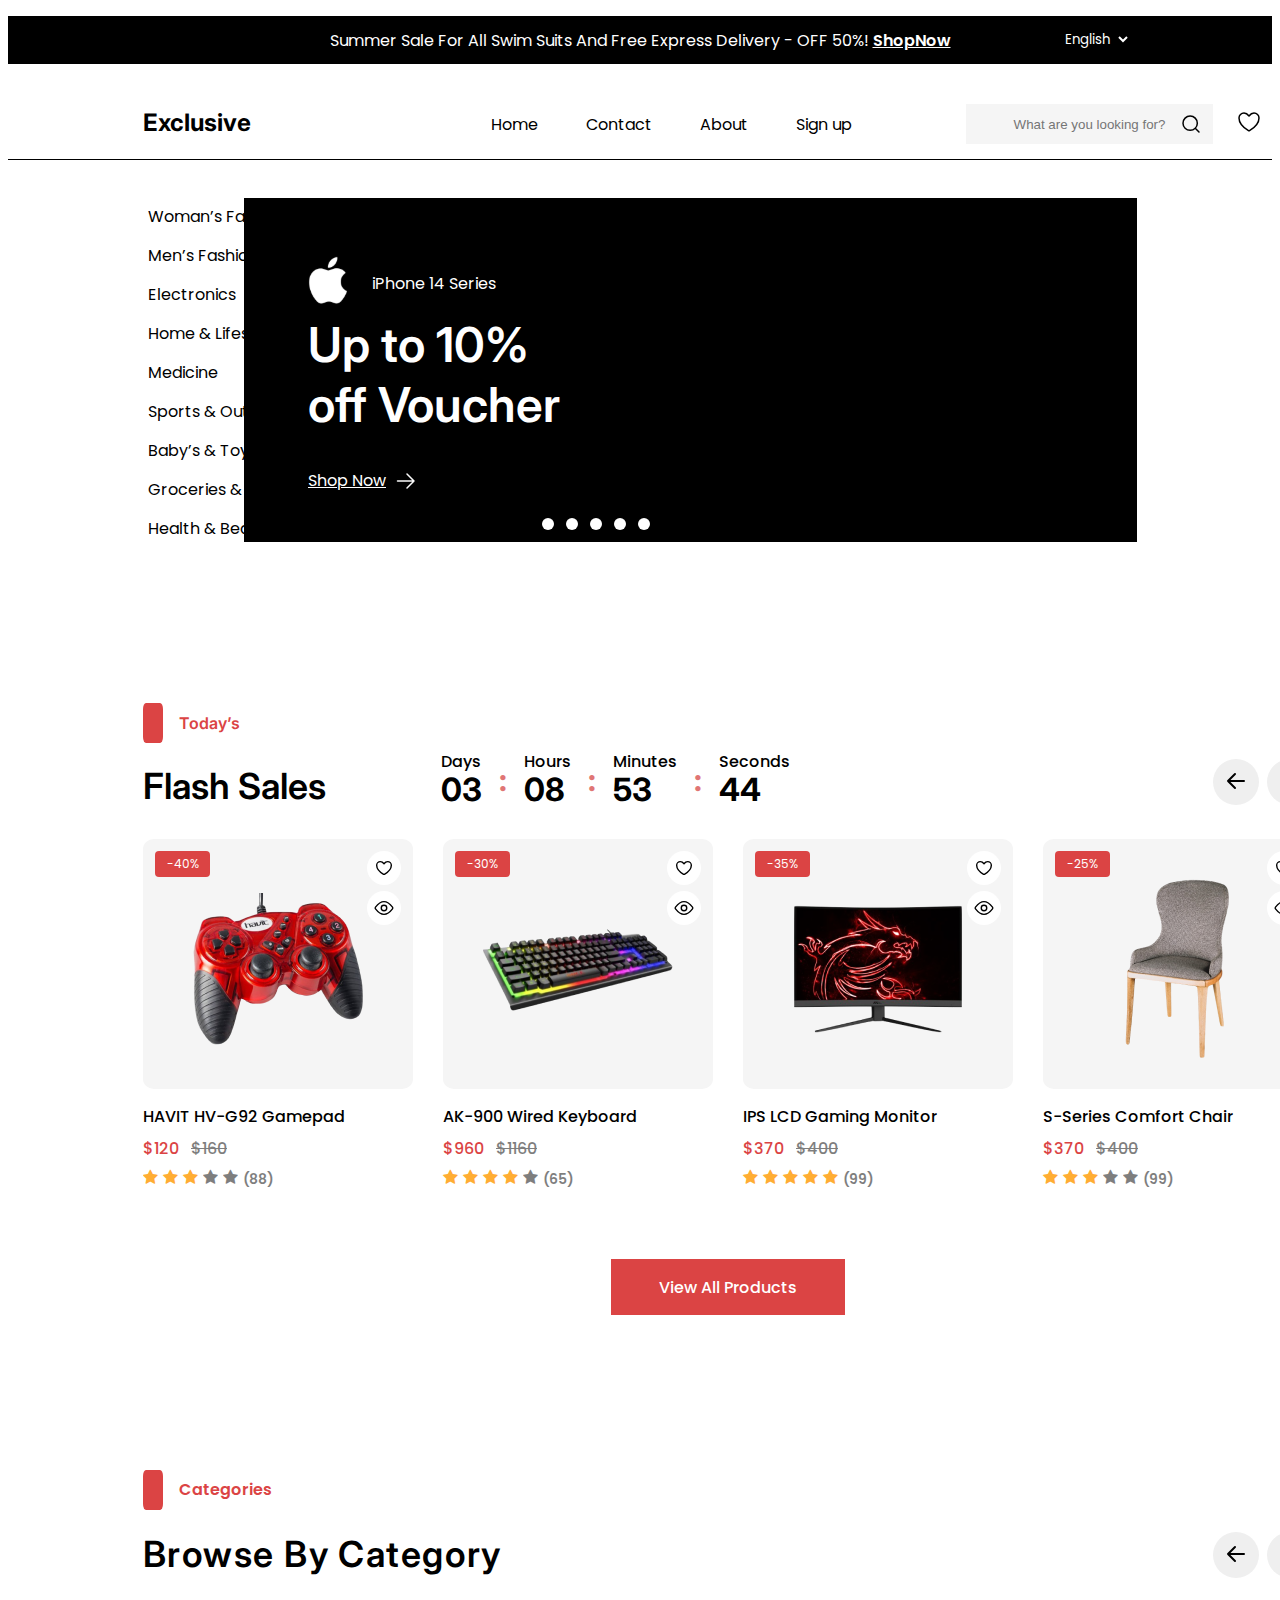
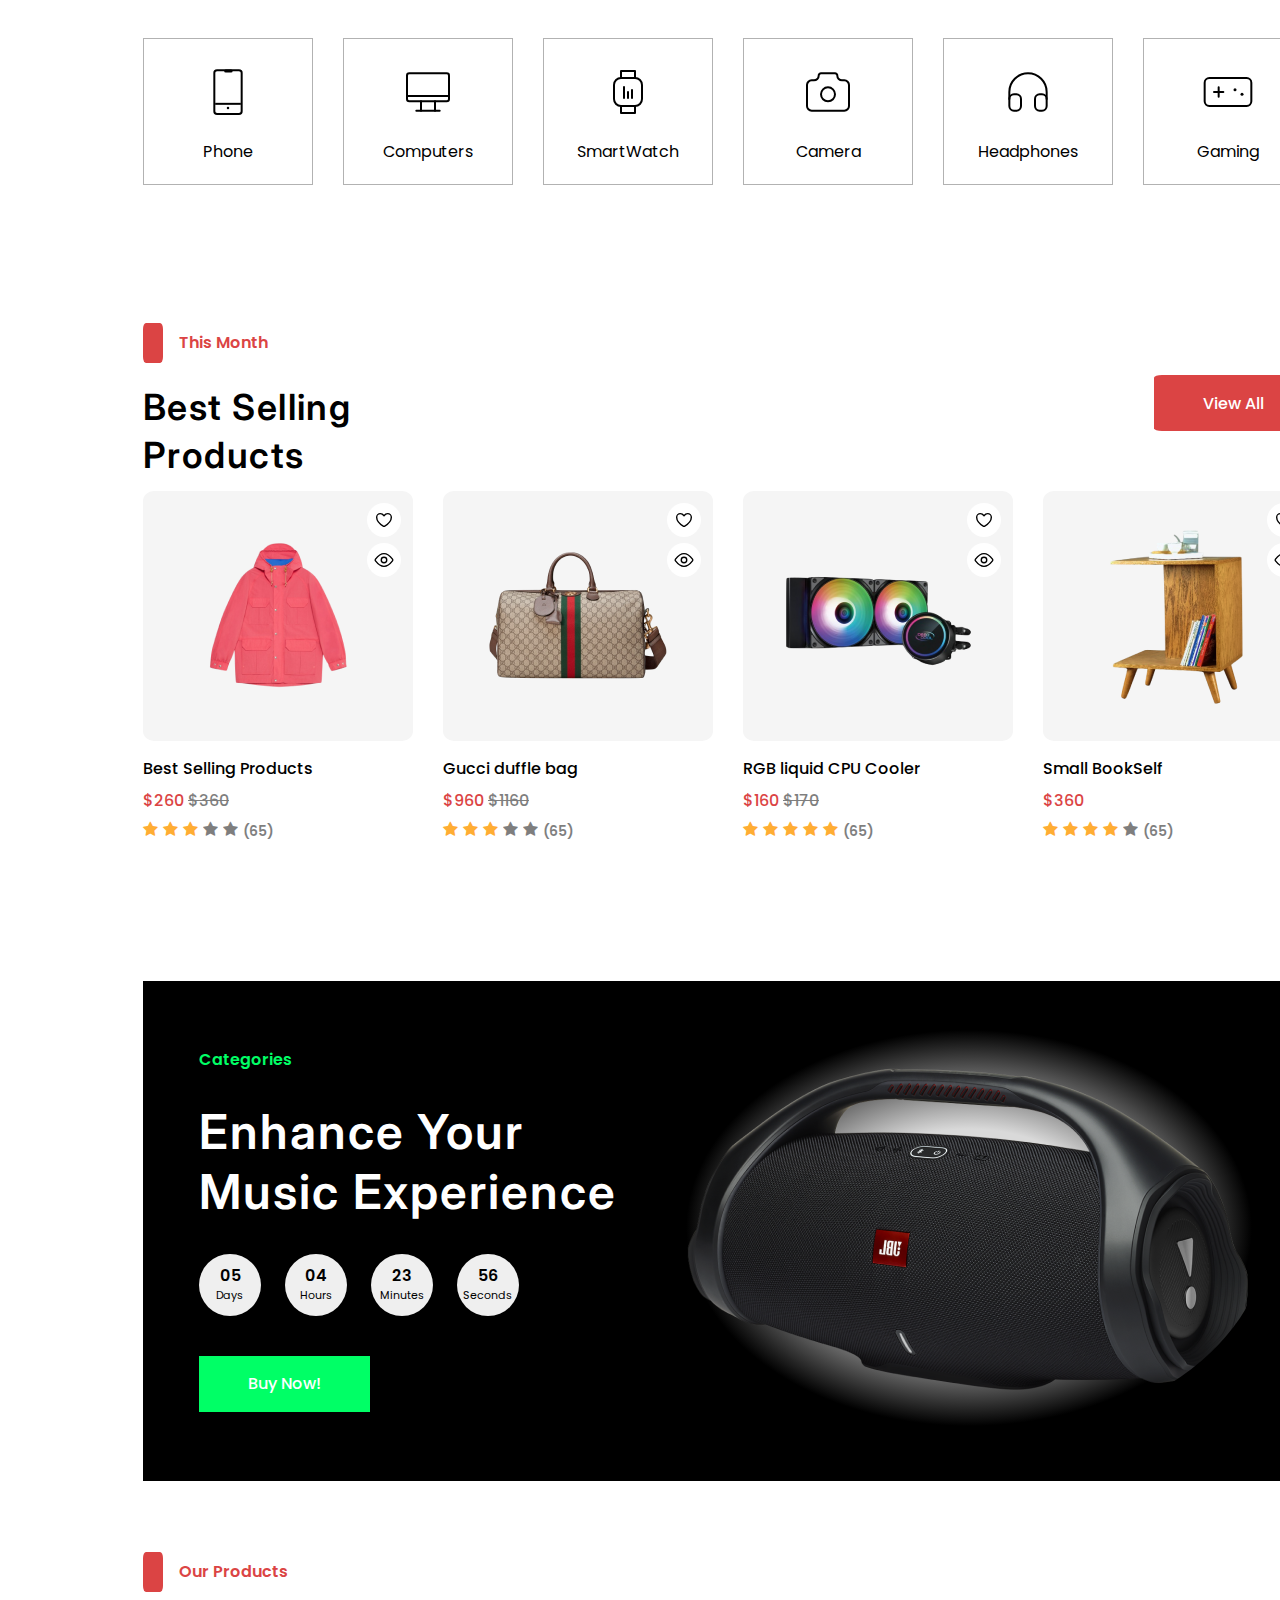
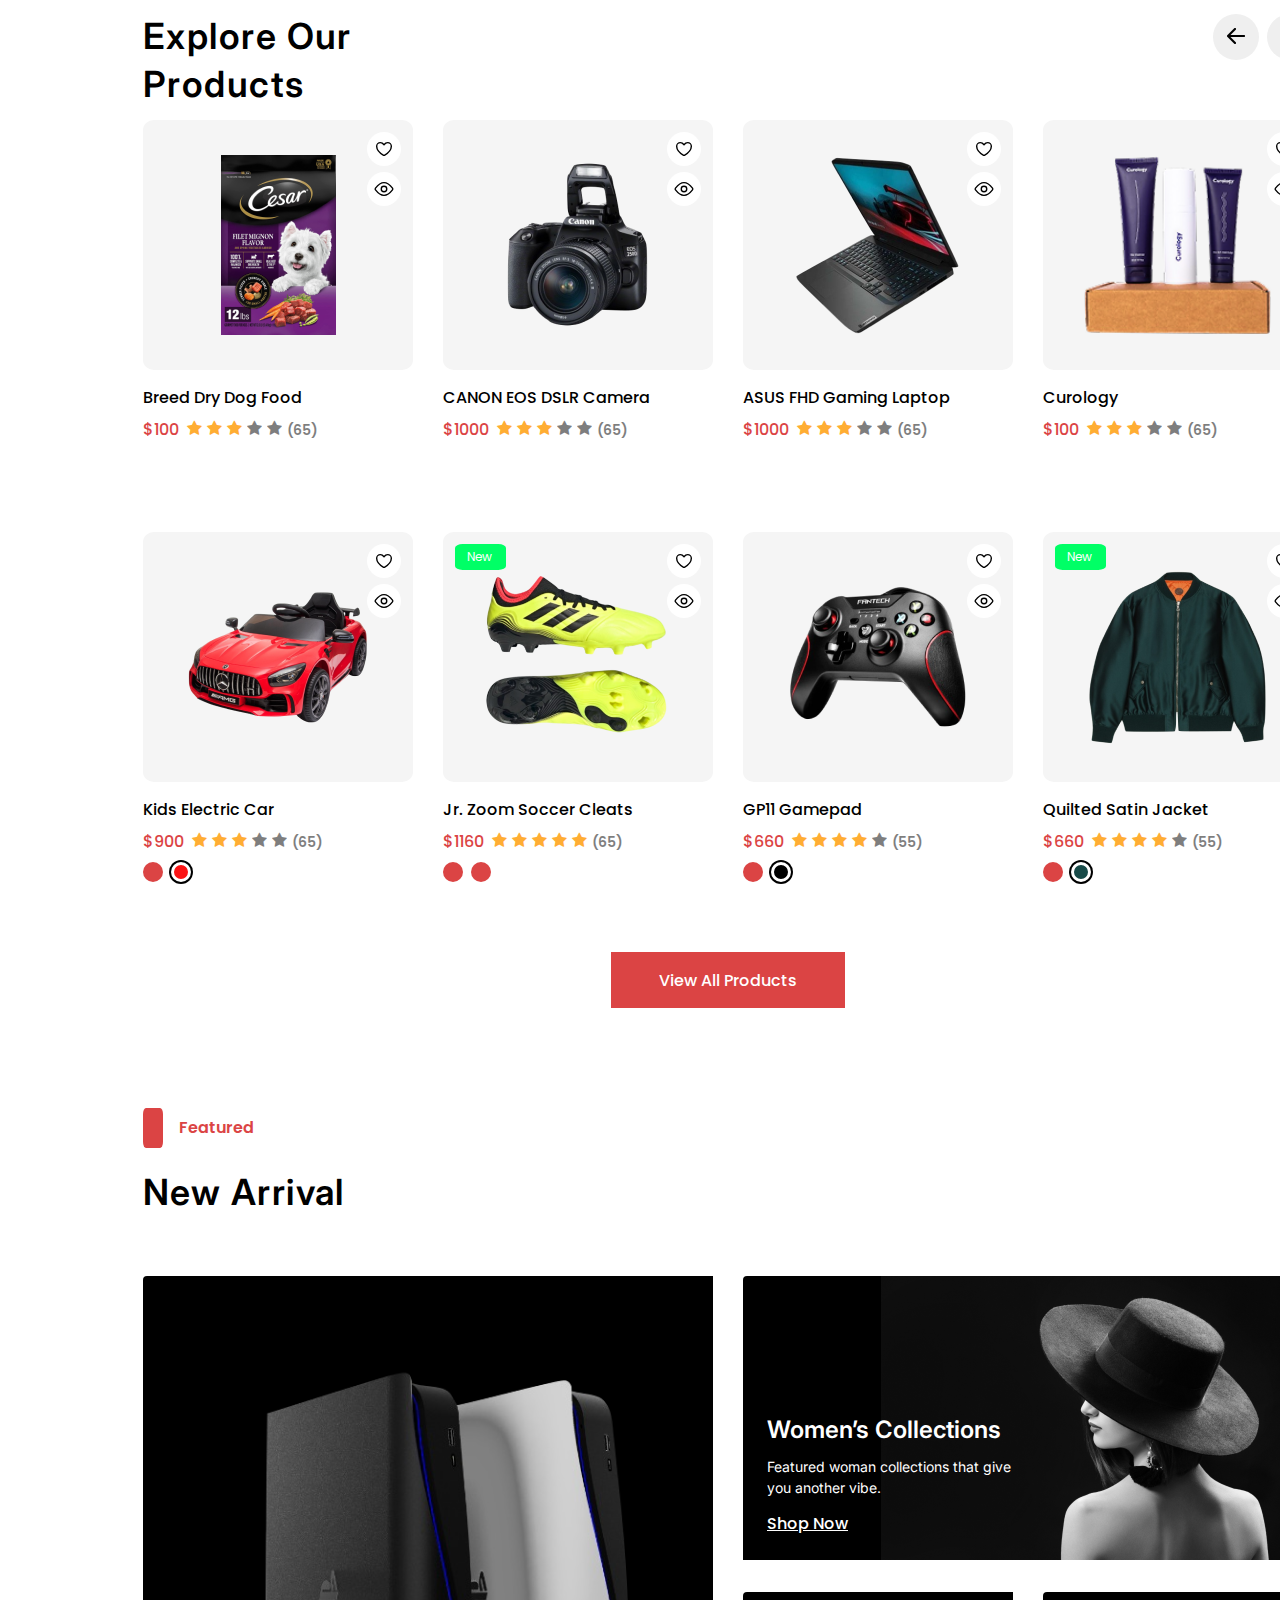
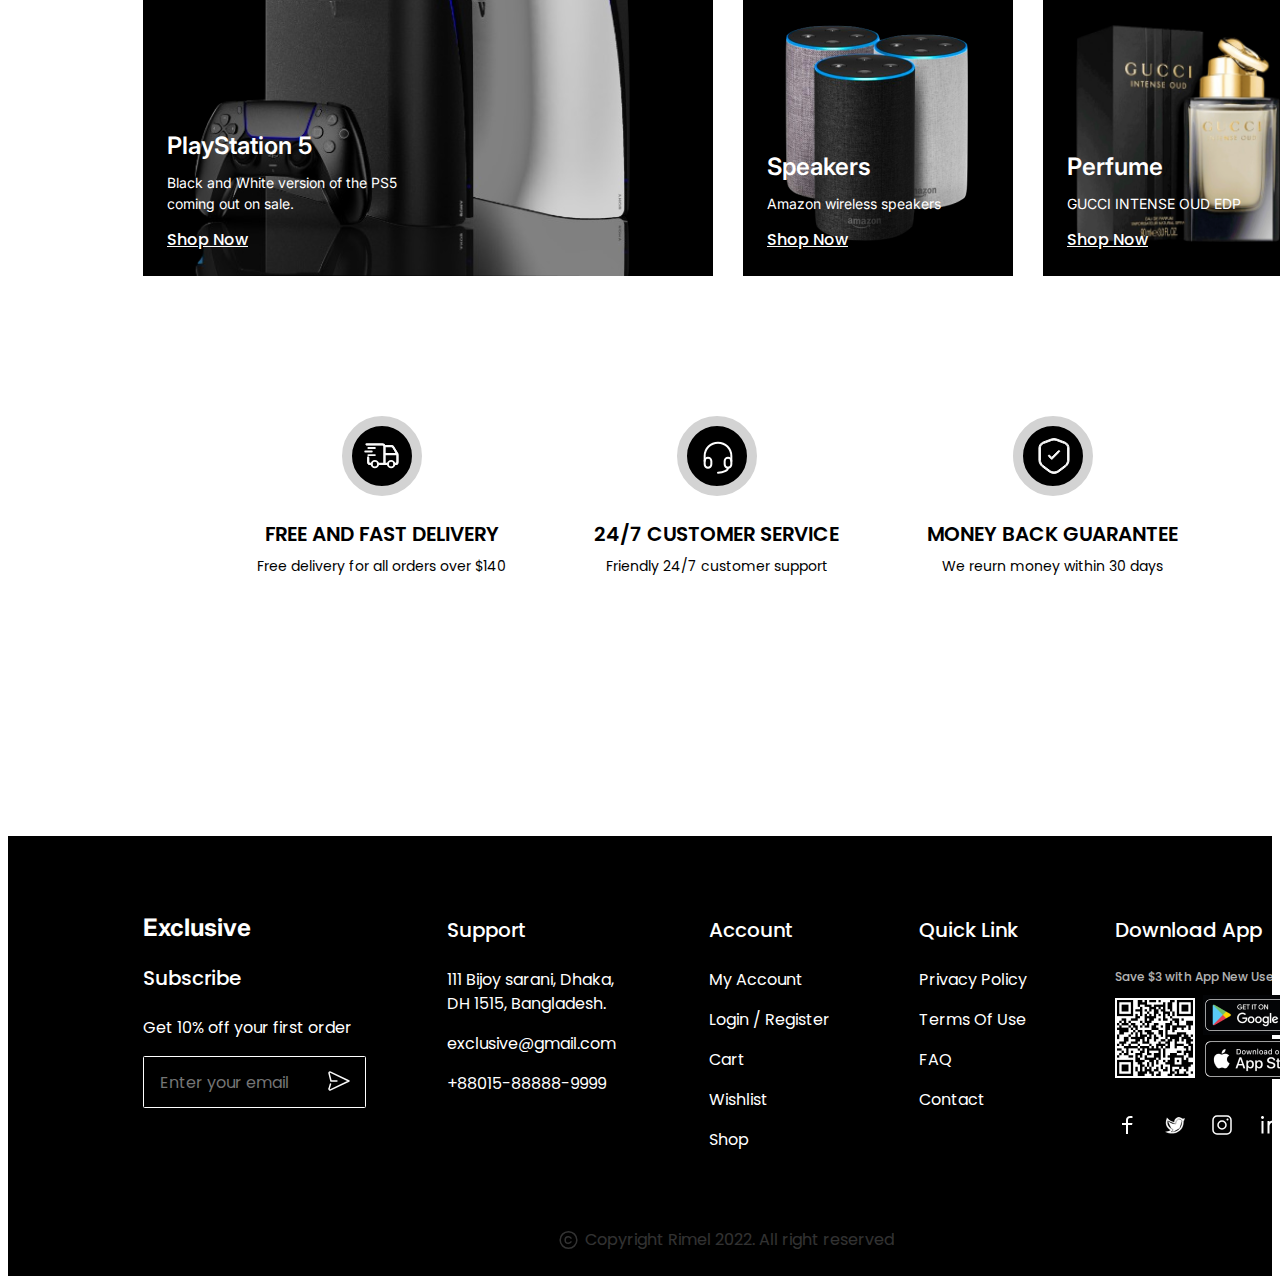
<file: index.html>
<!DOCTYPE html>
<html lang="en">

<head>
    <meta charset="UTF-8">
    <meta name="viewport" content="width=device-width, initial-scale=1.0">
    <title>comertial market</title>
    <link rel="stylesheet" href="style.css">
    <link rel="preconnect" href="https://fonts.googleapis.com">
    <link rel="preconnect" href="https://fonts.gstatic.com" crossorigin>
    <link
        href="https://fonts.googleapis.com/css2?family=Playfair+Display:ital,wght@0,900;1,900&family=Poppins:ital,wght@0,100;0,200;0,300;0,400;0,500;0,600;0,700;0,800;0,900;1,100;1,200;1,300;1,400;1,500;1,600;1,700;1,800;1,900&family=Raleway:ital,wght@0,100..900;1,100..900&display=swap"
        rel="stylesheet">
    <link rel="preconnect" href="https://fonts.googleapis.com">
    <link rel="preconnect" href="https://fonts.gstatic.com" crossorigin>
    <link
        href="https://fonts.googleapis.com/css2?family=Inter:ital,opsz,wght@0,14..32,100..900;1,14..32,100..900&family=Playfair+Display:ital,wght@0,900;1,900&family=Poppins:ital,wght@0,100;0,200;0,300;0,400;0,500;0,600;0,700;0,800;0,900;1,100;1,200;1,300;1,400;1,500;1,600;1,700;1,800;1,900&family=Raleway:ital,wght@0,100..900;1,100..900&display=swap"
        rel="stylesheet">
    <link rel="stylesheet" href="https://cdnjs.cloudflare.com/ajax/libs/font-awesome/4.7.0/css/font-awesome.min.css">
</head>

<body>
    <header class="header">
        <div class="header__top">
            <div class="banner">
                <p class="banner__text">
                    Summer Sale For All Swim Suits And Free Express Delivery - OFF 50%!
                    <a href="#" class="banner__link">ShopNow</a>
                </p>
                <div class="language__selector">
                    <select id="lang">
                        <option value="eng">English</option>
                        <option value="rus">Russian</option>
                        <option value="uzb">Uzbek</option>
                    </select>
                </div>

            </div>
            <nav class="menu">
                <div class="logo">
                    <p class="logo__text">Exclusive</p>
                </div>
                <ul class="menu ul">
                    <li class="menu li">
                        <a href="#" class="menu a">Home</a>
                    </li>
                    <li class="menu li">
                        <a href="contact.html" class="menu a">Contact</a>
                    </li>
                    <li class="menu li">
                        <a href="strory.html" class="menu a">About</a>
                    </li>
                    <li class="menu li">
                        <a href="signup.html" class="menu a">Sign up</a>
                    </li>
                </ul>
                <div class="search">
                    <input type="text" class="search__input" placeholder="What are you looking for?">
                    <button class="search__icon"><svg width="24" height="24" viewBox="0 0 24 24" fill="none"
                            xmlns="http://www.w3.org/2000/svg">
                            <path
                                d="M20 20L16.2223 16.2156M18.3158 11.1579C18.3158 13.0563 17.5617 14.8769 16.2193 16.2193C14.8769 17.5617 13.0563 18.3158 11.1579 18.3158C9.2595 18.3158 7.43886 17.5617 6.0965 16.2193C4.75413 14.8769 4 13.0563 4 11.1579C4 9.2595 4.75413 7.43886 6.0965 6.0965C7.43886 4.75413 9.2595 4 11.1579 4C13.0563 4 14.8769 4.75413 16.2193 6.0965C17.5617 7.43886 18.3158 9.2595 18.3158 11.1579V11.1579Z"
                                stroke="black" stroke-width="1.5" stroke-linecap="round" />
                        </svg>
                    </button>
                    <a href="wishlist.html" class="saved__icon"><svg width="32" height="32" viewBox="0 0 32 32" fill="none"
                            xmlns="http://www.w3.org/2000/svg">
                            <path
                                d="M11 7C8.239 7 6 9.216 6 11.95C6 14.157 6.875 19.395 15.488 24.69C15.6423 24.7839 15.8194 24.8335 16 24.8335C16.1806 24.8335 16.3577 24.7839 16.512 24.69C25.125 19.395 26 14.157 26 11.95C26 9.216 23.761 7 21 7C18.239 7 16 10 16 10C16 10 13.761 7 11 7Z"
                                stroke="black" stroke-width="1.5" stroke-linecap="round" stroke-linejoin="round" />
                        </svg>
                    </a>
                    <a href="cart.html" class="cart__icon"><svg width="32" height="32" viewBox="0 0 32 32" fill="none"
                            xmlns="http://www.w3.org/2000/svg">
                            <path
                                d="M11 27C11.5523 27 12 26.5523 12 26C12 25.4477 11.5523 25 11 25C10.4477 25 10 25.4477 10 26C10 26.5523 10.4477 27 11 27Z"
                                stroke="black" stroke-width="1.5" stroke-linecap="round" stroke-linejoin="round" />
                            <path
                                d="M25 27C25.5523 27 26 26.5523 26 26C26 25.4477 25.5523 25 25 25C24.4477 25 24 25.4477 24 26C24 26.5523 24.4477 27 25 27Z"
                                stroke="black" stroke-width="1.5" stroke-linecap="round" stroke-linejoin="round" />
                            <path d="M3 5H7L10 22H26" stroke="black" stroke-width="1.5" stroke-linecap="round"
                                stroke-linejoin="round" />
                            <path
                                d="M10 16.6667H25.59C25.7056 16.6667 25.8177 16.6267 25.9072 16.5535C25.9966 16.4802 26.0579 16.3782 26.0806 16.2648L27.8806 7.26479C27.8951 7.19222 27.8934 7.11733 27.8755 7.04552C27.8575 6.97371 27.8239 6.90678 27.7769 6.84956C27.73 6.79234 27.6709 6.74625 27.604 6.71462C27.5371 6.68299 27.464 6.66661 27.39 6.66666H8"
                                stroke="black" stroke-width="1.5" stroke-linecap="round" stroke-linejoin="round" />
                        </svg>
                    </a>
                    <span class="user__icon">
                        <svg width="32" height="32" viewBox="0 0 32 32" fill="none"
                            xmlns="http://www.w3.org/2000/svg">
                            <path
                                d="M24 27V24.3333C24 22.9188 23.5224 21.5623 22.6722 20.5621C21.8221 19.5619 20.669 19 19.4667 19H11.5333C10.331 19 9.17795 19.5619 8.32778 20.5621C7.47762 21.5623 7 22.9188 7 24.3333V27"
                                stroke="black" stroke-width="1.5" stroke-linecap="round" stroke-linejoin="round" />
                            <path
                                d="M16.5 14C18.9853 14 21 11.9853 21 9.5C21 7.01472 18.9853 5 16.5 5C14.0147 5 12 7.01472 12 9.5C12 11.9853 14.0147 14 16.5 14Z"
                                stroke="black" stroke-width="1.5" stroke-linecap="round" stroke-linejoin="round" />
                        </svg>
                        <div class="modal">
                            <div class="modal__list">
                                <div class="modal__item">
                                    <span class="modal__icon"><svg width="32" height="32" viewBox="0 0 32 32" fill="none" xmlns="http://www.w3.org/2000/svg">
                                        <path d="M24 27V24.3333C24 22.9188 23.5224 21.5623 22.6722 20.5621C21.8221 19.5619 20.669 19 19.4667 19H11.5333C10.331 19 9.17795 19.5619 8.32778 20.5621C7.47762 21.5623 7 22.9188 7 24.3333V27" stroke="#FAFAFA" stroke-width="1.5" stroke-linecap="round" stroke-linejoin="round"/>
                                        <path d="M16.5 14C18.9853 14 21 11.9853 21 9.5C21 7.01472 18.9853 5 16.5 5C14.0147 5 12 7.01472 12 9.5C12 11.9853 14.0147 14 16.5 14Z" stroke="#FAFAFA" stroke-width="1.5" stroke-linecap="round" stroke-linejoin="round"/>
                                        </svg>
                                        </span>
                                    <a href="account.html" class="modal__link">Manage My Account</a>
                                </div>
                                <div class="modal__item">
                                    <span class="modal__icon"><svg width="24" height="24" viewBox="0 0 24 24" fill="none" xmlns="http://www.w3.org/2000/svg">
                                        <path d="M3 6.3V20.5C3 20.7652 3.10536 21.0196 3.29289 21.2071C3.48043 21.3946 3.73478 21.5 4 21.5H20C20.2652 21.5 20.5196 21.3946 20.7071 21.2071C20.8946 21.0196 21 20.7652 21 20.5V6.3H3Z" stroke="#FAFAFA" stroke-width="1.5" stroke-linejoin="round"/>
                                        <path d="M21 6.3L18.1665 2.5H5.8335L3 6.3M15.7775 9.6C15.7775 11.699 14.0865 13.4 12 13.4C9.9135 13.4 8.222 11.699 8.222 9.6" stroke="#FAFAFA" stroke-width="1.5" stroke-linecap="round" stroke-linejoin="round"/>
                                        </svg>
                                        </span>
                                    <a href="chekout.html" class="modal__link">My Order</a>
                                </div>
                                <div class="modal__item">
                                    <span class="modal__icon"><svg width="24" height="24" viewBox="0 0 24 24" fill="none" xmlns="http://www.w3.org/2000/svg">
                                        <g clip-path="url(#clip0_6316_458)">
                                        <path d="M8 16L12 12M16 8L11.9992 12M11.9992 12L8 8M12 12L16 16" stroke="#FAFAFA" stroke-width="1.5" stroke-linecap="round" stroke-linejoin="round"/>
                                        <circle cx="12" cy="12" r="11.25" stroke="white" stroke-width="1.5"/>
                                        </g>
                                        <defs>
                                        <clipPath id="clip0_6316_458">
                                        <rect width="24" height="24" fill="white"/>
                                        </clipPath>
                                        </defs>
                                        </svg>
                                        </span>
                                    <a href="cart.html" class="modal__link">My Cancellations</a>
                                </div>
                                <div class="modal__item">
                                    <span class="modal__icon"><svg width="24" height="24" viewBox="0 0 24 24" fill="none" xmlns="http://www.w3.org/2000/svg">
                                        <path d="M19.8284 9.93621C20.4517 9.93621 20.7176 10.7286 20.2205 11.1046L16.8905 13.6234C16.1688 14.1693 15.8661 15.1087 16.1334 15.9732L17.3864 20.0261C17.5735 20.6312 16.8729 21.1193 16.3701 20.7341L13.3075 18.3879C12.536 17.7969 11.464 17.7969 10.6925 18.3879L7.61357 20.7466C7.11152 21.1312 6.41161 20.645 6.59677 20.0403L7.83243 16.0046C8.09532 15.146 7.79694 14.2145 7.08413 13.6684L3.73432 11.1022C3.24111 10.7244 3.50831 9.93621 4.12961 9.93621H8.12744C9.07024 9.93621 9.90305 9.32198 10.1815 8.42125L11.379 4.5479C11.5678 3.93721 12.4322 3.93722 12.621 4.5479L13.8185 8.42124C14.0969 9.32198 14.9298 9.93621 15.8726 9.93621H19.8284Z" stroke="#FAFAFA" stroke-width="1.5"/>
                                        </svg>
                                        </span>
                                    <a href="product.html" class="modal__link">My Reviews</a>
                                </div>
                                <div class="modal__item">
                                    <span class="modal__icon"><svg width="24" height="24" viewBox="0 0 24 24" fill="none" xmlns="http://www.w3.org/2000/svg">
                                        <path d="M4 12H13.5M6 15L3 12L6 9M11 7V6C11 5.46957 11.2107 4.96086 11.5858 4.58579C11.9609 4.21071 12.4696 4 13 4H18C18.5304 4 19.0391 4.21071 19.4142 4.58579C19.7893 4.96086 20 5.46957 20 6V18C20 18.5304 19.7893 19.0391 19.4142 19.4142C19.0391 19.7893 18.5304 20 18 20H13C12.4696 20 11.9609 19.7893 11.5858 19.4142C11.2107 19.0391 11 18.5304 11 18V17" stroke="#FAFAFA" stroke-width="1.5" stroke-linecap="round" stroke-linejoin="round"/>
                                        </svg>
                                        </span>
                                    <a href="login.html" class="modal__link">Logout</a>
                                </div>
                            </div>
                        </div>
                    </button>
                </div>
            </nav>
            <div class="border__bottom"></div>
        </div>
        <div class="header__bottom">
            <div class="sidebar">
                <ul class="sidebar ul">
                    <li class="sidebar li">
                        <a href="#" class="sidebar a">
                            <span>Woman’s Fashion</span>
                            <span class="arrow__icon"><svg width="24" height="24" viewBox="0 0 24 24" fill="none" xmlns="http://www.w3.org/2000/svg">
                                <path d="M12.95 11.636L8 6.68597L9.414 5.27197L15.778 11.636L9.414 18L8 16.586L12.95 11.636Z" fill="black"/>
                                </svg>
                            </span>
                        </a>
                    </li>
                    <li class="sidebar li">
                        <a href="#" class="sidebar a">
                            <span>Men’s Fashion</span>
                            <span class="arrow__icon"><svg width="24" height="24" viewBox="0 0 24 24" fill="none" xmlns="http://www.w3.org/2000/svg">
                                <path d="M12.95 11.636L8 6.68597L9.414 5.27197L15.778 11.636L9.414 18L8 16.586L12.95 11.636Z" fill="black"/>
                                </svg>
                            </span>
                        </a>
                    </li>
                    <li class="sidebar li">
                        <a href="#" class="sidebar a">
                            <span>Electronics</span>
                        </a>
                    </li>
                    <li class="sidebar li">
                        <a href="#" class="sidebar a">
                            <span>Home & Lifestyle</span>
                        </a>
                    </li>
                    <li class="sidebar li">
                        <a href="#" class="sidebar a">
                            <span>Medicine</span>
                        </a>
                    </li>
                    <li class="sidebar li">
                        <a href="#" class="sidebar a">
                            <span>Sports & Outdoor</span>
                        </a>
                    </li>
                    <li class="sidebar li">
                        <a href="#" class="sidebar a">
                            <span>Baby’s & Toys</span>
                        </a>
                    </li>
                    <li class="sidebar li">
                        <a href="#" class="sidebar a">
                            <span>Groceries & Pets</span>
                        </a>
                    </li>
                    <li class="sidebar li">
                        <a href="#" class="sidebar a">
                            <span>Health & Beauty</span>
                        </a>
                    </li>
                </ul>
            </div>
            <div class="slideshow">
                <span class="apple__logo"> 
                    <svg width="40" height="49" viewBox="0 0 40 49" fill="none" xmlns="http://www.w3.org/2000/svg" xmlns:xlink="http://www.w3.org/1999/xlink">
                        <rect width="40" height="49" fill="url(#pattern0_45_265)"/>
                        <defs>
                        <pattern id="pattern0_45_265" patternContentUnits="objectBoundingBox" width="1" height="1">
                        <use xlink:href="#image0_45_265" transform="matrix(0.00199495 0 0 0.00162551 -0.218182 -0.0888889)"/>
                        </pattern>
                        <image id="image0_45_265" width="720" height="720" preserveAspectRatio="none" xlink:href="[data-uri]"/>
                        </defs>
                        </svg>
                        
                </span>
                <p class="series">iPhone 14 Series</p>
                <p class="slide__text">Up to 10% off Voucher</p>
                <a href="#" class="slide__btn">
                    <span>Shop Now</span>
                    <span class="slide__btn-item"><svg width="24" height="24" viewBox="0 0 24 24" fill="none" xmlns="http://www.w3.org/2000/svg">
                        <path d="M3.5 12H20M20 12L13 5M20 12L13 19" stroke="#FAFAFA" stroke-width="1.5" stroke-linecap="round" stroke-linejoin="round"/>
                        </svg>
                    </span>
                </a>
                <img src="/assets/iphone 15.png" alt="" class="slide__img">
                <img src="/assets2/pngimg.com - iphone16_PNG13.png" alt="" class="slide__img">
                <img src="/assets2/pngimg.com - iphone16_PNG24.png" alt="" class="slide__img">
                <img src="/assets2/pngimg.com - iphone16_PNG35.png" alt="" class="slide__img">
                <img src="/assets2/pngimg.com - iphone16_PNG36.png" alt="" class="slide__img">
                <div class="slider__indicator">
                    <div class="indicator" data-index="0"></div>
                    <div class="indicator" data-index="1"></div>
                    <div class="indicator" data-index="2"></div>
                    <div class="indicator" data-index="3"></div>
                    <div class="indicator" data-index="4"></div>
                </div>
            </div>
        </div>
    </header>
    <container class="sales">
        <div class="sales__top">
            <div class="sales__top-title">
                <div class="rectangle"></div>
                <p class="sales__title">Today’s</p>
            </div>
            <div class="sales__footer">
                <p class="sales__text">Flash Sales</p>
                <div class="sales__timer">
                    <div class="sales__timer-item">
                        <span class="sales__timer-title">Days</span>
                        <span class="sales__timer-text">03</span>
                    </div>
                    <span class="dot">:</span>
                    <div class="sales__timer-item">
                        <span class="sales__timer-title">Hours</span>
                        <span class="sales__timer-text">08</span>
                    </div>
                    <span class="dot">:</span>
                    <div class="sales__timer-item">
                        <span class="sales__timer-title">Minutes</span>
                        <span class="sales__timer-text">53</span>
                    </div>
                    <span class="dot">:</span>
                    <div class="sales__timer-item">
                        <span class="sales__timer-title">Seconds</span>
                        <span class="sales__timer-text">44</span>
                    </div>
                </div>
                <div class="navigation__button">
                    <button class="prev__btn">
                        <svg width="24" height="24" viewBox="0 0 24 24" fill="none" xmlns="http://www.w3.org/2000/svg">
                            <path d="M11 5L4 12L11 19M4 12H20" stroke="black" stroke-width="2" stroke-linecap="round" stroke-linejoin="round"/>
                        </svg>                            
                    </button>
                    <button class="next__btn">
                        <svg width="24" height="24" viewBox="0 0 24 24" fill="none" xmlns="http://www.w3.org/2000/svg">
                            <path d="M3.5 12H20M20 12L13 5M20 12L13 19" stroke="black" stroke-width="1.5" stroke-linecap="round" stroke-linejoin="round"/>
                        </svg>                            
                    </button>
                </div>
            </div>
            <div class="product">
                <div class="product__item">
                    <div class="img__section">
                        <button class="add-to-cart-btn"> Add To Cart </button>
                        <div class="product__discount">
                            <span class="product__discount-text">-40%</span>
                        </div>
                        <img src="/assets/Frame 611.png" alt="" class="product__img">
                        <button class="wish__list"><svg width="24" height="24" viewBox="0 0 24 24" fill="none" xmlns="http://www.w3.org/2000/svg">
                            <path d="M8 5C5.7912 5 4 6.73964 4 8.88594C4 10.6185 4.7 14.7305 11.5904 18.8873C11.7138 18.961 11.8555 19 12 19C12.1445 19 12.2862 18.961 12.4096 18.8873C19.3 14.7305 20 10.6185 20 8.88594C20 6.73964 18.2088 5 16 5C13.7912 5 12 7.35511 12 7.35511C12 7.35511 10.2088 5 8 5Z" stroke="black" stroke-width="1.5" stroke-linecap="round" stroke-linejoin="round"/>
                            </svg>
                        </button>
                        <button class="view__btn"><svg width="24" height="24" viewBox="0 0 24 24" fill="none" xmlns="http://www.w3.org/2000/svg">
                            <path d="M21.2565 10.962C21.7305 11.582 21.7305 12.419 21.2565 13.038C19.7635 14.987 16.1815 19 11.9995 19C7.81752 19 4.23552 14.987 2.74252 13.038C2.51191 12.7411 2.38672 12.3759 2.38672 12C2.38672 11.6241 2.51191 11.2589 2.74252 10.962C4.23552 9.013 7.81752 5 11.9995 5C16.1815 5 19.7635 9.013 21.2565 10.962V10.962Z" stroke="black" stroke-width="1.5" stroke-linecap="round" stroke-linejoin="round"/>
                            <path d="M12 15C13.6569 15 15 13.6569 15 12C15 10.3431 13.6569 9 12 9C10.3431 9 9 10.3431 9 12C9 13.6569 10.3431 15 12 15Z" stroke="black" stroke-width="1.5" stroke-linecap="round" stroke-linejoin="round"/>
                            </svg>
                        </button>
                    </div>
                    <p class="product__name">HAVIT HV-G92 Gamepad</p>
                    <div class="product__price">
                        <span class="current__price">$120</span>
                        <span class="original__price">$160</span>
                    </div>
                    <div class="product__rating">
                        <span class="fa fa-star approved"></span>
                        <span class="fa fa-star approved"></span>
                        <span class="fa fa-star approved"></span>
                        <span class="fa fa-star not-approved"></span>
                        <span class="fa fa-star not-approved"></span>
                        <p class="rating__count">(88)</p>
                    </div>
                </div>
                <div class="product__item">
                    <div class="img__section">
                        <button class="add-to-cart-btn"> Add To Cart </button>
                        <div class="product__discount">
                            <span class="product__discount-text">-30%</span>
                        </div>
                        <img src="/assets/keyboard.png" alt="" class="product__img">
                        <button class="wish__list"><svg width="24" height="24" viewBox="0 0 24 24" fill="none" xmlns="http://www.w3.org/2000/svg">
                            <path d="M8 5C5.7912 5 4 6.73964 4 8.88594C4 10.6185 4.7 14.7305 11.5904 18.8873C11.7138 18.961 11.8555 19 12 19C12.1445 19 12.2862 18.961 12.4096 18.8873C19.3 14.7305 20 10.6185 20 8.88594C20 6.73964 18.2088 5 16 5C13.7912 5 12 7.35511 12 7.35511C12 7.35511 10.2088 5 8 5Z" stroke="black" stroke-width="1.5" stroke-linecap="round" stroke-linejoin="round"/>
                            </svg>
                        </button>
                        <button class="view__btn"><svg width="24" height="24" viewBox="0 0 24 24" fill="none" xmlns="http://www.w3.org/2000/svg">
                            <path d="M21.2565 10.962C21.7305 11.582 21.7305 12.419 21.2565 13.038C19.7635 14.987 16.1815 19 11.9995 19C7.81752 19 4.23552 14.987 2.74252 13.038C2.51191 12.7411 2.38672 12.3759 2.38672 12C2.38672 11.6241 2.51191 11.2589 2.74252 10.962C4.23552 9.013 7.81752 5 11.9995 5C16.1815 5 19.7635 9.013 21.2565 10.962V10.962Z" stroke="black" stroke-width="1.5" stroke-linecap="round" stroke-linejoin="round"/>
                            <path d="M12 15C13.6569 15 15 13.6569 15 12C15 10.3431 13.6569 9 12 9C10.3431 9 9 10.3431 9 12C9 13.6569 10.3431 15 12 15Z" stroke="black" stroke-width="1.5" stroke-linecap="round" stroke-linejoin="round"/>
                            </svg>
                        </button>
                    </div>
                    <p class="product__name">AK-900 Wired Keyboard</p>
                    <div class="product__price">
                        <span class="current__price">$960</span>
                        <span class="original__price">$1160</span>
                    </div>
                    <div class="product__rating">
                        <span class="fa fa-star approved"></span>
                        <span class="fa fa-star approved"></span>
                        <span class="fa fa-star approved"></span>
                        <span class="fa fa-star approved"></span>
                        <span class="fa fa-star not-approved"></span>
                        <p class="rating__count">(65)</p>
                    </div>
                </div>
                <div class="product__item">
                    <div class="img__section">
                        <button class="add-to-cart-btn"> Add To Cart </button>
                        <div class="product__discount">
                            <span class="product__discount-text">-35%</span>
                        </div>
                        <img src="/assets/monitor.png" alt="" class="product__img">
                        <button class="wish__list"><svg width="24" height="24" viewBox="0 0 24 24" fill="none" xmlns="http://www.w3.org/2000/svg">
                            <path d="M8 5C5.7912 5 4 6.73964 4 8.88594C4 10.6185 4.7 14.7305 11.5904 18.8873C11.7138 18.961 11.8555 19 12 19C12.1445 19 12.2862 18.961 12.4096 18.8873C19.3 14.7305 20 10.6185 20 8.88594C20 6.73964 18.2088 5 16 5C13.7912 5 12 7.35511 12 7.35511C12 7.35511 10.2088 5 8 5Z" stroke="black" stroke-width="1.5" stroke-linecap="round" stroke-linejoin="round"/>
                            </svg>
                        </button>
                        <button class="view__btn"><svg width="24" height="24" viewBox="0 0 24 24" fill="none" xmlns="http://www.w3.org/2000/svg">
                            <path d="M21.2565 10.962C21.7305 11.582 21.7305 12.419 21.2565 13.038C19.7635 14.987 16.1815 19 11.9995 19C7.81752 19 4.23552 14.987 2.74252 13.038C2.51191 12.7411 2.38672 12.3759 2.38672 12C2.38672 11.6241 2.51191 11.2589 2.74252 10.962C4.23552 9.013 7.81752 5 11.9995 5C16.1815 5 19.7635 9.013 21.2565 10.962V10.962Z" stroke="black" stroke-width="1.5" stroke-linecap="round" stroke-linejoin="round"/>
                            <path d="M12 15C13.6569 15 15 13.6569 15 12C15 10.3431 13.6569 9 12 9C10.3431 9 9 10.3431 9 12C9 13.6569 10.3431 15 12 15Z" stroke="black" stroke-width="1.5" stroke-linecap="round" stroke-linejoin="round"/>
                            </svg>
                        </button>
                    </div>
                    <p class="product__name">IPS LCD Gaming Monitor</p>
                    <div class="product__price">
                        <span class="current__price">$370</span>
                        <span class="original__price">$400</span>
                    </div>
                    <div class="product__rating">
                        <span class="fa fa-star approved"></span>
                        <span class="fa fa-star approved"></span>
                        <span class="fa fa-star approved"></span>
                        <span class="fa fa-star approved"></span>
                        <span class="fa fa-star approved"></span>
                        <p class="rating__count">(99)</p>
                    </div>
                </div>
                <div class="product__item">
                    <div class="img__section">
                        <button class="add-to-cart-btn"> Add To Cart </button>
                        <div class="product__discount">
                            <span class="product__discount-text">-25%</span>
                        </div>
                        <img src="/assets/chair.png" alt="" class="product__img">
                        <button class="wish__list"><svg width="24" height="24" viewBox="0 0 24 24" fill="none" xmlns="http://www.w3.org/2000/svg">
                            <path d="M8 5C5.7912 5 4 6.73964 4 8.88594C4 10.6185 4.7 14.7305 11.5904 18.8873C11.7138 18.961 11.8555 19 12 19C12.1445 19 12.2862 18.961 12.4096 18.8873C19.3 14.7305 20 10.6185 20 8.88594C20 6.73964 18.2088 5 16 5C13.7912 5 12 7.35511 12 7.35511C12 7.35511 10.2088 5 8 5Z" stroke="black" stroke-width="1.5" stroke-linecap="round" stroke-linejoin="round"/>
                            </svg>
                        </button>
                        <button class="view__btn"><svg width="24" height="24" viewBox="0 0 24 24" fill="none" xmlns="http://www.w3.org/2000/svg">
                            <path d="M21.2565 10.962C21.7305 11.582 21.7305 12.419 21.2565 13.038C19.7635 14.987 16.1815 19 11.9995 19C7.81752 19 4.23552 14.987 2.74252 13.038C2.51191 12.7411 2.38672 12.3759 2.38672 12C2.38672 11.6241 2.51191 11.2589 2.74252 10.962C4.23552 9.013 7.81752 5 11.9995 5C16.1815 5 19.7635 9.013 21.2565 10.962V10.962Z" stroke="black" stroke-width="1.5" stroke-linecap="round" stroke-linejoin="round"/>
                            <path d="M12 15C13.6569 15 15 13.6569 15 12C15 10.3431 13.6569 9 12 9C10.3431 9 9 10.3431 9 12C9 13.6569 10.3431 15 12 15Z" stroke="black" stroke-width="1.5" stroke-linecap="round" stroke-linejoin="round"/>
                            </svg>
                        </button>
                    </div>
                    <p class="product__name">S-Series Comfort Chair </p>
                    <div class="product__price">
                        <span class="current__price">$370</span>
                        <span class="original__price">$400</span>
                    </div>
                    <div class="product__rating">
                        <span class="fa fa-star approved"></span>
                        <span class="fa fa-star approved"></span>
                        <span class="fa fa-star approved"></span>
                        <span class="fa fa-star not-approved"></span>
                        <span class="fa fa-star not-approved"></span>
                        <p class="rating__count">(99)</p>
                    </div>
                </div>
                <div class="product__item">
                    <div class="img__section">
                        <button class="add-to-cart-btn"> Add To Cart </button>
                        <div class="product__discount">
                            <span class="product__discount-text">-40%</span>
                        </div>
                        <img src="/assets/Frame 611.png" alt="" class="product__img">
                        <button class="wish__list"><svg width="24" height="24" viewBox="0 0 24 24" fill="none" xmlns="http://www.w3.org/2000/svg">
                            <path d="M8 5C5.7912 5 4 6.73964 4 8.88594C4 10.6185 4.7 14.7305 11.5904 18.8873C11.7138 18.961 11.8555 19 12 19C12.1445 19 12.2862 18.961 12.4096 18.8873C19.3 14.7305 20 10.6185 20 8.88594C20 6.73964 18.2088 5 16 5C13.7912 5 12 7.35511 12 7.35511C12 7.35511 10.2088 5 8 5Z" stroke="black" stroke-width="1.5" stroke-linecap="round" stroke-linejoin="round"/>
                            </svg>
                        </button>
                        <button class="view__btn"><svg width="24" height="24" viewBox="0 0 24 24" fill="none" xmlns="http://www.w3.org/2000/svg">
                            <path d="M21.2565 10.962C21.7305 11.582 21.7305 12.419 21.2565 13.038C19.7635 14.987 16.1815 19 11.9995 19C7.81752 19 4.23552 14.987 2.74252 13.038C2.51191 12.7411 2.38672 12.3759 2.38672 12C2.38672 11.6241 2.51191 11.2589 2.74252 10.962C4.23552 9.013 7.81752 5 11.9995 5C16.1815 5 19.7635 9.013 21.2565 10.962V10.962Z" stroke="black" stroke-width="1.5" stroke-linecap="round" stroke-linejoin="round"/>
                            <path d="M12 15C13.6569 15 15 13.6569 15 12C15 10.3431 13.6569 9 12 9C10.3431 9 9 10.3431 9 12C9 13.6569 10.3431 15 12 15Z" stroke="black" stroke-width="1.5" stroke-linecap="round" stroke-linejoin="round"/>
                            </svg>
                        </button>
                    </div>
                    <p class="product__name">HAVIT HV-G92 Gamepad</p>
                    <div class="product__price">
                        <span class="current__price">$120</span>
                        <span class="original__price">$160</span>
                    </div>
                    <div class="product__rating">
                        <span class="fa fa-star approved"></span>
                        <span class="fa fa-star approved"></span>
                        <span class="fa fa-star approved"></span>
                        <span class="fa fa-star not-approved"></span>
                        <span class="fa fa-star not-approved"></span>
                        <p class="rating__count">(88)</p>
                    </div>
                </div>
            </div>
            <button class="product__btn">View All Products</button>
        </div>
    </container>
    <div class="categories">
        <div class="categories__top">
            <div class="categories__top-title">
                <div class="rectangle"></div>
                <span class="categories__title">Categories</span>
            </div>
            <p class="categories__badge">Browse By Category</p>
            <div class="navigation__button">
                <button class="prev__btn">
                    <svg width="24" height="24" viewBox="0 0 24 24" fill="none" xmlns="http://www.w3.org/2000/svg">
                        <path d="M11 5L4 12L11 19M4 12H20" stroke="black" stroke-width="2" stroke-linecap="round" stroke-linejoin="round"/>
                    </svg>   
                </button>
                <button class="next__btn">
                    <svg width="24" height="24" viewBox="0 0 24 24" fill="none" xmlns="http://www.w3.org/2000/svg">
                        <path d="M3.5 12H20M20 12L13 5M20 12L13 19" stroke="black" stroke-width="1.5" stroke-linecap="round" stroke-linejoin="round"/>
                    </svg>   
                </button>
            </div>
        </div>
        <div class="categories__main">
            <div class="categories__item">
                <span class="categories__icon"><svg width="56" height="56" viewBox="0 0 56 56" fill="none"
                        xmlns="http://www.w3.org/2000/svg">
                        <g clip-path="url(#clip0_5266_1693)">
                            <path
                                d="M38.9375 6.125H17.0625C15.5523 6.125 14.3281 7.34922 14.3281 8.85938V47.1406C14.3281 48.6508 15.5523 49.875 17.0625 49.875H38.9375C40.4477 49.875 41.6719 48.6508 41.6719 47.1406V8.85938C41.6719 7.34922 40.4477 6.125 38.9375 6.125Z"
                                stroke="black" stroke-width="2" stroke-linecap="round" stroke-linejoin="round" />
                            <path d="M25.6665 7H31.1353" stroke="black" stroke-width="3" stroke-linecap="round"
                                stroke-linejoin="round" />
                            <path d="M28 44.0052V44.0305" stroke="black" stroke-width="2.5" stroke-linecap="round"
                                stroke-linejoin="round" />
                            <line x1="15.1665" y1="39.8334" x2="40.8332" y2="39.8334" stroke="black" stroke-width="2" />
                        </g>
                        <defs>
                            <clipPath id="clip0_5266_1693">
                                <rect width="56" height="56" fill="white" />
                            </clipPath>
                        </defs>
                    </svg>
                </span>
                <span class="categories__name">Phone</span>
            </div>
            <div class="categories__item">
                <span class="categories__icon"><svg width="56" height="56" viewBox="0 0 56 56" fill="none"
                        xmlns="http://www.w3.org/2000/svg">
                        <g clip-path="url(#clip0_5266_78)">
                            <path
                                d="M46.6667 9.33337H9.33333C8.04467 9.33337 7 10.378 7 11.6667V35C7 36.2887 8.04467 37.3334 9.33333 37.3334H46.6667C47.9553 37.3334 49 36.2887 49 35V11.6667C49 10.378 47.9553 9.33337 46.6667 9.33337Z"
                                stroke="black" stroke-width="2" stroke-linecap="round" stroke-linejoin="round" />
                            <path d="M16.3335 46.6666H39.6668" stroke="black" stroke-width="2" stroke-linecap="round"
                                stroke-linejoin="round" />
                            <path d="M21 37.3334V46.6667" stroke="black" stroke-width="2" stroke-linecap="round"
                                stroke-linejoin="round" />
                            <path d="M35 37.3334V46.6667" stroke="black" stroke-width="2" stroke-linecap="round"
                                stroke-linejoin="round" />
                            <path d="M8 32H48" stroke="black" stroke-width="2" stroke-linecap="round" />
                        </g>
                        <defs>
                            <clipPath id="clip0_5266_78">
                                <rect width="56" height="56" fill="white" />
                            </clipPath>
                        </defs>
                    </svg>
                </span>
                <span class="categories__name">Computers</span>
            </div>
            <div class="categories__item">
                <span class="categories__icon"><svg width="56" height="56" viewBox="0 0 56 56" fill="none"
                        xmlns="http://www.w3.org/2000/svg">
                        <g clip-path="url(#clip0_5266_1297)">
                            <path
                                d="M35 14H21C17.134 14 14 17.134 14 21V35C14 38.866 17.134 42 21 42H35C38.866 42 42 38.866 42 35V21C42 17.134 38.866 14 35 14Z"
                                stroke="black" stroke-width="2" stroke-linecap="round" stroke-linejoin="round" />
                            <path d="M21 42V49H35V42" stroke="black" stroke-width="2" stroke-linecap="round"
                                stroke-linejoin="round" />
                            <path d="M21 14V7H35V14" stroke="black" stroke-width="2" stroke-linecap="round"
                                stroke-linejoin="round" />
                            <line x1="24" y1="23" x2="24" y2="34" stroke="black" stroke-width="2"
                                stroke-linecap="round" />
                            <line x1="28" y1="28" x2="28" y2="34" stroke="black" stroke-width="2"
                                stroke-linecap="round" />
                            <line x1="32" y1="26" x2="32" y2="34" stroke="black" stroke-width="2"
                                stroke-linecap="round" />
                        </g>
                        <defs>
                            <clipPath id="clip0_5266_1297">
                                <rect width="56" height="56" fill="white" />
                            </clipPath>
                        </defs>
                    </svg>
                </span>
                <span class="categories__name">SmartWatch</span>
            </div>
            <div class="categories__item">
                <span class="categories__icon"><svg width="56" height="56" viewBox="0 0 56 56" fill="none"
                        xmlns="http://www.w3.org/2000/svg">
                        <g clip-path="url(#clip0_5266_1959)">
                            <path
                                d="M11.6667 16.3334H14C15.2377 16.3334 16.4247 15.8417 17.2998 14.9665C18.175 14.0914 18.6667 12.9044 18.6667 11.6667C18.6667 11.0479 18.9125 10.4544 19.3501 10.0168C19.7877 9.57921 20.3812 9.33337 21 9.33337H35C35.6188 9.33337 36.2123 9.57921 36.6499 10.0168C37.0875 10.4544 37.3333 11.0479 37.3333 11.6667C37.3333 12.9044 37.825 14.0914 38.7002 14.9665C39.5753 15.8417 40.7623 16.3334 42 16.3334H44.3333C45.571 16.3334 46.758 16.825 47.6332 17.7002C48.5083 18.5754 49 19.7624 49 21V42C49 43.2377 48.5083 44.4247 47.6332 45.2999C46.758 46.175 45.571 46.6667 44.3333 46.6667H11.6667C10.429 46.6667 9.242 46.175 8.36683 45.2999C7.49167 44.4247 7 43.2377 7 42V21C7 19.7624 7.49167 18.5754 8.36683 17.7002C9.242 16.825 10.429 16.3334 11.6667 16.3334"
                                stroke="black" stroke-width="2" stroke-linecap="round" stroke-linejoin="round" />
                            <path
                                d="M28 37.3334C31.866 37.3334 35 34.1994 35 30.3334C35 26.4674 31.866 23.3334 28 23.3334C24.134 23.3334 21 26.4674 21 30.3334C21 34.1994 24.134 37.3334 28 37.3334Z"
                                stroke="black" stroke-width="2" stroke-linecap="round" stroke-linejoin="round" />
                        </g>
                        <defs>
                            <clipPath id="clip0_5266_1959">
                                <rect width="56" height="56" fill="white" />
                            </clipPath>
                        </defs>
                    </svg>
                </span>
                <span class="categories__name">Camera</span>
            </div>
            <div class="categories__item">
                <span class="categories__icon"><svg width="56" height="56" viewBox="0 0 56 56" fill="none"
                        xmlns="http://www.w3.org/2000/svg">
                        <g clip-path="url(#clip0_5266_1225)">
                            <path
                                d="M16.3335 30.3334H14.0002C11.4228 30.3334 9.3335 32.4227 9.3335 35V42C9.3335 44.5774 11.4228 46.6667 14.0002 46.6667H16.3335C18.9108 46.6667 21.0002 44.5774 21.0002 42V35C21.0002 32.4227 18.9108 30.3334 16.3335 30.3334Z"
                                stroke="black" stroke-width="2" stroke-linecap="round" stroke-linejoin="round" />
                            <path
                                d="M42 30.3334H39.6667C37.0893 30.3334 35 32.4227 35 35V42C35 44.5774 37.0893 46.6667 39.6667 46.6667H42C44.5773 46.6667 46.6667 44.5774 46.6667 42V35C46.6667 32.4227 44.5773 30.3334 42 30.3334Z"
                                stroke="black" stroke-width="2" stroke-linecap="round" stroke-linejoin="round" />
                            <path
                                d="M9.3335 35V28C9.3335 23.0493 11.3002 18.3014 14.8008 14.8007C18.3015 11.3 23.0495 9.33337 28.0002 9.33337C32.9509 9.33337 37.6988 11.3 41.1995 14.8007C44.7002 18.3014 46.6668 23.0493 46.6668 28V35"
                                stroke="black" stroke-width="2" stroke-linecap="round" stroke-linejoin="round" />
                        </g>
                        <defs>
                            <clipPath id="clip0_5266_1225">
                                <rect width="56" height="56" fill="white" />
                            </clipPath>
                        </defs>
                    </svg>
                </span>
                <span class="categories__name">Headphones</span>
            </div>
            <div class="categories__item">
                <span class="categories__icon"><svg width="56" height="56" viewBox="0 0 56 56" fill="none"
                        xmlns="http://www.w3.org/2000/svg">
                        <g clip-path="url(#clip0_5266_3077)">
                            <path
                                d="M46.6665 14H9.33317C6.75584 14 4.6665 16.0893 4.6665 18.6667V37.3333C4.6665 39.9107 6.75584 42 9.33317 42H46.6665C49.2438 42 51.3332 39.9107 51.3332 37.3333V18.6667C51.3332 16.0893 49.2438 14 46.6665 14Z"
                                stroke="black" stroke-width="2" stroke-linecap="round" stroke-linejoin="round" />
                            <path d="M14 28H23.3333M18.6667 23.3334V32.6667" stroke="black" stroke-width="2"
                                stroke-linecap="round" stroke-linejoin="round" />
                            <path d="M35 25.6666V25.6908" stroke="black" stroke-width="3" stroke-linecap="round"
                                stroke-linejoin="round" />
                            <path d="M42 30.3333V30.3574" stroke="black" stroke-width="3" stroke-linecap="round"
                                stroke-linejoin="round" />
                        </g>
                        <defs>
                            <clipPath id="clip0_5266_3077">
                                <rect width="56" height="56" fill="white" />
                            </clipPath>
                        </defs>
                    </svg>
                </span>
                <span class="categories__name">Gaming</span>
            </div>
        </div>
    </div>
    <div class="best">
        <div class="best__top">
            <div class="best__top-title">
                <div class="rectangle"></div>
                <span class="best__title">This Month</span>
            </div>
            <p class="best__badge">Best Selling Products</p>
            <button class="best__btn">View All</button>
        </div>
        <div class="cards__container">
            <div class="cards__item">
                <div class="img__section">
                    <button class="wish__list"><svg width="24" height="24" viewBox="0 0 24 24" fill="none" xmlns="http://www.w3.org/2000/svg">
                        <path d="M8 5C5.7912 5 4 6.73964 4 8.88594C4 10.6185 4.7 14.7305 11.5904 18.8873C11.7138 18.961 11.8555 19 12 19C12.1445 19 12.2862 18.961 12.4096 18.8873C19.3 14.7305 20 10.6185 20 8.88594C20 6.73964 18.2088 5 16 5C13.7912 5 12 7.35511 12 7.35511C12 7.35511 10.2088 5 8 5Z" stroke="black" stroke-width="1.5" stroke-linecap="round" stroke-linejoin="round"/>
                        </svg>
                    </button>
                    <button class="view__btn"><svg width="24" height="24" viewBox="0 0 24 24" fill="none" xmlns="http://www.w3.org/2000/svg">
                        <path d="M21.2565 10.962C21.7305 11.582 21.7305 12.419 21.2565 13.038C19.7635 14.987 16.1815 19 11.9995 19C7.81752 19 4.23552 14.987 2.74252 13.038C2.51191 12.7411 2.38672 12.3759 2.38672 12C2.38672 11.6241 2.51191 11.2589 2.74252 10.962C4.23552 9.013 7.81752 5 11.9995 5C16.1815 5 19.7635 9.013 21.2565 10.962V10.962Z" stroke="black" stroke-width="1.5" stroke-linecap="round" stroke-linejoin="round"/>
                        <path d="M12 15C13.6569 15 15 13.6569 15 12C15 10.3431 13.6569 9 12 9C10.3431 9 9 10.3431 9 12C9 13.6569 10.3431 15 12 15Z" stroke="black" stroke-width="1.5" stroke-linecap="round" stroke-linejoin="round"/>
                        </svg>
                    </button>
                    <img src="/assets/north coat.png" alt="" class="card__img">
                </div>
                <p class="card__name">Best Selling Products</p>
                <div class="card__price">
                    <span class="current__price">$260</span>
                    <span class="original__price">$360</span>
                </div>
                <div class="card__rating">
                    <span class="fa fa-star approved"></span>
                    <span class="fa fa-star approved"></span>
                    <span class="fa fa-star approved"></span>
                    <span class="fa fa-star not-approved"></span>
                    <span class="fa fa-star not-approved"></span>
                    <p class="card__count">(65)</p>
                </div>
            </div>
            <div class="cards__item">
                <div class="img__section">
                    <button class="wish__list"><svg width="24" height="24" viewBox="0 0 24 24" fill="none" xmlns="http://www.w3.org/2000/svg">
                        <path d="M8 5C5.7912 5 4 6.73964 4 8.88594C4 10.6185 4.7 14.7305 11.5904 18.8873C11.7138 18.961 11.8555 19 12 19C12.1445 19 12.2862 18.961 12.4096 18.8873C19.3 14.7305 20 10.6185 20 8.88594C20 6.73964 18.2088 5 16 5C13.7912 5 12 7.35511 12 7.35511C12 7.35511 10.2088 5 8 5Z" stroke="black" stroke-width="1.5" stroke-linecap="round" stroke-linejoin="round"/>
                        </svg>
                    </button>
                    <button class="view__btn"><svg width="24" height="24" viewBox="0 0 24 24" fill="none" xmlns="http://www.w3.org/2000/svg">
                        <path d="M21.2565 10.962C21.7305 11.582 21.7305 12.419 21.2565 13.038C19.7635 14.987 16.1815 19 11.9995 19C7.81752 19 4.23552 14.987 2.74252 13.038C2.51191 12.7411 2.38672 12.3759 2.38672 12C2.38672 11.6241 2.51191 11.2589 2.74252 10.962C4.23552 9.013 7.81752 5 11.9995 5C16.1815 5 19.7635 9.013 21.2565 10.962V10.962Z" stroke="black" stroke-width="1.5" stroke-linecap="round" stroke-linejoin="round"/>
                        <path d="M12 15C13.6569 15 15 13.6569 15 12C15 10.3431 13.6569 9 12 9C10.3431 9 9 10.3431 9 12C9 13.6569 10.3431 15 12 15Z" stroke="black" stroke-width="1.5" stroke-linecap="round" stroke-linejoin="round"/>
                        </svg>
                    </button>
                    <img src="/assets/gucci bag.png" alt="" class="card__img">
                </div>
                <p class="card__name">Gucci duffle bag</p>
                <div class="card__price">
                    <span class="current__price">$960</span>
                    <span class="original__price">$1160</span>
                </div>
                <div class="card__rating">
                    <span class="fa fa-star approved"></span>
                    <span class="fa fa-star approved"></span>
                    <span class="fa fa-star approved"></span>
                    <span class="fa fa-star not-approved"></span>
                    <span class="fa fa-star not-approved"></span>
                    <p class="card__count">(65)</p>
                </div>
            </div>
            <div class="cards__item">
                <div class="img__section">
                    <button class="wish__list"><svg width="24" height="24" viewBox="0 0 24 24" fill="none" xmlns="http://www.w3.org/2000/svg">
                        <path d="M8 5C5.7912 5 4 6.73964 4 8.88594C4 10.6185 4.7 14.7305 11.5904 18.8873C11.7138 18.961 11.8555 19 12 19C12.1445 19 12.2862 18.961 12.4096 18.8873C19.3 14.7305 20 10.6185 20 8.88594C20 6.73964 18.2088 5 16 5C13.7912 5 12 7.35511 12 7.35511C12 7.35511 10.2088 5 8 5Z" stroke="black" stroke-width="1.5" stroke-linecap="round" stroke-linejoin="round"/>
                        </svg>
                    </button>
                    <button class="view__btn"><svg width="24" height="24" viewBox="0 0 24 24" fill="none" xmlns="http://www.w3.org/2000/svg">
                        <path d="M21.2565 10.962C21.7305 11.582 21.7305 12.419 21.2565 13.038C19.7635 14.987 16.1815 19 11.9995 19C7.81752 19 4.23552 14.987 2.74252 13.038C2.51191 12.7411 2.38672 12.3759 2.38672 12C2.38672 11.6241 2.51191 11.2589 2.74252 10.962C4.23552 9.013 7.81752 5 11.9995 5C16.1815 5 19.7635 9.013 21.2565 10.962V10.962Z" stroke="black" stroke-width="1.5" stroke-linecap="round" stroke-linejoin="round"/>
                        <path d="M12 15C13.6569 15 15 13.6569 15 12C15 10.3431 13.6569 9 12 9C10.3431 9 9 10.3431 9 12C9 13.6569 10.3431 15 12 15Z" stroke="black" stroke-width="1.5" stroke-linecap="round" stroke-linejoin="round"/>
                        </svg>
                    </button>
                    <img src="/assets/cooler.png" alt="" class="card__img">
                </div>
                <p class="card__name">RGB liquid CPU Cooler</p>
                <div class="card__price">
                    <span class="current__price">$160</span>
                    <span class="original__price">$170</span>
                </div>
                <div class="card__rating">
                    <span class="fa fa-star approved"></span>
                    <span class="fa fa-star approved"></span>
                    <span class="fa fa-star approved"></span>
                    <span class="fa fa-star approved"></span>
                    <span class="fa fa-star approved"></span>
                    <p class="card__count">(65)</p>
                </div>
            </div>
            <div class="cards__item">
                <div class="img__section">
                    <button class="wish__list"><svg width="24" height="24" viewBox="0 0 24 24" fill="none" xmlns="http://www.w3.org/2000/svg">
                        <path d="M8 5C5.7912 5 4 6.73964 4 8.88594C4 10.6185 4.7 14.7305 11.5904 18.8873C11.7138 18.961 11.8555 19 12 19C12.1445 19 12.2862 18.961 12.4096 18.8873C19.3 14.7305 20 10.6185 20 8.88594C20 6.73964 18.2088 5 16 5C13.7912 5 12 7.35511 12 7.35511C12 7.35511 10.2088 5 8 5Z" stroke="black" stroke-width="1.5" stroke-linecap="round" stroke-linejoin="round"/>
                        </svg>
                    </button>
                    <button class="view__btn"><svg width="24" height="24" viewBox="0 0 24 24" fill="none" xmlns="http://www.w3.org/2000/svg">
                        <path d="M21.2565 10.962C21.7305 11.582 21.7305 12.419 21.2565 13.038C19.7635 14.987 16.1815 19 11.9995 19C7.81752 19 4.23552 14.987 2.74252 13.038C2.51191 12.7411 2.38672 12.3759 2.38672 12C2.38672 11.6241 2.51191 11.2589 2.74252 10.962C4.23552 9.013 7.81752 5 11.9995 5C16.1815 5 19.7635 9.013 21.2565 10.962V10.962Z" stroke="black" stroke-width="1.5" stroke-linecap="round" stroke-linejoin="round"/>
                        <path d="M12 15C13.6569 15 15 13.6569 15 12C15 10.3431 13.6569 9 12 9C10.3431 9 9 10.3431 9 12C9 13.6569 10.3431 15 12 15Z" stroke="black" stroke-width="1.5" stroke-linecap="round" stroke-linejoin="round"/>
                        </svg>
                    </button>
                    <img src="/assets/bookshelf.png" alt="" class="card__img">
                </div>
                <p class="card__name">Small BookSelf</p>
                <div class="card__price">
                    <span class="current__price">$360</span>
                </div>
                <div class="card__rating">
                    <span class="fa fa-star approved"></span>
                    <span class="fa fa-star approved"></span>
                    <span class="fa fa-star approved"></span>
                    <span class="fa fa-star approved"></span>
                    <span class="fa fa-star not-approved"></span>
                    <p class="card__count">(65)</p>
                </div>
            </div>
        </div>
        <div class="offer">
            <div class="offer__label">
                <span class="offer__title">Categories</span>
                <p class="offer__text">Enhance Your Music Experience</p>
            </div>
            <div class="offer__timer">
                <button class="offer__timer-item">
                    <span class="timer__title">05</span>
                    <span class="timer__text">Days</span>
                </button>
                <button class="offer__timer-item">
                    <span class="timer__title">04</span>
                    <span class="timer__text">Hours</span>
                </button>
                <button class="offer__timer-item">
                    <span class="timer__title">23</span>
                    <span class="timer__text">Minutes</span>
                </button>
                <button class="offer__timer-item">
                    <span class="timer__title">56</span>
                    <span class="timer__text">Seconds</span>
                </button>
            </div>
            <button class="offer__button">Buy Now!</button>
            <img src="/assets/jbl.png" alt="" class="offer__img">
        </div>
    </div>
    <div class="our-products">
        <div class="categories__top">
            <div class="categories__top-title">
                <div class="rectangle"></div>
                <span class="categories__title">Our Products</span>
            </div>
            <p class="categories__badge">Explore Our Products</p>
            <div class="navigation__button">
                <button class="prev__btn">
                    <img src="/assets/icons_arrow-left.png" alt="">
                </button>
                <button class="next__btn">
                    <img src="/assets/black icon.png" alt="">
                </button>
            </div>
        </div>
        <div class="our-product__section">
            <div class="our-product__top">
                <div class="our-product__item">
                    <div class="img__section">
                        <button class="add-to-cart-btn"> Add To Cart </button>
                        <img src="/assets/dog food.png" alt="" class="item__img">
                        <button class="wish__list"><svg width="24" height="24" viewBox="0 0 24 24" fill="none" xmlns="http://www.w3.org/2000/svg">
                            <path d="M8 5C5.7912 5 4 6.73964 4 8.88594C4 10.6185 4.7 14.7305 11.5904 18.8873C11.7138 18.961 11.8555 19 12 19C12.1445 19 12.2862 18.961 12.4096 18.8873C19.3 14.7305 20 10.6185 20 8.88594C20 6.73964 18.2088 5 16 5C13.7912 5 12 7.35511 12 7.35511C12 7.35511 10.2088 5 8 5Z" stroke="black" stroke-width="1.5" stroke-linecap="round" stroke-linejoin="round"/>
                            </svg>
                        </button>
                        <button class="view__btn"><svg width="24" height="24" viewBox="0 0 24 24" fill="none" xmlns="http://www.w3.org/2000/svg">
                            <path d="M21.2565 10.962C21.7305 11.582 21.7305 12.419 21.2565 13.038C19.7635 14.987 16.1815 19 11.9995 19C7.81752 19 4.23552 14.987 2.74252 13.038C2.51191 12.7411 2.38672 12.3759 2.38672 12C2.38672 11.6241 2.51191 11.2589 2.74252 10.962C4.23552 9.013 7.81752 5 11.9995 5C16.1815 5 19.7635 9.013 21.2565 10.962V10.962Z" stroke="black" stroke-width="1.5" stroke-linecap="round" stroke-linejoin="round"/>
                            <path d="M12 15C13.6569 15 15 13.6569 15 12C15 10.3431 13.6569 9 12 9C10.3431 9 9 10.3431 9 12C9 13.6569 10.3431 15 12 15Z" stroke="black" stroke-width="1.5" stroke-linecap="round" stroke-linejoin="round"/>
                            </svg>
                        </button>
                    </div>
                    <div class="item__badge">
                        <span class="item__name">Breed Dry Dog Food</span>
                        <div class="item__rating">
                            <span class="current__price">$100</span>
                            <div class="card__rating">
                                <span class="fa fa-star approved"></span>
                                <span class="fa fa-star approved"></span>
                                <span class="fa fa-star approved"></span>
                                <span class="fa fa-star not-approved"></span>
                                <span class="fa fa-star not-approved"></span>
                                <p class="card__count">(65)</p>
                            </div>
                        </div>
                    </div>
                </div>
                <div class="our-product__item">
                    <div class="img__section">
                        <button class="add-to-cart-btn"> Add To Cart </button>
                        <img src="/assets/canon camera.png" alt="" class="item__img">
                        <button class="wish__list"><svg width="24" height="24" viewBox="0 0 24 24" fill="none" xmlns="http://www.w3.org/2000/svg">
                            <path d="M8 5C5.7912 5 4 6.73964 4 8.88594C4 10.6185 4.7 14.7305 11.5904 18.8873C11.7138 18.961 11.8555 19 12 19C12.1445 19 12.2862 18.961 12.4096 18.8873C19.3 14.7305 20 10.6185 20 8.88594C20 6.73964 18.2088 5 16 5C13.7912 5 12 7.35511 12 7.35511C12 7.35511 10.2088 5 8 5Z" stroke="black" stroke-width="1.5" stroke-linecap="round" stroke-linejoin="round"/>
                            </svg>
                        </button>
                        <button class="view__btn"><svg width="24" height="24" viewBox="0 0 24 24" fill="none" xmlns="http://www.w3.org/2000/svg">
                            <path d="M21.2565 10.962C21.7305 11.582 21.7305 12.419 21.2565 13.038C19.7635 14.987 16.1815 19 11.9995 19C7.81752 19 4.23552 14.987 2.74252 13.038C2.51191 12.7411 2.38672 12.3759 2.38672 12C2.38672 11.6241 2.51191 11.2589 2.74252 10.962C4.23552 9.013 7.81752 5 11.9995 5C16.1815 5 19.7635 9.013 21.2565 10.962V10.962Z" stroke="black" stroke-width="1.5" stroke-linecap="round" stroke-linejoin="round"/>
                            <path d="M12 15C13.6569 15 15 13.6569 15 12C15 10.3431 13.6569 9 12 9C10.3431 9 9 10.3431 9 12C9 13.6569 10.3431 15 12 15Z" stroke="black" stroke-width="1.5" stroke-linecap="round" stroke-linejoin="round"/>
                            </svg>
                        </button>
                    </div>
                    <div class="item__badge">
                        <span class="item__name">CANON EOS DSLR Camera</span>
                        <div class="item__rating">
                            <span class="current__price">$1000</span>
                            <div class="card__rating">
                                <span class="fa fa-star approved"></span>
                                <span class="fa fa-star approved"></span>
                                <span class="fa fa-star approved"></span>
                                <span class="fa fa-star not-approved"></span>
                                <span class="fa fa-star not-approved"></span>
                                <p class="card__count">(65)</p>
                            </div>
                        </div>
                    </div>
                </div>
                <div class="our-product__item">
                    <div class="img__section">
                        <button class="add-to-cart-btn"> Add To Cart </button>
                        <img src="/assets/nout book.png" alt="" class="item__img">
                        <button class="wish__list"><svg width="24" height="24" viewBox="0 0 24 24" fill="none" xmlns="http://www.w3.org/2000/svg">
                            <path d="M8 5C5.7912 5 4 6.73964 4 8.88594C4 10.6185 4.7 14.7305 11.5904 18.8873C11.7138 18.961 11.8555 19 12 19C12.1445 19 12.2862 18.961 12.4096 18.8873C19.3 14.7305 20 10.6185 20 8.88594C20 6.73964 18.2088 5 16 5C13.7912 5 12 7.35511 12 7.35511C12 7.35511 10.2088 5 8 5Z" stroke="black" stroke-width="1.5" stroke-linecap="round" stroke-linejoin="round"/>
                            </svg>
                        </button>
                        <button class="view__btn"><svg width="24" height="24" viewBox="0 0 24 24" fill="none" xmlns="http://www.w3.org/2000/svg">
                            <path d="M21.2565 10.962C21.7305 11.582 21.7305 12.419 21.2565 13.038C19.7635 14.987 16.1815 19 11.9995 19C7.81752 19 4.23552 14.987 2.74252 13.038C2.51191 12.7411 2.38672 12.3759 2.38672 12C2.38672 11.6241 2.51191 11.2589 2.74252 10.962C4.23552 9.013 7.81752 5 11.9995 5C16.1815 5 19.7635 9.013 21.2565 10.962V10.962Z" stroke="black" stroke-width="1.5" stroke-linecap="round" stroke-linejoin="round"/>
                            <path d="M12 15C13.6569 15 15 13.6569 15 12C15 10.3431 13.6569 9 12 9C10.3431 9 9 10.3431 9 12C9 13.6569 10.3431 15 12 15Z" stroke="black" stroke-width="1.5" stroke-linecap="round" stroke-linejoin="round"/>
                            </svg>
                        </button>
                    </div>
                    <div class="item__badge">
                        <span class="item__name">ASUS FHD Gaming Laptop</span>
                        <div class="item__rating">
                            <span class="current__price">$1000</span>
                            <div class="card__rating">
                                <span class="fa fa-star approved"></span>
                                <span class="fa fa-star approved"></span>
                                <span class="fa fa-star approved"></span>
                                <span class="fa fa-star not-approved"></span>
                                <span class="fa fa-star not-approved"></span>
                                <p class="card__count">(65)</p>
                            </div>
                        </div>
                    </div>
                </div>
                <div class="our-product__item">
                    <div class="img__section">
                        <button class="add-to-cart-btn"> Add To Cart </button>
                        <img src="/assets2/curolody nn.png" alt="" class="item__img">
                        <button class="wish__list"><svg width="24" height="24" viewBox="0 0 24 24" fill="none" xmlns="http://www.w3.org/2000/svg">
                            <path d="M8 5C5.7912 5 4 6.73964 4 8.88594C4 10.6185 4.7 14.7305 11.5904 18.8873C11.7138 18.961 11.8555 19 12 19C12.1445 19 12.2862 18.961 12.4096 18.8873C19.3 14.7305 20 10.6185 20 8.88594C20 6.73964 18.2088 5 16 5C13.7912 5 12 7.35511 12 7.35511C12 7.35511 10.2088 5 8 5Z" stroke="black" stroke-width="1.5" stroke-linecap="round" stroke-linejoin="round"/>
                            </svg>
                        </button>
                        <button class="view__btn"><svg width="24" height="24" viewBox="0 0 24 24" fill="none" xmlns="http://www.w3.org/2000/svg">
                            <path d="M21.2565 10.962C21.7305 11.582 21.7305 12.419 21.2565 13.038C19.7635 14.987 16.1815 19 11.9995 19C7.81752 19 4.23552 14.987 2.74252 13.038C2.51191 12.7411 2.38672 12.3759 2.38672 12C2.38672 11.6241 2.51191 11.2589 2.74252 10.962C4.23552 9.013 7.81752 5 11.9995 5C16.1815 5 19.7635 9.013 21.2565 10.962V10.962Z" stroke="black" stroke-width="1.5" stroke-linecap="round" stroke-linejoin="round"/>
                            <path d="M12 15C13.6569 15 15 13.6569 15 12C15 10.3431 13.6569 9 12 9C10.3431 9 9 10.3431 9 12C9 13.6569 10.3431 15 12 15Z" stroke="black" stroke-width="1.5" stroke-linecap="round" stroke-linejoin="round"/>
                            </svg>
                        </button>
                    </div>
                    <div class="item__badge">
                        <span class="item__name">Curology</span>
                        <div class="item__rating">
                            <span class="current__price">$100</span>
                            <div class="card__rating">
                                <span class="fa fa-star approved"></span>
                                <span class="fa fa-star approved"></span>
                                <span class="fa fa-star approved"></span>
                                <span class="fa fa-star not-approved"></span>
                                <span class="fa fa-star not-approved"></span>
                                <p class="card__count">(65)</p>
                            </div>
                        </div>
                    </div>
                </div>
            </div>
            <div class="our-product__bottom">
                <div class="our-product__item-second">
                    <div class="img__section">
                        <button class="add-to-cart-btn"> Add To Cart </button>
                        <img src="/assets/mers__car__real.png" alt="" class="item__img">
                        <button class="wish__list"><svg width="24" height="24" viewBox="0 0 24 24" fill="none" xmlns="http://www.w3.org/2000/svg">
                            <path d="M8 5C5.7912 5 4 6.73964 4 8.88594C4 10.6185 4.7 14.7305 11.5904 18.8873C11.7138 18.961 11.8555 19 12 19C12.1445 19 12.2862 18.961 12.4096 18.8873C19.3 14.7305 20 10.6185 20 8.88594C20 6.73964 18.2088 5 16 5C13.7912 5 12 7.35511 12 7.35511C12 7.35511 10.2088 5 8 5Z" stroke="black" stroke-width="1.5" stroke-linecap="round" stroke-linejoin="round"/>
                            </svg>
                        </button>
                        <button class="view__btn"><svg width="24" height="24" viewBox="0 0 24 24" fill="none" xmlns="http://www.w3.org/2000/svg">
                            <path d="M21.2565 10.962C21.7305 11.582 21.7305 12.419 21.2565 13.038C19.7635 14.987 16.1815 19 11.9995 19C7.81752 19 4.23552 14.987 2.74252 13.038C2.51191 12.7411 2.38672 12.3759 2.38672 12C2.38672 11.6241 2.51191 11.2589 2.74252 10.962C4.23552 9.013 7.81752 5 11.9995 5C16.1815 5 19.7635 9.013 21.2565 10.962V10.962Z" stroke="black" stroke-width="1.5" stroke-linecap="round" stroke-linejoin="round"/>
                            <path d="M12 15C13.6569 15 15 13.6569 15 12C15 10.3431 13.6569 9 12 9C10.3431 9 9 10.3431 9 12C9 13.6569 10.3431 15 12 15Z" stroke="black" stroke-width="1.5" stroke-linecap="round" stroke-linejoin="round"/>
                            </svg>
                        </button>
                    </div>
                    <div class="item__badge">
                        <span class="item__name">Kids Electric Car</span>
                        <div class="item__rating">
                            <span class="current__price">$900</span>
                            <div class="card__rating">
                                <span class="fa fa-star approved"></span>
                                <span class="fa fa-star approved"></span>
                                <span class="fa fa-star approved"></span>
                                <span class="fa fa-star not-approved"></span>
                                <span class="fa fa-star not-approved"></span>
                                <p class="card__count">(65)</p>
                            </div>
                        </div>
                        <div class="color__chooser">
                            <button class="card__color car"></button>
                            <button class="card__color active car"></button>
                        </div>
                    </div>
                </div>
                <div class="our-product__item-second">
                    <div class="img__section">
                        <div class="item__discount">
                            <span class="item__discount-text">New</span>
                        </div>
                        <button class="add-to-cart-btn"> Add To Cart </button>
                        <img src="/assets/football cleats.png" alt="" class="item__img">
                        <button class="wish__list"><svg width="24" height="24" viewBox="0 0 24 24" fill="none" xmlns="http://www.w3.org/2000/svg">
                            <path d="M8 5C5.7912 5 4 6.73964 4 8.88594C4 10.6185 4.7 14.7305 11.5904 18.8873C11.7138 18.961 11.8555 19 12 19C12.1445 19 12.2862 18.961 12.4096 18.8873C19.3 14.7305 20 10.6185 20 8.88594C20 6.73964 18.2088 5 16 5C13.7912 5 12 7.35511 12 7.35511C12 7.35511 10.2088 5 8 5Z" stroke="black" stroke-width="1.5" stroke-linecap="round" stroke-linejoin="round"/>
                            </svg>
                        </button>
                        <button class="view__btn"><svg width="24" height="24" viewBox="0 0 24 24" fill="none" xmlns="http://www.w3.org/2000/svg">
                            <path d="M21.2565 10.962C21.7305 11.582 21.7305 12.419 21.2565 13.038C19.7635 14.987 16.1815 19 11.9995 19C7.81752 19 4.23552 14.987 2.74252 13.038C2.51191 12.7411 2.38672 12.3759 2.38672 12C2.38672 11.6241 2.51191 11.2589 2.74252 10.962C4.23552 9.013 7.81752 5 11.9995 5C16.1815 5 19.7635 9.013 21.2565 10.962V10.962Z" stroke="black" stroke-width="1.5" stroke-linecap="round" stroke-linejoin="round"/>
                            <path d="M12 15C13.6569 15 15 13.6569 15 12C15 10.3431 13.6569 9 12 9C10.3431 9 9 10.3431 9 12C9 13.6569 10.3431 15 12 15Z" stroke="black" stroke-width="1.5" stroke-linecap="round" stroke-linejoin="round"/>
                            </svg>
                        </button>
                    </div>
                    <div class="item__badge">
                        <span class="item__name">Jr. Zoom Soccer Cleats</span>
                        <div class="item__rating">
                            <span class="current__price">$1160</span>
                            <div class="card__rating">
                                <span class="fa fa-star approved"></span>
                                <span class="fa fa-star approved"></span>
                                <span class="fa fa-star approved"></span>
                                <span class="fa fa-star approved"></span>
                                <span class="fa fa-star approved"></span>
                                <p class="card__count">(65)</p>
                            </div>
                        </div>
                        <div class="color__chooser">
                            <button class="card__color boots"></button>
                            <button class="card__color active boots"></button>
                        </div>
                    </div>
                </div>
                <div class="our-product__item-second">
                    <div class="img__section">
                        <button class="add-to-cart-btn"> Add To Cart </button>
                        <img src="/assets/gamepad.png" alt="" class="item__img">
                        <button class="wish__list"><svg width="24" height="24" viewBox="0 0 24 24" fill="none" xmlns="http://www.w3.org/2000/svg">
                            <path d="M8 5C5.7912 5 4 6.73964 4 8.88594C4 10.6185 4.7 14.7305 11.5904 18.8873C11.7138 18.961 11.8555 19 12 19C12.1445 19 12.2862 18.961 12.4096 18.8873C19.3 14.7305 20 10.6185 20 8.88594C20 6.73964 18.2088 5 16 5C13.7912 5 12 7.35511 12 7.35511C12 7.35511 10.2088 5 8 5Z" stroke="black" stroke-width="1.5" stroke-linecap="round" stroke-linejoin="round"/>
                            </svg>
                        </button>
                        <button class="view__btn"><svg width="24" height="24" viewBox="0 0 24 24" fill="none" xmlns="http://www.w3.org/2000/svg">
                            <path d="M21.2565 10.962C21.7305 11.582 21.7305 12.419 21.2565 13.038C19.7635 14.987 16.1815 19 11.9995 19C7.81752 19 4.23552 14.987 2.74252 13.038C2.51191 12.7411 2.38672 12.3759 2.38672 12C2.38672 11.6241 2.51191 11.2589 2.74252 10.962C4.23552 9.013 7.81752 5 11.9995 5C16.1815 5 19.7635 9.013 21.2565 10.962V10.962Z" stroke="black" stroke-width="1.5" stroke-linecap="round" stroke-linejoin="round"/>
                            <path d="M12 15C13.6569 15 15 13.6569 15 12C15 10.3431 13.6569 9 12 9C10.3431 9 9 10.3431 9 12C9 13.6569 10.3431 15 12 15Z" stroke="black" stroke-width="1.5" stroke-linecap="round" stroke-linejoin="round"/>
                            </svg>
                        </button>
                    </div>
                    <div class="item__badge">
                        <span class="item__name">GP11 Gamepad</span>
                        <div class="item__rating">
                            <span class="current__price">$660</span>
                            <div class="card__rating">
                                <span class="fa fa-star approved"></span>
                                <span class="fa fa-star approved"></span>
                                <span class="fa fa-star approved"></span>
                                <span class="fa fa-star approved"></span>
                                <span class="fa fa-star not-approved"></span>
                                <p class="card__count">(55)</p>
                            </div>
                        </div>
                        <div class="color__chooser">
                            <button class="card__color game"></button>
                            <button class="card__color active game"></button>
                        </div>
                    </div>
                </div>
                <div class="our-product__item-second">
                    <div class="img__section">
                        <div class="item__discount">
                            <span class="item__discount-text">New</span>
                        </div>
                        <button class="add-to-cart-btn"> Add To Cart </button>
                        <img src="/assets/old money jacket.png" alt="" class="item__img">
                        <button class="wish__list"><svg width="24" height="24" viewBox="0 0 24 24" fill="none" xmlns="http://www.w3.org/2000/svg">
                            <path d="M8 5C5.7912 5 4 6.73964 4 8.88594C4 10.6185 4.7 14.7305 11.5904 18.8873C11.7138 18.961 11.8555 19 12 19C12.1445 19 12.2862 18.961 12.4096 18.8873C19.3 14.7305 20 10.6185 20 8.88594C20 6.73964 18.2088 5 16 5C13.7912 5 12 7.35511 12 7.35511C12 7.35511 10.2088 5 8 5Z" stroke="black" stroke-width="1.5" stroke-linecap="round" stroke-linejoin="round"/>
                            </svg>
                        </button>
                        <button class="view__btn"><svg width="24" height="24" viewBox="0 0 24 24" fill="none" xmlns="http://www.w3.org/2000/svg">
                            <path d="M21.2565 10.962C21.7305 11.582 21.7305 12.419 21.2565 13.038C19.7635 14.987 16.1815 19 11.9995 19C7.81752 19 4.23552 14.987 2.74252 13.038C2.51191 12.7411 2.38672 12.3759 2.38672 12C2.38672 11.6241 2.51191 11.2589 2.74252 10.962C4.23552 9.013 7.81752 5 11.9995 5C16.1815 5 19.7635 9.013 21.2565 10.962V10.962Z" stroke="black" stroke-width="1.5" stroke-linecap="round" stroke-linejoin="round"/>
                            <path d="M12 15C13.6569 15 15 13.6569 15 12C15 10.3431 13.6569 9 12 9C10.3431 9 9 10.3431 9 12C9 13.6569 10.3431 15 12 15Z" stroke="black" stroke-width="1.5" stroke-linecap="round" stroke-linejoin="round"/>
                            </svg>
                        </button>
                    </div>
                    <div class="item__badge">
                        <span class="item__name">Quilted Satin Jacket</span>
                        <div class="item__rating">
                            <span class="current__price">$660</span>
                            <div class="card__rating">
                                <span class="fa fa-star approved"></span>
                                <span class="fa fa-star approved"></span>
                                <span class="fa fa-star approved"></span>
                                <span class="fa fa-star approved"></span>
                                <span class="fa fa-star not-approved"></span>
                                <p class="card__count">(55)</p>
                            </div>
                        </div>
                        <div class="color__chooser">
                            <button class="card__color old"></button>
                            <button class="card__color active old"></button>
                        </div>
                    </div>
                </div>
            </div>
        </div>
        <button class="our-product__btn">View All Products</button>
    </div>
    <div class="new-arrival-section">
        <div class="categories__top">
            <div class="categories__top-title">
                <div class="rectangle"></div>
                <span class="categories__title">Featured</span>
            </div>
            <p class="categories__badge">New Arrival</p>
        </div>
        <div class="new-arrival-grid">
            <div class="new-arrival_item playstation">
                <img src="/assets2/playstation.png" alt="" class="new-arrival-img playstation">
                <div class="featured__label playstation">
                    <span class="new-arrival-title">PlayStation 5</span>
                    <p class="new-arrival-text">Black and White version of the PS5 coming out on sale.</p>
                    <a href="#" class="show_now_btn">Shop Now</a>
                </div>
            </div>
            <div class="new-arrival_item women">
                <img src="/assets2/woman.png" alt="" class="new-arrival-img women">
                <div class="featured__label women">
                    <span class="new-arrival-title">Women’s Collections</span>
                    <p class="new-arrival-text">Featured woman collections that give you another vibe.</p>
                    <a href="#" class="show_now_btn">Shop Now</a>
                </div>
            </div>
            <div class="new-arrival_item speaker">
                <img src="/assets2/speak.png" alt="" class="new-arrival-img speaker">
                <div class="featured__label speaker">
                    <span class="new-arrival-title">Speakers</span>
                    <p class="new-arrival-text">Amazon wireless speakers</p>
                    <a href="#" class="show_now_btn">Shop Now</a>
                </div>
            </div>
            <div class="new-arrival_item perfume">
                <img src="/assets2/gucci.png" alt="" class="new-arrival-img perfume">
                <div class="featured__label perfume">
                    <span class="new-arrival-title">Perfume</span>
                    <p class="new-arrival-text">GUCCI INTENSE OUD EDP</p>
                    <a href="#" class="show_now_btn">Shop Now</a>
                </div>
            </div>
        </div>
    </div>
    <div class="services">
        <div class="services__item">
            <button class="services__btn">
                <span class="services__img"><svg width="41" height="40" viewBox="0 0 41 40" fill="none"
                        xmlns="http://www.w3.org/2000/svg">
                        <g clip-path="url(#clip0_5939_335)">
                            <path
                                d="M12.1667 31.6667C14.0076 31.6667 15.5 30.1743 15.5 28.3333C15.5 26.4924 14.0076 25 12.1667 25C10.3257 25 8.83334 26.4924 8.83334 28.3333C8.83334 30.1743 10.3257 31.6667 12.1667 31.6667Z"
                                stroke="#FAFAFA" stroke-width="2" stroke-linecap="round" stroke-linejoin="round" />
                            <path
                                d="M28.8333 31.6667C30.6743 31.6667 32.1667 30.1743 32.1667 28.3333C32.1667 26.4924 30.6743 25 28.8333 25C26.9924 25 25.5 26.4924 25.5 28.3333C25.5 30.1743 26.9924 31.6667 28.8333 31.6667Z"
                                stroke="#FAFAFA" stroke-width="2" stroke-linecap="round" stroke-linejoin="round" />
                            <path
                                d="M8.83331 28.3335H7.49998C6.39541 28.3335 5.49998 27.4381 5.49998 26.3335V21.6668M3.83331 8.3335H20.1666C21.2712 8.3335 22.1666 9.22893 22.1666 10.3335V28.3335M15.5 28.3335H25.5M32.1667 28.3335H33.5C34.6046 28.3335 35.5 27.4381 35.5 26.3335V18.3335M35.5 18.3335H22.1666M35.5 18.3335L31.0826 10.9712C30.7211 10.3688 30.0701 10.0002 29.3676 10.0002H22.1666"
                                stroke="#FAFAFA" stroke-width="2" stroke-linecap="round" stroke-linejoin="round" />
                            <path
                                d="M8.5 28H7.16667C6.0621 28 5.16667 27.1046 5.16667 26V21.3333M3.5 8H19.8333C20.9379 8 21.8333 8.89543 21.8333 10V28M15.5 28H25.1667M32.5 28H33.1667C34.2712 28 35.1667 27.1046 35.1667 26V18M35.1667 18H21.8333M35.1667 18L30.7493 10.6377C30.3878 10.0353 29.7368 9.66667 29.0343 9.66667H21.8333"
                                stroke="#FAFAFA" stroke-width="2" stroke-linecap="round" stroke-linejoin="round" />
                            <path d="M5.5 11.8184H12.1667" stroke="#FAFAFA" stroke-width="2" stroke-linecap="round"
                                stroke-linejoin="round" />
                            <path d="M2.31818 15.4546H8.98484" stroke="#FAFAFA" stroke-width="2" stroke-linecap="round"
                                stroke-linejoin="round" />
                            <path d="M5.5 19.0908H12.1667" stroke="#FAFAFA" stroke-width="2" stroke-linecap="round"
                                stroke-linejoin="round" />
                        </g>
                        <defs>
                            <clipPath id="clip0_5939_335">
                                <rect width="40" height="40" fill="white" transform="translate(0.5)" />
                            </clipPath>
                        </defs>
                    </svg>
                </span>
            </button>
            <h3 class="services__title">FREE AND FAST DELIVERY</h3>
            <p class="services__text">Free delivery for all orders over $140</p>
        </div>
        <div class="services__item">
            <button class="services__btn">
                <span class="services__img"><svg width="40" height="40" viewBox="0 0 40 40" fill="none"
                        xmlns="http://www.w3.org/2000/svg">
                        <g clip-path="url(#clip0_5939_352)">
                            <path
                                d="M13.3334 24.9998C13.3334 23.1589 11.841 21.6665 10 21.6665C8.15907 21.6665 6.66669 23.1589 6.66669 24.9998V28.3332C6.66669 30.1741 8.15907 31.6665 10 31.6665C11.841 31.6665 13.3334 30.1741 13.3334 28.3332V24.9998Z"
                                stroke="white" stroke-width="2" stroke-linecap="round" stroke-linejoin="round" />
                            <path
                                d="M33.3334 24.9998C33.3334 23.1589 31.841 21.6665 30 21.6665C28.1591 21.6665 26.6667 23.1589 26.6667 24.9998V28.3332C26.6667 30.1741 28.1591 31.6665 30 31.6665C31.841 31.6665 33.3334 30.1741 33.3334 28.3332V24.9998Z"
                                stroke="white" stroke-width="2" stroke-linecap="round" stroke-linejoin="round" />
                            <path
                                d="M6.66669 24.9998V19.9998C6.66669 16.4636 8.07145 13.0722 10.5719 10.5717C13.0724 8.07126 16.4638 6.6665 20 6.6665C23.5362 6.6665 26.9276 8.07126 29.4281 10.5717C31.9286 13.0722 33.3334 16.4636 33.3334 19.9998V24.9998"
                                stroke="white" stroke-width="2" stroke-linecap="round" stroke-linejoin="round" />
                            <path
                                d="M30 31.6665C30 32.9926 28.9464 34.2644 27.0711 35.202C25.1957 36.1397 22.6522 36.6665 20 36.6665"
                                stroke="white" stroke-width="2" stroke-linecap="round" stroke-linejoin="round" />
                        </g>
                        <defs>
                            <clipPath id="clip0_5939_352">
                                <rect width="40" height="40" fill="white" />
                            </clipPath>
                        </defs>
                    </svg>
                </span>
            </button>
            <h3 class="services__title">24/7 CUSTOMER SERVICE</h3>
            <p class="services__text">Friendly 24/7 customer support</p>
        </div>
        <div class="services__item">
            <button class="services__btn">
                <span class="services__img"><svg width="40" height="40" viewBox="0 0 40 40" fill="none"
                        xmlns="http://www.w3.org/2000/svg">
                        <path
                            d="M8.09906 30.5992L8.09883 30.5991C7.2261 29.9483 6.42549 28.9206 5.8427 27.759C5.25985 26.5973 4.91663 25.3451 4.91663 24.2666V11.8666C4.91663 9.50736 6.67146 6.96177 8.89112 6.13513L8.89208 6.13477L17.2083 3.01826C17.2084 3.01823 17.2085 3.0182 17.2086 3.01817C17.9621 2.73661 18.9615 2.5874 19.9833 2.5874C21.0051 2.5874 22.0045 2.73661 22.758 3.01817C22.7581 3.0182 22.7582 3.01823 22.7582 3.01826L31.0745 6.13477L31.0755 6.13513C33.2951 6.96177 35.05 9.50736 35.05 11.8666V24.2499C35.05 25.3371 34.7066 26.5892 34.124 27.7483C33.5415 28.9073 32.741 29.9313 31.8678 30.5824L31.8675 30.5826L24.7009 35.9326L24.7008 35.9325L24.6946 35.9373C23.4119 36.9264 21.724 37.4332 20 37.4332C18.2773 37.4332 16.5851 36.927 15.2648 35.9486C15.2647 35.9484 15.2645 35.9483 15.2644 35.9482L8.09906 30.5992ZM17.7418 4.43145L17.7412 4.4317L9.4245 7.54837L9.42379 7.54863C8.59621 7.86019 7.85498 8.52248 7.32406 9.29061C6.79297 10.059 6.43329 10.9898 6.43329 11.8832V24.2666C6.43329 25.161 6.74388 26.1892 7.20088 27.101C7.65776 28.0126 8.29325 28.8722 9.00081 29.4005L9.00085 29.4006L16.1672 34.7503C17.2292 35.5445 18.6282 35.9249 20.002 35.9249C21.376 35.9249 22.7782 35.5445 23.8477 34.7516L23.8491 34.7506L31.0157 29.4006L31.0166 29.3999C31.7314 28.8638 32.3668 28.005 32.8222 27.0943C33.2775 26.1837 33.5833 25.16 33.5833 24.2666V11.8666C33.5833 10.9804 33.2229 10.0538 32.6925 9.28645C32.162 8.51889 31.4223 7.85396 30.5976 7.5338L30.5976 7.53376L30.5921 7.5317L22.2754 4.41503L22.2755 4.41495L22.2664 4.41174C21.6282 4.18651 20.8001 4.08314 20.0007 4.08532C19.202 4.0875 18.3751 4.19514 17.7418 4.43145Z"
                            fill="#FAFAFA" stroke="#FAFAFA" />
                        <path
                            d="M17.4131 21.0536L17.7667 21.4071L18.1202 21.0536L24.4036 14.7703C24.6916 14.4822 25.1751 14.4822 25.4631 14.7703C25.7512 15.0583 25.7512 15.5417 25.4631 15.8298L18.2965 22.9965C18.1452 23.1478 17.9579 23.2167 17.7667 23.2167C17.5755 23.2167 17.3882 23.1478 17.2369 22.9965L14.5536 20.3131C14.2655 20.0251 14.2655 19.5417 14.5536 19.2536C14.8416 18.9655 15.3251 18.9655 15.6131 19.2536L17.4131 21.0536Z"
                            fill="#FAFAFA" stroke="#FAFAFA" />
                    </svg>
                </span>
            </button>
            <h3 class="services__title">MONEY BACK GUARANTEE</h3>
            <p class="services__text">We reurn money within 30 days</p>
        </div>
    </div>
    <button class="up__btn">
        <svg width="24" height="24" viewBox="0 0 24 24" fill="none"
            xmlns="http://www.w3.org/2000/svg">
            <path d="M12 20V4M5 11L12 4L19 11" stroke="black" stroke-width="2" stroke-linecap="round"
                stroke-linejoin="round" />
        </svg>
    </button>
    <footer class="footer">
        <form class="footer__form">
            <h3 class="footer__logo">Exclusive</h3>
            <h3 class="footer__title">Subscribe</h3>
            <p class="footer__text">Get 10% off your first order</p>
            <input type="text" class="footer__input" placeholder="Enter your email">
            <button class="footer__input-btn"><svg width="24" height="24" viewBox="0 0 24 24" fill="none"
                    xmlns="http://www.w3.org/2000/svg">
                    <path
                        d="M9.91199 11.9998H3.99999L2.02299 4.1348C2.01033 4.0891 2.00262 4.04216 1.99999 3.9948C1.97799 3.2738 2.77199 2.7738 3.45999 3.1038L22 11.9998L3.45999 20.8958C2.77999 21.2228 1.99599 20.7368 1.99999 20.0288C2.00201 19.9655 2.01313 19.9029 2.03299 19.8428L3.49999 14.9998"
                        stroke="#FAFAFA" stroke-width="1.5" stroke-linecap="round" stroke-linejoin="round" />
                </svg>
            </button>
        </form>
        <div class="footer__content">
            <div class="footer__content-section support">
                <h3 class="footer__content-section-title">Support</h3>
                <p class="footer__content-section-text">111 Bijoy sarani, Dhaka, DH 1515, Bangladesh.</p>
                <p class="footer__content-section-text">exclusive@gmail.com</p>
                <p class="footer__content-section-text">+88015-88888-9999</p>
            </div>
            <div class="footer__content-section account">
                <h3 class="footer__content-section-title">Account</h3>
                <ul class="footer__links-item">
                    <li>
                        <a href="#" class="footer__content-section-text">My Account</a>
                    </li>
                    <li>
                        <a href="signup.html" class="footer__content-section-text">Login / Register</a>
                    </li>
                    <li>
                        <a href="#" class="footer__content-section-text">Cart</a>
                    </li>
                    <li>
                        <a href="wishlist.html" class="footer__content-section-text">Wishlist</a>
                    </li>
                    <li>
                        <a href="#" class="footer__content-section-text">Shop</a>
                    </li>
                </ul>
            </div>
            <div class="footer__content-section link">
                <h3 class="footer__content-section-title">Quick Link</h3>
                <ul class="footer__links-item">
                    <li>
                        <a href="#" class="footer__content-section-text">Privacy Policy</a>
                    </li>
                    <li>
                        <a href="#" class="footer__content-section-text">Terms Of Use</a>
                    </li>
                    <li>
                        <a href="#" class="footer__content-section-text">FAQ</a>
                    </li>
                    <li>
                        <a href="#" class="footer__content-section-text">Contact</a>
                    </li>
                </ul>
            </div>
        </div>
        <div class="app-download-container">
            <h3 class="app__title">Download App</h3>
            <p class="app__discription">Save $3 with App New User Only</p>
            <img src="/assets2/Qrcode 1.jpg" alt="" class="qr-code">
            <img src="/assets2/GooglePlay.png" alt="" class="store__btn">
            <img src="/assets2/AppStore.png" alt="" class="store__btn">
            <div class="app__icons">
                <a href="#" class="socials__icon"><svg width="24" height="24" viewBox="0 0 24 24" fill="none"
                        xmlns="http://www.w3.org/2000/svg">
                        <path
                            d="M13 10H17.5L17 12H13V21H11V12H7V10H11V8.128C11 6.345 11.186 5.698 11.534 5.046C11.875 4.40181 12.4018 3.87501 13.046 3.534C13.698 3.186 14.345 3 16.128 3C16.65 3 17.108 3.05 17.5 3.15V5H16.128C14.804 5 14.401 5.078 13.99 5.298C13.686 5.46 13.46 5.686 13.298 5.99C13.078 6.401 13 6.804 13 8.128V10Z"
                            fill="white" />
                    </svg>
                </a>
                <a href="#" class="socials__icon">
                    <svg width="23" height="24" viewBox="0 0 23 24" fill="none" xmlns="http://www.w3.org/2000/svg">
                        <path d="M12.905 8.84651L12.905 8.84646C12.9194 8.06035 13.2418 7.3113 13.8028 6.76049C14.3639 6.20969 15.1188 5.90116 15.905 5.90129L12.905 8.84651ZM12.905 8.84651L12.877 10.4213M12.905 8.84651L12.877 10.4213M4.75811 7.80857L4.89001 7.91846C6.76679 9.48211 8.71781 10.4182 10.7495 10.6952C10.7495 10.6952 10.7495 10.6952 10.7495 10.6952L12.3104 10.9072L4.75811 7.80857ZM4.75811 7.80857L4.72759 7.97751M4.75811 7.80857L4.72759 7.97751M4.72759 7.97751C4.42576 9.64819 4.5683 11.0709 5.1479 12.3018C5.72718 13.532 6.73827 14.5605 8.15577 15.4519L8.15579 15.452M4.72759 7.97751L8.15579 15.452M8.15579 15.452L9.90279 16.55L9.954 16.4685M8.15579 15.452L9.954 16.4685M9.954 16.4685L9.90279 16.55C9.97196 16.5934 10.0294 16.6532 10.0702 16.724C10.1109 16.7948 10.1337 16.8745 10.1365 16.9562C10.1392 17.0378 10.122 17.1189 10.0862 17.1924C10.0504 17.2658 9.99716 17.3294 9.93112 17.3775L9.93101 17.3775M9.954 16.4685L9.93101 17.3775M9.93101 17.3775L8.33901 18.5405L8.11542 18.7039M9.93101 17.3775L8.11542 18.7039M8.11542 18.7039L8.39178 18.7211M8.11542 18.7039L8.39178 18.7211M8.39178 18.7211C9.3449 18.7805 10.2529 18.7385 11.0095 18.5884L11.0096 18.5884M8.39178 18.7211L11.0096 18.5884M11.0096 18.5884C13.3886 18.1134 15.3745 16.9794 16.7652 15.2211M11.0096 18.5884L16.7652 15.2211M12.877 10.4213C12.8757 10.4918 12.8594 10.5612 12.8293 10.625C12.7993 10.6887 12.7561 10.7454 12.7026 10.7912C12.649 10.8371 12.5864 10.8712 12.5188 10.8911C12.4513 10.9111 12.3803 10.9166 12.3105 10.9072L12.877 10.4213ZM16.7652 15.2211C18.1557 13.463 18.945 11.0883 18.945 8.14229M16.7652 15.2211L18.945 8.14229M18.945 8.14229C18.945 7.99668 18.8714 7.78474 18.744 7.55722M18.945 8.14229L18.744 7.55722M18.744 7.55722C18.6142 7.32559 18.4215 7.06508 18.1673 6.82049M18.744 7.55722L18.1673 6.82049M18.1673 6.82049C17.6587 6.33088 16.8999 5.90129 15.905 5.90129L18.1673 6.82049ZM20.4978 5.53842C20.8818 5.48388 21.3285 5.34345 21.916 5.01105C21.6101 6.49526 21.4321 7.16764 20.7642 8.08336L20.745 8.10969V8.14229C20.745 11.9415 19.578 14.7567 17.8258 16.7397C16.0726 18.7238 13.7277 19.8813 11.3624 20.3532C9.74529 20.6759 7.7544 20.5728 5.99643 20.2106C5.11813 20.0296 4.30077 19.7846 3.61983 19.4974C3.03727 19.2517 2.56009 18.9775 2.22956 18.6904C2.66065 18.6482 3.4114 18.5535 4.24366 18.3598C5.24355 18.1272 6.37173 17.7494 7.20306 17.141L7.31918 17.056L7.19904 16.9768C7.15724 16.9492 7.11178 16.9196 7.06301 16.8879C6.30477 16.3938 4.74648 15.3786 3.73155 13.5166C2.66714 11.5637 2.19257 8.66295 3.91362 4.42592C5.57889 6.34347 7.2726 7.66001 8.99504 8.3668L8.99505 8.36681C9.57662 8.60536 9.94255 8.72373 10.2318 8.79141C10.4509 8.84265 10.6261 8.86463 10.8117 8.88794C10.8703 8.89529 10.93 8.90278 10.9924 8.91135L11.2872 8.95189L11.1059 8.77077C11.131 7.8414 11.4254 6.93895 11.9539 6.17331C12.4904 5.39606 13.2442 4.79434 14.1211 4.4435C14.9979 4.09265 15.9588 4.00828 16.8833 4.20093C17.8079 4.39359 18.6551 4.85471 19.3189 5.52657L19.3485 5.55658L19.3907 5.55628C19.4934 5.55556 19.5972 5.55908 19.7036 5.56269C19.9483 5.57098 20.2068 5.57974 20.4978 5.53842Z" fill="white" stroke="black" stroke-width="0.2"/>
                    </svg>                        
                </a>
                <a href="#" class="socials__icon"><svg width="24" height="24" viewBox="0 0 24 24" fill="none"
                        xmlns="http://www.w3.org/2000/svg">
                        <path
                            d="M17 3H7C5.93913 3 4.92172 3.42143 4.17157 4.17157C3.42143 4.92172 3 5.93913 3 7V17C3 18.0609 3.42143 19.0783 4.17157 19.8284C4.92172 20.5786 5.93913 21 7 21H17C18.0609 21 19.0783 20.5786 19.8284 19.8284C20.5786 19.0783 21 18.0609 21 17V7C21 5.93913 20.5786 4.92172 19.8284 4.17157C19.0783 3.42143 18.0609 3 17 3Z"
                            stroke="white" stroke-width="1.5" stroke-linejoin="round" />
                        <path
                            d="M12 16C13.0609 16 14.0783 15.5786 14.8284 14.8284C15.5786 14.0783 16 13.0609 16 12C16 10.9391 15.5786 9.92172 14.8284 9.17157C14.0783 8.42143 13.0609 8 12 8C10.9391 8 9.92172 8.42143 9.17157 9.17157C8.42143 9.92172 8 10.9391 8 12C8 13.0609 8.42143 14.0783 9.17157 14.8284C9.92172 15.5786 10.9391 16 12 16V16Z"
                            stroke="white" stroke-width="1.5" stroke-linejoin="round" />
                        <path
                            d="M17.5 7.5C17.7652 7.5 18.0196 7.39464 18.2071 7.20711C18.3946 7.01957 18.5 6.76522 18.5 6.5C18.5 6.23478 18.3946 5.98043 18.2071 5.79289C18.0196 5.60536 17.7652 5.5 17.5 5.5C17.2348 5.5 16.9804 5.60536 16.7929 5.79289C16.6054 5.98043 16.5 6.23478 16.5 6.5C16.5 6.76522 16.6054 7.01957 16.7929 7.20711C16.9804 7.39464 17.2348 7.5 17.5 7.5Z"
                            fill="white" />
                    </svg>
                </a>
                <a href="#" class="socials__icon"><svg width="24" height="24" viewBox="0 0 24 24" fill="none"
                        xmlns="http://www.w3.org/2000/svg">
                        <path
                            d="M11.5 9.05C12.417 8.113 13.611 7.5 15 7.5C16.4587 7.5 17.8576 8.07946 18.8891 9.11091C19.9205 10.1424 20.5 11.5413 20.5 13V20.5H18.5V13C18.5 12.0717 18.1313 11.1815 17.4749 10.5251C16.8185 9.86875 15.9283 9.5 15 9.5C14.0717 9.5 13.1815 9.86875 12.5251 10.5251C11.8687 11.1815 11.5 12.0717 11.5 13V20.5H9.5V8H11.5V9.05ZM4.5 6C4.10218 6 3.72064 5.84196 3.43934 5.56066C3.15804 5.27936 3 4.89782 3 4.5C3 4.10218 3.15804 3.72064 3.43934 3.43934C3.72064 3.15804 4.10218 3 4.5 3C4.89782 3 5.27936 3.15804 5.56066 3.43934C5.84196 3.72064 6 4.10218 6 4.5C6 4.89782 5.84196 5.27936 5.56066 5.56066C5.27936 5.84196 4.89782 6 4.5 6ZM3.5 8H5.5V20.5H3.5V8Z"
                            fill="white" />
                    </svg>
                </a>
            </div>
        </div>
        <div class="copyright">
            <span><svg width="21" height="20" viewBox="0 0 21 20" fill="none" xmlns="http://www.w3.org/2000/svg">
                    <path
                        d="M10.5 18.3332C15.1024 18.3332 18.8334 14.6022 18.8334 9.99984C18.8334 5.39746 15.1024 1.6665 10.5 1.6665C5.89765 1.6665 2.16669 5.39746 2.16669 9.99984C2.16669 14.6022 5.89765 18.3332 10.5 18.3332Z"
                        stroke="white" stroke-width="1.5" stroke-linecap="round" stroke-linejoin="round" />
                    <path
                        d="M13 8.14799C13 8.14799 11.9706 6.6665 10.2549 6.6665C8.53924 6.6665 7.16669 8.14799 7.16669 9.99984C7.16669 11.8517 8.53924 13.3332 10.2549 13.3332C11.9706 13.3332 13 11.8517 13 11.8517"
                        stroke="white" stroke-width="1.5" stroke-linecap="round" stroke-linejoin="round" />
                </svg>
            </span>
            <p class="footer__line">Copyright Rimel 2022. All right reserved</p>
        </div>
    </footer>


    <script src="add.js"></script>
</body>
</html>
</file>
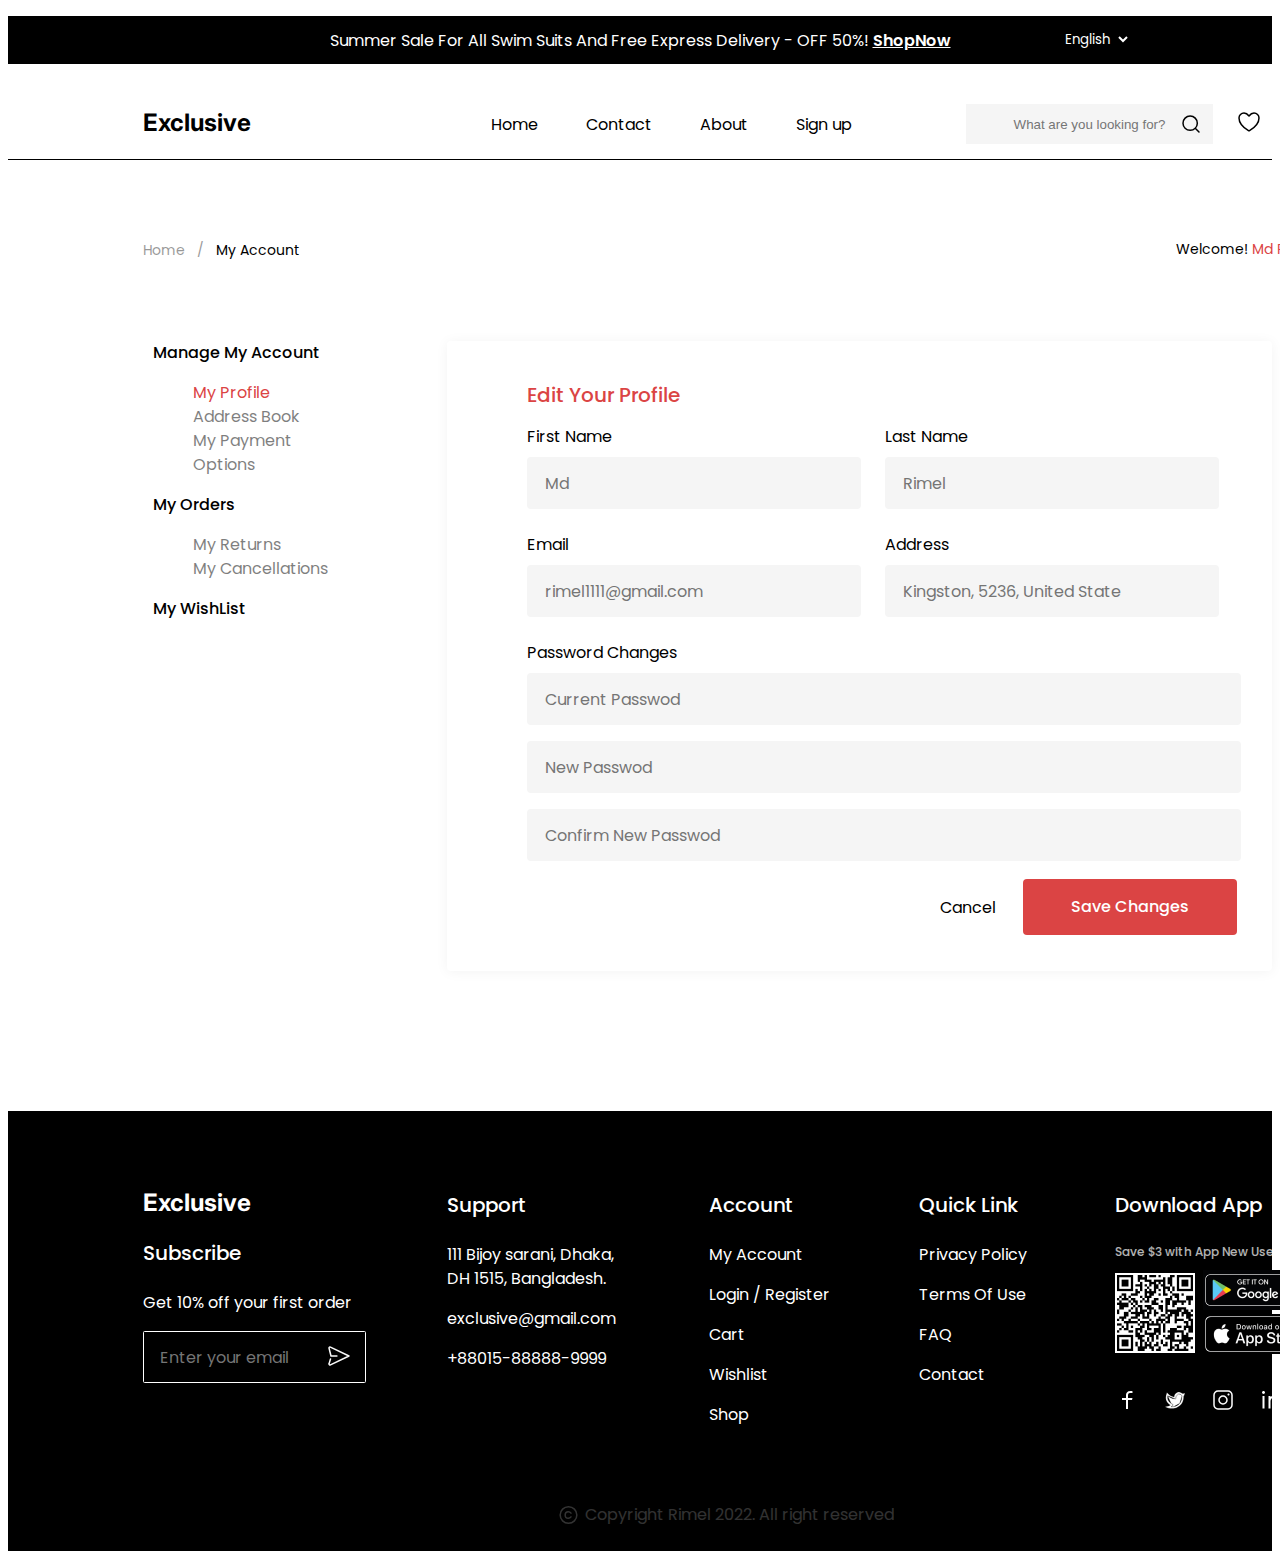
<file: account.html>
<!DOCTYPE html>
<html lang="en">
<head>
    <meta charset="UTF-8">
    <meta name="viewport" content="width=device-width, initial-scale=1.0">
    <title>Account</title>
    <link rel="stylesheet" href="style.css">
    <link rel="preconnect" href="https://fonts.googleapis.com">
    <link rel="preconnect" href="https://fonts.gstatic.com" crossorigin>
    <link
        href="https://fonts.googleapis.com/css2?family=Playfair+Display:ital,wght@0,900;1,900&family=Poppins:ital,wght@0,100;0,200;0,300;0,400;0,500;0,600;0,700;0,800;0,900;1,100;1,200;1,300;1,400;1,500;1,600;1,700;1,800;1,900&family=Raleway:ital,wght@0,100..900;1,100..900&display=swap"
        rel="stylesheet">
    <link rel="preconnect" href="https://fonts.googleapis.com">
    <link rel="preconnect" href="https://fonts.gstatic.com" crossorigin>
    <link
        href="https://fonts.googleapis.com/css2?family=Inter:ital,opsz,wght@0,14..32,100..900;1,14..32,100..900&family=Playfair+Display:ital,wght@0,900;1,900&family=Poppins:ital,wght@0,100;0,200;0,300;0,400;0,500;0,600;0,700;0,800;0,900;1,100;1,200;1,300;1,400;1,500;1,600;1,700;1,800;1,900&family=Raleway:ital,wght@0,100..900;1,100..900&display=swap"
        rel="stylesheet">
    <link rel="stylesheet" href="https://cdnjs.cloudflare.com/ajax/libs/font-awesome/4.7.0/css/font-awesome.min.css">
</head>
<body>
    <header class="header">
        <div class="header__top">
            <div class="banner">
                <p class="banner__text">
                    Summer Sale For All Swim Suits And Free Express Delivery - OFF 50%!
                    <a href="index.html" class="banner__link">ShopNow</a>
                </p>
                <div class="language__selector">
                    <select id="lang">
                        <option value="eng">English</option>
                        <option value="rus">Russian</option>
                        <option value="uzb">Uzbek</option>
                    </select>
                </div>

            </div>
            <nav class="menu">
                <div class="logo">
                    <p class="logo__text">Exclusive</p>
                </div>
                <ul class="menu ul">
                    <li class="menu li">
                        <a href="index.html" class="menu a">Home</a>
                    </li>
                    <li class="menu li">
                        <a href="contact.html" class="menu a">Contact</a>
                    </li>
                    <li class="menu li">
                        <a href="strory.html" class="menu a">About</a>
                    </li>
                    <li class="menu li">
                        <a href="signup.html" class="menu a">Sign up</a>
                    </li>
                </ul>
                <div class="search">
                    <input type="text" class="search__input" placeholder="What are you looking for?">
                    <button class="search__icon"><svg width="24" height="24" viewBox="0 0 24 24" fill="none"
                            xmlns="http://www.w3.org/2000/svg">
                            <path
                                d="M20 20L16.2223 16.2156M18.3158 11.1579C18.3158 13.0563 17.5617 14.8769 16.2193 16.2193C14.8769 17.5617 13.0563 18.3158 11.1579 18.3158C9.2595 18.3158 7.43886 17.5617 6.0965 16.2193C4.75413 14.8769 4 13.0563 4 11.1579C4 9.2595 4.75413 7.43886 6.0965 6.0965C7.43886 4.75413 9.2595 4 11.1579 4C13.0563 4 14.8769 4.75413 16.2193 6.0965C17.5617 7.43886 18.3158 9.2595 18.3158 11.1579V11.1579Z"
                                stroke="black" stroke-width="1.5" stroke-linecap="round" />
                        </svg>
                    </button>
                    <a href="wishlist.html" class="saved__icon"><svg width="32" height="32" viewBox="0 0 32 32" fill="none"
                            xmlns="http://www.w3.org/2000/svg">
                            <path
                                d="M11 7C8.239 7 6 9.216 6 11.95C6 14.157 6.875 19.395 15.488 24.69C15.6423 24.7839 15.8194 24.8335 16 24.8335C16.1806 24.8335 16.3577 24.7839 16.512 24.69C25.125 19.395 26 14.157 26 11.95C26 9.216 23.761 7 21 7C18.239 7 16 10 16 10C16 10 13.761 7 11 7Z"
                                stroke="black" stroke-width="1.5" stroke-linecap="round" stroke-linejoin="round" />
                        </svg>
                    </a>
                    <button class="cart__icon"><svg width="32" height="32" viewBox="0 0 32 32" fill="none"
                            xmlns="http://www.w3.org/2000/svg">
                            <path
                                d="M11 27C11.5523 27 12 26.5523 12 26C12 25.4477 11.5523 25 11 25C10.4477 25 10 25.4477 10 26C10 26.5523 10.4477 27 11 27Z"
                                stroke="black" stroke-width="1.5" stroke-linecap="round" stroke-linejoin="round" />
                            <path
                                d="M25 27C25.5523 27 26 26.5523 26 26C26 25.4477 25.5523 25 25 25C24.4477 25 24 25.4477 24 26C24 26.5523 24.4477 27 25 27Z"
                                stroke="black" stroke-width="1.5" stroke-linecap="round" stroke-linejoin="round" />
                            <path d="M3 5H7L10 22H26" stroke="black" stroke-width="1.5" stroke-linecap="round"
                                stroke-linejoin="round" />
                            <path
                                d="M10 16.6667H25.59C25.7056 16.6667 25.8177 16.6267 25.9072 16.5535C25.9966 16.4802 26.0579 16.3782 26.0806 16.2648L27.8806 7.26479C27.8951 7.19222 27.8934 7.11733 27.8755 7.04552C27.8575 6.97371 27.8239 6.90678 27.7769 6.84956C27.73 6.79234 27.6709 6.74625 27.604 6.71462C27.5371 6.68299 27.464 6.66661 27.39 6.66666H8"
                                stroke="black" stroke-width="1.5" stroke-linecap="round" stroke-linejoin="round" />
                        </svg>
                    </button>
                    <span class="user__icon">
                        <svg width="32" height="32" viewBox="0 0 32 32" fill="none"
                            xmlns="http://www.w3.org/2000/svg">
                            <path
                                d="M24 27V24.3333C24 22.9188 23.5224 21.5623 22.6722 20.5621C21.8221 19.5619 20.669 19 19.4667 19H11.5333C10.331 19 9.17795 19.5619 8.32778 20.5621C7.47762 21.5623 7 22.9188 7 24.3333V27"
                                stroke="black" stroke-width="1.5" stroke-linecap="round" stroke-linejoin="round" />
                            <path
                                d="M16.5 14C18.9853 14 21 11.9853 21 9.5C21 7.01472 18.9853 5 16.5 5C14.0147 5 12 7.01472 12 9.5C12 11.9853 14.0147 14 16.5 14Z"
                                stroke="black" stroke-width="1.5" stroke-linecap="round" stroke-linejoin="round" />
                        </svg>
                        <div class="modal">
                            <div class="modal__list">
                                <div class="modal__item">
                                    <span class="modal__icon"><svg width="32" height="32" viewBox="0 0 32 32" fill="none" xmlns="http://www.w3.org/2000/svg">
                                        <path d="M24 27V24.3333C24 22.9188 23.5224 21.5623 22.6722 20.5621C21.8221 19.5619 20.669 19 19.4667 19H11.5333C10.331 19 9.17795 19.5619 8.32778 20.5621C7.47762 21.5623 7 22.9188 7 24.3333V27" stroke="#FAFAFA" stroke-width="1.5" stroke-linecap="round" stroke-linejoin="round"/>
                                        <path d="M16.5 14C18.9853 14 21 11.9853 21 9.5C21 7.01472 18.9853 5 16.5 5C14.0147 5 12 7.01472 12 9.5C12 11.9853 14.0147 14 16.5 14Z" stroke="#FAFAFA" stroke-width="1.5" stroke-linecap="round" stroke-linejoin="round"/>
                                        </svg>
                                        </span>
                                    <a href="account.html" class="modal__link">Manage My Account</a>
                                </div>
                                <div class="modal__item">
                                    <span class="modal__icon"><svg width="24" height="24" viewBox="0 0 24 24" fill="none" xmlns="http://www.w3.org/2000/svg">
                                        <path d="M3 6.3V20.5C3 20.7652 3.10536 21.0196 3.29289 21.2071C3.48043 21.3946 3.73478 21.5 4 21.5H20C20.2652 21.5 20.5196 21.3946 20.7071 21.2071C20.8946 21.0196 21 20.7652 21 20.5V6.3H3Z" stroke="#FAFAFA" stroke-width="1.5" stroke-linejoin="round"/>
                                        <path d="M21 6.3L18.1665 2.5H5.8335L3 6.3M15.7775 9.6C15.7775 11.699 14.0865 13.4 12 13.4C9.9135 13.4 8.222 11.699 8.222 9.6" stroke="#FAFAFA" stroke-width="1.5" stroke-linecap="round" stroke-linejoin="round"/>
                                        </svg>
                                        </span>
                                    <a href="chekout.html" class="modal__link">My Order</a>
                                </div>
                                <div class="modal__item">
                                    <span class="modal__icon"><svg width="24" height="24" viewBox="0 0 24 24" fill="none" xmlns="http://www.w3.org/2000/svg">
                                        <g clip-path="url(#clip0_6316_458)">
                                        <path d="M8 16L12 12M16 8L11.9992 12M11.9992 12L8 8M12 12L16 16" stroke="#FAFAFA" stroke-width="1.5" stroke-linecap="round" stroke-linejoin="round"/>
                                        <circle cx="12" cy="12" r="11.25" stroke="white" stroke-width="1.5"/>
                                        </g>
                                        <defs>
                                        <clipPath id="clip0_6316_458">
                                        <rect width="24" height="24" fill="white"/>
                                        </clipPath>
                                        </defs>
                                        </svg>
                                        </span>
                                    <a href="cart.html" class="modal__link">My Cancellations</a>
                                </div>
                                <div class="modal__item">
                                    <span class="modal__icon"><svg width="24" height="24" viewBox="0 0 24 24" fill="none" xmlns="http://www.w3.org/2000/svg">
                                        <path d="M19.8284 9.93621C20.4517 9.93621 20.7176 10.7286 20.2205 11.1046L16.8905 13.6234C16.1688 14.1693 15.8661 15.1087 16.1334 15.9732L17.3864 20.0261C17.5735 20.6312 16.8729 21.1193 16.3701 20.7341L13.3075 18.3879C12.536 17.7969 11.464 17.7969 10.6925 18.3879L7.61357 20.7466C7.11152 21.1312 6.41161 20.645 6.59677 20.0403L7.83243 16.0046C8.09532 15.146 7.79694 14.2145 7.08413 13.6684L3.73432 11.1022C3.24111 10.7244 3.50831 9.93621 4.12961 9.93621H8.12744C9.07024 9.93621 9.90305 9.32198 10.1815 8.42125L11.379 4.5479C11.5678 3.93721 12.4322 3.93722 12.621 4.5479L13.8185 8.42124C14.0969 9.32198 14.9298 9.93621 15.8726 9.93621H19.8284Z" stroke="#FAFAFA" stroke-width="1.5"/>
                                        </svg>
                                        </span>
                                    <a href="product.html" class="modal__link">My Reviews</a>
                                </div>
                                <div class="modal__item">
                                    <span class="modal__icon"><svg width="24" height="24" viewBox="0 0 24 24" fill="none" xmlns="http://www.w3.org/2000/svg">
                                        <path d="M4 12H13.5M6 15L3 12L6 9M11 7V6C11 5.46957 11.2107 4.96086 11.5858 4.58579C11.9609 4.21071 12.4696 4 13 4H18C18.5304 4 19.0391 4.21071 19.4142 4.58579C19.7893 4.96086 20 5.46957 20 6V18C20 18.5304 19.7893 19.0391 19.4142 19.4142C19.0391 19.7893 18.5304 20 18 20H13C12.4696 20 11.9609 19.7893 11.5858 19.4142C11.2107 19.0391 11 18.5304 11 18V17" stroke="#FAFAFA" stroke-width="1.5" stroke-linecap="round" stroke-linejoin="round"/>
                                        </svg>
                                        </span>
                                    <a href="login.html" class="modal__link">Logout</a>
                                </div>
                            </div>
                        </div>
                    </button>
                </div>
                <div class="border__bottom"></div>
            </nav>

        </div>
    </header>
    <div class="breadcrump">
        <nav class="breadcrump__list">
            <li class="breadcrump__item">
                <a href="#" class="breadcrump__link">Home</a>
            </li>
            <li class="breadcrump__item">
                <a href="#" class="breadcrump__link">/</a>
            </li>
            <li class="breadcrump__item">
                <a href="#" class="current__page">My Account</a>
            </li>
        </nav>
        <div class="welcome">
            <p class="welcome__massage">Welcome! <span class="username">Md Rimel</span></p>
        </div>
    </div>
    <main class="account">
        <div class="account-menu">
            <p class="account-menu-title">Manage My Account</p>
            <ul class="account-section">
             <li class="account-section__item">
                 <a href="" class="account__active-link">My Profile</a>
             </li>
             <li class="account-section__item">
                 <a href="" class="account__menu-link">Address Book</a>
             </li>
             <li class="account-section__item">
                 <a href="" class="account__menu-link">My Payment Options</a>
             </li>
         </ul>
         <p class="account-menu-title">My Orders</p>
         <ul class="account-section">
             <li class="account-section__item">
                 <a href="" class="account__menu-link">My Returns</a>
             </li>
             <li class="account-section__item">
                 <a href="" class="account__menu-link">My Cancellations</a>
             </li>
         </ul>
         <p class="account-menu-title">My WishList</p>
        </div>
        <div class="profile-edit__section">
            <p class="profile-edit-title">Edit Your Profile</p>
            <div class="main__form">
                <form action="" class="profile-edit__form">
                    <label for="">First Name</label>
                    <input type="text" class="profile-edit-input" placeholder="Md">
                    <label for="">Email</label>
                    <input type="text" class="profile-edit-input" placeholder="rimel1111@gmail.com">
                </form>
                <form action="" class="profile-edit__form">
                    <label for="">Last Name</label>
                    <input type="text" class="profile-edit-input" placeholder="Rimel">
                    <label for="">Address</label>
                    <input type="text" class="profile-edit-input" placeholder="Kingston, 5236, United State">
                </form>
            </div>
            <div class="password__section">
                <form action="" class="profile-edit__form">
                    <label for="">Password Changes</label>
                    <input type="text" class="password-edit-input" placeholder="Current Passwod">
                    <input type="text" class="password-edit-input" placeholder="New Passwod">
                    <input type="text" class="password-edit-input" placeholder="Confirm New Passwod">
                </form>
            </div>
            <div class="profile-edit-bottom">
                <button class="cancel__btn">Cancel</button>
                <button class="save__btn">Save Changes</button>
            </div>
        </div>
   </main>
    <footer class="footer">
    <form class="footer__form">
        <h3 class="footer__logo">Exclusive</h3>
        <h3 class="footer__title">Subscribe</h3>
        <p class="footer__text">Get 10% off your first order</p>
        <input type="text" class="footer__input" placeholder="Enter your email">
        <button class="footer__input-btn"><svg width="24" height="24" viewBox="0 0 24 24" fill="none" xmlns="http://www.w3.org/2000/svg">
            <path d="M9.91199 11.9998H3.99999L2.02299 4.1348C2.01033 4.0891 2.00262 4.04216 1.99999 3.9948C1.97799 3.2738 2.77199 2.7738 3.45999 3.1038L22 11.9998L3.45999 20.8958C2.77999 21.2228 1.99599 20.7368 1.99999 20.0288C2.00201 19.9655 2.01313 19.9029 2.03299 19.8428L3.49999 14.9998" stroke="#FAFAFA" stroke-width="1.5" stroke-linecap="round" stroke-linejoin="round"/>
            </svg>
            </button>
    </form>
    <div class="footer__content">
        <div class="footer__content-section support">
            <h3 class="footer__content-section-title">Support</h3>
            <p class="footer__content-section-text">111 Bijoy sarani, Dhaka,  DH 1515, Bangladesh.</p>
            <p class="footer__content-section-text">exclusive@gmail.com</p>
            <p class="footer__content-section-text">+88015-88888-9999</p>
        </div>
        <div class="footer__content-section account">
            <h3 class="footer__content-section-title">Account</h3>
            <ul class="footer__links-item">
                <li>
                    <a href="#" class="footer__content-section-text">My Account</a>
                </li>
                <li>
                    <a href="#" class="footer__content-section-text">Login / Register</a>
                </li>
                <li>
                    <a href="#" class="footer__content-section-text">Cart</a>
                </li>
                <li>
                    <a href="#" class="footer__content-section-text">Wishlist</a>
                </li>
                <li>
                    <a href="#" class="footer__content-section-text">Shop</a>
                </li>
            </ul>
        </div>
        <div class="footer__content-section link">
            <h3 class="footer__content-section-title">Quick Link</h3>
            <ul class="footer__links-item">
                <li>
                    <a href="#" class="footer__content-section-text">Privacy Policy</a>
                </li>
                <li>
                    <a href="#" class="footer__content-section-text">Terms Of Use</a>
                </li>
                <li>
                    <a href="#" class="footer__content-section-text">FAQ</a>
                </li>
                <li>
                    <a href="#" class="footer__content-section-text">Contact</a>
                </li>
            </ul>
        </div>
    </div>
    <div class="app-download-container">
        <h3 class="app__title">Download App</h3>
        <p class="app__discription">Save $3 with App New User Only</p>
        <img src="/assets2/Qrcode 1.jpg" alt="" class="qr-code">
        <img src="/assets2/GooglePlay.png" alt="" class="store__btn">
        <img src="/assets2/AppStore.png" alt="" class="store__btn">
        <div class="app__icons">
            <a href="#" class="socials__icon"><svg width="24" height="24" viewBox="0 0 24 24" fill="none" xmlns="http://www.w3.org/2000/svg">
                <path d="M13 10H17.5L17 12H13V21H11V12H7V10H11V8.128C11 6.345 11.186 5.698 11.534 5.046C11.875 4.40181 12.4018 3.87501 13.046 3.534C13.698 3.186 14.345 3 16.128 3C16.65 3 17.108 3.05 17.5 3.15V5H16.128C14.804 5 14.401 5.078 13.99 5.298C13.686 5.46 13.46 5.686 13.298 5.99C13.078 6.401 13 6.804 13 8.128V10Z" fill="white"/>
                </svg>
                </a>
            <a href="#" class="socials__icon"><svg width="24" height="24" viewBox="0 0 24 24" fill="none" xmlns="http://www.w3.org/2000/svg">
                <g clip-path="url(#clip0_6137_1563)">
                <path d="M12.905 8.84651L12.905 8.84646C12.9194 8.06035 13.2418 7.3113 13.8028 6.76049C14.3639 6.20969 15.1188 5.90116 15.905 5.90129L12.905 8.84651ZM12.905 8.84651L12.877 10.4213M12.905 8.84651L12.877 10.4213M4.75811 7.80857L4.89001 7.91846C6.76679 9.48211 8.71781 10.4182 10.7495 10.6952C10.7495 10.6952 10.7495 10.6952 10.7495 10.6952L12.3104 10.9072L4.75811 7.80857ZM4.75811 7.80857L4.72759 7.97751M4.75811 7.80857L4.72759 7.97751M4.72759 7.97751C4.42576 9.64819 4.5683 11.0709 5.1479 12.3018C5.72718 13.532 6.73827 14.5605 8.15577 15.4519L8.15579 15.452M4.72759 7.97751L8.15579 15.452M8.15579 15.452L9.90279 16.55L9.954 16.4685M8.15579 15.452L9.954 16.4685M9.954 16.4685L9.90279 16.55C9.97196 16.5934 10.0294 16.6532 10.0702 16.724C10.1109 16.7948 10.1337 16.8745 10.1365 16.9562C10.1392 17.0378 10.122 17.1189 10.0862 17.1924C10.0504 17.2658 9.99716 17.3294 9.93112 17.3775L9.93101 17.3775M9.954 16.4685L9.93101 17.3775M9.93101 17.3775L8.33901 18.5405L8.11542 18.7039M9.93101 17.3775L8.11542 18.7039M8.11542 18.7039L8.39178 18.7211M8.11542 18.7039L8.39178 18.7211M8.39178 18.7211C9.3449 18.7805 10.2529 18.7385 11.0095 18.5884L11.0096 18.5884M8.39178 18.7211L11.0096 18.5884M11.0096 18.5884C13.3886 18.1134 15.3745 16.9794 16.7652 15.2211M11.0096 18.5884L16.7652 15.2211M12.877 10.4213C12.8757 10.4918 12.8594 10.5612 12.8293 10.625C12.7993 10.6887 12.7561 10.7454 12.7026 10.7912C12.649 10.8371 12.5864 10.8712 12.5188 10.8911C12.4513 10.9111 12.3803 10.9166 12.3105 10.9072L12.877 10.4213ZM16.7652 15.2211C18.1557 13.463 18.945 11.0883 18.945 8.14229M16.7652 15.2211L18.945 8.14229M18.945 8.14229C18.945 7.99668 18.8714 7.78474 18.744 7.55722M18.945 8.14229L18.744 7.55722M18.744 7.55722C18.6142 7.32559 18.4215 7.06508 18.1673 6.82049M18.744 7.55722L18.1673 6.82049M18.1673 6.82049C17.6587 6.33088 16.8999 5.90129 15.905 5.90129L18.1673 6.82049ZM20.4978 5.53842C20.8818 5.48388 21.3285 5.34345 21.916 5.01105C21.6101 6.49526 21.4321 7.16764 20.7642 8.08336L20.745 8.10969V8.14229C20.745 11.9415 19.578 14.7567 17.8258 16.7397C16.0726 18.7238 13.7277 19.8813 11.3624 20.3532C9.74529 20.6759 7.7544 20.5728 5.99643 20.2106C5.11813 20.0296 4.30077 19.7846 3.61983 19.4974C3.03727 19.2517 2.56009 18.9775 2.22956 18.6904C2.66065 18.6482 3.4114 18.5535 4.24366 18.3598C5.24355 18.1272 6.37173 17.7494 7.20306 17.141L7.31918 17.056L7.19904 16.9768C7.15724 16.9492 7.11178 16.9196 7.06301 16.8879C6.30477 16.3938 4.74648 15.3786 3.73155 13.5166C2.66714 11.5637 2.19257 8.66295 3.91362 4.42592C5.57889 6.34347 7.2726 7.66001 8.99504 8.3668L8.99505 8.36681C9.57662 8.60536 9.94255 8.72373 10.2318 8.79141C10.4509 8.84265 10.6261 8.86463 10.8117 8.88794C10.8703 8.89529 10.93 8.90278 10.9924 8.91135L11.2872 8.95189L11.1059 8.77077C11.131 7.8414 11.4254 6.93895 11.9539 6.17331C12.4904 5.39606 13.2442 4.79434 14.1211 4.4435C14.9979 4.09265 15.9588 4.00828 16.8833 4.20093C17.8079 4.39359 18.6551 4.85471 19.3189 5.52657L19.3485 5.55658L19.3907 5.55628C19.4934 5.55556 19.5972 5.55908 19.7036 5.56269C19.9483 5.57098 20.2068 5.57974 20.4978 5.53842Z" fill="white" stroke="black" stroke-width="0.2"/>
                </g>
                <defs>
                <clipPath id="clip0_6137_1563">
                <rect width="24" height="24" fill="white"/>
                </clipPath>
                </defs>
                </svg>
                </a>
            <a href="#" class="socials__icon"><svg width="24" height="24" viewBox="0 0 24 24" fill="none" xmlns="http://www.w3.org/2000/svg">
                <path d="M17 3H7C5.93913 3 4.92172 3.42143 4.17157 4.17157C3.42143 4.92172 3 5.93913 3 7V17C3 18.0609 3.42143 19.0783 4.17157 19.8284C4.92172 20.5786 5.93913 21 7 21H17C18.0609 21 19.0783 20.5786 19.8284 19.8284C20.5786 19.0783 21 18.0609 21 17V7C21 5.93913 20.5786 4.92172 19.8284 4.17157C19.0783 3.42143 18.0609 3 17 3Z" stroke="white" stroke-width="1.5" stroke-linejoin="round"/>
                <path d="M12 16C13.0609 16 14.0783 15.5786 14.8284 14.8284C15.5786 14.0783 16 13.0609 16 12C16 10.9391 15.5786 9.92172 14.8284 9.17157C14.0783 8.42143 13.0609 8 12 8C10.9391 8 9.92172 8.42143 9.17157 9.17157C8.42143 9.92172 8 10.9391 8 12C8 13.0609 8.42143 14.0783 9.17157 14.8284C9.92172 15.5786 10.9391 16 12 16V16Z" stroke="white" stroke-width="1.5" stroke-linejoin="round"/>
                <path d="M17.5 7.5C17.7652 7.5 18.0196 7.39464 18.2071 7.20711C18.3946 7.01957 18.5 6.76522 18.5 6.5C18.5 6.23478 18.3946 5.98043 18.2071 5.79289C18.0196 5.60536 17.7652 5.5 17.5 5.5C17.2348 5.5 16.9804 5.60536 16.7929 5.79289C16.6054 5.98043 16.5 6.23478 16.5 6.5C16.5 6.76522 16.6054 7.01957 16.7929 7.20711C16.9804 7.39464 17.2348 7.5 17.5 7.5Z" fill="white"/>
                </svg>
                </a>
            <a href="#" class="socials__icon"><svg width="24" height="24" viewBox="0 0 24 24" fill="none" xmlns="http://www.w3.org/2000/svg">
                <path d="M11.5 9.05C12.417 8.113 13.611 7.5 15 7.5C16.4587 7.5 17.8576 8.07946 18.8891 9.11091C19.9205 10.1424 20.5 11.5413 20.5 13V20.5H18.5V13C18.5 12.0717 18.1313 11.1815 17.4749 10.5251C16.8185 9.86875 15.9283 9.5 15 9.5C14.0717 9.5 13.1815 9.86875 12.5251 10.5251C11.8687 11.1815 11.5 12.0717 11.5 13V20.5H9.5V8H11.5V9.05ZM4.5 6C4.10218 6 3.72064 5.84196 3.43934 5.56066C3.15804 5.27936 3 4.89782 3 4.5C3 4.10218 3.15804 3.72064 3.43934 3.43934C3.72064 3.15804 4.10218 3 4.5 3C4.89782 3 5.27936 3.15804 5.56066 3.43934C5.84196 3.72064 6 4.10218 6 4.5C6 4.89782 5.84196 5.27936 5.56066 5.56066C5.27936 5.84196 4.89782 6 4.5 6ZM3.5 8H5.5V20.5H3.5V8Z" fill="white"/>
                </svg>
                </a>
        </div>
    </div>
    <div class="copyright">
        <span><svg width="21" height="20" viewBox="0 0 21 20" fill="none" xmlns="http://www.w3.org/2000/svg">
            <path d="M10.5 18.3332C15.1024 18.3332 18.8334 14.6022 18.8334 9.99984C18.8334 5.39746 15.1024 1.6665 10.5 1.6665C5.89765 1.6665 2.16669 5.39746 2.16669 9.99984C2.16669 14.6022 5.89765 18.3332 10.5 18.3332Z" stroke="white" stroke-width="1.5" stroke-linecap="round" stroke-linejoin="round"/>
            <path d="M13 8.14799C13 8.14799 11.9706 6.6665 10.2549 6.6665C8.53924 6.6665 7.16669 8.14799 7.16669 9.99984C7.16669 11.8517 8.53924 13.3332 10.2549 13.3332C11.9706 13.3332 13 11.8517 13 11.8517" stroke="white" stroke-width="1.5" stroke-linecap="round" stroke-linejoin="round"/>
            </svg>
        </span>
        <p class="footer__line">Copyright Rimel 2022. All right reserved</p>
    </div>
    </footer>
</body>
</head>
</file>
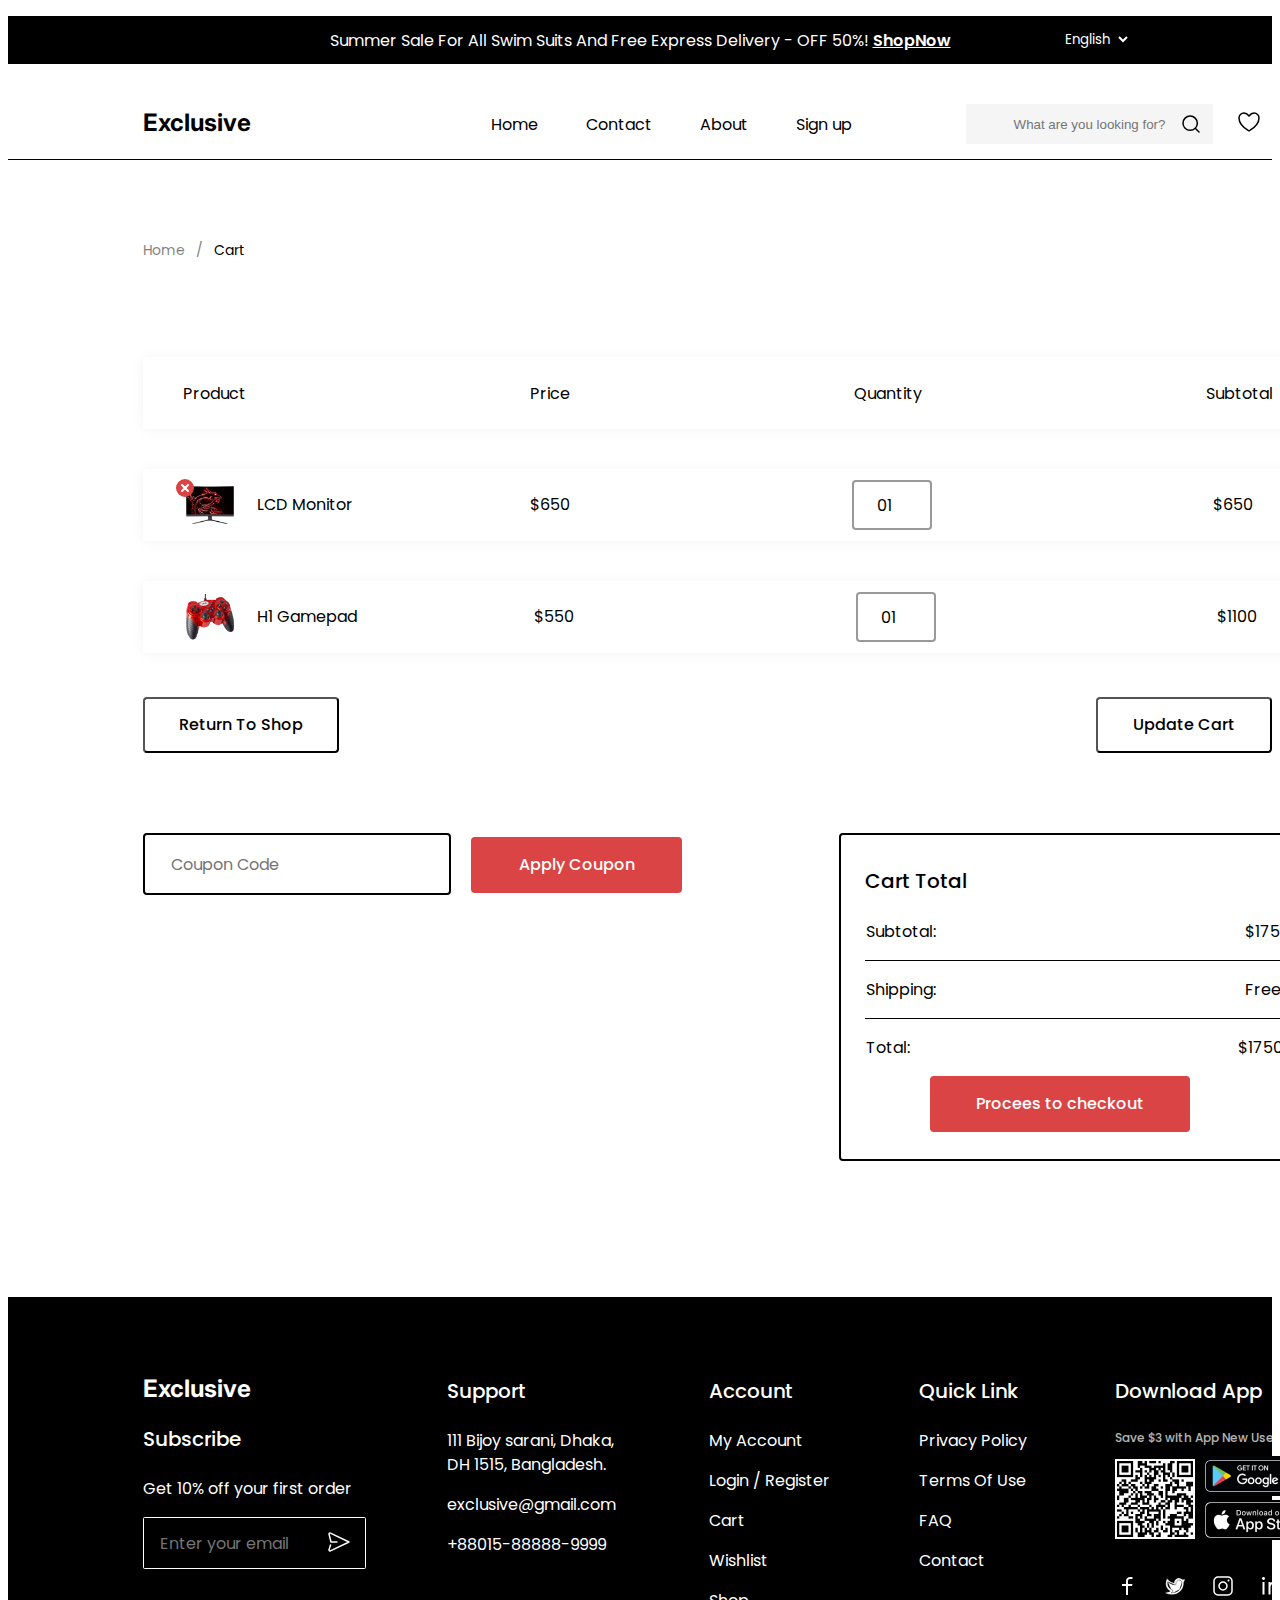
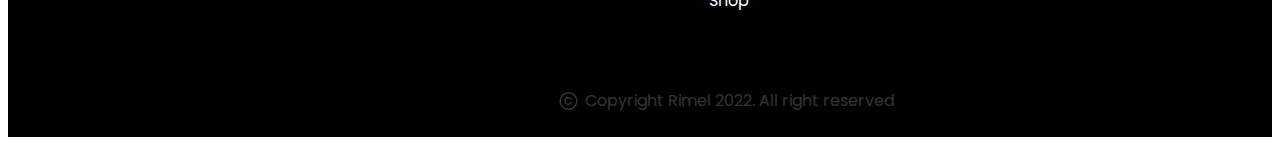
<file: cart.html>
<!DOCTYPE html>
<html lang="en">
<head>
    <meta charset="UTF-8">
    <meta name="viewport" content="width=device-width, initial-scale=1.0">
    <title>Cart</title>
    <link rel="stylesheet" href="style.css">
    <link rel="preconnect" href="https://fonts.googleapis.com">
    <link rel="preconnect" href="https://fonts.gstatic.com" crossorigin>
    <link
        href="https://fonts.googleapis.com/css2?family=Playfair+Display:ital,wght@0,900;1,900&family=Poppins:ital,wght@0,100;0,200;0,300;0,400;0,500;0,600;0,700;0,800;0,900;1,100;1,200;1,300;1,400;1,500;1,600;1,700;1,800;1,900&family=Raleway:ital,wght@0,100..900;1,100..900&display=swap"
        rel="stylesheet">
    <link rel="preconnect" href="https://fonts.googleapis.com">
    <link rel="preconnect" href="https://fonts.gstatic.com" crossorigin>
    <link
        href="https://fonts.googleapis.com/css2?family=Inter:ital,opsz,wght@0,14..32,100..900;1,14..32,100..900&family=Playfair+Display:ital,wght@0,900;1,900&family=Poppins:ital,wght@0,100;0,200;0,300;0,400;0,500;0,600;0,700;0,800;0,900;1,100;1,200;1,300;1,400;1,500;1,600;1,700;1,800;1,900&family=Raleway:ital,wght@0,100..900;1,100..900&display=swap"
        rel="stylesheet">
    <link rel="stylesheet" href="https://cdnjs.cloudflare.com/ajax/libs/font-awesome/4.7.0/css/font-awesome.min.css">
</head>
<body>
    <header class="header">
        <div class="header__top">
            <div class="banner">
                <p class="banner__text">
                    Summer Sale For All Swim Suits And Free Express Delivery - OFF 50%!
                    <a href="index.html" class="banner__link">ShopNow</a>
                </p>
                <div class="language__selector">
                    <select id="lang">
                        <option value="eng">English</option>
                        <option value="rus">Russian</option>
                        <option value="uzb">Uzbek</option>
                    </select>
                </div>

            </div>
            <nav class="menu">
                <div class="logo">
                    <p class="logo__text">Exclusive</p>
                </div>
                <ul class="menu ul">
                    <li class="menu li">
                        <a href="index.html" class="menu a">Home</a>
                    </li>
                    <li class="menu li">
                        <a href="contact.html" class="menu a">Contact</a>
                    </li>
                    <li class="menu li">
                        <a href="strory.html" class="menu a">About</a>
                    </li>
                    <li class="menu li">
                        <a href="signup.html" class="menu a">Sign up</a>
                    </li>
                </ul>
                <div class="search">
                    <input type="text" class="search__input" placeholder="What are you looking for?">
                    <button class="search__icon"><svg width="24" height="24" viewBox="0 0 24 24" fill="none"
                            xmlns="http://www.w3.org/2000/svg">
                            <path
                                d="M20 20L16.2223 16.2156M18.3158 11.1579C18.3158 13.0563 17.5617 14.8769 16.2193 16.2193C14.8769 17.5617 13.0563 18.3158 11.1579 18.3158C9.2595 18.3158 7.43886 17.5617 6.0965 16.2193C4.75413 14.8769 4 13.0563 4 11.1579C4 9.2595 4.75413 7.43886 6.0965 6.0965C7.43886 4.75413 9.2595 4 11.1579 4C13.0563 4 14.8769 4.75413 16.2193 6.0965C17.5617 7.43886 18.3158 9.2595 18.3158 11.1579V11.1579Z"
                                stroke="black" stroke-width="1.5" stroke-linecap="round" />
                        </svg>
                    </button>
                    <a href="wishlist.html" class="saved__icon"><svg width="32" height="32" viewBox="0 0 32 32" fill="none"
                            xmlns="http://www.w3.org/2000/svg">
                            <path
                                d="M11 7C8.239 7 6 9.216 6 11.95C6 14.157 6.875 19.395 15.488 24.69C15.6423 24.7839 15.8194 24.8335 16 24.8335C16.1806 24.8335 16.3577 24.7839 16.512 24.69C25.125 19.395 26 14.157 26 11.95C26 9.216 23.761 7 21 7C18.239 7 16 10 16 10C16 10 13.761 7 11 7Z"
                                stroke="black" stroke-width="1.5" stroke-linecap="round" stroke-linejoin="round" />
                        </svg>
                    </a>
                    <button class="cart__icon"><svg width="32" height="32" viewBox="0 0 32 32" fill="none"
                            xmlns="http://www.w3.org/2000/svg">
                            <path
                                d="M11 27C11.5523 27 12 26.5523 12 26C12 25.4477 11.5523 25 11 25C10.4477 25 10 25.4477 10 26C10 26.5523 10.4477 27 11 27Z"
                                stroke="black" stroke-width="1.5" stroke-linecap="round" stroke-linejoin="round" />
                            <path
                                d="M25 27C25.5523 27 26 26.5523 26 26C26 25.4477 25.5523 25 25 25C24.4477 25 24 25.4477 24 26C24 26.5523 24.4477 27 25 27Z"
                                stroke="black" stroke-width="1.5" stroke-linecap="round" stroke-linejoin="round" />
                            <path d="M3 5H7L10 22H26" stroke="black" stroke-width="1.5" stroke-linecap="round"
                                stroke-linejoin="round" />
                            <path
                                d="M10 16.6667H25.59C25.7056 16.6667 25.8177 16.6267 25.9072 16.5535C25.9966 16.4802 26.0579 16.3782 26.0806 16.2648L27.8806 7.26479C27.8951 7.19222 27.8934 7.11733 27.8755 7.04552C27.8575 6.97371 27.8239 6.90678 27.7769 6.84956C27.73 6.79234 27.6709 6.74625 27.604 6.71462C27.5371 6.68299 27.464 6.66661 27.39 6.66666H8"
                                stroke="black" stroke-width="1.5" stroke-linecap="round" stroke-linejoin="round" />
                        </svg>
                    </button>
                    <span class="user__icon">
                        <svg width="32" height="32" viewBox="0 0 32 32" fill="none"
                            xmlns="http://www.w3.org/2000/svg">
                            <path
                                d="M24 27V24.3333C24 22.9188 23.5224 21.5623 22.6722 20.5621C21.8221 19.5619 20.669 19 19.4667 19H11.5333C10.331 19 9.17795 19.5619 8.32778 20.5621C7.47762 21.5623 7 22.9188 7 24.3333V27"
                                stroke="black" stroke-width="1.5" stroke-linecap="round" stroke-linejoin="round" />
                            <path
                                d="M16.5 14C18.9853 14 21 11.9853 21 9.5C21 7.01472 18.9853 5 16.5 5C14.0147 5 12 7.01472 12 9.5C12 11.9853 14.0147 14 16.5 14Z"
                                stroke="black" stroke-width="1.5" stroke-linecap="round" stroke-linejoin="round" />
                        </svg>
                        <div class="modal">
                            <div class="modal__list">
                                <div class="modal__item">
                                    <span class="modal__icon"><svg width="32" height="32" viewBox="0 0 32 32" fill="none" xmlns="http://www.w3.org/2000/svg">
                                        <path d="M24 27V24.3333C24 22.9188 23.5224 21.5623 22.6722 20.5621C21.8221 19.5619 20.669 19 19.4667 19H11.5333C10.331 19 9.17795 19.5619 8.32778 20.5621C7.47762 21.5623 7 22.9188 7 24.3333V27" stroke="#FAFAFA" stroke-width="1.5" stroke-linecap="round" stroke-linejoin="round"/>
                                        <path d="M16.5 14C18.9853 14 21 11.9853 21 9.5C21 7.01472 18.9853 5 16.5 5C14.0147 5 12 7.01472 12 9.5C12 11.9853 14.0147 14 16.5 14Z" stroke="#FAFAFA" stroke-width="1.5" stroke-linecap="round" stroke-linejoin="round"/>
                                        </svg>
                                        </span>
                                    <a href="account.html" class="modal__link">Manage My Account</a>
                                </div>
                                <div class="modal__item">
                                    <span class="modal__icon"><svg width="24" height="24" viewBox="0 0 24 24" fill="none" xmlns="http://www.w3.org/2000/svg">
                                        <path d="M3 6.3V20.5C3 20.7652 3.10536 21.0196 3.29289 21.2071C3.48043 21.3946 3.73478 21.5 4 21.5H20C20.2652 21.5 20.5196 21.3946 20.7071 21.2071C20.8946 21.0196 21 20.7652 21 20.5V6.3H3Z" stroke="#FAFAFA" stroke-width="1.5" stroke-linejoin="round"/>
                                        <path d="M21 6.3L18.1665 2.5H5.8335L3 6.3M15.7775 9.6C15.7775 11.699 14.0865 13.4 12 13.4C9.9135 13.4 8.222 11.699 8.222 9.6" stroke="#FAFAFA" stroke-width="1.5" stroke-linecap="round" stroke-linejoin="round"/>
                                        </svg>
                                        </span>
                                    <a href="chekout.html" class="modal__link">My Order</a>
                                </div>
                                <div class="modal__item">
                                    <span class="modal__icon"><svg width="24" height="24" viewBox="0 0 24 24" fill="none" xmlns="http://www.w3.org/2000/svg">
                                        <g clip-path="url(#clip0_6316_458)">
                                        <path d="M8 16L12 12M16 8L11.9992 12M11.9992 12L8 8M12 12L16 16" stroke="#FAFAFA" stroke-width="1.5" stroke-linecap="round" stroke-linejoin="round"/>
                                        <circle cx="12" cy="12" r="11.25" stroke="white" stroke-width="1.5"/>
                                        </g>
                                        <defs>
                                        <clipPath id="clip0_6316_458">
                                        <rect width="24" height="24" fill="white"/>
                                        </clipPath>
                                        </defs>
                                        </svg>
                                        </span>
                                    <a href="" class="modal__link">My Cancellations</a>
                                </div>
                                <div class="modal__item">
                                    <span class="modal__icon"><svg width="24" height="24" viewBox="0 0 24 24" fill="none" xmlns="http://www.w3.org/2000/svg">
                                        <path d="M19.8284 9.93621C20.4517 9.93621 20.7176 10.7286 20.2205 11.1046L16.8905 13.6234C16.1688 14.1693 15.8661 15.1087 16.1334 15.9732L17.3864 20.0261C17.5735 20.6312 16.8729 21.1193 16.3701 20.7341L13.3075 18.3879C12.536 17.7969 11.464 17.7969 10.6925 18.3879L7.61357 20.7466C7.11152 21.1312 6.41161 20.645 6.59677 20.0403L7.83243 16.0046C8.09532 15.146 7.79694 14.2145 7.08413 13.6684L3.73432 11.1022C3.24111 10.7244 3.50831 9.93621 4.12961 9.93621H8.12744C9.07024 9.93621 9.90305 9.32198 10.1815 8.42125L11.379 4.5479C11.5678 3.93721 12.4322 3.93722 12.621 4.5479L13.8185 8.42124C14.0969 9.32198 14.9298 9.93621 15.8726 9.93621H19.8284Z" stroke="#FAFAFA" stroke-width="1.5"/>
                                        </svg>
                                        </span>
                                    <a href="product.html" class="modal__link">My Reviews</a>
                                </div>
                                <div class="modal__item">
                                    <span class="modal__icon"><svg width="24" height="24" viewBox="0 0 24 24" fill="none" xmlns="http://www.w3.org/2000/svg">
                                        <path d="M4 12H13.5M6 15L3 12L6 9M11 7V6C11 5.46957 11.2107 4.96086 11.5858 4.58579C11.9609 4.21071 12.4696 4 13 4H18C18.5304 4 19.0391 4.21071 19.4142 4.58579C19.7893 4.96086 20 5.46957 20 6V18C20 18.5304 19.7893 19.0391 19.4142 19.4142C19.0391 19.7893 18.5304 20 18 20H13C12.4696 20 11.9609 19.7893 11.5858 19.4142C11.2107 19.0391 11 18.5304 11 18V17" stroke="#FAFAFA" stroke-width="1.5" stroke-linecap="round" stroke-linejoin="round"/>
                                        </svg>
                                        </span>
                                    <a href="login.html" class="modal__link">Logout</a>
                                </div>
                            </div>
                        </div>
                    </button>
                </div>
                <div class="border__bottom"></div>
            </nav>

        </div>
    </header>
    <div class="cardpage__top">
        <p class="cardpage__title">Home</p>
        <p class="cardpage__title">/</p>
        <p class="cardpage__text">Cart</p>
    </div>
    <div class="cardpage">
        <div class="cardpage__item">
            <p class="cardpage__item-title">Product</p>
            <p class="cardpage__item-title">Price</p>
            <p class="cardpage__item-title">Quantity</p>
            <p class="cardpage__item-title">Subtotal</p>
        </div>
        <div class="cardpage__item monitor">
            <img src="/assets/monitor.png" alt="" class="cardpage__img monitor">
            <span class="remove-icon"><svg width="24" height="24" viewBox="0 0 24 24" fill="none" xmlns="http://www.w3.org/2000/svg">
                <circle cx="12" cy="12" r="9" fill="#DB4444"/>
                <path d="M9 15L12 12M15 9L11.9994 12M11.9994 12L9 9M12 12L15 15" stroke="white" stroke-width="2" stroke-linecap="round" stroke-linejoin="round"/>
                </svg>
            </span>
            <p class="cardpage__name">LCD Monitor</p>
            <div class="cardpage__price">$650</div>
            <input type="number" class="cardpage__input" min="1" max="99" value="01" step="1">
            <p class="cardpage__price sum">$650</p>
        </div>
        <div class="cardpage__item gamepad">
            <img src="/assets/Frame 611.png" alt="" class="cardpage__img gamepad">
            <p class="cardpage__name">H1 Gamepad</p>
            <div class="cardpage__price">$550</div>
            <input type="number" class="cardpage__input" min="1" max="99" value="01" step="1">
            <p class="cardpage__price sum">$1100</p>
        </div>
    </div>
    <div class="cardpage__bottom">
        <button class="return-shop-button">Return To Shop</button>
        <button class="update-cart-button">Update Cart</button>
    </div>
    <div class="coupon">
        <input type="text" class="coupon__input" placeholder="Coupon Code">
        <button class="aplly__btn">Apply Coupon</button>
        <div class="coupon-total">
            <p class="coupon__total">Cart Total</p>
            <table class="coupon__table">
                <tr class="coupon__item">
                    <td class="coupon__name">Subtotal:</td>
                    <td class="coupon__name">$1750</td>
                </tr>
                <tr class="coupon__item">
                    <td class="coupon__name">Shipping:</td>
                    <td class="coupon__name">Free</td>
                </tr>
                <tr class="coupon__item total">
                    <td class="coupon__name">Total:</td>
                    <td class="coupon__name">$1750</td>
                </tr>
            </table>
            <button href="chekout.html" class="chekout__btn"><a href="chekout.html" class="chekout__btn-text">Procees to checkout</a></button>
        </div>
    </div>
    <footer class="footer">
        <form class="footer__form">
            <h3 class="footer__logo">Exclusive</h3>
            <h3 class="footer__title">Subscribe</h3>
            <p class="footer__text">Get 10% off your first order</p>
            <input type="text" class="footer__input" placeholder="Enter your email">
            <button class="footer__input-btn"><svg width="24" height="24" viewBox="0 0 24 24" fill="none" xmlns="http://www.w3.org/2000/svg">
                <path d="M9.91199 11.9998H3.99999L2.02299 4.1348C2.01033 4.0891 2.00262 4.04216 1.99999 3.9948C1.97799 3.2738 2.77199 2.7738 3.45999 3.1038L22 11.9998L3.45999 20.8958C2.77999 21.2228 1.99599 20.7368 1.99999 20.0288C2.00201 19.9655 2.01313 19.9029 2.03299 19.8428L3.49999 14.9998" stroke="#FAFAFA" stroke-width="1.5" stroke-linecap="round" stroke-linejoin="round"/>
                </svg>
                </button>
        </form>
        <div class="footer__content">
            <div class="footer__content-section support">
                <h3 class="footer__content-section-title">Support</h3>
                <p class="footer__content-section-text">111 Bijoy sarani, Dhaka,  DH 1515, Bangladesh.</p>
                <p class="footer__content-section-text">exclusive@gmail.com</p>
                <p class="footer__content-section-text">+88015-88888-9999</p>
            </div>
            <div class="footer__content-section account">
                <h3 class="footer__content-section-title">Account</h3>
                <ul class="footer__links-item">
                    <li>
                        <a href="#" class="footer__content-section-text">My Account</a>
                    </li>
                    <li>
                        <a href="#" class="footer__content-section-text">Login / Register</a>
                    </li>
                    <li>
                        <a href="#" class="footer__content-section-text">Cart</a>
                    </li>
                    <li>
                        <a href="#" class="footer__content-section-text">Wishlist</a>
                    </li>
                    <li>
                        <a href="#" class="footer__content-section-text">Shop</a>
                    </li>
                </ul>
            </div>
            <div class="footer__content-section link">
                <h3 class="footer__content-section-title">Quick Link</h3>
                <ul class="footer__links-item">
                    <li>
                        <a href="#" class="footer__content-section-text">Privacy Policy</a>
                    </li>
                    <li>
                        <a href="#" class="footer__content-section-text">Terms Of Use</a>
                    </li>
                    <li>
                        <a href="#" class="footer__content-section-text">FAQ</a>
                    </li>
                    <li>
                        <a href="#" class="footer__content-section-text">Contact</a>
                    </li>
                </ul>
            </div>
        </div>
        <div class="app-download-container">
            <h3 class="app__title">Download App</h3>
            <p class="app__discription">Save $3 with App New User Only</p>
            <img src="/assets2/Qrcode 1.jpg" alt="" class="qr-code">
            <img src="/assets2/GooglePlay.png" alt="" class="store__btn">
            <img src="/assets2/AppStore.png" alt="" class="store__btn">
            <div class="app__icons">
                <a href="#" class="socials__icon"><svg width="24" height="24" viewBox="0 0 24 24" fill="none" xmlns="http://www.w3.org/2000/svg">
                    <path d="M13 10H17.5L17 12H13V21H11V12H7V10H11V8.128C11 6.345 11.186 5.698 11.534 5.046C11.875 4.40181 12.4018 3.87501 13.046 3.534C13.698 3.186 14.345 3 16.128 3C16.65 3 17.108 3.05 17.5 3.15V5H16.128C14.804 5 14.401 5.078 13.99 5.298C13.686 5.46 13.46 5.686 13.298 5.99C13.078 6.401 13 6.804 13 8.128V10Z" fill="white"/>
                    </svg>
                    </a>
                <a href="#" class="socials__icon"><svg width="24" height="24" viewBox="0 0 24 24" fill="none" xmlns="http://www.w3.org/2000/svg">
                    <g clip-path="url(#clip0_6137_1563)">
                    <path d="M12.905 8.84651L12.905 8.84646C12.9194 8.06035 13.2418 7.3113 13.8028 6.76049C14.3639 6.20969 15.1188 5.90116 15.905 5.90129L12.905 8.84651ZM12.905 8.84651L12.877 10.4213M12.905 8.84651L12.877 10.4213M4.75811 7.80857L4.89001 7.91846C6.76679 9.48211 8.71781 10.4182 10.7495 10.6952C10.7495 10.6952 10.7495 10.6952 10.7495 10.6952L12.3104 10.9072L4.75811 7.80857ZM4.75811 7.80857L4.72759 7.97751M4.75811 7.80857L4.72759 7.97751M4.72759 7.97751C4.42576 9.64819 4.5683 11.0709 5.1479 12.3018C5.72718 13.532 6.73827 14.5605 8.15577 15.4519L8.15579 15.452M4.72759 7.97751L8.15579 15.452M8.15579 15.452L9.90279 16.55L9.954 16.4685M8.15579 15.452L9.954 16.4685M9.954 16.4685L9.90279 16.55C9.97196 16.5934 10.0294 16.6532 10.0702 16.724C10.1109 16.7948 10.1337 16.8745 10.1365 16.9562C10.1392 17.0378 10.122 17.1189 10.0862 17.1924C10.0504 17.2658 9.99716 17.3294 9.93112 17.3775L9.93101 17.3775M9.954 16.4685L9.93101 17.3775M9.93101 17.3775L8.33901 18.5405L8.11542 18.7039M9.93101 17.3775L8.11542 18.7039M8.11542 18.7039L8.39178 18.7211M8.11542 18.7039L8.39178 18.7211M8.39178 18.7211C9.3449 18.7805 10.2529 18.7385 11.0095 18.5884L11.0096 18.5884M8.39178 18.7211L11.0096 18.5884M11.0096 18.5884C13.3886 18.1134 15.3745 16.9794 16.7652 15.2211M11.0096 18.5884L16.7652 15.2211M12.877 10.4213C12.8757 10.4918 12.8594 10.5612 12.8293 10.625C12.7993 10.6887 12.7561 10.7454 12.7026 10.7912C12.649 10.8371 12.5864 10.8712 12.5188 10.8911C12.4513 10.9111 12.3803 10.9166 12.3105 10.9072L12.877 10.4213ZM16.7652 15.2211C18.1557 13.463 18.945 11.0883 18.945 8.14229M16.7652 15.2211L18.945 8.14229M18.945 8.14229C18.945 7.99668 18.8714 7.78474 18.744 7.55722M18.945 8.14229L18.744 7.55722M18.744 7.55722C18.6142 7.32559 18.4215 7.06508 18.1673 6.82049M18.744 7.55722L18.1673 6.82049M18.1673 6.82049C17.6587 6.33088 16.8999 5.90129 15.905 5.90129L18.1673 6.82049ZM20.4978 5.53842C20.8818 5.48388 21.3285 5.34345 21.916 5.01105C21.6101 6.49526 21.4321 7.16764 20.7642 8.08336L20.745 8.10969V8.14229C20.745 11.9415 19.578 14.7567 17.8258 16.7397C16.0726 18.7238 13.7277 19.8813 11.3624 20.3532C9.74529 20.6759 7.7544 20.5728 5.99643 20.2106C5.11813 20.0296 4.30077 19.7846 3.61983 19.4974C3.03727 19.2517 2.56009 18.9775 2.22956 18.6904C2.66065 18.6482 3.4114 18.5535 4.24366 18.3598C5.24355 18.1272 6.37173 17.7494 7.20306 17.141L7.31918 17.056L7.19904 16.9768C7.15724 16.9492 7.11178 16.9196 7.06301 16.8879C6.30477 16.3938 4.74648 15.3786 3.73155 13.5166C2.66714 11.5637 2.19257 8.66295 3.91362 4.42592C5.57889 6.34347 7.2726 7.66001 8.99504 8.3668L8.99505 8.36681C9.57662 8.60536 9.94255 8.72373 10.2318 8.79141C10.4509 8.84265 10.6261 8.86463 10.8117 8.88794C10.8703 8.89529 10.93 8.90278 10.9924 8.91135L11.2872 8.95189L11.1059 8.77077C11.131 7.8414 11.4254 6.93895 11.9539 6.17331C12.4904 5.39606 13.2442 4.79434 14.1211 4.4435C14.9979 4.09265 15.9588 4.00828 16.8833 4.20093C17.8079 4.39359 18.6551 4.85471 19.3189 5.52657L19.3485 5.55658L19.3907 5.55628C19.4934 5.55556 19.5972 5.55908 19.7036 5.56269C19.9483 5.57098 20.2068 5.57974 20.4978 5.53842Z" fill="white" stroke="black" stroke-width="0.2"/>
                    </g>
                    <defs>
                    <clipPath id="clip0_6137_1563">
                    <rect width="24" height="24" fill="white"/>
                    </clipPath>
                    </defs>
                    </svg>
                    </a>
                <a href="#" class="socials__icon"><svg width="24" height="24" viewBox="0 0 24 24" fill="none" xmlns="http://www.w3.org/2000/svg">
                    <path d="M17 3H7C5.93913 3 4.92172 3.42143 4.17157 4.17157C3.42143 4.92172 3 5.93913 3 7V17C3 18.0609 3.42143 19.0783 4.17157 19.8284C4.92172 20.5786 5.93913 21 7 21H17C18.0609 21 19.0783 20.5786 19.8284 19.8284C20.5786 19.0783 21 18.0609 21 17V7C21 5.93913 20.5786 4.92172 19.8284 4.17157C19.0783 3.42143 18.0609 3 17 3Z" stroke="white" stroke-width="1.5" stroke-linejoin="round"/>
                    <path d="M12 16C13.0609 16 14.0783 15.5786 14.8284 14.8284C15.5786 14.0783 16 13.0609 16 12C16 10.9391 15.5786 9.92172 14.8284 9.17157C14.0783 8.42143 13.0609 8 12 8C10.9391 8 9.92172 8.42143 9.17157 9.17157C8.42143 9.92172 8 10.9391 8 12C8 13.0609 8.42143 14.0783 9.17157 14.8284C9.92172 15.5786 10.9391 16 12 16V16Z" stroke="white" stroke-width="1.5" stroke-linejoin="round"/>
                    <path d="M17.5 7.5C17.7652 7.5 18.0196 7.39464 18.2071 7.20711C18.3946 7.01957 18.5 6.76522 18.5 6.5C18.5 6.23478 18.3946 5.98043 18.2071 5.79289C18.0196 5.60536 17.7652 5.5 17.5 5.5C17.2348 5.5 16.9804 5.60536 16.7929 5.79289C16.6054 5.98043 16.5 6.23478 16.5 6.5C16.5 6.76522 16.6054 7.01957 16.7929 7.20711C16.9804 7.39464 17.2348 7.5 17.5 7.5Z" fill="white"/>
                    </svg>
                    </a>
                <a href="#" class="socials__icon"><svg width="24" height="24" viewBox="0 0 24 24" fill="none" xmlns="http://www.w3.org/2000/svg">
                    <path d="M11.5 9.05C12.417 8.113 13.611 7.5 15 7.5C16.4587 7.5 17.8576 8.07946 18.8891 9.11091C19.9205 10.1424 20.5 11.5413 20.5 13V20.5H18.5V13C18.5 12.0717 18.1313 11.1815 17.4749 10.5251C16.8185 9.86875 15.9283 9.5 15 9.5C14.0717 9.5 13.1815 9.86875 12.5251 10.5251C11.8687 11.1815 11.5 12.0717 11.5 13V20.5H9.5V8H11.5V9.05ZM4.5 6C4.10218 6 3.72064 5.84196 3.43934 5.56066C3.15804 5.27936 3 4.89782 3 4.5C3 4.10218 3.15804 3.72064 3.43934 3.43934C3.72064 3.15804 4.10218 3 4.5 3C4.89782 3 5.27936 3.15804 5.56066 3.43934C5.84196 3.72064 6 4.10218 6 4.5C6 4.89782 5.84196 5.27936 5.56066 5.56066C5.27936 5.84196 4.89782 6 4.5 6ZM3.5 8H5.5V20.5H3.5V8Z" fill="white"/>
                    </svg>
                    </a>
            </div>
        </div>
        <div class="copyright">
            <span><svg width="21" height="20" viewBox="0 0 21 20" fill="none" xmlns="http://www.w3.org/2000/svg">
                <path d="M10.5 18.3332C15.1024 18.3332 18.8334 14.6022 18.8334 9.99984C18.8334 5.39746 15.1024 1.6665 10.5 1.6665C5.89765 1.6665 2.16669 5.39746 2.16669 9.99984C2.16669 14.6022 5.89765 18.3332 10.5 18.3332Z" stroke="white" stroke-width="1.5" stroke-linecap="round" stroke-linejoin="round"/>
                <path d="M13 8.14799C13 8.14799 11.9706 6.6665 10.2549 6.6665C8.53924 6.6665 7.16669 8.14799 7.16669 9.99984C7.16669 11.8517 8.53924 13.3332 10.2549 13.3332C11.9706 13.3332 13 11.8517 13 11.8517" stroke="white" stroke-width="1.5" stroke-linecap="round" stroke-linejoin="round"/>
                </svg>
            </span>
            <p class="footer__line">Copyright Rimel 2022. All right reserved</p>
        </div>
    </footer>
</body>
</html>
</file>
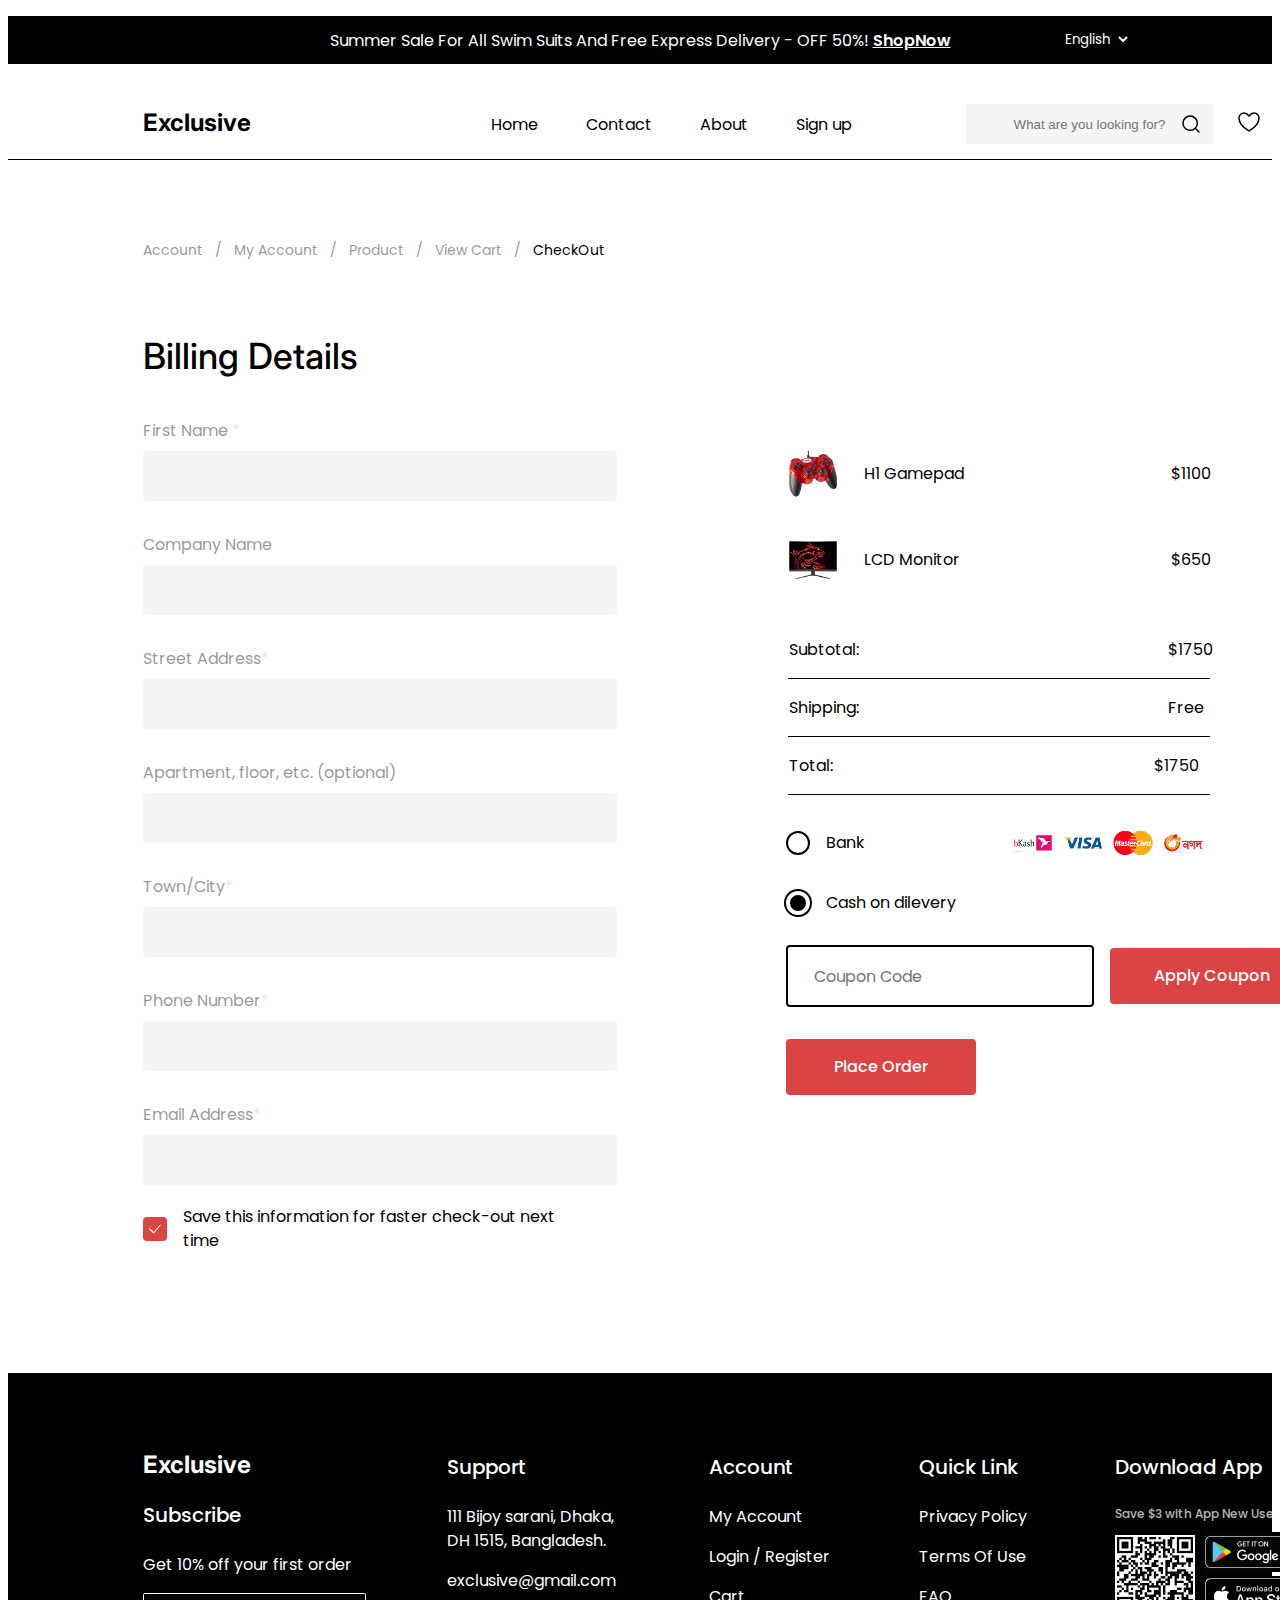
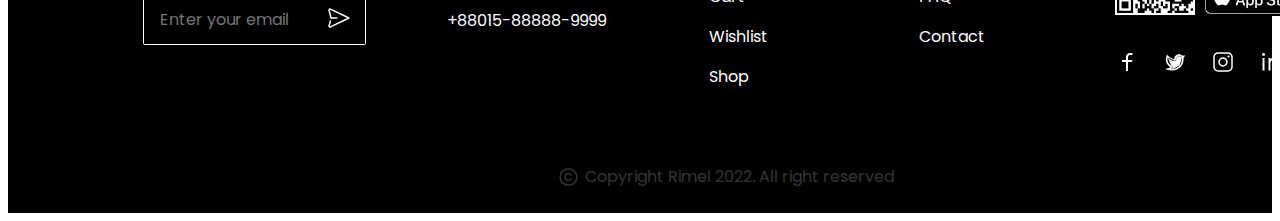
<file: chekout.html>
<!DOCTYPE html>
<html lang="en">
<head>
    <meta charset="UTF-8">
    <meta name="viewport" content="width=device-width, initial-scale=1.0">
    <title>Check Out</title>
    <link rel="stylesheet" href="style.css">
    <link rel="preconnect" href="https://fonts.googleapis.com">
    <link rel="preconnect" href="https://fonts.gstatic.com" crossorigin>
    <link
        href="https://fonts.googleapis.com/css2?family=Playfair+Display:ital,wght@0,900;1,900&family=Poppins:ital,wght@0,100;0,200;0,300;0,400;0,500;0,600;0,700;0,800;0,900;1,100;1,200;1,300;1,400;1,500;1,600;1,700;1,800;1,900&family=Raleway:ital,wght@0,100..900;1,100..900&display=swap"
        rel="stylesheet">
    <link rel="preconnect" href="https://fonts.googleapis.com">
    <link rel="preconnect" href="https://fonts.gstatic.com" crossorigin>
    <link
        href="https://fonts.googleapis.com/css2?family=Inter:ital,opsz,wght@0,14..32,100..900;1,14..32,100..900&family=Playfair+Display:ital,wght@0,900;1,900&family=Poppins:ital,wght@0,100;0,200;0,300;0,400;0,500;0,600;0,700;0,800;0,900;1,100;1,200;1,300;1,400;1,500;1,600;1,700;1,800;1,900&family=Raleway:ital,wght@0,100..900;1,100..900&display=swap"
        rel="stylesheet">
    <link rel="stylesheet" href="https://cdnjs.cloudflare.com/ajax/libs/font-awesome/4.7.0/css/font-awesome.min.css">
</head>
<body>
    <header class="header">
        <div class="header__top">
            <div class="banner">
                <p class="banner__text">
                    Summer Sale For All Swim Suits And Free Express Delivery - OFF 50%!
                    <a href="index.html" class="banner__link">ShopNow</a>
                </p>
                <div class="language__selector">
                    <select id="lang">
                        <option value="eng">English</option>
                        <option value="rus">Russian</option>
                        <option value="uzb">Uzbek</option>
                    </select>
                </div>

            </div>
            <nav class="menu">
                <div class="logo">
                    <p class="logo__text">Exclusive</p>
                </div>
                <ul class="menu ul">
                    <li class="menu li">
                        <a href="index.html" class="menu a">Home</a>
                    </li>
                    <li class="menu li">
                        <a href="contact.html" class="menu a">Contact</a>
                    </li>
                    <li class="menu li">
                        <a href="strory.html" class="menu a">About</a>
                    </li>
                    <li class="menu li">
                        <a href="signup.html" class="menu a">Sign up</a>
                    </li>
                </ul>
                <div class="search">
                    <input type="text" class="search__input" placeholder="What are you looking for?">
                    <button class="search__icon"><svg width="24" height="24" viewBox="0 0 24 24" fill="none"
                            xmlns="http://www.w3.org/2000/svg">
                            <path
                                d="M20 20L16.2223 16.2156M18.3158 11.1579C18.3158 13.0563 17.5617 14.8769 16.2193 16.2193C14.8769 17.5617 13.0563 18.3158 11.1579 18.3158C9.2595 18.3158 7.43886 17.5617 6.0965 16.2193C4.75413 14.8769 4 13.0563 4 11.1579C4 9.2595 4.75413 7.43886 6.0965 6.0965C7.43886 4.75413 9.2595 4 11.1579 4C13.0563 4 14.8769 4.75413 16.2193 6.0965C17.5617 7.43886 18.3158 9.2595 18.3158 11.1579V11.1579Z"
                                stroke="black" stroke-width="1.5" stroke-linecap="round" />
                        </svg>
                    </button>
                    <a href="wishlist.html" class="saved__icon"><svg width="32" height="32" viewBox="0 0 32 32" fill="none"
                            xmlns="http://www.w3.org/2000/svg">
                            <path
                                d="M11 7C8.239 7 6 9.216 6 11.95C6 14.157 6.875 19.395 15.488 24.69C15.6423 24.7839 15.8194 24.8335 16 24.8335C16.1806 24.8335 16.3577 24.7839 16.512 24.69C25.125 19.395 26 14.157 26 11.95C26 9.216 23.761 7 21 7C18.239 7 16 10 16 10C16 10 13.761 7 11 7Z"
                                stroke="black" stroke-width="1.5" stroke-linecap="round" stroke-linejoin="round" />
                        </svg>
                    </a>
                    <a href="cart.html" class="cart__icon"><svg width="32" height="32" viewBox="0 0 32 32" fill="none"
                            xmlns="http://www.w3.org/2000/svg">
                            <path
                                d="M11 27C11.5523 27 12 26.5523 12 26C12 25.4477 11.5523 25 11 25C10.4477 25 10 25.4477 10 26C10 26.5523 10.4477 27 11 27Z"
                                stroke="black" stroke-width="1.5" stroke-linecap="round" stroke-linejoin="round" />
                            <path
                                d="M25 27C25.5523 27 26 26.5523 26 26C26 25.4477 25.5523 25 25 25C24.4477 25 24 25.4477 24 26C24 26.5523 24.4477 27 25 27Z"
                                stroke="black" stroke-width="1.5" stroke-linecap="round" stroke-linejoin="round" />
                            <path d="M3 5H7L10 22H26" stroke="black" stroke-width="1.5" stroke-linecap="round"
                                stroke-linejoin="round" />
                            <path
                                d="M10 16.6667H25.59C25.7056 16.6667 25.8177 16.6267 25.9072 16.5535C25.9966 16.4802 26.0579 16.3782 26.0806 16.2648L27.8806 7.26479C27.8951 7.19222 27.8934 7.11733 27.8755 7.04552C27.8575 6.97371 27.8239 6.90678 27.7769 6.84956C27.73 6.79234 27.6709 6.74625 27.604 6.71462C27.5371 6.68299 27.464 6.66661 27.39 6.66666H8"
                                stroke="black" stroke-width="1.5" stroke-linecap="round" stroke-linejoin="round" />
                        </svg>
                    </a>
                    <a class="user__icon">
                        <svg width="32" height="32" viewBox="0 0 32 32" fill="none"
                            xmlns="http://www.w3.org/2000/svg">
                            <path
                                d="M24 27V24.3333C24 22.9188 23.5224 21.5623 22.6722 20.5621C21.8221 19.5619 20.669 19 19.4667 19H11.5333C10.331 19 9.17795 19.5619 8.32778 20.5621C7.47762 21.5623 7 22.9188 7 24.3333V27"
                                stroke="black" stroke-width="1.5" stroke-linecap="round" stroke-linejoin="round" />
                            <path
                                d="M16.5 14C18.9853 14 21 11.9853 21 9.5C21 7.01472 18.9853 5 16.5 5C14.0147 5 12 7.01472 12 9.5C12 11.9853 14.0147 14 16.5 14Z"
                                stroke="black" stroke-width="1.5" stroke-linecap="round" stroke-linejoin="round" />
                        </svg>
                    </a>
                        <div class="modal">
                            <div class="modal__list">
                                <div class="modal__item">
                                    <span class="modal__icon"><svg width="32" height="32" viewBox="0 0 32 32" fill="none" xmlns="http://www.w3.org/2000/svg">
                                        <path d="M24 27V24.3333C24 22.9188 23.5224 21.5623 22.6722 20.5621C21.8221 19.5619 20.669 19 19.4667 19H11.5333C10.331 19 9.17795 19.5619 8.32778 20.5621C7.47762 21.5623 7 22.9188 7 24.3333V27" stroke="#FAFAFA" stroke-width="1.5" stroke-linecap="round" stroke-linejoin="round"/>
                                        <path d="M16.5 14C18.9853 14 21 11.9853 21 9.5C21 7.01472 18.9853 5 16.5 5C14.0147 5 12 7.01472 12 9.5C12 11.9853 14.0147 14 16.5 14Z" stroke="#FAFAFA" stroke-width="1.5" stroke-linecap="round" stroke-linejoin="round"/>
                                        </svg>
                                        </span>
                                    <a href="" class="modal__link">Manage My Account</a>
                                </div>
                                <div class="modal__item">
                                    <span class="modal__icon"><svg width="24" height="24" viewBox="0 0 24 24" fill="none" xmlns="http://www.w3.org/2000/svg">
                                        <path d="M3 6.3V20.5C3 20.7652 3.10536 21.0196 3.29289 21.2071C3.48043 21.3946 3.73478 21.5 4 21.5H20C20.2652 21.5 20.5196 21.3946 20.7071 21.2071C20.8946 21.0196 21 20.7652 21 20.5V6.3H3Z" stroke="#FAFAFA" stroke-width="1.5" stroke-linejoin="round"/>
                                        <path d="M21 6.3L18.1665 2.5H5.8335L3 6.3M15.7775 9.6C15.7775 11.699 14.0865 13.4 12 13.4C9.9135 13.4 8.222 11.699 8.222 9.6" stroke="#FAFAFA" stroke-width="1.5" stroke-linecap="round" stroke-linejoin="round"/>
                                        </svg>
                                        </span>
                                    <a href="chekout.html" class="modal__link">My Order</a>
                                </div>
                                <div class="modal__item">
                                    <span class="modal__icon"><svg width="24" height="24" viewBox="0 0 24 24" fill="none" xmlns="http://www.w3.org/2000/svg">
                                        <g clip-path="url(#clip0_6316_458)">
                                        <path d="M8 16L12 12M16 8L11.9992 12M11.9992 12L8 8M12 12L16 16" stroke="#FAFAFA" stroke-width="1.5" stroke-linecap="round" stroke-linejoin="round"/>
                                        <circle cx="12" cy="12" r="11.25" stroke="white" stroke-width="1.5"/>
                                        </g>
                                        <defs>
                                        <clipPath id="clip0_6316_458">
                                        <rect width="24" height="24" fill="white"/>
                                        </clipPath>
                                        </defs>
                                        </svg>
                                        </span>
                                    <a href="cart.html" class="modal__link">My Cancellations</a>
                                </div>
                                <div class="modal__item">
                                    <span class="modal__icon"><svg width="24" height="24" viewBox="0 0 24 24" fill="none" xmlns="http://www.w3.org/2000/svg">
                                        <path d="M19.8284 9.93621C20.4517 9.93621 20.7176 10.7286 20.2205 11.1046L16.8905 13.6234C16.1688 14.1693 15.8661 15.1087 16.1334 15.9732L17.3864 20.0261C17.5735 20.6312 16.8729 21.1193 16.3701 20.7341L13.3075 18.3879C12.536 17.7969 11.464 17.7969 10.6925 18.3879L7.61357 20.7466C7.11152 21.1312 6.41161 20.645 6.59677 20.0403L7.83243 16.0046C8.09532 15.146 7.79694 14.2145 7.08413 13.6684L3.73432 11.1022C3.24111 10.7244 3.50831 9.93621 4.12961 9.93621H8.12744C9.07024 9.93621 9.90305 9.32198 10.1815 8.42125L11.379 4.5479C11.5678 3.93721 12.4322 3.93722 12.621 4.5479L13.8185 8.42124C14.0969 9.32198 14.9298 9.93621 15.8726 9.93621H19.8284Z" stroke="#FAFAFA" stroke-width="1.5"/>
                                        </svg>
                                        </span>
                                    <a href="product.html" class="modal__link">My Reviews</a>
                                </div>
                                <div class="modal__item">
                                    <span class="modal__icon"><svg width="24" height="24" viewBox="0 0 24 24" fill="none" xmlns="http://www.w3.org/2000/svg">
                                        <path d="M4 12H13.5M6 15L3 12L6 9M11 7V6C11 5.46957 11.2107 4.96086 11.5858 4.58579C11.9609 4.21071 12.4696 4 13 4H18C18.5304 4 19.0391 4.21071 19.4142 4.58579C19.7893 4.96086 20 5.46957 20 6V18C20 18.5304 19.7893 19.0391 19.4142 19.4142C19.0391 19.7893 18.5304 20 18 20H13C12.4696 20 11.9609 19.7893 11.5858 19.4142C11.2107 19.0391 11 18.5304 11 18V17" stroke="#FAFAFA" stroke-width="1.5" stroke-linecap="round" stroke-linejoin="round"/>
                                        </svg>
                                        </span>
                                    <a href="login.html" class="modal__link">Logout</a>
                                </div>
                            </div>
                        </div>
                    </a>
                </div>
                <div class="border__bottom"></div>
            </nav>
        </div>
    </header>
    <div class="breadcrump">
        <nav class="breadcrump__list">
            <li class="breadcrump__item">
                <a href="#" class="breadcrump__link">Account</a>
            </li>
            <li class="breadcrump__item">
                <a href="#" class="breadcrump__link">/</a>
            </li>
            <li class="breadcrump__item">
                <a href="#" class="breadcrump__link">My Account</a>
            </li>
            <li class="breadcrump__item">
                <a href="#" class="breadcrump__link">/</a>
            </li>
            <li class="breadcrump__item">
                <a href="#" class="breadcrump__link">Product</a>
            </li>
            <li class="breadcrump__item">
                <a href="#" class="breadcrump__link">/</a>
            </li>
            <li class="breadcrump__item">
                <a href="cart.html" class="breadcrump__link">View Cart</a>
            </li>
            <li class="breadcrump__item">
                <a href="#" class="breadcrump__link">/</a>
            </li>
            <li class="breadcrump__item">
                <a href="#" class="current__page">CheckOut</a>
            </li>
        </nav>
    </div>
    <main  class="cart">
        <div class="billing">
            <h1 class="billing__title">Billing Details</h1>
            <form action="" class="billing__form">
                <label for="" class="billing__label">First Name <span>*</span></label>
                <input type="text" class="billing__input">
            </form>
            <form action="" class="billing__form">
                <label for="" class="billing__label">Company Name</label>
                <input type="text" class="billing__input">
            </form>
            <form action="" class="billing__form">
                <label for="" class="billing__label">Street Address<span>*</span></label>
                <input type="text" class="billing__input">
            </form>
            <form action="" class="billing__form">
                <label for="" class="billing__label">Apartment, floor, etc. (optional)</label>
                <input type="text" class="billing__input">
            </form>
            <form action="" class="billing__form">
                <label for="" class="billing__label">Town/City<span>*</span></label>
                <input type="text" class="billing__input">
            </form>
            <form action="" class="billing__form">
                <label for="" class="billing__label">Phone Number<span>*</span></label>
                <input type="text" class="billing__input">
            </form>
            <form action="" class="billing__form">
                <label for="" class="billing__label">Email Address<span>*</span></label>
                <input type="text" class="billing__input">
            </form>
            <div class="saveinfo">
                <button class="saveinfo__btn"><svg width="16" height="12" viewBox="0 0 16 12" fill="none" xmlns="http://www.w3.org/2000/svg">
                    <path d="M1 6L6.25 11L15 1" stroke="white" stroke-width="1.5" stroke-linecap="round" stroke-linejoin="round"/>
                    </svg>
                </button>
                <p class="saveinfo__text">Save this information for faster check-out next time</p>
            </div>
        </div>
        <div class="summary">
            <div class="summary__product-info">
                <div class="summary__item">
                    <img src="/assets/Frame 611.png" alt="" class="summary__img">
                    <p class="summary__name">H1 Gamepad</p>
                    <p class="summary__price">$1100</p>
                </div>
                <div class="summary__item">
                    <img src="/assets/monitor.png" alt="" class="summary__img">
                    <p class="summary__name">LCD Monitor</p>
                    <p class="summary__price">$650</p>
                </div>
            </div>
            <table class="summary__table">
                <tr class="coupon__item">
                    <td class="coupon__name">Subtotal:</td>
                    <td class="coupon__name">$1750</td>
                </tr>
                <tr class="coupon__item">
                    <td class="coupon__name">Shipping:</td>
                    <td class="coupon__name">Free</td>
                </tr>
                <tr class="coupon__item">
                    <td class="coupon__name">Total:</td>
                    <td class="coupon__name">$1750</td>
                </tr>
            </table>
            <div class="payement__method">
                <div class="payement__bank">
                    <button class="payement__bank-btn"></button>
                    <p class="payement__bank-title">Bank</p>
                    <img src="/assets2/Bkash.png" alt="" class="payement__bank-img bkash">
                    <img src="/assets2/Visa.png" alt="" class="payement__bank-img">
                    <img src="/assets2/Mastercard.png" alt="" class="payement__bank-img">
                    <img src="/assets2/Nagad.png" alt="" class="payement__bank-img">
                </div>
                <div class="payement__bank">
                    <button class="payement__cash-btn" ></button>
                    <p class="payement__bank-title">Cash on dilevery</p>
                </div>
            </div>
            <div class="aplly">
                <input type="text" class="coupon__input" placeholder="Coupon Code">
                <button class="aplly__btn">Apply Coupon</button>
            </div>
            <button class="place__order">Place Order</button>
        </div>
    </main>
    <footer class="footer">
        <form class="footer__form">
            <h3 class="footer__logo">Exclusive</h3>
            <h3 class="footer__title">Subscribe</h3>
            <p class="footer__text">Get 10% off your first order</p>
            <input type="text" class="footer__input" placeholder="Enter your email">
            <button class="footer__input-btn"><svg width="24" height="24" viewBox="0 0 24 24" fill="none" xmlns="http://www.w3.org/2000/svg">
                <path d="M9.91199 11.9998H3.99999L2.02299 4.1348C2.01033 4.0891 2.00262 4.04216 1.99999 3.9948C1.97799 3.2738 2.77199 2.7738 3.45999 3.1038L22 11.9998L3.45999 20.8958C2.77999 21.2228 1.99599 20.7368 1.99999 20.0288C2.00201 19.9655 2.01313 19.9029 2.03299 19.8428L3.49999 14.9998" stroke="#FAFAFA" stroke-width="1.5" stroke-linecap="round" stroke-linejoin="round"/>
                </svg>
                </button>
        </form>
        <div class="footer__content">
            <div class="footer__content-section support">
                <h3 class="footer__content-section-title">Support</h3>
                <p class="footer__content-section-text">111 Bijoy sarani, Dhaka,  DH 1515, Bangladesh.</p>
                <p class="footer__content-section-text">exclusive@gmail.com</p>
                <p class="footer__content-section-text">+88015-88888-9999</p>
            </div>
            <div class="footer__content-section account">
                <h3 class="footer__content-section-title">Account</h3>
                <ul class="footer__links-item">
                    <li>
                        <a href="#" class="footer__content-section-text">My Account</a>
                    </li>
                    <li>
                        <a href="#" class="footer__content-section-text">Login / Register</a>
                    </li>
                    <li>
                        <a href="#" class="footer__content-section-text">Cart</a>
                    </li>
                    <li>
                        <a href="#" class="footer__content-section-text">Wishlist</a>
                    </li>
                    <li>
                        <a href="#" class="footer__content-section-text">Shop</a>
                    </li>
                </ul>
            </div>
            <div class="footer__content-section link">
                <h3 class="footer__content-section-title">Quick Link</h3>
                <ul class="footer__links-item">
                    <li>
                        <a href="#" class="footer__content-section-text">Privacy Policy</a>
                    </li>
                    <li>
                        <a href="#" class="footer__content-section-text">Terms Of Use</a>
                    </li>
                    <li>
                        <a href="#" class="footer__content-section-text">FAQ</a>
                    </li>
                    <li>
                        <a href="#" class="footer__content-section-text">Contact</a>
                    </li>
                </ul>
            </div>
        </div>
        <div class="app-download-container">
            <h3 class="app__title">Download App</h3>
            <p class="app__discription">Save $3 with App New User Only</p>
            <img src="/assets2/Qrcode 1.jpg" alt="" class="qr-code">
            <img src="/assets2/GooglePlay.png" alt="" class="store__btn">
            <img src="/assets2/AppStore.png" alt="" class="store__btn">
            <div class="app__icons">
                <a href="#" class="socials__icon"><svg width="24" height="24" viewBox="0 0 24 24" fill="none" xmlns="http://www.w3.org/2000/svg">
                    <path d="M13 10H17.5L17 12H13V21H11V12H7V10H11V8.128C11 6.345 11.186 5.698 11.534 5.046C11.875 4.40181 12.4018 3.87501 13.046 3.534C13.698 3.186 14.345 3 16.128 3C16.65 3 17.108 3.05 17.5 3.15V5H16.128C14.804 5 14.401 5.078 13.99 5.298C13.686 5.46 13.46 5.686 13.298 5.99C13.078 6.401 13 6.804 13 8.128V10Z" fill="white"/>
                    </svg>
                    </a>
                <a href="#" class="socials__icon"><svg width="24" height="24" viewBox="0 0 24 24" fill="none" xmlns="http://www.w3.org/2000/svg">
                    <g clip-path="url(#clip0_6137_1563)">
                    <path d="M12.905 8.84651L12.905 8.84646C12.9194 8.06035 13.2418 7.3113 13.8028 6.76049C14.3639 6.20969 15.1188 5.90116 15.905 5.90129L12.905 8.84651ZM12.905 8.84651L12.877 10.4213M12.905 8.84651L12.877 10.4213M4.75811 7.80857L4.89001 7.91846C6.76679 9.48211 8.71781 10.4182 10.7495 10.6952C10.7495 10.6952 10.7495 10.6952 10.7495 10.6952L12.3104 10.9072L4.75811 7.80857ZM4.75811 7.80857L4.72759 7.97751M4.75811 7.80857L4.72759 7.97751M4.72759 7.97751C4.42576 9.64819 4.5683 11.0709 5.1479 12.3018C5.72718 13.532 6.73827 14.5605 8.15577 15.4519L8.15579 15.452M4.72759 7.97751L8.15579 15.452M8.15579 15.452L9.90279 16.55L9.954 16.4685M8.15579 15.452L9.954 16.4685M9.954 16.4685L9.90279 16.55C9.97196 16.5934 10.0294 16.6532 10.0702 16.724C10.1109 16.7948 10.1337 16.8745 10.1365 16.9562C10.1392 17.0378 10.122 17.1189 10.0862 17.1924C10.0504 17.2658 9.99716 17.3294 9.93112 17.3775L9.93101 17.3775M9.954 16.4685L9.93101 17.3775M9.93101 17.3775L8.33901 18.5405L8.11542 18.7039M9.93101 17.3775L8.11542 18.7039M8.11542 18.7039L8.39178 18.7211M8.11542 18.7039L8.39178 18.7211M8.39178 18.7211C9.3449 18.7805 10.2529 18.7385 11.0095 18.5884L11.0096 18.5884M8.39178 18.7211L11.0096 18.5884M11.0096 18.5884C13.3886 18.1134 15.3745 16.9794 16.7652 15.2211M11.0096 18.5884L16.7652 15.2211M12.877 10.4213C12.8757 10.4918 12.8594 10.5612 12.8293 10.625C12.7993 10.6887 12.7561 10.7454 12.7026 10.7912C12.649 10.8371 12.5864 10.8712 12.5188 10.8911C12.4513 10.9111 12.3803 10.9166 12.3105 10.9072L12.877 10.4213ZM16.7652 15.2211C18.1557 13.463 18.945 11.0883 18.945 8.14229M16.7652 15.2211L18.945 8.14229M18.945 8.14229C18.945 7.99668 18.8714 7.78474 18.744 7.55722M18.945 8.14229L18.744 7.55722M18.744 7.55722C18.6142 7.32559 18.4215 7.06508 18.1673 6.82049M18.744 7.55722L18.1673 6.82049M18.1673 6.82049C17.6587 6.33088 16.8999 5.90129 15.905 5.90129L18.1673 6.82049ZM20.4978 5.53842C20.8818 5.48388 21.3285 5.34345 21.916 5.01105C21.6101 6.49526 21.4321 7.16764 20.7642 8.08336L20.745 8.10969V8.14229C20.745 11.9415 19.578 14.7567 17.8258 16.7397C16.0726 18.7238 13.7277 19.8813 11.3624 20.3532C9.74529 20.6759 7.7544 20.5728 5.99643 20.2106C5.11813 20.0296 4.30077 19.7846 3.61983 19.4974C3.03727 19.2517 2.56009 18.9775 2.22956 18.6904C2.66065 18.6482 3.4114 18.5535 4.24366 18.3598C5.24355 18.1272 6.37173 17.7494 7.20306 17.141L7.31918 17.056L7.19904 16.9768C7.15724 16.9492 7.11178 16.9196 7.06301 16.8879C6.30477 16.3938 4.74648 15.3786 3.73155 13.5166C2.66714 11.5637 2.19257 8.66295 3.91362 4.42592C5.57889 6.34347 7.2726 7.66001 8.99504 8.3668L8.99505 8.36681C9.57662 8.60536 9.94255 8.72373 10.2318 8.79141C10.4509 8.84265 10.6261 8.86463 10.8117 8.88794C10.8703 8.89529 10.93 8.90278 10.9924 8.91135L11.2872 8.95189L11.1059 8.77077C11.131 7.8414 11.4254 6.93895 11.9539 6.17331C12.4904 5.39606 13.2442 4.79434 14.1211 4.4435C14.9979 4.09265 15.9588 4.00828 16.8833 4.20093C17.8079 4.39359 18.6551 4.85471 19.3189 5.52657L19.3485 5.55658L19.3907 5.55628C19.4934 5.55556 19.5972 5.55908 19.7036 5.56269C19.9483 5.57098 20.2068 5.57974 20.4978 5.53842Z" fill="white" stroke="black" stroke-width="0.2"/>
                    </g>
                    <defs>
                    <clipPath id="clip0_6137_1563">
                    <rect width="24" height="24" fill="white"/>
                    </clipPath>
                    </defs>
                    </svg>
                    </a>
                <a href="#" class="socials__icon"><svg width="24" height="24" viewBox="0 0 24 24" fill="none" xmlns="http://www.w3.org/2000/svg">
                    <path d="M17 3H7C5.93913 3 4.92172 3.42143 4.17157 4.17157C3.42143 4.92172 3 5.93913 3 7V17C3 18.0609 3.42143 19.0783 4.17157 19.8284C4.92172 20.5786 5.93913 21 7 21H17C18.0609 21 19.0783 20.5786 19.8284 19.8284C20.5786 19.0783 21 18.0609 21 17V7C21 5.93913 20.5786 4.92172 19.8284 4.17157C19.0783 3.42143 18.0609 3 17 3Z" stroke="white" stroke-width="1.5" stroke-linejoin="round"/>
                    <path d="M12 16C13.0609 16 14.0783 15.5786 14.8284 14.8284C15.5786 14.0783 16 13.0609 16 12C16 10.9391 15.5786 9.92172 14.8284 9.17157C14.0783 8.42143 13.0609 8 12 8C10.9391 8 9.92172 8.42143 9.17157 9.17157C8.42143 9.92172 8 10.9391 8 12C8 13.0609 8.42143 14.0783 9.17157 14.8284C9.92172 15.5786 10.9391 16 12 16V16Z" stroke="white" stroke-width="1.5" stroke-linejoin="round"/>
                    <path d="M17.5 7.5C17.7652 7.5 18.0196 7.39464 18.2071 7.20711C18.3946 7.01957 18.5 6.76522 18.5 6.5C18.5 6.23478 18.3946 5.98043 18.2071 5.79289C18.0196 5.60536 17.7652 5.5 17.5 5.5C17.2348 5.5 16.9804 5.60536 16.7929 5.79289C16.6054 5.98043 16.5 6.23478 16.5 6.5C16.5 6.76522 16.6054 7.01957 16.7929 7.20711C16.9804 7.39464 17.2348 7.5 17.5 7.5Z" fill="white"/>
                    </svg>
                    </a>
                <a href="#" class="socials__icon"><svg width="24" height="24" viewBox="0 0 24 24" fill="none" xmlns="http://www.w3.org/2000/svg">
                    <path d="M11.5 9.05C12.417 8.113 13.611 7.5 15 7.5C16.4587 7.5 17.8576 8.07946 18.8891 9.11091C19.9205 10.1424 20.5 11.5413 20.5 13V20.5H18.5V13C18.5 12.0717 18.1313 11.1815 17.4749 10.5251C16.8185 9.86875 15.9283 9.5 15 9.5C14.0717 9.5 13.1815 9.86875 12.5251 10.5251C11.8687 11.1815 11.5 12.0717 11.5 13V20.5H9.5V8H11.5V9.05ZM4.5 6C4.10218 6 3.72064 5.84196 3.43934 5.56066C3.15804 5.27936 3 4.89782 3 4.5C3 4.10218 3.15804 3.72064 3.43934 3.43934C3.72064 3.15804 4.10218 3 4.5 3C4.89782 3 5.27936 3.15804 5.56066 3.43934C5.84196 3.72064 6 4.10218 6 4.5C6 4.89782 5.84196 5.27936 5.56066 5.56066C5.27936 5.84196 4.89782 6 4.5 6ZM3.5 8H5.5V20.5H3.5V8Z" fill="white"/>
                    </svg>
                    </a>
            </div>
        </div>
        <div class="copyright">
            <span><svg width="21" height="20" viewBox="0 0 21 20" fill="none" xmlns="http://www.w3.org/2000/svg">
                <path d="M10.5 18.3332C15.1024 18.3332 18.8334 14.6022 18.8334 9.99984C18.8334 5.39746 15.1024 1.6665 10.5 1.6665C5.89765 1.6665 2.16669 5.39746 2.16669 9.99984C2.16669 14.6022 5.89765 18.3332 10.5 18.3332Z" stroke="white" stroke-width="1.5" stroke-linecap="round" stroke-linejoin="round"/>
                <path d="M13 8.14799C13 8.14799 11.9706 6.6665 10.2549 6.6665C8.53924 6.6665 7.16669 8.14799 7.16669 9.99984C7.16669 11.8517 8.53924 13.3332 10.2549 13.3332C11.9706 13.3332 13 11.8517 13 11.8517" stroke="white" stroke-width="1.5" stroke-linecap="round" stroke-linejoin="round"/>
                </svg>
            </span>
            <p class="footer__line">Copyright Rimel 2022. All right reserved</p>
        </div>
    </footer>
</body>
</html>
</file>
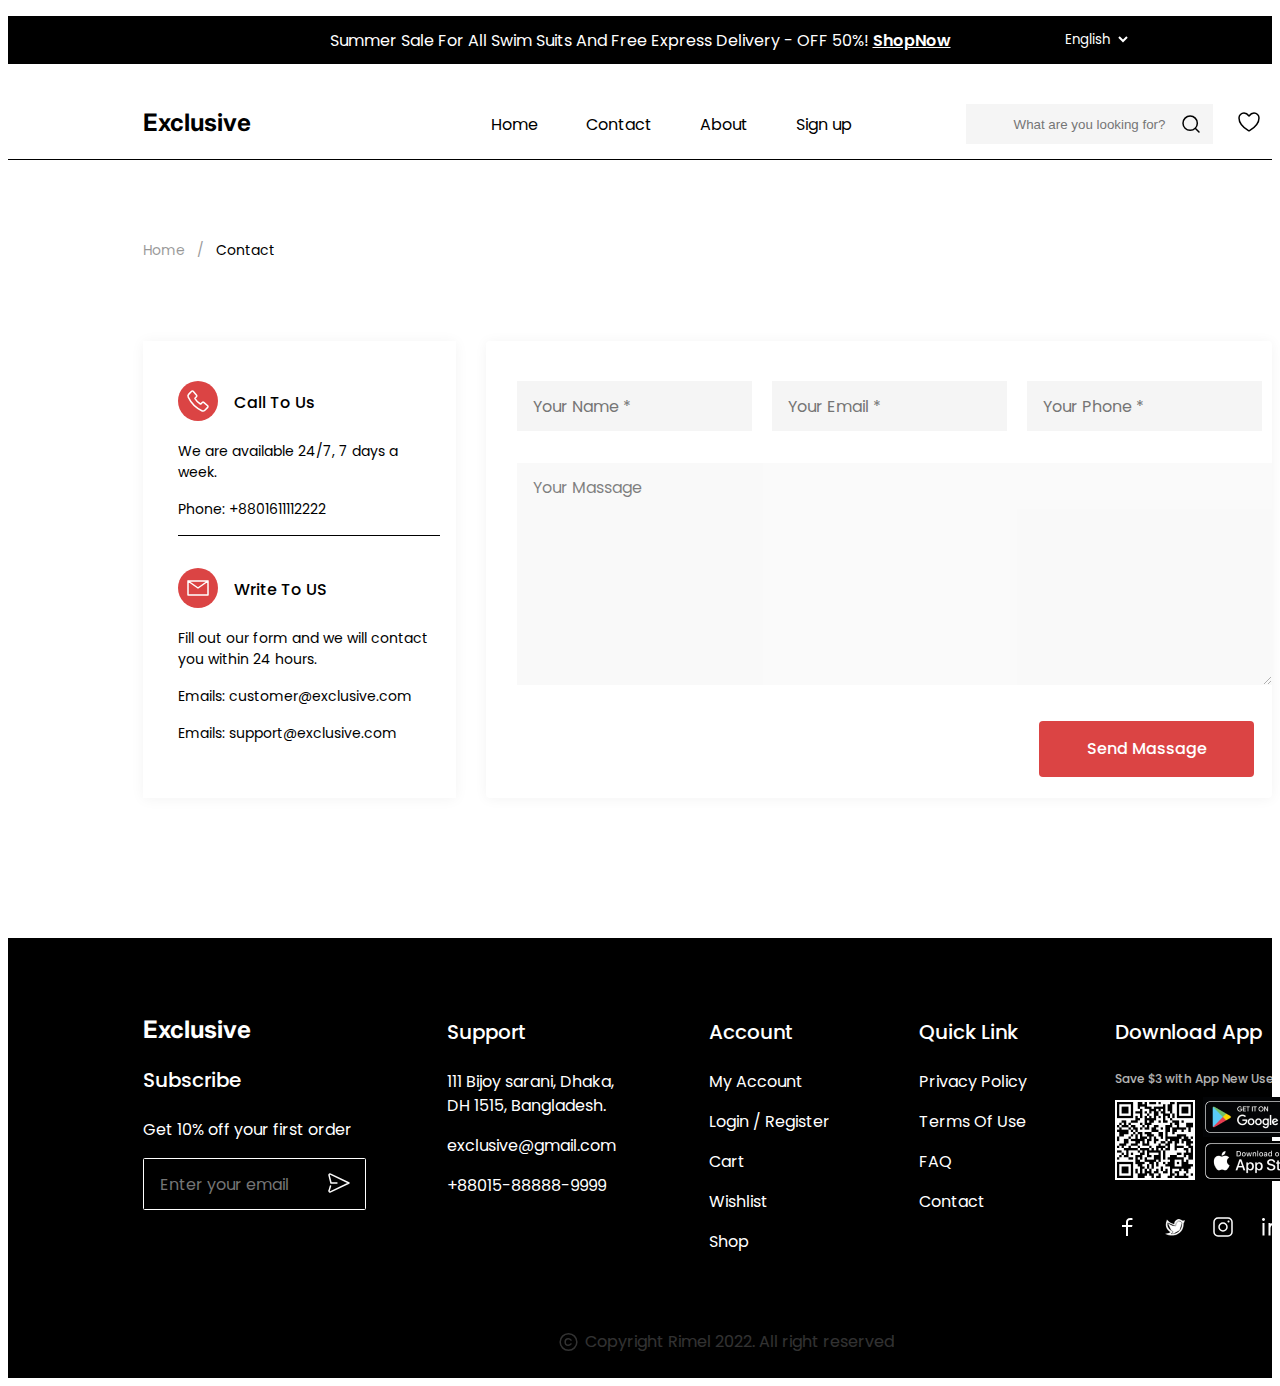
<file: contact.html>
<!DOCTYPE html>
<html lang="en">
<head>
    <meta charset="UTF-8">
    <meta name="viewport" content="width=device-width, initial-scale=1.0">
    <title>Contact</title>
    <link rel="stylesheet" href="style.css">
    <link rel="preconnect" href="https://fonts.googleapis.com">
    <link rel="preconnect" href="https://fonts.gstatic.com" crossorigin>
    <link
        href="https://fonts.googleapis.com/css2?family=Playfair+Display:ital,wght@0,900;1,900&family=Poppins:ital,wght@0,100;0,200;0,300;0,400;0,500;0,600;0,700;0,800;0,900;1,100;1,200;1,300;1,400;1,500;1,600;1,700;1,800;1,900&family=Raleway:ital,wght@0,100..900;1,100..900&display=swap"
        rel="stylesheet">
    <link rel="preconnect" href="https://fonts.googleapis.com">
    <link rel="preconnect" href="https://fonts.gstatic.com" crossorigin>
    <link
        href="https://fonts.googleapis.com/css2?family=Inter:ital,opsz,wght@0,14..32,100..900;1,14..32,100..900&family=Playfair+Display:ital,wght@0,900;1,900&family=Poppins:ital,wght@0,100;0,200;0,300;0,400;0,500;0,600;0,700;0,800;0,900;1,100;1,200;1,300;1,400;1,500;1,600;1,700;1,800;1,900&family=Raleway:ital,wght@0,100..900;1,100..900&display=swap"
        rel="stylesheet">
    <link rel="stylesheet" href="https://cdnjs.cloudflare.com/ajax/libs/font-awesome/4.7.0/css/font-awesome.min.css">
</head>
<body>
    <header class="header">
        <div class="header__top">
            <div class="banner">
                <p class="banner__text">
                    Summer Sale For All Swim Suits And Free Express Delivery - OFF 50%!
                    <a href="index.html" class="banner__link">ShopNow</a>
                </p>
                <div class="language__selector">
                    <select id="lang">
                        <option value="eng">English</option>
                        <option value="rus">Russian</option>
                        <option value="uzb">Uzbek</option>
                    </select>
                </div>

            </div>
            <nav class="menu">
                <div class="logo">
                    <p class="logo__text">Exclusive</p>
                </div>
                <ul class="menu ul">
                    <li class="menu li">
                        <a href="index.html" class="menu a">Home</a>
                    </li>
                    <li class="menu li">
                        <a href="contact.html" class="menu a">Contact</a>
                    </li>
                    <li class="menu li">
                        <a href="strory.html" class="menu a">About</a>
                    </li>
                    <li class="menu li">
                        <a href="signup.html" class="menu a">Sign up</a>
                    </li>
                </ul>
                <div class="search">
                    <input type="text" class="search__input" placeholder="What are you looking for?">
                    <button class="search__icon"><svg width="24" height="24" viewBox="0 0 24 24" fill="none"
                            xmlns="http://www.w3.org/2000/svg">
                            <path
                                d="M20 20L16.2223 16.2156M18.3158 11.1579C18.3158 13.0563 17.5617 14.8769 16.2193 16.2193C14.8769 17.5617 13.0563 18.3158 11.1579 18.3158C9.2595 18.3158 7.43886 17.5617 6.0965 16.2193C4.75413 14.8769 4 13.0563 4 11.1579C4 9.2595 4.75413 7.43886 6.0965 6.0965C7.43886 4.75413 9.2595 4 11.1579 4C13.0563 4 14.8769 4.75413 16.2193 6.0965C17.5617 7.43886 18.3158 9.2595 18.3158 11.1579V11.1579Z"
                                stroke="black" stroke-width="1.5" stroke-linecap="round" />
                        </svg>
                    </button>
                    <a href="wishlist.html" class="saved__icon"><svg width="32" height="32" viewBox="0 0 32 32"
                            fill="none" xmlns="http://www.w3.org/2000/svg">
                            <path
                                d="M11 7C8.239 7 6 9.216 6 11.95C6 14.157 6.875 19.395 15.488 24.69C15.6423 24.7839 15.8194 24.8335 16 24.8335C16.1806 24.8335 16.3577 24.7839 16.512 24.69C25.125 19.395 26 14.157 26 11.95C26 9.216 23.761 7 21 7C18.239 7 16 10 16 10C16 10 13.761 7 11 7Z"
                                stroke="black" stroke-width="1.5" stroke-linecap="round" stroke-linejoin="round" />
                        </svg>
                    </a>
                    <button class="cart__icon"><svg width="32" height="32" viewBox="0 0 32 32" fill="none"
                            xmlns="http://www.w3.org/2000/svg">
                            <path
                                d="M11 27C11.5523 27 12 26.5523 12 26C12 25.4477 11.5523 25 11 25C10.4477 25 10 25.4477 10 26C10 26.5523 10.4477 27 11 27Z"
                                stroke="black" stroke-width="1.5" stroke-linecap="round" stroke-linejoin="round" />
                            <path
                                d="M25 27C25.5523 27 26 26.5523 26 26C26 25.4477 25.5523 25 25 25C24.4477 25 24 25.4477 24 26C24 26.5523 24.4477 27 25 27Z"
                                stroke="black" stroke-width="1.5" stroke-linecap="round" stroke-linejoin="round" />
                            <path d="M3 5H7L10 22H26" stroke="black" stroke-width="1.5" stroke-linecap="round"
                                stroke-linejoin="round" />
                            <path
                                d="M10 16.6667H25.59C25.7056 16.6667 25.8177 16.6267 25.9072 16.5535C25.9966 16.4802 26.0579 16.3782 26.0806 16.2648L27.8806 7.26479C27.8951 7.19222 27.8934 7.11733 27.8755 7.04552C27.8575 6.97371 27.8239 6.90678 27.7769 6.84956C27.73 6.79234 27.6709 6.74625 27.604 6.71462C27.5371 6.68299 27.464 6.66661 27.39 6.66666H8"
                                stroke="black" stroke-width="1.5" stroke-linecap="round" stroke-linejoin="round" />
                        </svg>
                    </button>
                    <span class="user__icon">
                        <svg width="32" height="32" viewBox="0 0 32 32" fill="none" xmlns="http://www.w3.org/2000/svg">
                            <path
                                d="M24 27V24.3333C24 22.9188 23.5224 21.5623 22.6722 20.5621C21.8221 19.5619 20.669 19 19.4667 19H11.5333C10.331 19 9.17795 19.5619 8.32778 20.5621C7.47762 21.5623 7 22.9188 7 24.3333V27"
                                stroke="black" stroke-width="1.5" stroke-linecap="round" stroke-linejoin="round" />
                            <path
                                d="M16.5 14C18.9853 14 21 11.9853 21 9.5C21 7.01472 18.9853 5 16.5 5C14.0147 5 12 7.01472 12 9.5C12 11.9853 14.0147 14 16.5 14Z"
                                stroke="black" stroke-width="1.5" stroke-linecap="round" stroke-linejoin="round" />
                        </svg>
                        <div class="modal">
                            <div class="modal__list">
                                <div class="modal__item">
                                    <span class="modal__icon"><svg width="32" height="32" viewBox="0 0 32 32"
                                            fill="none" xmlns="http://www.w3.org/2000/svg">
                                            <path
                                                d="M24 27V24.3333C24 22.9188 23.5224 21.5623 22.6722 20.5621C21.8221 19.5619 20.669 19 19.4667 19H11.5333C10.331 19 9.17795 19.5619 8.32778 20.5621C7.47762 21.5623 7 22.9188 7 24.3333V27"
                                                stroke="#FAFAFA" stroke-width="1.5" stroke-linecap="round"
                                                stroke-linejoin="round" />
                                            <path
                                                d="M16.5 14C18.9853 14 21 11.9853 21 9.5C21 7.01472 18.9853 5 16.5 5C14.0147 5 12 7.01472 12 9.5C12 11.9853 14.0147 14 16.5 14Z"
                                                stroke="#FAFAFA" stroke-width="1.5" stroke-linecap="round"
                                                stroke-linejoin="round" />
                                        </svg>
                                    </span>
                                    <a href="account.html" class="modal__link">Manage My Account</a>
                                </div>
                                <div class="modal__item">
                                    <span class="modal__icon"><svg width="24" height="24" viewBox="0 0 24 24"
                                            fill="none" xmlns="http://www.w3.org/2000/svg">
                                            <path
                                                d="M3 6.3V20.5C3 20.7652 3.10536 21.0196 3.29289 21.2071C3.48043 21.3946 3.73478 21.5 4 21.5H20C20.2652 21.5 20.5196 21.3946 20.7071 21.2071C20.8946 21.0196 21 20.7652 21 20.5V6.3H3Z"
                                                stroke="#FAFAFA" stroke-width="1.5" stroke-linejoin="round" />
                                            <path
                                                d="M21 6.3L18.1665 2.5H5.8335L3 6.3M15.7775 9.6C15.7775 11.699 14.0865 13.4 12 13.4C9.9135 13.4 8.222 11.699 8.222 9.6"
                                                stroke="#FAFAFA" stroke-width="1.5" stroke-linecap="round"
                                                stroke-linejoin="round" />
                                        </svg>
                                    </span>
                                    <a href="chekout.html" class="modal__link">My Order</a>
                                </div>
                                <div class="modal__item">
                                    <span class="modal__icon"><svg width="24" height="24" viewBox="0 0 24 24"
                                            fill="none" xmlns="http://www.w3.org/2000/svg">
                                            <g clip-path="url(#clip0_6316_458)">
                                                <path d="M8 16L12 12M16 8L11.9992 12M11.9992 12L8 8M12 12L16 16"
                                                    stroke="#FAFAFA" stroke-width="1.5" stroke-linecap="round"
                                                    stroke-linejoin="round" />
                                                <circle cx="12" cy="12" r="11.25" stroke="white" stroke-width="1.5" />
                                            </g>
                                            <defs>
                                                <clipPath id="clip0_6316_458">
                                                    <rect width="24" height="24" fill="white" />
                                                </clipPath>
                                            </defs>
                                        </svg>
                                    </span>
                                    <a href="cart.html" class="modal__link">My Cancellations</a>
                                </div>
                                <div class="modal__item">
                                    <span class="modal__icon"><svg width="24" height="24" viewBox="0 0 24 24"
                                            fill="none" xmlns="http://www.w3.org/2000/svg">
                                            <path
                                                d="M19.8284 9.93621C20.4517 9.93621 20.7176 10.7286 20.2205 11.1046L16.8905 13.6234C16.1688 14.1693 15.8661 15.1087 16.1334 15.9732L17.3864 20.0261C17.5735 20.6312 16.8729 21.1193 16.3701 20.7341L13.3075 18.3879C12.536 17.7969 11.464 17.7969 10.6925 18.3879L7.61357 20.7466C7.11152 21.1312 6.41161 20.645 6.59677 20.0403L7.83243 16.0046C8.09532 15.146 7.79694 14.2145 7.08413 13.6684L3.73432 11.1022C3.24111 10.7244 3.50831 9.93621 4.12961 9.93621H8.12744C9.07024 9.93621 9.90305 9.32198 10.1815 8.42125L11.379 4.5479C11.5678 3.93721 12.4322 3.93722 12.621 4.5479L13.8185 8.42124C14.0969 9.32198 14.9298 9.93621 15.8726 9.93621H19.8284Z"
                                                stroke="#FAFAFA" stroke-width="1.5" />
                                        </svg>
                                    </span>
                                    <a href="product.html" class="modal__link">My Reviews</a>
                                </div>
                                <div class="modal__item">
                                    <span class="modal__icon"><svg width="24" height="24" viewBox="0 0 24 24"
                                            fill="none" xmlns="http://www.w3.org/2000/svg">
                                            <path
                                                d="M4 12H13.5M6 15L3 12L6 9M11 7V6C11 5.46957 11.2107 4.96086 11.5858 4.58579C11.9609 4.21071 12.4696 4 13 4H18C18.5304 4 19.0391 4.21071 19.4142 4.58579C19.7893 4.96086 20 5.46957 20 6V18C20 18.5304 19.7893 19.0391 19.4142 19.4142C19.0391 19.7893 18.5304 20 18 20H13C12.4696 20 11.9609 19.7893 11.5858 19.4142C11.2107 19.0391 11 18.5304 11 18V17"
                                                stroke="#FAFAFA" stroke-width="1.5" stroke-linecap="round"
                                                stroke-linejoin="round" />
                                        </svg>
                                    </span>
                                    <a href="login.html" class="modal__link">Logout</a>
                                </div>
                            </div>
                        </div>
                        </button>
                </div>
                <div class="border__bottom"></div>
            </nav>

        </div>
    </header>
    <div class="breadcrump">
        <nav class="breadcrump__list">
            <li class="breadcrump__item">
                <a href="#" class="breadcrump__link">Home</a>
            </li>
            <li class="breadcrump__item">
                <a href="#" class="breadcrump__link">/</a>
            </li>
            <li class="breadcrump__item">
                <a href="#" class="current__page">Contact</a>
            </li>
        </nav>
    </div>
    <main class="contact__section">
        <div class="contact">
            <div class="contact__item call">
                <div class="contact__item-top">
                    <span class="contact__icon"><svg width="40" height="40" viewBox="0 0 40 40" fill="none" xmlns="http://www.w3.org/2000/svg">
                        <rect width="40" height="40" rx="20" fill="#DB4444"/>
                        <path d="M18.5542 14.24L15.1712 10.335C14.7812 9.885 14.0662 9.887 13.6132 10.341L10.8312 13.128C10.0032 13.957 9.76623 15.188 10.2452 16.175C13.1069 22.1 17.8853 26.8851 23.8062 29.755C24.7922 30.234 26.0222 29.997 26.8502 29.168L29.6582 26.355C30.1132 25.9 30.1142 25.181 29.6602 24.791L25.7402 21.426C25.3302 21.074 24.6932 21.12 24.2822 21.532L22.9182 22.898C22.8484 22.9712 22.7565 23.0194 22.6566 23.0353C22.5567 23.0512 22.4543 23.0339 22.3652 22.986C20.1357 21.7021 18.2862 19.8502 17.0052 17.619C16.9573 17.5298 16.9399 17.4272 16.9558 17.3272C16.9717 17.2271 17.02 17.135 17.0932 17.065L18.4532 15.704C18.8652 15.29 18.9102 14.65 18.5542 14.239V14.24Z" stroke="white" stroke-width="1.5" stroke-linecap="round" stroke-linejoin="round"/>
                        </svg>
                    </span>
                    <p class="contact__title">Call To Us</p>
                </div>
                <p class="contact__text">We are available 24/7, 7 days a week.</p>
                <p class="contact__text">Phone: +8801611112222</p>
            </div>
            <div class="contact__item write">
                <div class="contact__item-top">
                    <span class="contact__icon">
                        <svg width="40" height="40" viewBox="0 0 40 40" fill="none" xmlns="http://www.w3.org/2000/svg">
                            <rect width="40" height="40" rx="20" fill="#DB4444"/>
                            <path d="M10 13L20 20L30 13M10 27H30V13H10V27Z" stroke="white" stroke-width="1.5" stroke-linecap="round" stroke-linejoin="round"/>
                        </svg>                        
                    </span>
                    <p class="contact__title">Write To US</p>
                </div>
                <p class="contact__text">Fill out our form and we will contact you within 24 hours.</p>
                <p class="contact__text">Emails: customer@exclusive.com</p>
                <p class="contact__text">Emails: support@exclusive.com</p>
            </div>
        </div>
        <form action="" class="contact__form">
            <input type="text" class="contact__form-input first" placeholder="Your Name *">
            <input type="text" class="contact__form-input" placeholder="Your Email *">
            <input type="text" class="contact__form-input" placeholder="Your Phone *">
            <textarea name="Your Massage" id="" class="message__textarea">Your Massage
            </textarea>
            <button class="contact__form-button">Send Massage</button>
        </form>
    </main>
    <footer class="footer">
        <form class="footer__form">
            <h3 class="footer__logo">Exclusive</h3>
            <h3 class="footer__title">Subscribe</h3>
            <p class="footer__text">Get 10% off your first order</p>
            <input type="text" class="footer__input" placeholder="Enter your email">
            <button class="footer__input-btn"><svg width="24" height="24" viewBox="0 0 24 24" fill="none"
                    xmlns="http://www.w3.org/2000/svg">
                    <path
                        d="M9.91199 11.9998H3.99999L2.02299 4.1348C2.01033 4.0891 2.00262 4.04216 1.99999 3.9948C1.97799 3.2738 2.77199 2.7738 3.45999 3.1038L22 11.9998L3.45999 20.8958C2.77999 21.2228 1.99599 20.7368 1.99999 20.0288C2.00201 19.9655 2.01313 19.9029 2.03299 19.8428L3.49999 14.9998"
                        stroke="#FAFAFA" stroke-width="1.5" stroke-linecap="round" stroke-linejoin="round" />
                </svg>
            </button>
        </form>
        <div class="footer__content">
            <div class="footer__content-section support">
                <h3 class="footer__content-section-title">Support</h3>
                <p class="footer__content-section-text">111 Bijoy sarani, Dhaka, DH 1515, Bangladesh.</p>
                <p class="footer__content-section-text">exclusive@gmail.com</p>
                <p class="footer__content-section-text">+88015-88888-9999</p>
            </div>
            <div class="footer__content-section account">
                <h3 class="footer__content-section-title">Account</h3>
                <ul class="footer__links-item">
                    <li>
                        <a href="#" class="footer__content-section-text">My Account</a>
                    </li>
                    <li>
                        <a href="#" class="footer__content-section-text">Login / Register</a>
                    </li>
                    <li>
                        <a href="#" class="footer__content-section-text">Cart</a>
                    </li>
                    <li>
                        <a href="#" class="footer__content-section-text">Wishlist</a>
                    </li>
                    <li>
                        <a href="#" class="footer__content-section-text">Shop</a>
                    </li>
                </ul>
            </div>
            <div class="footer__content-section link">
                <h3 class="footer__content-section-title">Quick Link</h3>
                <ul class="footer__links-item">
                    <li>
                        <a href="#" class="footer__content-section-text">Privacy Policy</a>
                    </li>
                    <li>
                        <a href="#" class="footer__content-section-text">Terms Of Use</a>
                    </li>
                    <li>
                        <a href="#" class="footer__content-section-text">FAQ</a>
                    </li>
                    <li>
                        <a href="#" class="footer__content-section-text">Contact</a>
                    </li>
                </ul>
            </div>
        </div>
        <div class="app-download-container">
            <h3 class="app__title">Download App</h3>
            <p class="app__discription">Save $3 with App New User Only</p>
            <img src="/assets2/Qrcode 1.jpg" alt="" class="qr-code">
            <img src="/assets2/GooglePlay.png" alt="" class="store__btn">
            <img src="/assets2/AppStore.png" alt="" class="store__btn">
            <div class="app__icons">
                <a href="#" class="socials__icon"><svg width="24" height="24" viewBox="0 0 24 24" fill="none"
                        xmlns="http://www.w3.org/2000/svg">
                        <path
                            d="M13 10H17.5L17 12H13V21H11V12H7V10H11V8.128C11 6.345 11.186 5.698 11.534 5.046C11.875 4.40181 12.4018 3.87501 13.046 3.534C13.698 3.186 14.345 3 16.128 3C16.65 3 17.108 3.05 17.5 3.15V5H16.128C14.804 5 14.401 5.078 13.99 5.298C13.686 5.46 13.46 5.686 13.298 5.99C13.078 6.401 13 6.804 13 8.128V10Z"
                            fill="white" />
                    </svg>
                </a>
                <a href="#" class="socials__icon"><svg width="24" height="24" viewBox="0 0 24 24" fill="none"
                        xmlns="http://www.w3.org/2000/svg">
                        <g clip-path="url(#clip0_6137_1563)">
                            <path
                                d="M12.905 8.84651L12.905 8.84646C12.9194 8.06035 13.2418 7.3113 13.8028 6.76049C14.3639 6.20969 15.1188 5.90116 15.905 5.90129L12.905 8.84651ZM12.905 8.84651L12.877 10.4213M12.905 8.84651L12.877 10.4213M4.75811 7.80857L4.89001 7.91846C6.76679 9.48211 8.71781 10.4182 10.7495 10.6952C10.7495 10.6952 10.7495 10.6952 10.7495 10.6952L12.3104 10.9072L4.75811 7.80857ZM4.75811 7.80857L4.72759 7.97751M4.75811 7.80857L4.72759 7.97751M4.72759 7.97751C4.42576 9.64819 4.5683 11.0709 5.1479 12.3018C5.72718 13.532 6.73827 14.5605 8.15577 15.4519L8.15579 15.452M4.72759 7.97751L8.15579 15.452M8.15579 15.452L9.90279 16.55L9.954 16.4685M8.15579 15.452L9.954 16.4685M9.954 16.4685L9.90279 16.55C9.97196 16.5934 10.0294 16.6532 10.0702 16.724C10.1109 16.7948 10.1337 16.8745 10.1365 16.9562C10.1392 17.0378 10.122 17.1189 10.0862 17.1924C10.0504 17.2658 9.99716 17.3294 9.93112 17.3775L9.93101 17.3775M9.954 16.4685L9.93101 17.3775M9.93101 17.3775L8.33901 18.5405L8.11542 18.7039M9.93101 17.3775L8.11542 18.7039M8.11542 18.7039L8.39178 18.7211M8.11542 18.7039L8.39178 18.7211M8.39178 18.7211C9.3449 18.7805 10.2529 18.7385 11.0095 18.5884L11.0096 18.5884M8.39178 18.7211L11.0096 18.5884M11.0096 18.5884C13.3886 18.1134 15.3745 16.9794 16.7652 15.2211M11.0096 18.5884L16.7652 15.2211M12.877 10.4213C12.8757 10.4918 12.8594 10.5612 12.8293 10.625C12.7993 10.6887 12.7561 10.7454 12.7026 10.7912C12.649 10.8371 12.5864 10.8712 12.5188 10.8911C12.4513 10.9111 12.3803 10.9166 12.3105 10.9072L12.877 10.4213ZM16.7652 15.2211C18.1557 13.463 18.945 11.0883 18.945 8.14229M16.7652 15.2211L18.945 8.14229M18.945 8.14229C18.945 7.99668 18.8714 7.78474 18.744 7.55722M18.945 8.14229L18.744 7.55722M18.744 7.55722C18.6142 7.32559 18.4215 7.06508 18.1673 6.82049M18.744 7.55722L18.1673 6.82049M18.1673 6.82049C17.6587 6.33088 16.8999 5.90129 15.905 5.90129L18.1673 6.82049ZM20.4978 5.53842C20.8818 5.48388 21.3285 5.34345 21.916 5.01105C21.6101 6.49526 21.4321 7.16764 20.7642 8.08336L20.745 8.10969V8.14229C20.745 11.9415 19.578 14.7567 17.8258 16.7397C16.0726 18.7238 13.7277 19.8813 11.3624 20.3532C9.74529 20.6759 7.7544 20.5728 5.99643 20.2106C5.11813 20.0296 4.30077 19.7846 3.61983 19.4974C3.03727 19.2517 2.56009 18.9775 2.22956 18.6904C2.66065 18.6482 3.4114 18.5535 4.24366 18.3598C5.24355 18.1272 6.37173 17.7494 7.20306 17.141L7.31918 17.056L7.19904 16.9768C7.15724 16.9492 7.11178 16.9196 7.06301 16.8879C6.30477 16.3938 4.74648 15.3786 3.73155 13.5166C2.66714 11.5637 2.19257 8.66295 3.91362 4.42592C5.57889 6.34347 7.2726 7.66001 8.99504 8.3668L8.99505 8.36681C9.57662 8.60536 9.94255 8.72373 10.2318 8.79141C10.4509 8.84265 10.6261 8.86463 10.8117 8.88794C10.8703 8.89529 10.93 8.90278 10.9924 8.91135L11.2872 8.95189L11.1059 8.77077C11.131 7.8414 11.4254 6.93895 11.9539 6.17331C12.4904 5.39606 13.2442 4.79434 14.1211 4.4435C14.9979 4.09265 15.9588 4.00828 16.8833 4.20093C17.8079 4.39359 18.6551 4.85471 19.3189 5.52657L19.3485 5.55658L19.3907 5.55628C19.4934 5.55556 19.5972 5.55908 19.7036 5.56269C19.9483 5.57098 20.2068 5.57974 20.4978 5.53842Z"
                                fill="white" stroke="black" stroke-width="0.2" />
                        </g>
                        <defs>
                            <clipPath id="clip0_6137_1563">
                                <rect width="24" height="24" fill="white" />
                            </clipPath>
                        </defs>
                    </svg>
                </a>
                <a href="#" class="socials__icon"><svg width="24" height="24" viewBox="0 0 24 24" fill="none"
                        xmlns="http://www.w3.org/2000/svg">
                        <path
                            d="M17 3H7C5.93913 3 4.92172 3.42143 4.17157 4.17157C3.42143 4.92172 3 5.93913 3 7V17C3 18.0609 3.42143 19.0783 4.17157 19.8284C4.92172 20.5786 5.93913 21 7 21H17C18.0609 21 19.0783 20.5786 19.8284 19.8284C20.5786 19.0783 21 18.0609 21 17V7C21 5.93913 20.5786 4.92172 19.8284 4.17157C19.0783 3.42143 18.0609 3 17 3Z"
                            stroke="white" stroke-width="1.5" stroke-linejoin="round" />
                        <path
                            d="M12 16C13.0609 16 14.0783 15.5786 14.8284 14.8284C15.5786 14.0783 16 13.0609 16 12C16 10.9391 15.5786 9.92172 14.8284 9.17157C14.0783 8.42143 13.0609 8 12 8C10.9391 8 9.92172 8.42143 9.17157 9.17157C8.42143 9.92172 8 10.9391 8 12C8 13.0609 8.42143 14.0783 9.17157 14.8284C9.92172 15.5786 10.9391 16 12 16V16Z"
                            stroke="white" stroke-width="1.5" stroke-linejoin="round" />
                        <path
                            d="M17.5 7.5C17.7652 7.5 18.0196 7.39464 18.2071 7.20711C18.3946 7.01957 18.5 6.76522 18.5 6.5C18.5 6.23478 18.3946 5.98043 18.2071 5.79289C18.0196 5.60536 17.7652 5.5 17.5 5.5C17.2348 5.5 16.9804 5.60536 16.7929 5.79289C16.6054 5.98043 16.5 6.23478 16.5 6.5C16.5 6.76522 16.6054 7.01957 16.7929 7.20711C16.9804 7.39464 17.2348 7.5 17.5 7.5Z"
                            fill="white" />
                    </svg>
                </a>
                <a href="#" class="socials__icon"><svg width="24" height="24" viewBox="0 0 24 24" fill="none"
                        xmlns="http://www.w3.org/2000/svg">
                        <path
                            d="M11.5 9.05C12.417 8.113 13.611 7.5 15 7.5C16.4587 7.5 17.8576 8.07946 18.8891 9.11091C19.9205 10.1424 20.5 11.5413 20.5 13V20.5H18.5V13C18.5 12.0717 18.1313 11.1815 17.4749 10.5251C16.8185 9.86875 15.9283 9.5 15 9.5C14.0717 9.5 13.1815 9.86875 12.5251 10.5251C11.8687 11.1815 11.5 12.0717 11.5 13V20.5H9.5V8H11.5V9.05ZM4.5 6C4.10218 6 3.72064 5.84196 3.43934 5.56066C3.15804 5.27936 3 4.89782 3 4.5C3 4.10218 3.15804 3.72064 3.43934 3.43934C3.72064 3.15804 4.10218 3 4.5 3C4.89782 3 5.27936 3.15804 5.56066 3.43934C5.84196 3.72064 6 4.10218 6 4.5C6 4.89782 5.84196 5.27936 5.56066 5.56066C5.27936 5.84196 4.89782 6 4.5 6ZM3.5 8H5.5V20.5H3.5V8Z"
                            fill="white" />
                    </svg>
                </a>
            </div>
        </div>
        <div class="copyright">
            <span><svg width="21" height="20" viewBox="0 0 21 20" fill="none" xmlns="http://www.w3.org/2000/svg">
                    <path
                        d="M10.5 18.3332C15.1024 18.3332 18.8334 14.6022 18.8334 9.99984C18.8334 5.39746 15.1024 1.6665 10.5 1.6665C5.89765 1.6665 2.16669 5.39746 2.16669 9.99984C2.16669 14.6022 5.89765 18.3332 10.5 18.3332Z"
                        stroke="white" stroke-width="1.5" stroke-linecap="round" stroke-linejoin="round" />
                    <path
                        d="M13 8.14799C13 8.14799 11.9706 6.6665 10.2549 6.6665C8.53924 6.6665 7.16669 8.14799 7.16669 9.99984C7.16669 11.8517 8.53924 13.3332 10.2549 13.3332C11.9706 13.3332 13 11.8517 13 11.8517"
                        stroke="white" stroke-width="1.5" stroke-linecap="round" stroke-linejoin="round" />
                </svg>
            </span>
            <p class="footer__line">Copyright Rimel 2022. All right reserved</p>
        </div>
    </footer>
</body>
</html>
</file>
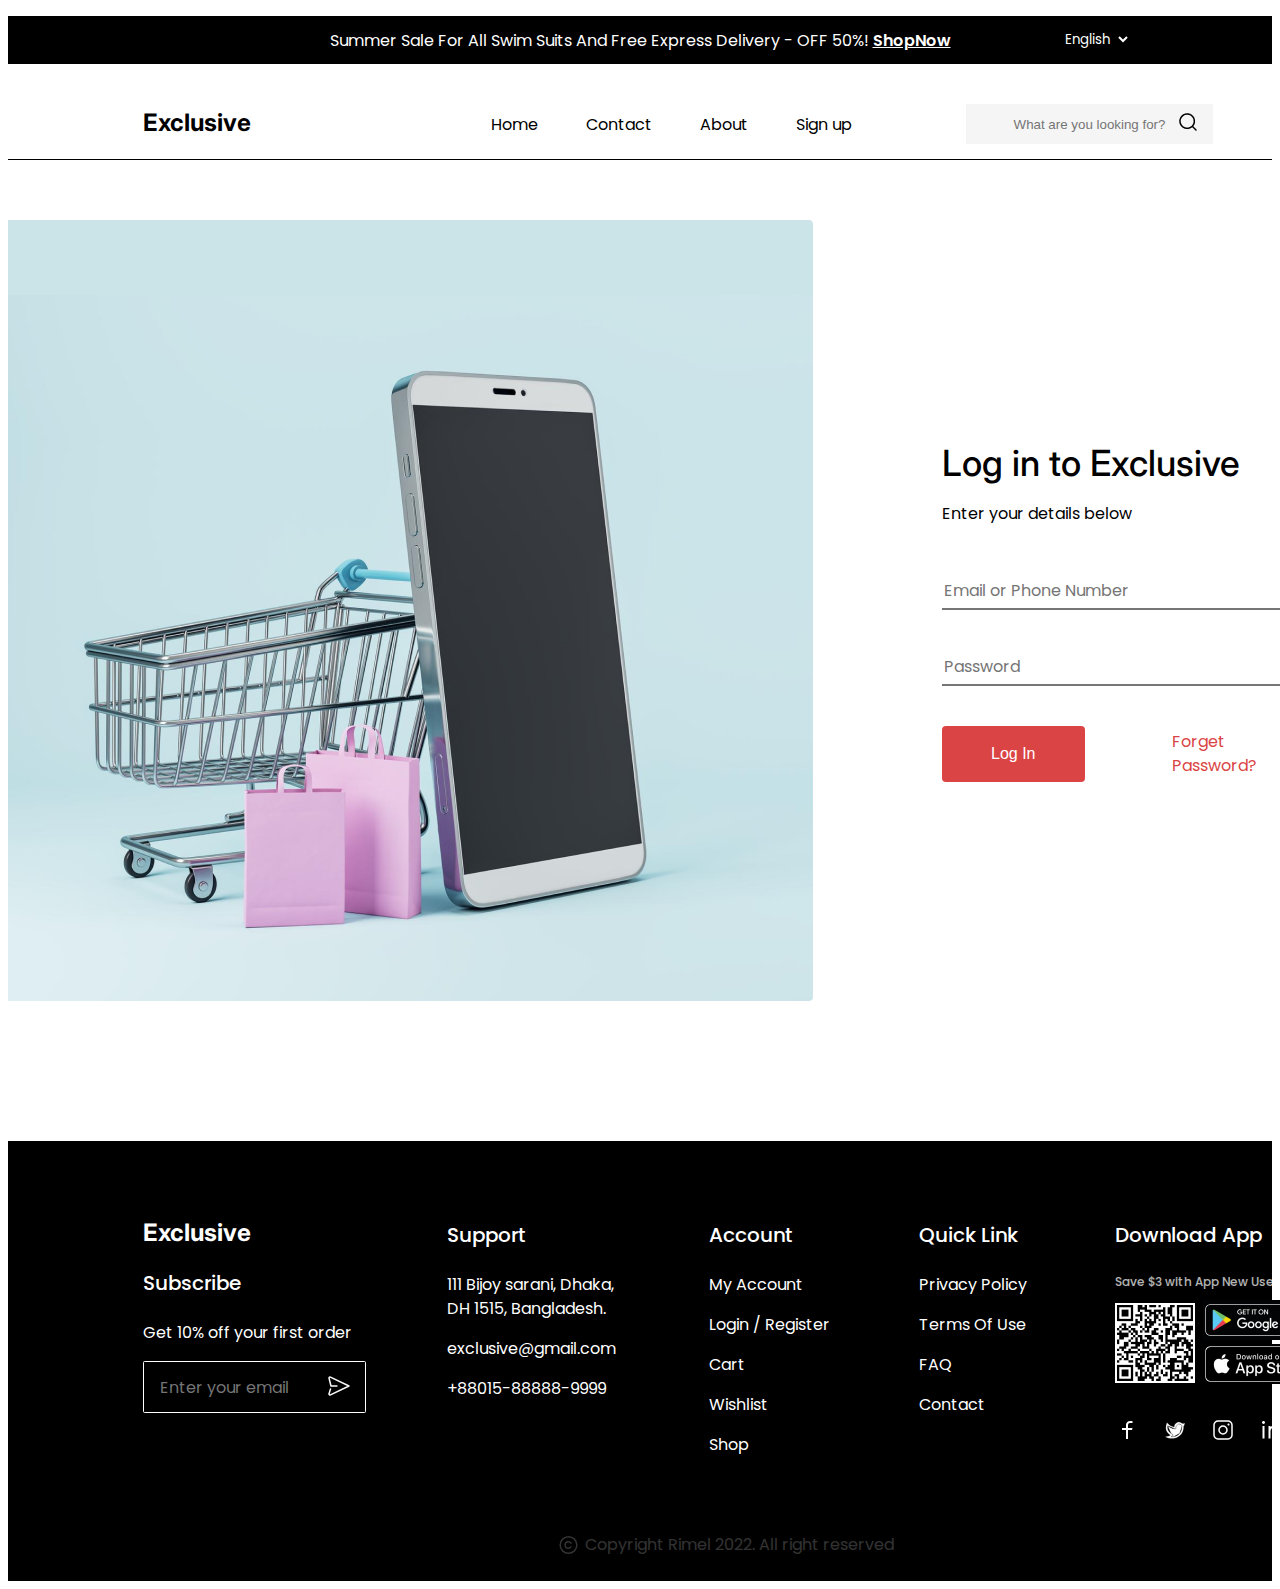
<file: login.html>
<!DOCTYPE html>
<html lang="en">
<head>
    <meta charset="UTF-8">
    <meta name="viewport" content="width=device-width, initial-scale=1.0">
    <title>log in</title>
    <link rel="stylesheet" href="style.css">
    <link rel="preconnect" href="https://fonts.googleapis.com">
<link rel="preconnect" href="https://fonts.gstatic.com" crossorigin>
<link href="https://fonts.googleapis.com/css2?family=Playfair+Display:ital,wght@0,900;1,900&family=Poppins:ital,wght@0,100;0,200;0,300;0,400;0,500;0,600;0,700;0,800;0,900;1,100;1,200;1,300;1,400;1,500;1,600;1,700;1,800;1,900&family=Raleway:ital,wght@0,100..900;1,100..900&display=swap" rel="stylesheet">
<link rel="preconnect" href="https://fonts.googleapis.com">
<link rel="preconnect" href="https://fonts.gstatic.com" crossorigin>
<link href="https://fonts.googleapis.com/css2?family=Inter:ital,opsz,wght@0,14..32,100..900;1,14..32,100..900&family=Playfair+Display:ital,wght@0,900;1,900&family=Poppins:ital,wght@0,100;0,200;0,300;0,400;0,500;0,600;0,700;0,800;0,900;1,100;1,200;1,300;1,400;1,500;1,600;1,700;1,800;1,900&family=Raleway:ital,wght@0,100..900;1,100..900&display=swap" rel="stylesheet">
<link rel="stylesheet" href="https://cdnjs.cloudflare.com/ajax/libs/font-awesome/4.7.0/css/font-awesome.min.css">
</head>
<body>
    <header class="header">
        <div class="header__top">
            <div class="banner">
                <p class="banner__text">
                    Summer Sale For All Swim Suits And Free Express Delivery - OFF 50%!
                    <a href="#" class="banner__link">ShopNow</a>
                </p>
                <div class="language__selector">
                    <select id="lang">
                        <option value="eng">English</option>
                        <option value="rus">Russian</option>
                        <option value="uzb">Uzbek</option>
                    </select>
                </div>
                
            </div>
            <nav class="menu">
                <div class="logo">
                    <p class="logo__text">Exclusive</p>
                </div>
                <ul class="menu ul">
                    <li class="menu li">
                        <a href="index.html" class="menu a">Home</a>
                    </li>
                    <li class="menu li">
                        <a href="contact.html" class="menu a">Contact</a>
                    </li>
                    <li class="menu li">
                        <a href="strory.html" class="menu a">About</a>
                    </li>
                    <li class="menu li">
                        <a href="signup.html" class="menu a">Sign up</a>
                    </li>
                </ul>
                <div class="search">
                    <input type="text" class="search__input" placeholder="What are you looking for?">
                    <button class="search__icon"><img src="/assets/assets.png" alt=""></button>
                </div>
                <div class="border__bottom"></div>
            </nav>
    </header> 
    <div class="login">
        <img src="/assets2/Side Image.png" alt="" class="login__img">
        <div class="login__form">
            <h1>Log in to Exclusive</h1>
            <p class="login__title">Enter your details below</p>
            <input type="text" placeholder="Email or Phone Number" class="login__form-input">
            <input type="text" placeholder="Password" class="login__form-input">
            <div class="login-form-footer">
                <button class="login__btn">Log In</button>
                <a href="#" class="forgot-password-link">Forget Password?</a>
            </div>
        </div>
    </div>
    <footer class="footer">
        <form class="footer__form">
            <h3 class="footer__logo">Exclusive</h3>
            <h3 class="footer__title">Subscribe</h3>
            <p class="footer__text">Get 10% off your first order</p>
            <input type="text" class="footer__input" placeholder="Enter your email">
            <button class="footer__input-btn"><svg width="24" height="24" viewBox="0 0 24 24" fill="none" xmlns="http://www.w3.org/2000/svg">
                <path d="M9.91199 11.9998H3.99999L2.02299 4.1348C2.01033 4.0891 2.00262 4.04216 1.99999 3.9948C1.97799 3.2738 2.77199 2.7738 3.45999 3.1038L22 11.9998L3.45999 20.8958C2.77999 21.2228 1.99599 20.7368 1.99999 20.0288C2.00201 19.9655 2.01313 19.9029 2.03299 19.8428L3.49999 14.9998" stroke="#FAFAFA" stroke-width="1.5" stroke-linecap="round" stroke-linejoin="round"/>
                </svg>
                </button>
        </form>
        <div class="footer__content">
            <div class="footer__content-section support">
                <h3 class="footer__content-section-title">Support</h3>
                <p class="footer__content-section-text">111 Bijoy sarani, Dhaka,  DH 1515, Bangladesh.</p>
                <p class="footer__content-section-text">exclusive@gmail.com</p>
                <p class="footer__content-section-text">+88015-88888-9999</p>
            </div>
            <div class="footer__content-section account">
                <h3 class="footer__content-section-title">Account</h3>
                <ul class="footer__links-item">
                    <li>
                        <a href="#" class="footer__content-section-text">My Account</a>
                    </li>
                    <li>
                        <a href="#" class="footer__content-section-text">Login / Register</a>
                    </li>
                    <li>
                        <a href="#" class="footer__content-section-text">Cart</a>
                    </li>
                    <li>
                        <a href="wishlist.html" class="footer__content-section-text">Wishlist</a>
                    </li>
                    <li>
                        <a href="#" class="footer__content-section-text">Shop</a>
                    </li>
                </ul>
            </div>
            <div class="footer__content-section link">
                <h3 class="footer__content-section-title">Quick Link</h3>
                <ul class="footer__links-item">
                    <li>
                        <a href="#" class="footer__content-section-text">Privacy Policy</a>
                    </li>
                    <li>
                        <a href="#" class="footer__content-section-text">Terms Of Use</a>
                    </li>
                    <li>
                        <a href="#" class="footer__content-section-text">FAQ</a>
                    </li>
                    <li>
                        <a href="#" class="footer__content-section-text">Contact</a>
                    </li>
                </ul>
            </div>
        </div>
        <div class="app-download-container">
            <h3 class="app__title">Download App</h3>
            <p class="app__discription">Save $3 with App New User Only</p>
            <img src="/assets2/Qrcode 1.jpg" alt="" class="qr-code">
            <img src="/assets2/GooglePlay.png" alt="" class="store__btn">
            <img src="/assets2/AppStore.png" alt="" class="store__btn">
            <div class="app__icons">
                <a href="#" class="socials__icon"><svg width="24" height="24" viewBox="0 0 24 24" fill="none" xmlns="http://www.w3.org/2000/svg">
                    <path d="M13 10H17.5L17 12H13V21H11V12H7V10H11V8.128C11 6.345 11.186 5.698 11.534 5.046C11.875 4.40181 12.4018 3.87501 13.046 3.534C13.698 3.186 14.345 3 16.128 3C16.65 3 17.108 3.05 17.5 3.15V5H16.128C14.804 5 14.401 5.078 13.99 5.298C13.686 5.46 13.46 5.686 13.298 5.99C13.078 6.401 13 6.804 13 8.128V10Z" fill="white"/>
                    </svg>
                    </a>
                <a href="#" class="socials__icon"><svg width="24" height="24" viewBox="0 0 24 24" fill="none" xmlns="http://www.w3.org/2000/svg">
                    <g clip-path="url(#clip0_6137_1563)">
                    <path d="M12.905 8.84651L12.905 8.84646C12.9194 8.06035 13.2418 7.3113 13.8028 6.76049C14.3639 6.20969 15.1188 5.90116 15.905 5.90129L12.905 8.84651ZM12.905 8.84651L12.877 10.4213M12.905 8.84651L12.877 10.4213M4.75811 7.80857L4.89001 7.91846C6.76679 9.48211 8.71781 10.4182 10.7495 10.6952C10.7495 10.6952 10.7495 10.6952 10.7495 10.6952L12.3104 10.9072L4.75811 7.80857ZM4.75811 7.80857L4.72759 7.97751M4.75811 7.80857L4.72759 7.97751M4.72759 7.97751C4.42576 9.64819 4.5683 11.0709 5.1479 12.3018C5.72718 13.532 6.73827 14.5605 8.15577 15.4519L8.15579 15.452M4.72759 7.97751L8.15579 15.452M8.15579 15.452L9.90279 16.55L9.954 16.4685M8.15579 15.452L9.954 16.4685M9.954 16.4685L9.90279 16.55C9.97196 16.5934 10.0294 16.6532 10.0702 16.724C10.1109 16.7948 10.1337 16.8745 10.1365 16.9562C10.1392 17.0378 10.122 17.1189 10.0862 17.1924C10.0504 17.2658 9.99716 17.3294 9.93112 17.3775L9.93101 17.3775M9.954 16.4685L9.93101 17.3775M9.93101 17.3775L8.33901 18.5405L8.11542 18.7039M9.93101 17.3775L8.11542 18.7039M8.11542 18.7039L8.39178 18.7211M8.11542 18.7039L8.39178 18.7211M8.39178 18.7211C9.3449 18.7805 10.2529 18.7385 11.0095 18.5884L11.0096 18.5884M8.39178 18.7211L11.0096 18.5884M11.0096 18.5884C13.3886 18.1134 15.3745 16.9794 16.7652 15.2211M11.0096 18.5884L16.7652 15.2211M12.877 10.4213C12.8757 10.4918 12.8594 10.5612 12.8293 10.625C12.7993 10.6887 12.7561 10.7454 12.7026 10.7912C12.649 10.8371 12.5864 10.8712 12.5188 10.8911C12.4513 10.9111 12.3803 10.9166 12.3105 10.9072L12.877 10.4213ZM16.7652 15.2211C18.1557 13.463 18.945 11.0883 18.945 8.14229M16.7652 15.2211L18.945 8.14229M18.945 8.14229C18.945 7.99668 18.8714 7.78474 18.744 7.55722M18.945 8.14229L18.744 7.55722M18.744 7.55722C18.6142 7.32559 18.4215 7.06508 18.1673 6.82049M18.744 7.55722L18.1673 6.82049M18.1673 6.82049C17.6587 6.33088 16.8999 5.90129 15.905 5.90129L18.1673 6.82049ZM20.4978 5.53842C20.8818 5.48388 21.3285 5.34345 21.916 5.01105C21.6101 6.49526 21.4321 7.16764 20.7642 8.08336L20.745 8.10969V8.14229C20.745 11.9415 19.578 14.7567 17.8258 16.7397C16.0726 18.7238 13.7277 19.8813 11.3624 20.3532C9.74529 20.6759 7.7544 20.5728 5.99643 20.2106C5.11813 20.0296 4.30077 19.7846 3.61983 19.4974C3.03727 19.2517 2.56009 18.9775 2.22956 18.6904C2.66065 18.6482 3.4114 18.5535 4.24366 18.3598C5.24355 18.1272 6.37173 17.7494 7.20306 17.141L7.31918 17.056L7.19904 16.9768C7.15724 16.9492 7.11178 16.9196 7.06301 16.8879C6.30477 16.3938 4.74648 15.3786 3.73155 13.5166C2.66714 11.5637 2.19257 8.66295 3.91362 4.42592C5.57889 6.34347 7.2726 7.66001 8.99504 8.3668L8.99505 8.36681C9.57662 8.60536 9.94255 8.72373 10.2318 8.79141C10.4509 8.84265 10.6261 8.86463 10.8117 8.88794C10.8703 8.89529 10.93 8.90278 10.9924 8.91135L11.2872 8.95189L11.1059 8.77077C11.131 7.8414 11.4254 6.93895 11.9539 6.17331C12.4904 5.39606 13.2442 4.79434 14.1211 4.4435C14.9979 4.09265 15.9588 4.00828 16.8833 4.20093C17.8079 4.39359 18.6551 4.85471 19.3189 5.52657L19.3485 5.55658L19.3907 5.55628C19.4934 5.55556 19.5972 5.55908 19.7036 5.56269C19.9483 5.57098 20.2068 5.57974 20.4978 5.53842Z" fill="white" stroke="black" stroke-width="0.2"/>
                    </g>
                    <defs>
                    <clipPath id="clip0_6137_1563">
                    <rect width="24" height="24" fill="white"/>
                    </clipPath>
                    </defs>
                    </svg>
                    </a>
                <a href="#" class="socials__icon"><svg width="24" height="24" viewBox="0 0 24 24" fill="none" xmlns="http://www.w3.org/2000/svg">
                    <path d="M17 3H7C5.93913 3 4.92172 3.42143 4.17157 4.17157C3.42143 4.92172 3 5.93913 3 7V17C3 18.0609 3.42143 19.0783 4.17157 19.8284C4.92172 20.5786 5.93913 21 7 21H17C18.0609 21 19.0783 20.5786 19.8284 19.8284C20.5786 19.0783 21 18.0609 21 17V7C21 5.93913 20.5786 4.92172 19.8284 4.17157C19.0783 3.42143 18.0609 3 17 3Z" stroke="white" stroke-width="1.5" stroke-linejoin="round"/>
                    <path d="M12 16C13.0609 16 14.0783 15.5786 14.8284 14.8284C15.5786 14.0783 16 13.0609 16 12C16 10.9391 15.5786 9.92172 14.8284 9.17157C14.0783 8.42143 13.0609 8 12 8C10.9391 8 9.92172 8.42143 9.17157 9.17157C8.42143 9.92172 8 10.9391 8 12C8 13.0609 8.42143 14.0783 9.17157 14.8284C9.92172 15.5786 10.9391 16 12 16V16Z" stroke="white" stroke-width="1.5" stroke-linejoin="round"/>
                    <path d="M17.5 7.5C17.7652 7.5 18.0196 7.39464 18.2071 7.20711C18.3946 7.01957 18.5 6.76522 18.5 6.5C18.5 6.23478 18.3946 5.98043 18.2071 5.79289C18.0196 5.60536 17.7652 5.5 17.5 5.5C17.2348 5.5 16.9804 5.60536 16.7929 5.79289C16.6054 5.98043 16.5 6.23478 16.5 6.5C16.5 6.76522 16.6054 7.01957 16.7929 7.20711C16.9804 7.39464 17.2348 7.5 17.5 7.5Z" fill="white"/>
                    </svg>
                    </a>
                <a href="#" class="socials__icon"><svg width="24" height="24" viewBox="0 0 24 24" fill="none" xmlns="http://www.w3.org/2000/svg">
                    <path d="M11.5 9.05C12.417 8.113 13.611 7.5 15 7.5C16.4587 7.5 17.8576 8.07946 18.8891 9.11091C19.9205 10.1424 20.5 11.5413 20.5 13V20.5H18.5V13C18.5 12.0717 18.1313 11.1815 17.4749 10.5251C16.8185 9.86875 15.9283 9.5 15 9.5C14.0717 9.5 13.1815 9.86875 12.5251 10.5251C11.8687 11.1815 11.5 12.0717 11.5 13V20.5H9.5V8H11.5V9.05ZM4.5 6C4.10218 6 3.72064 5.84196 3.43934 5.56066C3.15804 5.27936 3 4.89782 3 4.5C3 4.10218 3.15804 3.72064 3.43934 3.43934C3.72064 3.15804 4.10218 3 4.5 3C4.89782 3 5.27936 3.15804 5.56066 3.43934C5.84196 3.72064 6 4.10218 6 4.5C6 4.89782 5.84196 5.27936 5.56066 5.56066C5.27936 5.84196 4.89782 6 4.5 6ZM3.5 8H5.5V20.5H3.5V8Z" fill="white"/>
                    </svg>
                    </a>
            </div>
        </div>
        <div class="copyright">
            <span><svg width="21" height="20" viewBox="0 0 21 20" fill="none" xmlns="http://www.w3.org/2000/svg">
                <path d="M10.5 18.3332C15.1024 18.3332 18.8334 14.6022 18.8334 9.99984C18.8334 5.39746 15.1024 1.6665 10.5 1.6665C5.89765 1.6665 2.16669 5.39746 2.16669 9.99984C2.16669 14.6022 5.89765 18.3332 10.5 18.3332Z" stroke="white" stroke-width="1.5" stroke-linecap="round" stroke-linejoin="round"/>
                <path d="M13 8.14799C13 8.14799 11.9706 6.6665 10.2549 6.6665C8.53924 6.6665 7.16669 8.14799 7.16669 9.99984C7.16669 11.8517 8.53924 13.3332 10.2549 13.3332C11.9706 13.3332 13 11.8517 13 11.8517" stroke="white" stroke-width="1.5" stroke-linecap="round" stroke-linejoin="round"/>
                </svg>
            </span>
            <p class="footer__line">Copyright Rimel 2022. All right reserved</p>
        </div>
    </footer>
</body>
</html>
</file>
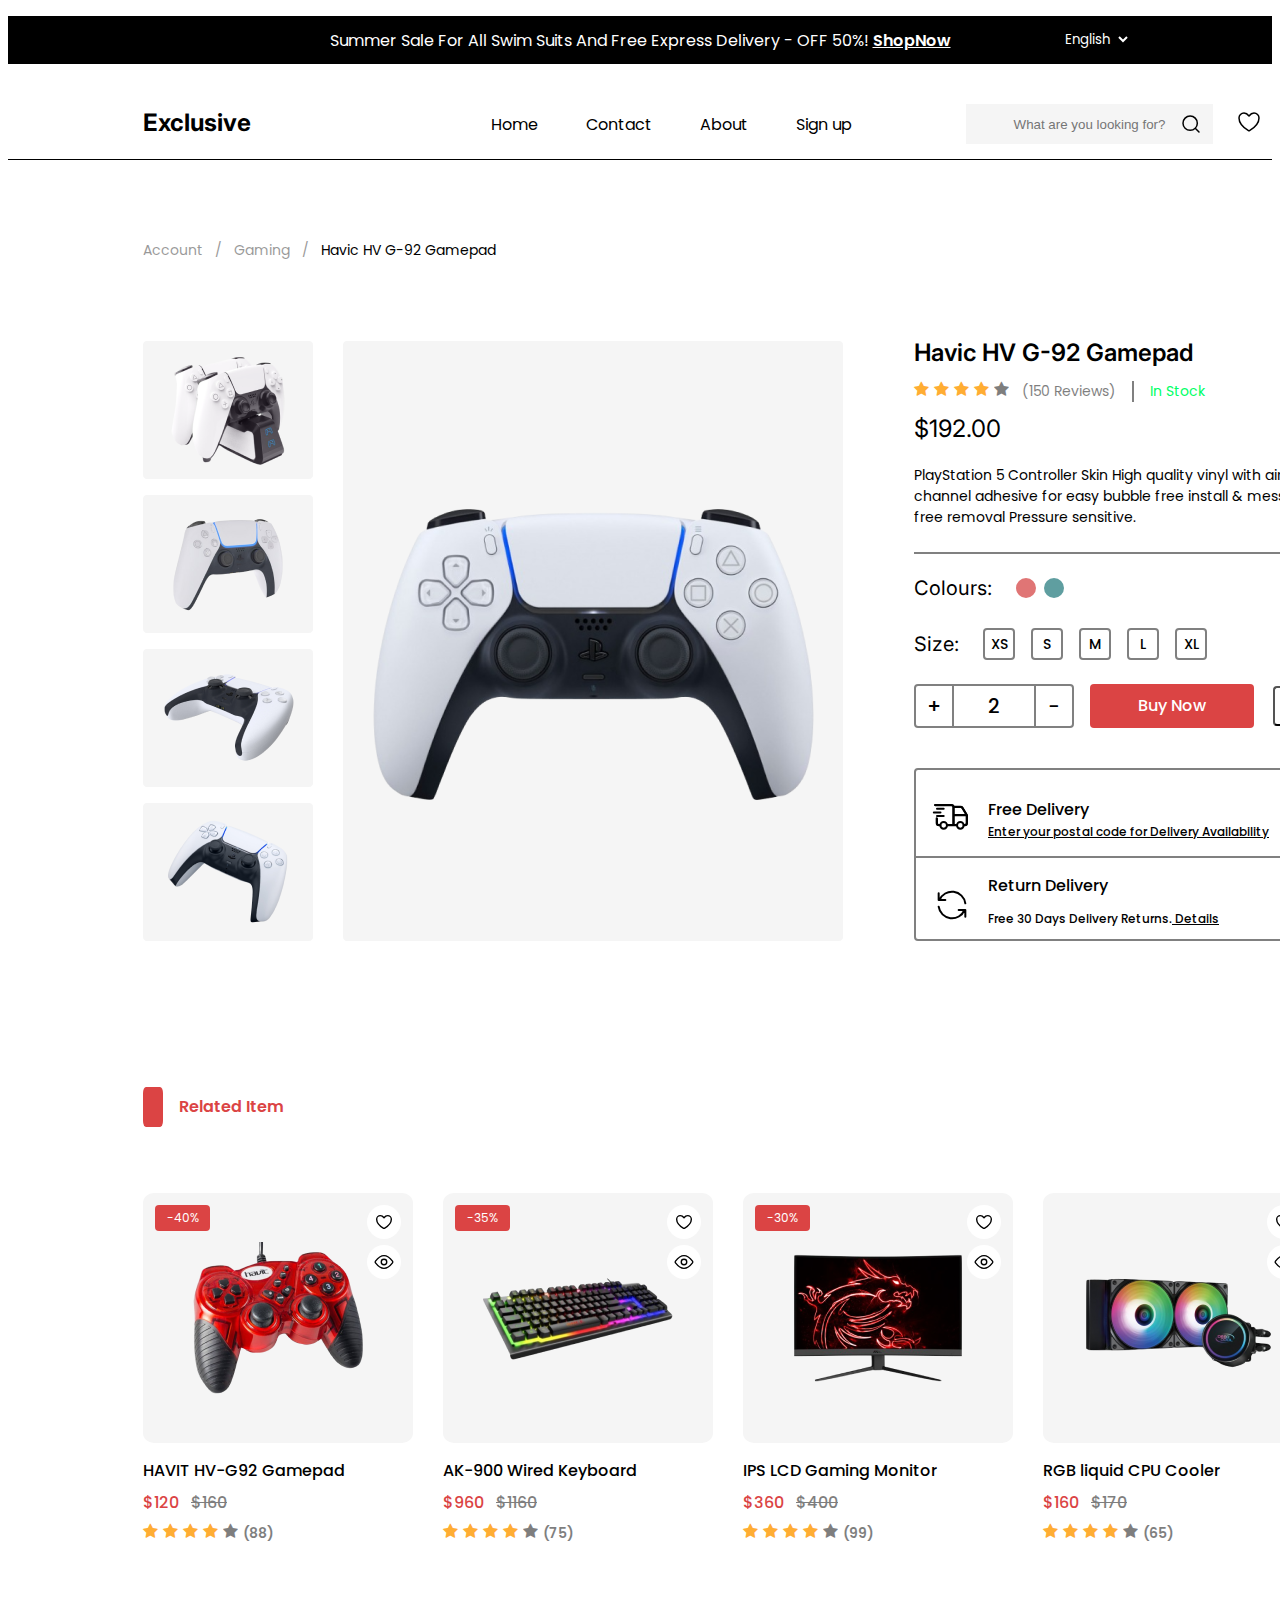
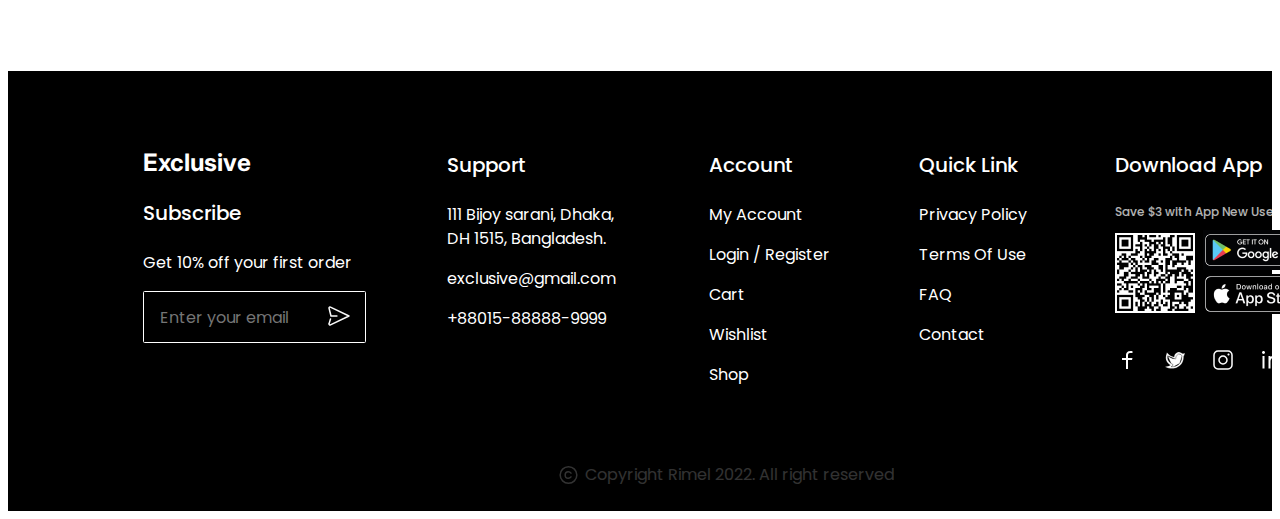
<file: product.html>
<!DOCTYPE html>
<html lang="en">
<head>
    <meta charset="UTF-8">
    <meta name="viewport" content="width=device-width, initial-scale=1.0">
    <title>product</title>
    <link rel="stylesheet" href="style.css">
    <link rel="preconnect" href="https://fonts.googleapis.com">
    <link rel="preconnect" href="https://fonts.gstatic.com" crossorigin>
    <link
        href="https://fonts.googleapis.com/css2?family=Playfair+Display:ital,wght@0,900;1,900&family=Poppins:ital,wght@0,100;0,200;0,300;0,400;0,500;0,600;0,700;0,800;0,900;1,100;1,200;1,300;1,400;1,500;1,600;1,700;1,800;1,900&family=Raleway:ital,wght@0,100..900;1,100..900&display=swap"
        rel="stylesheet">
    <link rel="preconnect" href="https://fonts.googleapis.com">
    <link rel="preconnect" href="https://fonts.gstatic.com" crossorigin>
    <link
        href="https://fonts.googleapis.com/css2?family=Inter:ital,opsz,wght@0,14..32,100..900;1,14..32,100..900&family=Playfair+Display:ital,wght@0,900;1,900&family=Poppins:ital,wght@0,100;0,200;0,300;0,400;0,500;0,600;0,700;0,800;0,900;1,100;1,200;1,300;1,400;1,500;1,600;1,700;1,800;1,900&family=Raleway:ital,wght@0,100..900;1,100..900&display=swap"
        rel="stylesheet">
    <link rel="stylesheet" href="https://cdnjs.cloudflare.com/ajax/libs/font-awesome/4.7.0/css/font-awesome.min.css">
</head>
<body>
    <header class="header">
        <div class="header__top">
            <div class="banner">
                <p class="banner__text">
                    Summer Sale For All Swim Suits And Free Express Delivery - OFF 50%!
                    <a href="index.html" class="banner__link">ShopNow</a>
                </p>
                <div class="language__selector">
                    <select id="lang">
                        <option value="eng">English</option>
                        <option value="rus">Russian</option>
                        <option value="uzb">Uzbek</option>
                    </select>
                </div>

            </div>
            <nav class="menu">
                <div class="logo">
                    <p class="logo__text">Exclusive</p>
                </div>
                <ul class="menu ul">
                    <li class="menu li">
                        <a href="index.html" class="menu a">Home</a>
                    </li>
                    <li class="menu li">
                        <a href="contact.html" class="menu a">Contact</a>
                    </li>
                    <li class="menu li">
                        <a href="strory.html" class="menu a">About</a>
                    </li>
                    <li class="menu li">
                        <a href="signup.html" class="menu a">Sign up</a>
                    </li>
                </ul>
                <div class="search">
                    <input type="text" class="search__input" placeholder="What are you looking for?">
                    <button class="search__icon"><svg width="24" height="24" viewBox="0 0 24 24" fill="none"
                            xmlns="http://www.w3.org/2000/svg">
                            <path
                                d="M20 20L16.2223 16.2156M18.3158 11.1579C18.3158 13.0563 17.5617 14.8769 16.2193 16.2193C14.8769 17.5617 13.0563 18.3158 11.1579 18.3158C9.2595 18.3158 7.43886 17.5617 6.0965 16.2193C4.75413 14.8769 4 13.0563 4 11.1579C4 9.2595 4.75413 7.43886 6.0965 6.0965C7.43886 4.75413 9.2595 4 11.1579 4C13.0563 4 14.8769 4.75413 16.2193 6.0965C17.5617 7.43886 18.3158 9.2595 18.3158 11.1579V11.1579Z"
                                stroke="black" stroke-width="1.5" stroke-linecap="round" />
                        </svg>
                    </button>
                    <a href="wishlist.html" class="saved__icon"><svg width="32" height="32" viewBox="0 0 32 32"
                            fill="none" xmlns="http://www.w3.org/2000/svg">
                            <path
                                d="M11 7C8.239 7 6 9.216 6 11.95C6 14.157 6.875 19.395 15.488 24.69C15.6423 24.7839 15.8194 24.8335 16 24.8335C16.1806 24.8335 16.3577 24.7839 16.512 24.69C25.125 19.395 26 14.157 26 11.95C26 9.216 23.761 7 21 7C18.239 7 16 10 16 10C16 10 13.761 7 11 7Z"
                                stroke="black" stroke-width="1.5" stroke-linecap="round" stroke-linejoin="round" />
                        </svg>
                    </a>
                    <button class="cart__icon"><svg width="32" height="32" viewBox="0 0 32 32" fill="none"
                            xmlns="http://www.w3.org/2000/svg">
                            <path
                                d="M11 27C11.5523 27 12 26.5523 12 26C12 25.4477 11.5523 25 11 25C10.4477 25 10 25.4477 10 26C10 26.5523 10.4477 27 11 27Z"
                                stroke="black" stroke-width="1.5" stroke-linecap="round" stroke-linejoin="round" />
                            <path
                                d="M25 27C25.5523 27 26 26.5523 26 26C26 25.4477 25.5523 25 25 25C24.4477 25 24 25.4477 24 26C24 26.5523 24.4477 27 25 27Z"
                                stroke="black" stroke-width="1.5" stroke-linecap="round" stroke-linejoin="round" />
                            <path d="M3 5H7L10 22H26" stroke="black" stroke-width="1.5" stroke-linecap="round"
                                stroke-linejoin="round" />
                            <path
                                d="M10 16.6667H25.59C25.7056 16.6667 25.8177 16.6267 25.9072 16.5535C25.9966 16.4802 26.0579 16.3782 26.0806 16.2648L27.8806 7.26479C27.8951 7.19222 27.8934 7.11733 27.8755 7.04552C27.8575 6.97371 27.8239 6.90678 27.7769 6.84956C27.73 6.79234 27.6709 6.74625 27.604 6.71462C27.5371 6.68299 27.464 6.66661 27.39 6.66666H8"
                                stroke="black" stroke-width="1.5" stroke-linecap="round" stroke-linejoin="round" />
                        </svg>
                    </button>
                    <span class="user__icon">
                        <svg width="32" height="32" viewBox="0 0 32 32" fill="none" xmlns="http://www.w3.org/2000/svg">
                            <path
                                d="M24 27V24.3333C24 22.9188 23.5224 21.5623 22.6722 20.5621C21.8221 19.5619 20.669 19 19.4667 19H11.5333C10.331 19 9.17795 19.5619 8.32778 20.5621C7.47762 21.5623 7 22.9188 7 24.3333V27"
                                stroke="black" stroke-width="1.5" stroke-linecap="round" stroke-linejoin="round" />
                            <path
                                d="M16.5 14C18.9853 14 21 11.9853 21 9.5C21 7.01472 18.9853 5 16.5 5C14.0147 5 12 7.01472 12 9.5C12 11.9853 14.0147 14 16.5 14Z"
                                stroke="black" stroke-width="1.5" stroke-linecap="round" stroke-linejoin="round" />
                        </svg>
                        <div class="modal">
                            <div class="modal__list">
                                <div class="modal__item">
                                    <span class="modal__icon"><svg width="32" height="32" viewBox="0 0 32 32"
                                            fill="none" xmlns="http://www.w3.org/2000/svg">
                                            <path
                                                d="M24 27V24.3333C24 22.9188 23.5224 21.5623 22.6722 20.5621C21.8221 19.5619 20.669 19 19.4667 19H11.5333C10.331 19 9.17795 19.5619 8.32778 20.5621C7.47762 21.5623 7 22.9188 7 24.3333V27"
                                                stroke="#FAFAFA" stroke-width="1.5" stroke-linecap="round"
                                                stroke-linejoin="round" />
                                            <path
                                                d="M16.5 14C18.9853 14 21 11.9853 21 9.5C21 7.01472 18.9853 5 16.5 5C14.0147 5 12 7.01472 12 9.5C12 11.9853 14.0147 14 16.5 14Z"
                                                stroke="#FAFAFA" stroke-width="1.5" stroke-linecap="round"
                                                stroke-linejoin="round" />
                                        </svg>
                                    </span>
                                    <a href="#" class="modal__link">Manage My Account</a>
                                </div>
                                <div class="modal__item">
                                    <span class="modal__icon"><svg width="24" height="24" viewBox="0 0 24 24"
                                            fill="none" xmlns="http://www.w3.org/2000/svg">
                                            <path
                                                d="M3 6.3V20.5C3 20.7652 3.10536 21.0196 3.29289 21.2071C3.48043 21.3946 3.73478 21.5 4 21.5H20C20.2652 21.5 20.5196 21.3946 20.7071 21.2071C20.8946 21.0196 21 20.7652 21 20.5V6.3H3Z"
                                                stroke="#FAFAFA" stroke-width="1.5" stroke-linejoin="round" />
                                            <path
                                                d="M21 6.3L18.1665 2.5H5.8335L3 6.3M15.7775 9.6C15.7775 11.699 14.0865 13.4 12 13.4C9.9135 13.4 8.222 11.699 8.222 9.6"
                                                stroke="#FAFAFA" stroke-width="1.5" stroke-linecap="round"
                                                stroke-linejoin="round" />
                                        </svg>
                                    </span>
                                    <a href="chekout.html" class="modal__link">My Order</a>
                                </div>
                                <div class="modal__item">
                                    <span class="modal__icon"><svg width="24" height="24" viewBox="0 0 24 24"
                                            fill="none" xmlns="http://www.w3.org/2000/svg">
                                            <g clip-path="url(#clip0_6316_458)">
                                                <path d="M8 16L12 12M16 8L11.9992 12M11.9992 12L8 8M12 12L16 16"
                                                    stroke="#FAFAFA" stroke-width="1.5" stroke-linecap="round"
                                                    stroke-linejoin="round" />
                                                <circle cx="12" cy="12" r="11.25" stroke="white" stroke-width="1.5" />
                                            </g>
                                            <defs>
                                                <clipPath id="clip0_6316_458">
                                                    <rect width="24" height="24" fill="white" />
                                                </clipPath>
                                            </defs>
                                        </svg>
                                    </span>
                                    <a href="cart.html" class="modal__link">My Cancellations</a>
                                </div>
                                <div class="modal__item">
                                    <span class="modal__icon"><svg width="24" height="24" viewBox="0 0 24 24"
                                            fill="none" xmlns="http://www.w3.org/2000/svg">
                                            <path
                                                d="M19.8284 9.93621C20.4517 9.93621 20.7176 10.7286 20.2205 11.1046L16.8905 13.6234C16.1688 14.1693 15.8661 15.1087 16.1334 15.9732L17.3864 20.0261C17.5735 20.6312 16.8729 21.1193 16.3701 20.7341L13.3075 18.3879C12.536 17.7969 11.464 17.7969 10.6925 18.3879L7.61357 20.7466C7.11152 21.1312 6.41161 20.645 6.59677 20.0403L7.83243 16.0046C8.09532 15.146 7.79694 14.2145 7.08413 13.6684L3.73432 11.1022C3.24111 10.7244 3.50831 9.93621 4.12961 9.93621H8.12744C9.07024 9.93621 9.90305 9.32198 10.1815 8.42125L11.379 4.5479C11.5678 3.93721 12.4322 3.93722 12.621 4.5479L13.8185 8.42124C14.0969 9.32198 14.9298 9.93621 15.8726 9.93621H19.8284Z"
                                                stroke="#FAFAFA" stroke-width="1.5" />
                                        </svg>
                                    </span>
                                    <a href="" class="modal__link">My Reviews</a>
                                </div>
                                <div class="modal__item">
                                    <span class="modal__icon"><svg width="24" height="24" viewBox="0 0 24 24"
                                            fill="none" xmlns="http://www.w3.org/2000/svg">
                                            <path
                                                d="M4 12H13.5M6 15L3 12L6 9M11 7V6C11 5.46957 11.2107 4.96086 11.5858 4.58579C11.9609 4.21071 12.4696 4 13 4H18C18.5304 4 19.0391 4.21071 19.4142 4.58579C19.7893 4.96086 20 5.46957 20 6V18C20 18.5304 19.7893 19.0391 19.4142 19.4142C19.0391 19.7893 18.5304 20 18 20H13C12.4696 20 11.9609 19.7893 11.5858 19.4142C11.2107 19.0391 11 18.5304 11 18V17"
                                                stroke="#FAFAFA" stroke-width="1.5" stroke-linecap="round"
                                                stroke-linejoin="round" />
                                        </svg>
                                    </span>
                                    <a href="login.html" class="modal__link">Logout</a>
                                </div>
                            </div>
                        </div>
                        </button>
                </div>
                <div class="border__bottom"></div>
            </nav>

        </div>
    </header>
    <div class="breadcrump">
        <nav class="breadcrump__list">
            <li class="breadcrump__item">
                <a href="" class="breadcrump__link">Account</a>
            </li>
            <li class="breadcrump__item">
                <a href="" class="breadcrump__link">/</a>
            </li>
            <li class="breadcrump__item">
                <a href="" class="breadcrump__link">Gaming</a>
            </li>
            <li class="breadcrump__item">
                <a href="" class="breadcrump__link">/</a>
            </li>
            <li class="breadcrump__item">
                <a href="#" class="product__link">Havic HV G-92 Gamepad</a>
            </li>
        </nav>
    </div>
    <main class="product___main"> 
     <div class="product__img-section">
        <div class="thumbnail">
            <img src="/assets2/ps 1.png" alt="" class="tumbnail__img">
            <img src="/assets2/ps 2.png" alt="" class="tumbnail__img">
            <img src="/assets2/ps 3.png" alt="" class="tumbnail__img">
            <img src="/assets2/ps 4.png" alt="" class="tumbnail__img">
        </div>
        <img src="/assets2/ps main.png" alt="" class="main__img">
     </div>
     <div class="product-info">
        <h1 class="product__title">Havic HV G-92 Gamepad</h1>
        <div class="rating">
            <span class="fa fa-star approved"></span>
            <span class="fa fa-star approved"></span>
            <span class="fa fa-star approved"></span>
            <span class="fa fa-star approved"></span>
            <span class="fa fa-star not-approved"></span>
            <p class="info__count">(150 Reviews)</p>
            <div class="instock">In Stock</div>
         </div>
         <p class="info__price">$192.00</p>
         <p class="info__text">PlayStation 5 Controller Skin High quality vinyl with air channel adhesive for easy bubble free install & mess free removal Pressure sensitive.</p>
         <div class="colors">
            <p class="color__text">Colours:</p>
            <div class="card__color info"></div>
            <div class="card__color secondinfo"></div>
         </div>
         <div class="size">
            <p class="size__text">Size:</p>
            <button class="size__btn">XS</button>
            <button class="size__btn">S</button>
            <button class="size__btn">M</button>
            <button class="size__btn">L</button>
            <button class="size__btn">XL</button>
         </div>
         <div class="quantinity">
            <button class="quantinity__left">+</button>
            <button class="quantinity__main">2</button>
            <button class="quantinity__right">-</button>
            <button class="buy__now">Buy Now</button>
            <button class="saved__btn"><svg width="32" height="32" viewBox="0 0 32 32" fill="none" xmlns="http://www.w3.org/2000/svg">
                <path d="M11 7C8.239 7 6 9.216 6 11.95C6 14.157 6.875 19.395 15.488 24.69C15.6423 24.7839 15.8194 24.8335 16 24.8335C16.1806 24.8335 16.3577 24.7839 16.512 24.69C25.125 19.395 26 14.157 26 11.95C26 9.216 23.761 7 21 7C18.239 7 16 10 16 10C16 10 13.761 7 11 7Z" stroke="black" stroke-width="1.5" stroke-linecap="round" stroke-linejoin="round"/>
                </svg>                
            </button>
        </div>
        <div class="delivery__card">
            <div class="delivery__item bottom">
                <span><svg width="40" height="40" viewBox="0 0 40 40" fill="none" xmlns="http://www.w3.org/2000/svg">
                    <g clip-path="url(#clip0_261_4843)">
                    <path d="M11.6673 31.6667C13.5083 31.6667 15.0007 30.1743 15.0007 28.3333C15.0007 26.4924 13.5083 25 11.6673 25C9.82637 25 8.33398 26.4924 8.33398 28.3333C8.33398 30.1743 9.82637 31.6667 11.6673 31.6667Z" stroke="black" stroke-width="2" stroke-linecap="round" stroke-linejoin="round"/>
                    <path d="M28.3333 31.6667C30.1743 31.6667 31.6667 30.1743 31.6667 28.3333C31.6667 26.4924 30.1743 25 28.3333 25C26.4924 25 25 26.4924 25 28.3333C25 30.1743 26.4924 31.6667 28.3333 31.6667Z" stroke="black" stroke-width="2" stroke-linecap="round" stroke-linejoin="round"/>
                    <path d="M8.33398 28.3335H7.00065C5.89608 28.3335 5.00065 27.4381 5.00065 26.3335V21.6668M3.33398 8.3335H19.6673C20.7719 8.3335 21.6673 9.22893 21.6673 10.3335V28.3335M15.0007 28.3335H25.0007M31.6673 28.3335H33.0007C34.1052 28.3335 35.0007 27.4381 35.0007 26.3335V18.3335M35.0007 18.3335H21.6673M35.0007 18.3335L30.5833 10.9712C30.2218 10.3688 29.5708 10.0002 28.8683 10.0002H21.6673" stroke="black" stroke-width="2" stroke-linecap="round" stroke-linejoin="round"/>
                    <path d="M8 28H6.66667C5.5621 28 4.66667 27.1046 4.66667 26V21.3333M3 8H19.3333C20.4379 8 21.3333 8.89543 21.3333 10V28M15 28H24.6667M32 28H32.6667C33.7712 28 34.6667 27.1046 34.6667 26V18M34.6667 18H21.3333M34.6667 18L30.2493 10.6377C29.8878 10.0353 29.2368 9.66667 28.5343 9.66667H21.3333" stroke="black" stroke-width="2" stroke-linecap="round" stroke-linejoin="round"/>
                    <path d="M5 11.8182H11.6667" stroke="black" stroke-width="2" stroke-linecap="round" stroke-linejoin="round"/>
                    <path d="M1.81836 15.4545H8.48503" stroke="black" stroke-width="2" stroke-linecap="round" stroke-linejoin="round"/>
                    <path d="M5 19.0909H11.6667" stroke="black" stroke-width="2" stroke-linecap="round" stroke-linejoin="round"/>
                    </g>
                    <defs>
                    <clipPath id="clip0_261_4843">
                    <rect width="40" height="40" fill="white"/>
                    </clipPath>
                    </defs>
                    </svg>
                </span>
                    <div class="text__section">
                    <p class="delivery__title">Free Delivery</p>
                    <a href="#" class="delivery__link">Enter your postal code for Delivery Availability</a>
                    </div>
            </div>
            <div class="delivery__item">
                <span><svg width="40" height="40" viewBox="0 0 40 40" fill="none" xmlns="http://www.w3.org/2000/svg">
                    <g clip-path="url(#clip0_261_4865)">
                    <path d="M33.3327 18.3334C32.9251 15.4004 31.5645 12.6828 29.4604 10.5992C27.3564 8.51557 24.6256 7.18155 21.6888 6.80261C18.752 6.42366 15.7721 7.02082 13.208 8.5021C10.644 9.98337 8.6381 12.2666 7.49935 15M6.66602 8.33335V15H13.3327" stroke="black" stroke-width="2" stroke-linecap="round" stroke-linejoin="round"/>
                    <path d="M6.66602 21.6667C7.07361 24.5997 8.43423 27.3173 10.5383 29.4009C12.6423 31.4845 15.3731 32.8185 18.3099 33.1974C21.2467 33.5764 24.2266 32.9792 26.7907 31.4979C29.3547 30.0167 31.3606 27.7335 32.4994 25M33.3327 31.6667V25H26.666" stroke="black" stroke-width="2" stroke-linecap="round" stroke-linejoin="round"/>
                    </g>
                    <defs>
                    <clipPath id="clip0_261_4865">
                    <rect width="40" height="40" fill="white"/>
                    </clipPath>
                    </defs>
                    </svg>
                </span>
                <div class="text__section"> <p class="delivery__title">Return Delivery</p>
                <p class="delivery__link">Free 30 Days Delivery Returns.<a href="#" class="delivery__link"> Details</a></p></div>
            </div>
        </div>
        </div>
   </main>
    <div class="related__items-section">
        <div class="related__item-top">
            <div class="rectangle"></div>
            <p class="related__item-text">Related Item</p>
        </div>
        <div class="related__item-bottom">
            <div class="related__item">
                <div class="img__section">
                    <img src="/assets/Frame 611.png" alt="" class="card__img">
                    <button class="wish__list"><svg width="24" height="24" viewBox="0 0 24 24" fill="none" xmlns="http://www.w3.org/2000/svg">
                        <path d="M8 5C5.7912 5 4 6.73964 4 8.88594C4 10.6185 4.7 14.7305 11.5904 18.8873C11.7138 18.961 11.8555 19 12 19C12.1445 19 12.2862 18.961 12.4096 18.8873C19.3 14.7305 20 10.6185 20 8.88594C20 6.73964 18.2088 5 16 5C13.7912 5 12 7.35511 12 7.35511C12 7.35511 10.2088 5 8 5Z" stroke="black" stroke-width="1.5" stroke-linecap="round" stroke-linejoin="round"/>
                        </svg>
                    </button>
                    <button class="view__btn"><svg width="24" height="24" viewBox="0 0 24 24" fill="none" xmlns="http://www.w3.org/2000/svg">
                        <path d="M21.2565 10.962C21.7305 11.582 21.7305 12.419 21.2565 13.038C19.7635 14.987 16.1815 19 11.9995 19C7.81752 19 4.23552 14.987 2.74252 13.038C2.51191 12.7411 2.38672 12.3759 2.38672 12C2.38672 11.6241 2.51191 11.2589 2.74252 10.962C4.23552 9.013 7.81752 5 11.9995 5C16.1815 5 19.7635 9.013 21.2565 10.962V10.962Z" stroke="black" stroke-width="1.5" stroke-linecap="round" stroke-linejoin="round"/>
                        <path d="M12 15C13.6569 15 15 13.6569 15 12C15 10.3431 13.6569 9 12 9C10.3431 9 9 10.3431 9 12C9 13.6569 10.3431 15 12 15Z" stroke="black" stroke-width="1.5" stroke-linecap="round" stroke-linejoin="round"/>
                        </svg>
                    </button>
                    <div class="product__discount">
                        <p class="product__discount-text">-40%</p>
                    </div>
                    <button class="add-to-cart-btn">Add To Cart</button>
                </div>
                <p class="product__name">HAVIT HV-G92 Gamepad</p>
                <div class="related__price">
                    <p class="current__price">$120</p>
                    <p class="original__price">$160</p>
                </div>
                <div class="related__rating">
                    <span class="fa fa-star approved"></span>
                    <span class="fa fa-star approved"></span>
                    <span class="fa fa-star approved"></span>
                    <span class="fa fa-star approved"></span>
                    <span class="fa fa-star not-approved"></span>
                    <p class="card__count">(88)</p>
                </div>
            </div>
            <div class="related__item">
                <div class="img__section">
                    <img src="/assets/keyboard.png" alt="" class="card__img">
                    <button class="wish__list"><svg width="24" height="24" viewBox="0 0 24 24" fill="none" xmlns="http://www.w3.org/2000/svg">
                        <path d="M8 5C5.7912 5 4 6.73964 4 8.88594C4 10.6185 4.7 14.7305 11.5904 18.8873C11.7138 18.961 11.8555 19 12 19C12.1445 19 12.2862 18.961 12.4096 18.8873C19.3 14.7305 20 10.6185 20 8.88594C20 6.73964 18.2088 5 16 5C13.7912 5 12 7.35511 12 7.35511C12 7.35511 10.2088 5 8 5Z" stroke="black" stroke-width="1.5" stroke-linecap="round" stroke-linejoin="round"/>
                        </svg>
                    </button>
                    <button class="view__btn"><svg width="24" height="24" viewBox="0 0 24 24" fill="none" xmlns="http://www.w3.org/2000/svg">
                        <path d="M21.2565 10.962C21.7305 11.582 21.7305 12.419 21.2565 13.038C19.7635 14.987 16.1815 19 11.9995 19C7.81752 19 4.23552 14.987 2.74252 13.038C2.51191 12.7411 2.38672 12.3759 2.38672 12C2.38672 11.6241 2.51191 11.2589 2.74252 10.962C4.23552 9.013 7.81752 5 11.9995 5C16.1815 5 19.7635 9.013 21.2565 10.962V10.962Z" stroke="black" stroke-width="1.5" stroke-linecap="round" stroke-linejoin="round"/>
                        <path d="M12 15C13.6569 15 15 13.6569 15 12C15 10.3431 13.6569 9 12 9C10.3431 9 9 10.3431 9 12C9 13.6569 10.3431 15 12 15Z" stroke="black" stroke-width="1.5" stroke-linecap="round" stroke-linejoin="round"/>
                        </svg>
                    </button>
                    <div class="product__discount">
                        <p class="product__discount-text">-35%</p>
                    </div>
                    <button class="add-to-cart-btn">Add To Cart</button>
                </div>
                <p class="product__name">AK-900 Wired Keyboard</p>
                <div class="related__price">
                    <p class="current__price">$960</p>
                    <p class="original__price">$1160</p>
                </div>
                <div class="related__rating">
                    <span class="fa fa-star approved"></span>
                    <span class="fa fa-star approved"></span>
                    <span class="fa fa-star approved"></span>
                    <span class="fa fa-star approved"></span>
                    <span class="fa fa-star not-approved"></span>
                    <p class="card__count">(75)</p>
                </div>
            </div>
            <div class="related__item">
                <div class="img__section">
                    <img src="/assets/monitor.png" alt="" class="card__img">
                    <button class="wish__list"><svg width="24" height="24" viewBox="0 0 24 24" fill="none" xmlns="http://www.w3.org/2000/svg">
                        <path d="M8 5C5.7912 5 4 6.73964 4 8.88594C4 10.6185 4.7 14.7305 11.5904 18.8873C11.7138 18.961 11.8555 19 12 19C12.1445 19 12.2862 18.961 12.4096 18.8873C19.3 14.7305 20 10.6185 20 8.88594C20 6.73964 18.2088 5 16 5C13.7912 5 12 7.35511 12 7.35511C12 7.35511 10.2088 5 8 5Z" stroke="black" stroke-width="1.5" stroke-linecap="round" stroke-linejoin="round"/>
                        </svg>
                    </button>
                    <button class="view__btn"><svg width="24" height="24" viewBox="0 0 24 24" fill="none" xmlns="http://www.w3.org/2000/svg">
                        <path d="M21.2565 10.962C21.7305 11.582 21.7305 12.419 21.2565 13.038C19.7635 14.987 16.1815 19 11.9995 19C7.81752 19 4.23552 14.987 2.74252 13.038C2.51191 12.7411 2.38672 12.3759 2.38672 12C2.38672 11.6241 2.51191 11.2589 2.74252 10.962C4.23552 9.013 7.81752 5 11.9995 5C16.1815 5 19.7635 9.013 21.2565 10.962V10.962Z" stroke="black" stroke-width="1.5" stroke-linecap="round" stroke-linejoin="round"/>
                        <path d="M12 15C13.6569 15 15 13.6569 15 12C15 10.3431 13.6569 9 12 9C10.3431 9 9 10.3431 9 12C9 13.6569 10.3431 15 12 15Z" stroke="black" stroke-width="1.5" stroke-linecap="round" stroke-linejoin="round"/>
                        </svg>
                    </button>
                    <div class="product__discount">
                        <p class="product__discount-text">-30%</p>
                    </div>
                    <button class="add-to-cart-btn">Add To Cart</button>
                </div>
                <p class="product__name">IPS LCD Gaming Monitor</p>
                <div class="related__price">
                    <p class="current__price">$360</p>
                    <p class="original__price">$400</p>
                </div>
                <div class="related__rating">
                    <span class="fa fa-star approved"></span>
                    <span class="fa fa-star approved"></span>
                    <span class="fa fa-star approved"></span>
                    <span class="fa fa-star approved"></span>
                    <span class="fa fa-star not-approved"></span>
                    <p class="card__count">(99)</p>
                </div>
            </div>
            <div class="related__item">
                <div class="img__section">
                    <img src="/assets/cooler.png" alt="" class="card__img">
                    <button class="wish__list"><svg width="24" height="24" viewBox="0 0 24 24" fill="none" xmlns="http://www.w3.org/2000/svg">
                        <path d="M8 5C5.7912 5 4 6.73964 4 8.88594C4 10.6185 4.7 14.7305 11.5904 18.8873C11.7138 18.961 11.8555 19 12 19C12.1445 19 12.2862 18.961 12.4096 18.8873C19.3 14.7305 20 10.6185 20 8.88594C20 6.73964 18.2088 5 16 5C13.7912 5 12 7.35511 12 7.35511C12 7.35511 10.2088 5 8 5Z" stroke="black" stroke-width="1.5" stroke-linecap="round" stroke-linejoin="round"/>
                        </svg>
                    </button>
                    <button class="view__btn"><svg width="24" height="24" viewBox="0 0 24 24" fill="none" xmlns="http://www.w3.org/2000/svg">
                        <path d="M21.2565 10.962C21.7305 11.582 21.7305 12.419 21.2565 13.038C19.7635 14.987 16.1815 19 11.9995 19C7.81752 19 4.23552 14.987 2.74252 13.038C2.51191 12.7411 2.38672 12.3759 2.38672 12C2.38672 11.6241 2.51191 11.2589 2.74252 10.962C4.23552 9.013 7.81752 5 11.9995 5C16.1815 5 19.7635 9.013 21.2565 10.962V10.962Z" stroke="black" stroke-width="1.5" stroke-linecap="round" stroke-linejoin="round"/>
                        <path d="M12 15C13.6569 15 15 13.6569 15 12C15 10.3431 13.6569 9 12 9C10.3431 9 9 10.3431 9 12C9 13.6569 10.3431 15 12 15Z" stroke="black" stroke-width="1.5" stroke-linecap="round" stroke-linejoin="round"/>
                        </svg>
                    </button>
                    <button class="add-to-cart-btn">Add To Cart</button>
                </div>
                <p class="product__name">RGB liquid CPU Cooler</p>
                <div class="related__price">
                    <p class="current__price">$160</p>
                    <p class="original__price">$170</p>
                </div>
                <div class="related__rating">
                    <span class="fa fa-star approved"></span>
                    <span class="fa fa-star approved"></span>
                    <span class="fa fa-star approved"></span>
                    <span class="fa fa-star approved"></span>
                    <span class="fa fa-star not-approved"></span>
                    <p class="card__count">(65)</p>
                </div>
            </div>
        </div>
    </div>
    <footer class="footer">
        <form class="footer__form">
            <h3 class="footer__logo">Exclusive</h3>
            <h3 class="footer__title">Subscribe</h3>
            <p class="footer__text">Get 10% off your first order</p>
            <input type="text" class="footer__input" placeholder="Enter your email">
            <button class="footer__input-btn"><svg width="24" height="24" viewBox="0 0 24 24" fill="none"
                    xmlns="http://www.w3.org/2000/svg">
                    <path
                        d="M9.91199 11.9998H3.99999L2.02299 4.1348C2.01033 4.0891 2.00262 4.04216 1.99999 3.9948C1.97799 3.2738 2.77199 2.7738 3.45999 3.1038L22 11.9998L3.45999 20.8958C2.77999 21.2228 1.99599 20.7368 1.99999 20.0288C2.00201 19.9655 2.01313 19.9029 2.03299 19.8428L3.49999 14.9998"
                        stroke="#FAFAFA" stroke-width="1.5" stroke-linecap="round" stroke-linejoin="round" />
                </svg>
            </button>
        </form>
        <div class="footer__content">
            <div class="footer__content-section support">
                <h3 class="footer__content-section-title">Support</h3>
                <p class="footer__content-section-text">111 Bijoy sarani, Dhaka, DH 1515, Bangladesh.</p>
                <p class="footer__content-section-text">exclusive@gmail.com</p>
                <p class="footer__content-section-text">+88015-88888-9999</p>
            </div>
            <div class="footer__content-section account">
                <h3 class="footer__content-section-title">Account</h3>
                <ul class="footer__links-item">
                    <li>
                        <a href="#" class="footer__content-section-text">My Account</a>
                    </li>
                    <li>
                        <a href="#" class="footer__content-section-text">Login / Register</a>
                    </li>
                    <li>
                        <a href="#" class="footer__content-section-text">Cart</a>
                    </li>
                    <li>
                        <a href="#" class="footer__content-section-text">Wishlist</a>
                    </li>
                    <li>
                        <a href="#" class="footer__content-section-text">Shop</a>
                    </li>
                </ul>
            </div>
            <div class="footer__content-section link">
                <h3 class="footer__content-section-title">Quick Link</h3>
                <ul class="footer__links-item">
                    <li>
                        <a href="#" class="footer__content-section-text">Privacy Policy</a>
                    </li>
                    <li>
                        <a href="#" class="footer__content-section-text">Terms Of Use</a>
                    </li>
                    <li>
                        <a href="#" class="footer__content-section-text">FAQ</a>
                    </li>
                    <li>
                        <a href="#" class="footer__content-section-text">Contact</a>
                    </li>
                </ul>
            </div>
        </div>
        <div class="app-download-container">
            <h3 class="app__title">Download App</h3>
            <p class="app__discription">Save $3 with App New User Only</p>
            <img src="/assets2/Qrcode 1.jpg" alt="" class="qr-code">
            <img src="/assets2/GooglePlay.png" alt="" class="store__btn">
            <img src="/assets2/AppStore.png" alt="" class="store__btn">
            <div class="app__icons">
                <a href="#" class="socials__icon"><svg width="24" height="24" viewBox="0 0 24 24" fill="none"
                        xmlns="http://www.w3.org/2000/svg">
                        <path
                            d="M13 10H17.5L17 12H13V21H11V12H7V10H11V8.128C11 6.345 11.186 5.698 11.534 5.046C11.875 4.40181 12.4018 3.87501 13.046 3.534C13.698 3.186 14.345 3 16.128 3C16.65 3 17.108 3.05 17.5 3.15V5H16.128C14.804 5 14.401 5.078 13.99 5.298C13.686 5.46 13.46 5.686 13.298 5.99C13.078 6.401 13 6.804 13 8.128V10Z"
                            fill="white" />
                    </svg>
                </a>
                <a href="#" class="socials__icon"><svg width="24" height="24" viewBox="0 0 24 24" fill="none"
                        xmlns="http://www.w3.org/2000/svg">
                        <g clip-path="url(#clip0_6137_1563)">
                            <path
                                d="M12.905 8.84651L12.905 8.84646C12.9194 8.06035 13.2418 7.3113 13.8028 6.76049C14.3639 6.20969 15.1188 5.90116 15.905 5.90129L12.905 8.84651ZM12.905 8.84651L12.877 10.4213M12.905 8.84651L12.877 10.4213M4.75811 7.80857L4.89001 7.91846C6.76679 9.48211 8.71781 10.4182 10.7495 10.6952C10.7495 10.6952 10.7495 10.6952 10.7495 10.6952L12.3104 10.9072L4.75811 7.80857ZM4.75811 7.80857L4.72759 7.97751M4.75811 7.80857L4.72759 7.97751M4.72759 7.97751C4.42576 9.64819 4.5683 11.0709 5.1479 12.3018C5.72718 13.532 6.73827 14.5605 8.15577 15.4519L8.15579 15.452M4.72759 7.97751L8.15579 15.452M8.15579 15.452L9.90279 16.55L9.954 16.4685M8.15579 15.452L9.954 16.4685M9.954 16.4685L9.90279 16.55C9.97196 16.5934 10.0294 16.6532 10.0702 16.724C10.1109 16.7948 10.1337 16.8745 10.1365 16.9562C10.1392 17.0378 10.122 17.1189 10.0862 17.1924C10.0504 17.2658 9.99716 17.3294 9.93112 17.3775L9.93101 17.3775M9.954 16.4685L9.93101 17.3775M9.93101 17.3775L8.33901 18.5405L8.11542 18.7039M9.93101 17.3775L8.11542 18.7039M8.11542 18.7039L8.39178 18.7211M8.11542 18.7039L8.39178 18.7211M8.39178 18.7211C9.3449 18.7805 10.2529 18.7385 11.0095 18.5884L11.0096 18.5884M8.39178 18.7211L11.0096 18.5884M11.0096 18.5884C13.3886 18.1134 15.3745 16.9794 16.7652 15.2211M11.0096 18.5884L16.7652 15.2211M12.877 10.4213C12.8757 10.4918 12.8594 10.5612 12.8293 10.625C12.7993 10.6887 12.7561 10.7454 12.7026 10.7912C12.649 10.8371 12.5864 10.8712 12.5188 10.8911C12.4513 10.9111 12.3803 10.9166 12.3105 10.9072L12.877 10.4213ZM16.7652 15.2211C18.1557 13.463 18.945 11.0883 18.945 8.14229M16.7652 15.2211L18.945 8.14229M18.945 8.14229C18.945 7.99668 18.8714 7.78474 18.744 7.55722M18.945 8.14229L18.744 7.55722M18.744 7.55722C18.6142 7.32559 18.4215 7.06508 18.1673 6.82049M18.744 7.55722L18.1673 6.82049M18.1673 6.82049C17.6587 6.33088 16.8999 5.90129 15.905 5.90129L18.1673 6.82049ZM20.4978 5.53842C20.8818 5.48388 21.3285 5.34345 21.916 5.01105C21.6101 6.49526 21.4321 7.16764 20.7642 8.08336L20.745 8.10969V8.14229C20.745 11.9415 19.578 14.7567 17.8258 16.7397C16.0726 18.7238 13.7277 19.8813 11.3624 20.3532C9.74529 20.6759 7.7544 20.5728 5.99643 20.2106C5.11813 20.0296 4.30077 19.7846 3.61983 19.4974C3.03727 19.2517 2.56009 18.9775 2.22956 18.6904C2.66065 18.6482 3.4114 18.5535 4.24366 18.3598C5.24355 18.1272 6.37173 17.7494 7.20306 17.141L7.31918 17.056L7.19904 16.9768C7.15724 16.9492 7.11178 16.9196 7.06301 16.8879C6.30477 16.3938 4.74648 15.3786 3.73155 13.5166C2.66714 11.5637 2.19257 8.66295 3.91362 4.42592C5.57889 6.34347 7.2726 7.66001 8.99504 8.3668L8.99505 8.36681C9.57662 8.60536 9.94255 8.72373 10.2318 8.79141C10.4509 8.84265 10.6261 8.86463 10.8117 8.88794C10.8703 8.89529 10.93 8.90278 10.9924 8.91135L11.2872 8.95189L11.1059 8.77077C11.131 7.8414 11.4254 6.93895 11.9539 6.17331C12.4904 5.39606 13.2442 4.79434 14.1211 4.4435C14.9979 4.09265 15.9588 4.00828 16.8833 4.20093C17.8079 4.39359 18.6551 4.85471 19.3189 5.52657L19.3485 5.55658L19.3907 5.55628C19.4934 5.55556 19.5972 5.55908 19.7036 5.56269C19.9483 5.57098 20.2068 5.57974 20.4978 5.53842Z"
                                fill="white" stroke="black" stroke-width="0.2" />
                        </g>
                        <defs>
                            <clipPath id="clip0_6137_1563">
                                <rect width="24" height="24" fill="white" />
                            </clipPath>
                        </defs>
                    </svg>
                </a>
                <a href="#" class="socials__icon"><svg width="24" height="24" viewBox="0 0 24 24" fill="none"
                        xmlns="http://www.w3.org/2000/svg">
                        <path
                            d="M17 3H7C5.93913 3 4.92172 3.42143 4.17157 4.17157C3.42143 4.92172 3 5.93913 3 7V17C3 18.0609 3.42143 19.0783 4.17157 19.8284C4.92172 20.5786 5.93913 21 7 21H17C18.0609 21 19.0783 20.5786 19.8284 19.8284C20.5786 19.0783 21 18.0609 21 17V7C21 5.93913 20.5786 4.92172 19.8284 4.17157C19.0783 3.42143 18.0609 3 17 3Z"
                            stroke="white" stroke-width="1.5" stroke-linejoin="round" />
                        <path
                            d="M12 16C13.0609 16 14.0783 15.5786 14.8284 14.8284C15.5786 14.0783 16 13.0609 16 12C16 10.9391 15.5786 9.92172 14.8284 9.17157C14.0783 8.42143 13.0609 8 12 8C10.9391 8 9.92172 8.42143 9.17157 9.17157C8.42143 9.92172 8 10.9391 8 12C8 13.0609 8.42143 14.0783 9.17157 14.8284C9.92172 15.5786 10.9391 16 12 16V16Z"
                            stroke="white" stroke-width="1.5" stroke-linejoin="round" />
                        <path
                            d="M17.5 7.5C17.7652 7.5 18.0196 7.39464 18.2071 7.20711C18.3946 7.01957 18.5 6.76522 18.5 6.5C18.5 6.23478 18.3946 5.98043 18.2071 5.79289C18.0196 5.60536 17.7652 5.5 17.5 5.5C17.2348 5.5 16.9804 5.60536 16.7929 5.79289C16.6054 5.98043 16.5 6.23478 16.5 6.5C16.5 6.76522 16.6054 7.01957 16.7929 7.20711C16.9804 7.39464 17.2348 7.5 17.5 7.5Z"
                            fill="white" />
                    </svg>
                </a>
                <a href="#" class="socials__icon"><svg width="24" height="24" viewBox="0 0 24 24" fill="none"
                        xmlns="http://www.w3.org/2000/svg">
                        <path
                            d="M11.5 9.05C12.417 8.113 13.611 7.5 15 7.5C16.4587 7.5 17.8576 8.07946 18.8891 9.11091C19.9205 10.1424 20.5 11.5413 20.5 13V20.5H18.5V13C18.5 12.0717 18.1313 11.1815 17.4749 10.5251C16.8185 9.86875 15.9283 9.5 15 9.5C14.0717 9.5 13.1815 9.86875 12.5251 10.5251C11.8687 11.1815 11.5 12.0717 11.5 13V20.5H9.5V8H11.5V9.05ZM4.5 6C4.10218 6 3.72064 5.84196 3.43934 5.56066C3.15804 5.27936 3 4.89782 3 4.5C3 4.10218 3.15804 3.72064 3.43934 3.43934C3.72064 3.15804 4.10218 3 4.5 3C4.89782 3 5.27936 3.15804 5.56066 3.43934C5.84196 3.72064 6 4.10218 6 4.5C6 4.89782 5.84196 5.27936 5.56066 5.56066C5.27936 5.84196 4.89782 6 4.5 6ZM3.5 8H5.5V20.5H3.5V8Z"
                            fill="white" />
                    </svg>
                </a>
            </div>
        </div>
        <div class="copyright">
            <span><svg width="21" height="20" viewBox="0 0 21 20" fill="none" xmlns="http://www.w3.org/2000/svg">
                    <path
                        d="M10.5 18.3332C15.1024 18.3332 18.8334 14.6022 18.8334 9.99984C18.8334 5.39746 15.1024 1.6665 10.5 1.6665C5.89765 1.6665 2.16669 5.39746 2.16669 9.99984C2.16669 14.6022 5.89765 18.3332 10.5 18.3332Z"
                        stroke="white" stroke-width="1.5" stroke-linecap="round" stroke-linejoin="round" />
                    <path
                        d="M13 8.14799C13 8.14799 11.9706 6.6665 10.2549 6.6665C8.53924 6.6665 7.16669 8.14799 7.16669 9.99984C7.16669 11.8517 8.53924 13.3332 10.2549 13.3332C11.9706 13.3332 13 11.8517 13 11.8517"
                        stroke="white" stroke-width="1.5" stroke-linecap="round" stroke-linejoin="round" />
                </svg>
            </span>
            <p class="footer__line">Copyright Rimel 2022. All right reserved</p>
        </div>
    </footer>
</body>
</html>
</file>
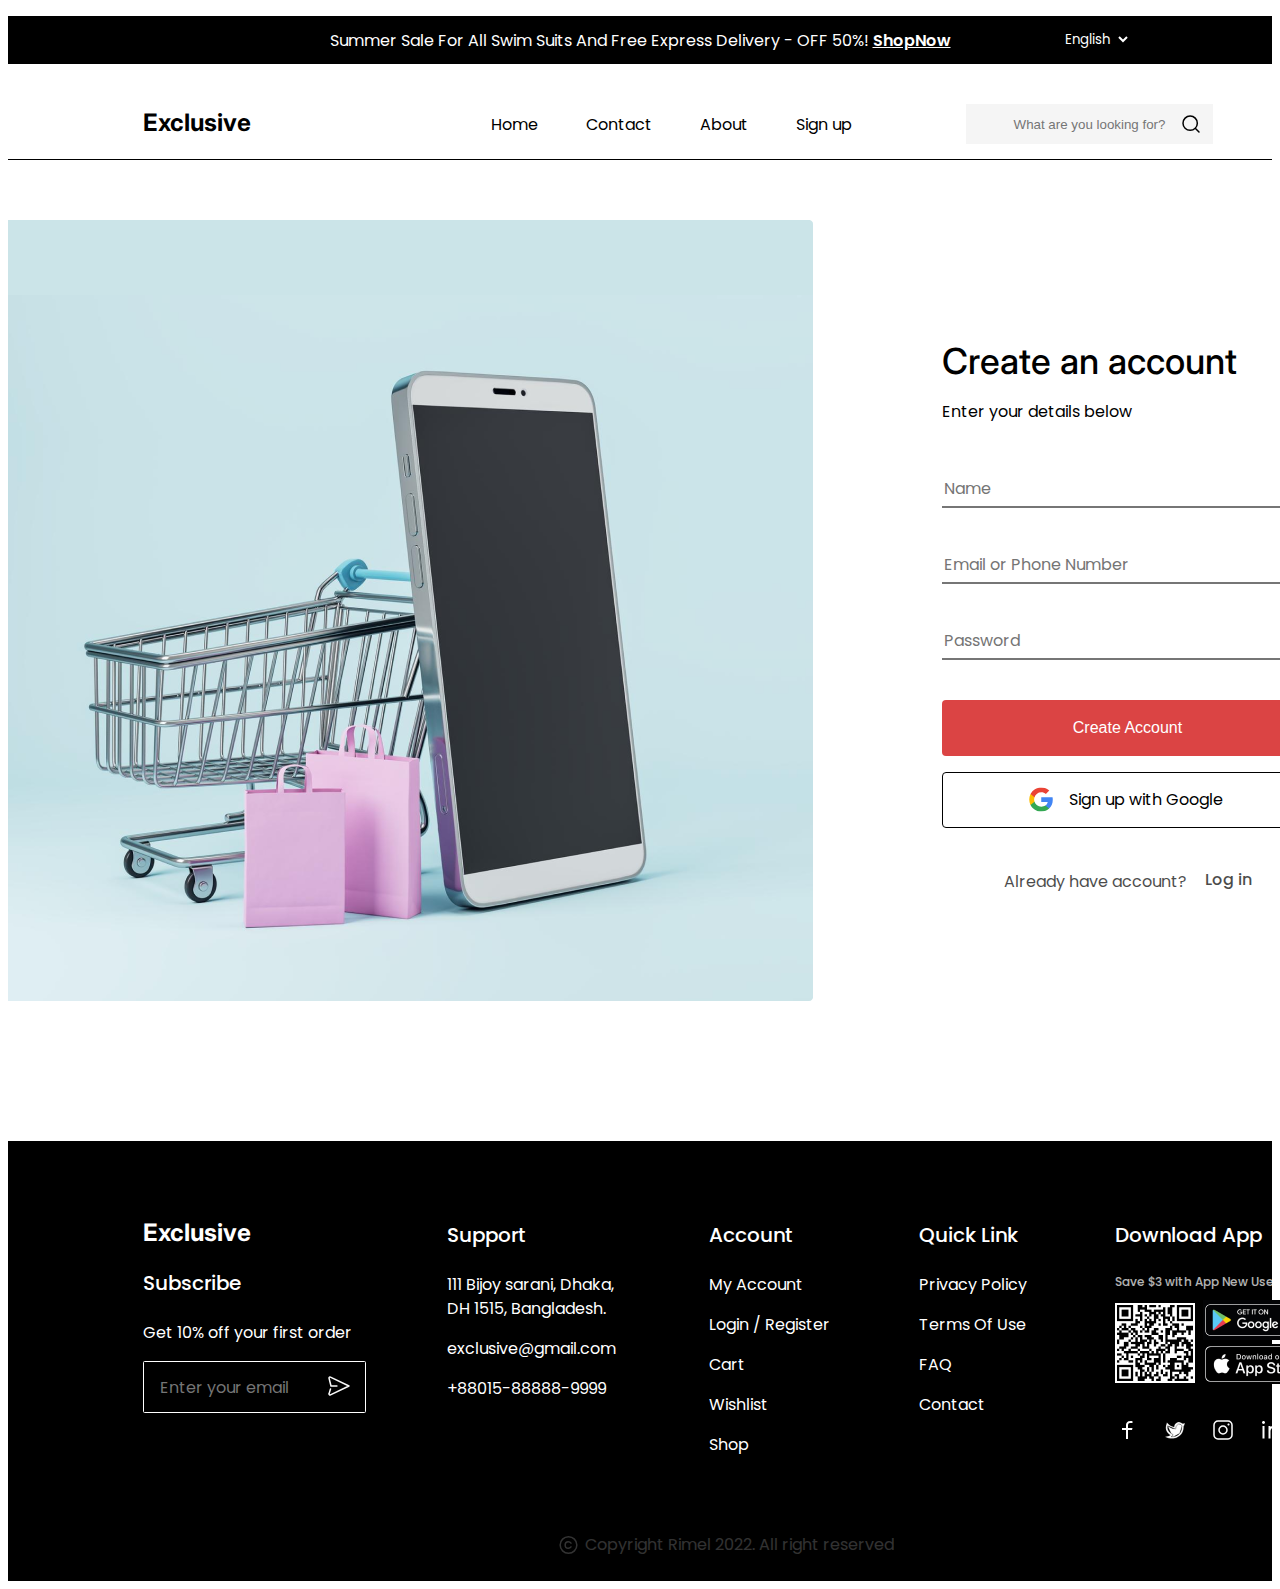
<file: signup.html>
<!DOCTYPE html>
<html lang="en">
<head>
    <meta charset="UTF-8">
    <meta name="viewport" content="width=device-width, initial-scale=1.0">
    <title>Sign up</title>
    <link rel="stylesheet" href="style.css">
    <link rel="preconnect" href="https://fonts.googleapis.com">
<link rel="preconnect" href="https://fonts.gstatic.com" crossorigin>
<link href="https://fonts.googleapis.com/css2?family=Playfair+Display:ital,wght@0,900;1,900&family=Poppins:ital,wght@0,100;0,200;0,300;0,400;0,500;0,600;0,700;0,800;0,900;1,100;1,200;1,300;1,400;1,500;1,600;1,700;1,800;1,900&family=Raleway:ital,wght@0,100..900;1,100..900&display=swap" rel="stylesheet">
<link rel="preconnect" href="https://fonts.googleapis.com">
<link rel="preconnect" href="https://fonts.gstatic.com" crossorigin>
<link href="https://fonts.googleapis.com/css2?family=Inter:ital,opsz,wght@0,14..32,100..900;1,14..32,100..900&family=Playfair+Display:ital,wght@0,900;1,900&family=Poppins:ital,wght@0,100;0,200;0,300;0,400;0,500;0,600;0,700;0,800;0,900;1,100;1,200;1,300;1,400;1,500;1,600;1,700;1,800;1,900&family=Raleway:ital,wght@0,100..900;1,100..900&display=swap" rel="stylesheet">
<link rel="stylesheet" href="https://cdnjs.cloudflare.com/ajax/libs/font-awesome/4.7.0/css/font-awesome.min.css">
</head>
<body>
    <header class="header">
        <div class="header__top">
            <div class="banner">
                <p class="banner__text">
                    Summer Sale For All Swim Suits And Free Express Delivery - OFF 50%!
                    <a href="#" class="banner__link">ShopNow</a>
                </p>
                <div class="language__selector">
                    <select id="lang">
                        <option value="eng">English</option>
                        <option value="rus">Russian</option>
                        <option value="uzb">Uzbek</option>
                    </select>
                </div>
                
            </div>
            <nav class="menu">
                <div class="logo">
                    <p class="logo__text">Exclusive</p>
                </div>
                <ul class="menu ul">
                    <li class="menu li">
                        <a href="index.html" class="menu a">Home</a>
                    </li>
                    <li class="menu li">
                        <a href="contact.html" class="menu a">Contact</a>
                    </li>
                    <li class="menu li">
                        <a href="strory.html" class="menu a">About</a>
                    </li>
                    <li class="menu li">
                        <a href="signup.html" class="menu a">Sign up</a>
                    </li>
                </ul>
                <div class="search">
                    <input type="text" class="search__input" placeholder="What are you looking for?">
                    <button class="search__icon"><svg width="24" height="24" viewBox="0 0 24 24" fill="none" xmlns="http://www.w3.org/2000/svg">
                        <path d="M20 20L16.2223 16.2156M18.3158 11.1579C18.3158 13.0563 17.5617 14.8769 16.2193 16.2193C14.8769 17.5617 13.0563 18.3158 11.1579 18.3158C9.2595 18.3158 7.43886 17.5617 6.0965 16.2193C4.75413 14.8769 4 13.0563 4 11.1579C4 9.2595 4.75413 7.43886 6.0965 6.0965C7.43886 4.75413 9.2595 4 11.1579 4C13.0563 4 14.8769 4.75413 16.2193 6.0965C17.5617 7.43886 18.3158 9.2595 18.3158 11.1579V11.1579Z" stroke="black" stroke-width="1.5" stroke-linecap="round"/>
                        </svg>
                        </button>
                </div>
                <div class="border__bottom"></div>
            </nav>
    </header>    
    <div class="signup">
        <img src="/assets2/Side Image.png" alt="" class="signup__img">
        <div class="signup__form">
            <h1>Create an account</h1>
            <p class="signup__title">Enter your details below</p>
            <input type="text" class="signup__form-input" placeholder="Name">
            <input type="text" class="signup__form-input" placeholder="Email or Phone Number">
            <input type="text" class="signup__form-input" placeholder="Password">
            <button class="create__account-btn">Create Account</button>
            <button class="google__signup-btn">
                <span><svg width="24" height="25" viewBox="0 0 24 25" fill="none" xmlns="http://www.w3.org/2000/svg">
                    <g clip-path="url(#clip0_6221_3336)">
                    <path d="M23.766 12.7764C23.766 11.9607 23.6999 11.1406 23.5588 10.3381H12.24V14.9591H18.7217C18.4528 16.4494 17.5885 17.7678 16.323 18.6056V21.6039H20.19C22.4608 19.5139 23.766 16.4274 23.766 12.7764Z" fill="#4285F4"/>
                    <path d="M12.2401 24.5008C15.4766 24.5008 18.2059 23.4382 20.1945 21.6039L16.3276 18.6055C15.2517 19.3375 13.8627 19.752 12.2445 19.752C9.11388 19.752 6.45946 17.6399 5.50705 14.8003H1.5166V17.8912C3.55371 21.9434 7.7029 24.5008 12.2401 24.5008Z" fill="#34A853"/>
                    <path d="M5.50253 14.8003C4.99987 13.3099 4.99987 11.6961 5.50253 10.2057V7.11481H1.51649C-0.18551 10.5056 -0.18551 14.5004 1.51649 17.8912L5.50253 14.8003Z" fill="#FBBC04"/>
                    <path d="M12.2401 5.24966C13.9509 5.2232 15.6044 5.86697 16.8434 7.04867L20.2695 3.62262C18.1001 1.5855 15.2208 0.465534 12.2401 0.500809C7.7029 0.500809 3.55371 3.05822 1.5166 7.11481L5.50264 10.2058C6.45064 7.36173 9.10947 5.24966 12.2401 5.24966Z" fill="#EA4335"/>
                    </g>
                    <defs>
                    <clipPath id="clip0_6221_3336">
                    <rect width="24" height="24" fill="white" transform="translate(0 0.5)"/>
                    </clipPath>
                    </defs>
                    </svg>
                    </span>
                    Sign up with Google
            </button>
            <div class="sign__link">
                <p class="signup__text">Already have account?</p>
                <a href="login.html" class="sign__link-a">Log in</a>
            </div>
        </div>
    </div>
    <footer class="footer">
        <form class="footer__form">
            <h3 class="footer__logo">Exclusive</h3>
            <h3 class="footer__title">Subscribe</h3>
            <p class="footer__text">Get 10% off your first order</p>
            <input type="text" class="footer__input" placeholder="Enter your email">
            <button class="footer__input-btn"><svg width="24" height="24" viewBox="0 0 24 24" fill="none" xmlns="http://www.w3.org/2000/svg">
                <path d="M9.91199 11.9998H3.99999L2.02299 4.1348C2.01033 4.0891 2.00262 4.04216 1.99999 3.9948C1.97799 3.2738 2.77199 2.7738 3.45999 3.1038L22 11.9998L3.45999 20.8958C2.77999 21.2228 1.99599 20.7368 1.99999 20.0288C2.00201 19.9655 2.01313 19.9029 2.03299 19.8428L3.49999 14.9998" stroke="#FAFAFA" stroke-width="1.5" stroke-linecap="round" stroke-linejoin="round"/>
                </svg>
                </button>
        </form>
        <div class="footer__content">
            <div class="footer__content-section support">
                <h3 class="footer__content-section-title">Support</h3>
                <p class="footer__content-section-text">111 Bijoy sarani, Dhaka,  DH 1515, Bangladesh.</p>
                <p class="footer__content-section-text">exclusive@gmail.com</p>
                <p class="footer__content-section-text">+88015-88888-9999</p>
            </div>
            <div class="footer__content-section account">
                <h3 class="footer__content-section-title">Account</h3>
                <ul class="footer__links-item">
                    <li>
                        <a href="#" class="footer__content-section-text">My Account</a>
                    </li>
                    <li>
                        <a href="#" class="footer__content-section-text">Login / Register</a>
                    </li>
                    <li>
                        <a href="#" class="footer__content-section-text">Cart</a>
                    </li>
                    <li>
                        <a href="wishlist.html" class="footer__content-section-text">Wishlist</a>
                    </li>
                    <li>
                        <a href="#" class="footer__content-section-text">Shop</a>
                    </li>
                </ul>
            </div>
            <div class="footer__content-section link">
                <h3 class="footer__content-section-title">Quick Link</h3>
                <ul class="footer__links-item">
                    <li>
                        <a href="#" class="footer__content-section-text">Privacy Policy</a>
                    </li>
                    <li>
                        <a href="#" class="footer__content-section-text">Terms Of Use</a>
                    </li>
                    <li>
                        <a href="#" class="footer__content-section-text">FAQ</a>
                    </li>
                    <li>
                        <a href="#" class="footer__content-section-text">Contact</a>
                    </li>
                </ul>
            </div>
        </div>
        <div class="app-download-container">
            <h3 class="app__title">Download App</h3>
            <p class="app__discription">Save $3 with App New User Only</p>
            <img src="/assets2/Qrcode 1.jpg" alt="" class="qr-code">
            <img src="/assets2/GooglePlay.png" alt="" class="store__btn">
            <img src="/assets2/AppStore.png" alt="" class="store__btn">
            <div class="app__icons">
                <a href="#" class="socials__icon"><svg width="24" height="24" viewBox="0 0 24 24" fill="none" xmlns="http://www.w3.org/2000/svg">
                    <path d="M13 10H17.5L17 12H13V21H11V12H7V10H11V8.128C11 6.345 11.186 5.698 11.534 5.046C11.875 4.40181 12.4018 3.87501 13.046 3.534C13.698 3.186 14.345 3 16.128 3C16.65 3 17.108 3.05 17.5 3.15V5H16.128C14.804 5 14.401 5.078 13.99 5.298C13.686 5.46 13.46 5.686 13.298 5.99C13.078 6.401 13 6.804 13 8.128V10Z" fill="white"/>
                    </svg>
                    </a>
                <a href="#" class="socials__icon"><svg width="24" height="24" viewBox="0 0 24 24" fill="none" xmlns="http://www.w3.org/2000/svg">
                    <g clip-path="url(#clip0_6137_1563)">
                    <path d="M12.905 8.84651L12.905 8.84646C12.9194 8.06035 13.2418 7.3113 13.8028 6.76049C14.3639 6.20969 15.1188 5.90116 15.905 5.90129L12.905 8.84651ZM12.905 8.84651L12.877 10.4213M12.905 8.84651L12.877 10.4213M4.75811 7.80857L4.89001 7.91846C6.76679 9.48211 8.71781 10.4182 10.7495 10.6952C10.7495 10.6952 10.7495 10.6952 10.7495 10.6952L12.3104 10.9072L4.75811 7.80857ZM4.75811 7.80857L4.72759 7.97751M4.75811 7.80857L4.72759 7.97751M4.72759 7.97751C4.42576 9.64819 4.5683 11.0709 5.1479 12.3018C5.72718 13.532 6.73827 14.5605 8.15577 15.4519L8.15579 15.452M4.72759 7.97751L8.15579 15.452M8.15579 15.452L9.90279 16.55L9.954 16.4685M8.15579 15.452L9.954 16.4685M9.954 16.4685L9.90279 16.55C9.97196 16.5934 10.0294 16.6532 10.0702 16.724C10.1109 16.7948 10.1337 16.8745 10.1365 16.9562C10.1392 17.0378 10.122 17.1189 10.0862 17.1924C10.0504 17.2658 9.99716 17.3294 9.93112 17.3775L9.93101 17.3775M9.954 16.4685L9.93101 17.3775M9.93101 17.3775L8.33901 18.5405L8.11542 18.7039M9.93101 17.3775L8.11542 18.7039M8.11542 18.7039L8.39178 18.7211M8.11542 18.7039L8.39178 18.7211M8.39178 18.7211C9.3449 18.7805 10.2529 18.7385 11.0095 18.5884L11.0096 18.5884M8.39178 18.7211L11.0096 18.5884M11.0096 18.5884C13.3886 18.1134 15.3745 16.9794 16.7652 15.2211M11.0096 18.5884L16.7652 15.2211M12.877 10.4213C12.8757 10.4918 12.8594 10.5612 12.8293 10.625C12.7993 10.6887 12.7561 10.7454 12.7026 10.7912C12.649 10.8371 12.5864 10.8712 12.5188 10.8911C12.4513 10.9111 12.3803 10.9166 12.3105 10.9072L12.877 10.4213ZM16.7652 15.2211C18.1557 13.463 18.945 11.0883 18.945 8.14229M16.7652 15.2211L18.945 8.14229M18.945 8.14229C18.945 7.99668 18.8714 7.78474 18.744 7.55722M18.945 8.14229L18.744 7.55722M18.744 7.55722C18.6142 7.32559 18.4215 7.06508 18.1673 6.82049M18.744 7.55722L18.1673 6.82049M18.1673 6.82049C17.6587 6.33088 16.8999 5.90129 15.905 5.90129L18.1673 6.82049ZM20.4978 5.53842C20.8818 5.48388 21.3285 5.34345 21.916 5.01105C21.6101 6.49526 21.4321 7.16764 20.7642 8.08336L20.745 8.10969V8.14229C20.745 11.9415 19.578 14.7567 17.8258 16.7397C16.0726 18.7238 13.7277 19.8813 11.3624 20.3532C9.74529 20.6759 7.7544 20.5728 5.99643 20.2106C5.11813 20.0296 4.30077 19.7846 3.61983 19.4974C3.03727 19.2517 2.56009 18.9775 2.22956 18.6904C2.66065 18.6482 3.4114 18.5535 4.24366 18.3598C5.24355 18.1272 6.37173 17.7494 7.20306 17.141L7.31918 17.056L7.19904 16.9768C7.15724 16.9492 7.11178 16.9196 7.06301 16.8879C6.30477 16.3938 4.74648 15.3786 3.73155 13.5166C2.66714 11.5637 2.19257 8.66295 3.91362 4.42592C5.57889 6.34347 7.2726 7.66001 8.99504 8.3668L8.99505 8.36681C9.57662 8.60536 9.94255 8.72373 10.2318 8.79141C10.4509 8.84265 10.6261 8.86463 10.8117 8.88794C10.8703 8.89529 10.93 8.90278 10.9924 8.91135L11.2872 8.95189L11.1059 8.77077C11.131 7.8414 11.4254 6.93895 11.9539 6.17331C12.4904 5.39606 13.2442 4.79434 14.1211 4.4435C14.9979 4.09265 15.9588 4.00828 16.8833 4.20093C17.8079 4.39359 18.6551 4.85471 19.3189 5.52657L19.3485 5.55658L19.3907 5.55628C19.4934 5.55556 19.5972 5.55908 19.7036 5.56269C19.9483 5.57098 20.2068 5.57974 20.4978 5.53842Z" fill="white" stroke="black" stroke-width="0.2"/>
                    </g>
                    <defs>
                    <clipPath id="clip0_6137_1563">
                    <rect width="24" height="24" fill="white"/>
                    </clipPath>
                    </defs>
                    </svg>
                    </a>
                <a href="#" class="socials__icon"><svg width="24" height="24" viewBox="0 0 24 24" fill="none" xmlns="http://www.w3.org/2000/svg">
                    <path d="M17 3H7C5.93913 3 4.92172 3.42143 4.17157 4.17157C3.42143 4.92172 3 5.93913 3 7V17C3 18.0609 3.42143 19.0783 4.17157 19.8284C4.92172 20.5786 5.93913 21 7 21H17C18.0609 21 19.0783 20.5786 19.8284 19.8284C20.5786 19.0783 21 18.0609 21 17V7C21 5.93913 20.5786 4.92172 19.8284 4.17157C19.0783 3.42143 18.0609 3 17 3Z" stroke="white" stroke-width="1.5" stroke-linejoin="round"/>
                    <path d="M12 16C13.0609 16 14.0783 15.5786 14.8284 14.8284C15.5786 14.0783 16 13.0609 16 12C16 10.9391 15.5786 9.92172 14.8284 9.17157C14.0783 8.42143 13.0609 8 12 8C10.9391 8 9.92172 8.42143 9.17157 9.17157C8.42143 9.92172 8 10.9391 8 12C8 13.0609 8.42143 14.0783 9.17157 14.8284C9.92172 15.5786 10.9391 16 12 16V16Z" stroke="white" stroke-width="1.5" stroke-linejoin="round"/>
                    <path d="M17.5 7.5C17.7652 7.5 18.0196 7.39464 18.2071 7.20711C18.3946 7.01957 18.5 6.76522 18.5 6.5C18.5 6.23478 18.3946 5.98043 18.2071 5.79289C18.0196 5.60536 17.7652 5.5 17.5 5.5C17.2348 5.5 16.9804 5.60536 16.7929 5.79289C16.6054 5.98043 16.5 6.23478 16.5 6.5C16.5 6.76522 16.6054 7.01957 16.7929 7.20711C16.9804 7.39464 17.2348 7.5 17.5 7.5Z" fill="white"/>
                    </svg>
                    </a>
                <a href="#" class="socials__icon"><svg width="24" height="24" viewBox="0 0 24 24" fill="none" xmlns="http://www.w3.org/2000/svg">
                    <path d="M11.5 9.05C12.417 8.113 13.611 7.5 15 7.5C16.4587 7.5 17.8576 8.07946 18.8891 9.11091C19.9205 10.1424 20.5 11.5413 20.5 13V20.5H18.5V13C18.5 12.0717 18.1313 11.1815 17.4749 10.5251C16.8185 9.86875 15.9283 9.5 15 9.5C14.0717 9.5 13.1815 9.86875 12.5251 10.5251C11.8687 11.1815 11.5 12.0717 11.5 13V20.5H9.5V8H11.5V9.05ZM4.5 6C4.10218 6 3.72064 5.84196 3.43934 5.56066C3.15804 5.27936 3 4.89782 3 4.5C3 4.10218 3.15804 3.72064 3.43934 3.43934C3.72064 3.15804 4.10218 3 4.5 3C4.89782 3 5.27936 3.15804 5.56066 3.43934C5.84196 3.72064 6 4.10218 6 4.5C6 4.89782 5.84196 5.27936 5.56066 5.56066C5.27936 5.84196 4.89782 6 4.5 6ZM3.5 8H5.5V20.5H3.5V8Z" fill="white"/>
                    </svg>
                    </a>
            </div>
        </div>
        <div class="copyright">
            <span><svg width="21" height="20" viewBox="0 0 21 20" fill="none" xmlns="http://www.w3.org/2000/svg">
                <path d="M10.5 18.3332C15.1024 18.3332 18.8334 14.6022 18.8334 9.99984C18.8334 5.39746 15.1024 1.6665 10.5 1.6665C5.89765 1.6665 2.16669 5.39746 2.16669 9.99984C2.16669 14.6022 5.89765 18.3332 10.5 18.3332Z" stroke="white" stroke-width="1.5" stroke-linecap="round" stroke-linejoin="round"/>
                <path d="M13 8.14799C13 8.14799 11.9706 6.6665 10.2549 6.6665C8.53924 6.6665 7.16669 8.14799 7.16669 9.99984C7.16669 11.8517 8.53924 13.3332 10.2549 13.3332C11.9706 13.3332 13 11.8517 13 11.8517" stroke="white" stroke-width="1.5" stroke-linecap="round" stroke-linejoin="round"/>
                </svg>
            </span>
            <p class="footer__line">Copyright Rimel 2022. All right reserved</p>
        </div>
    </footer>
</body>
</html>
</file>
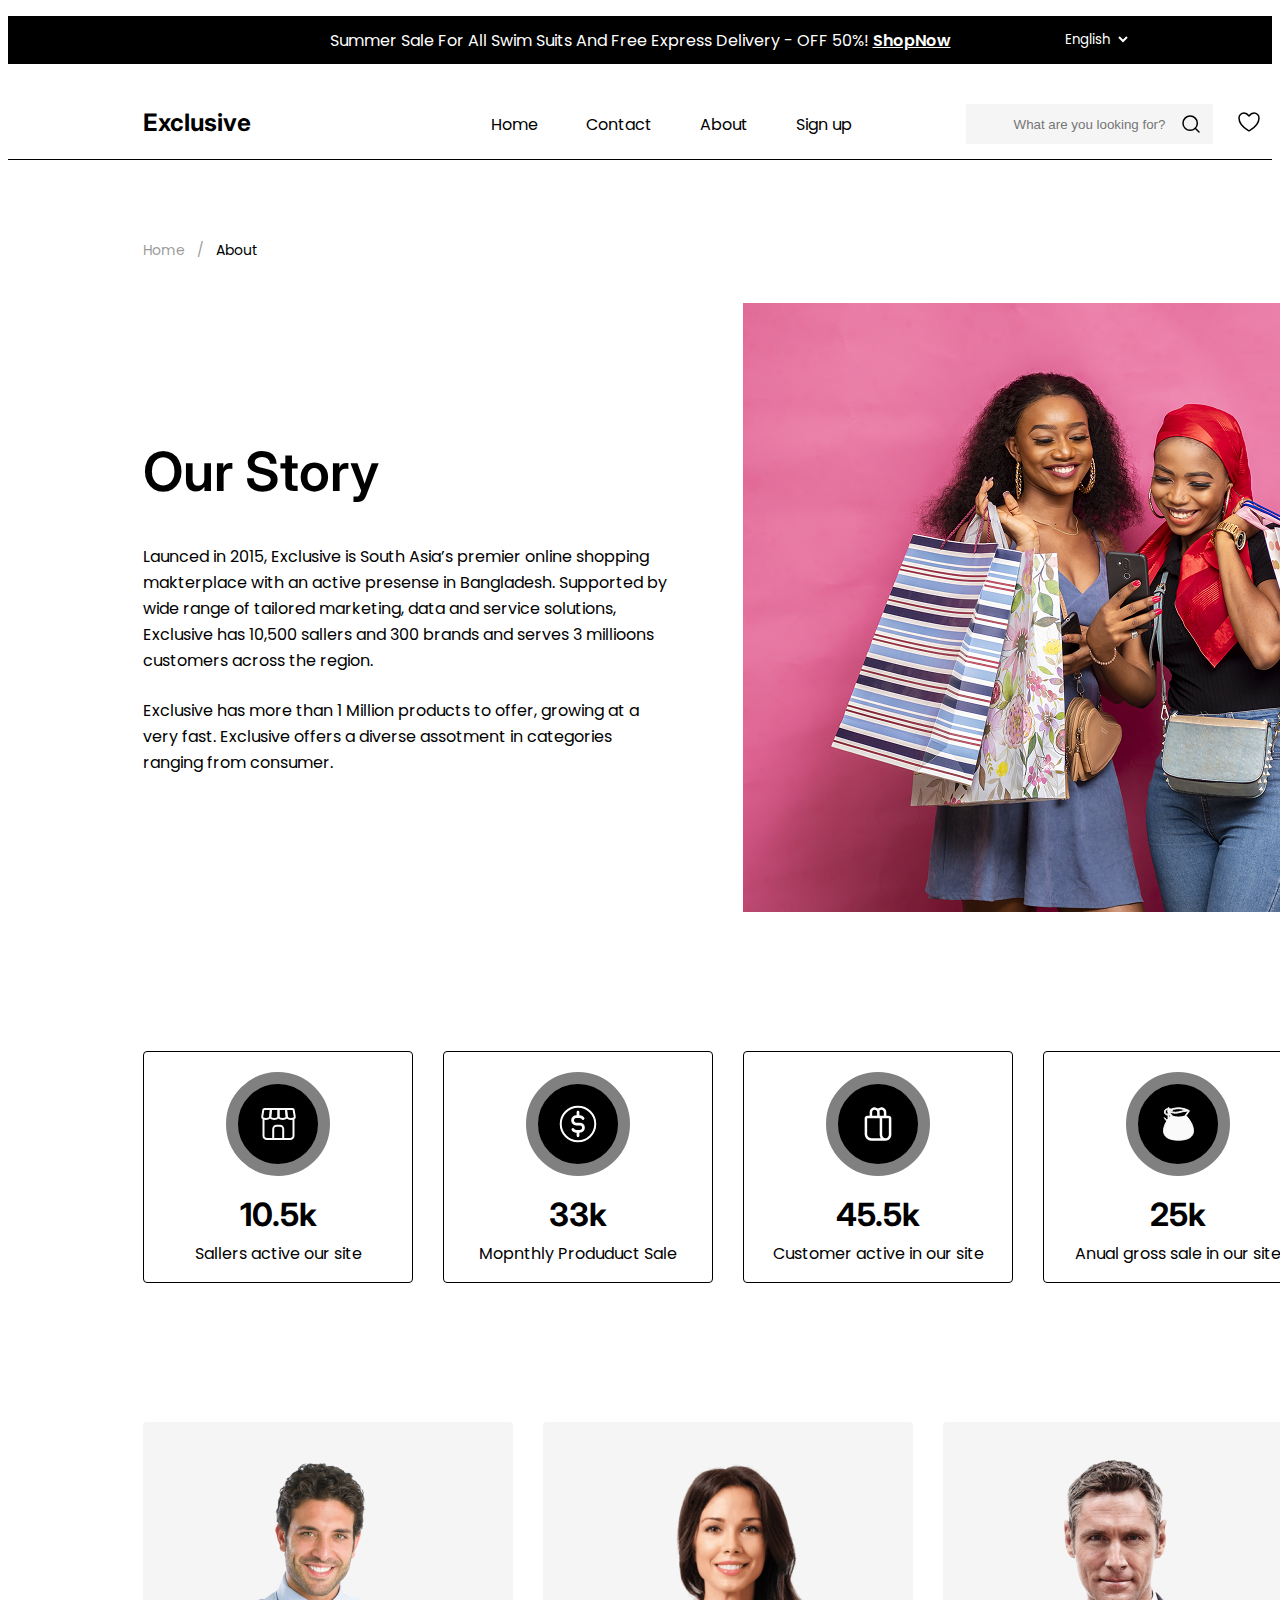
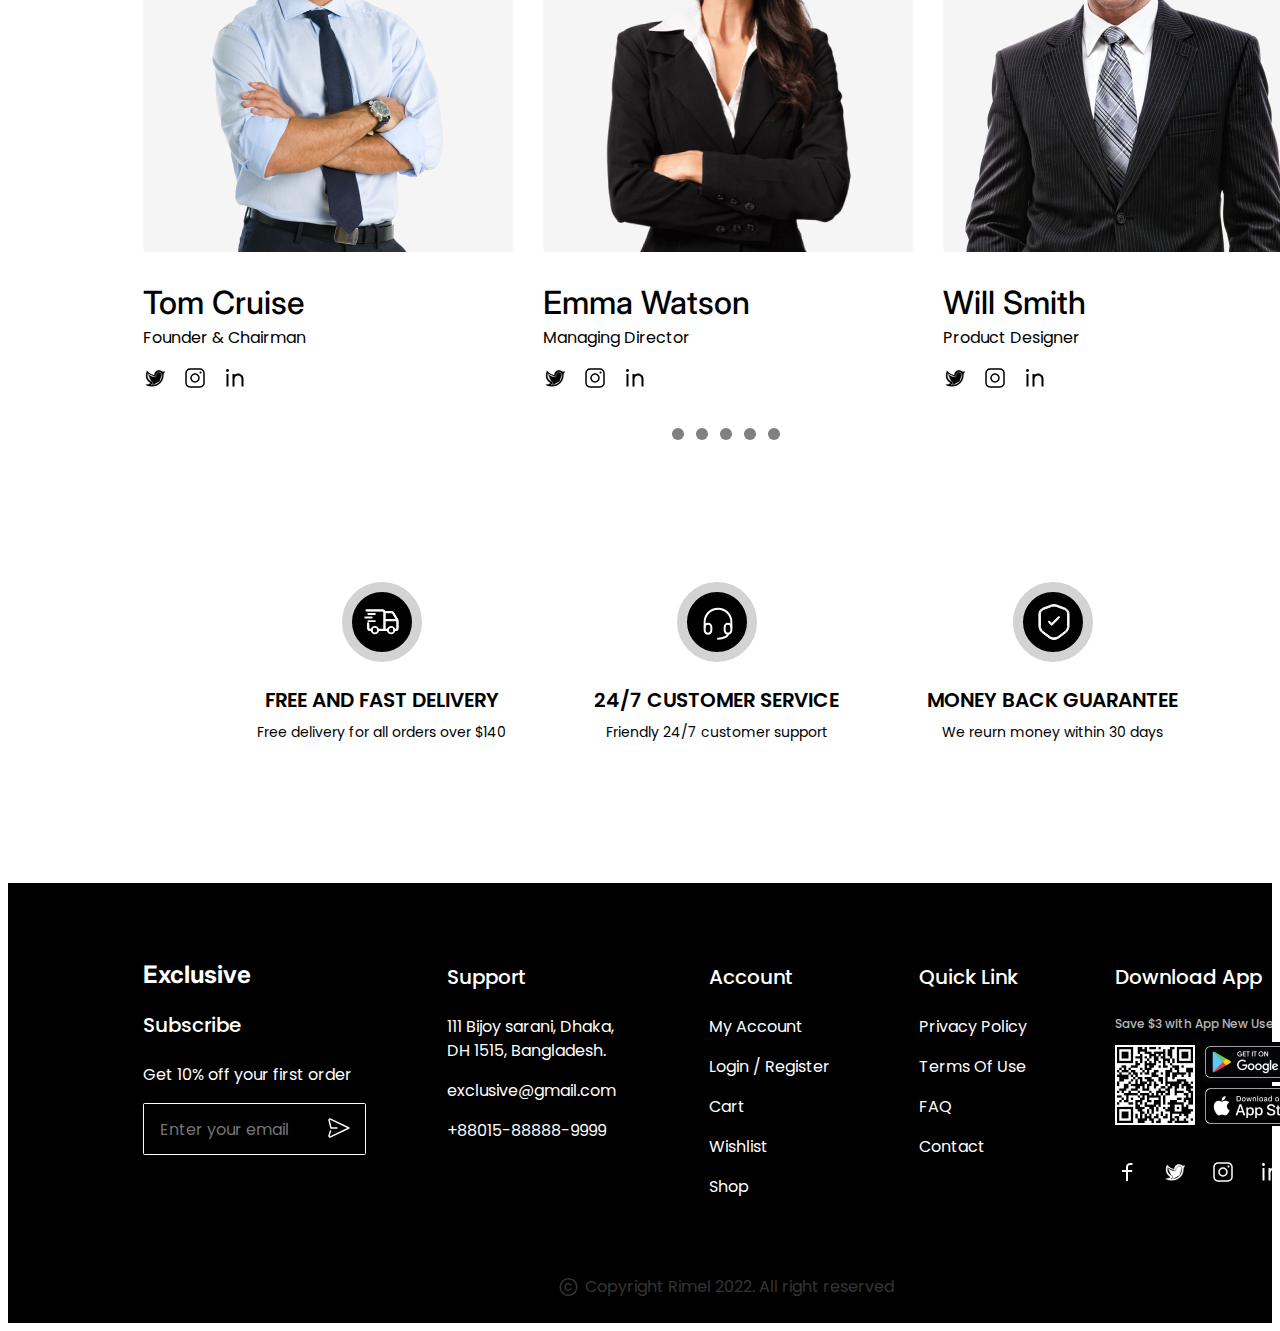
<file: strory.html>
<!DOCTYPE html>
<html lang="en">

<head>
    <meta charset="UTF-8">
    <meta name="viewport" content="width=device-width, initial-scale=1.0">
    <title>Story</title>
    <link rel="stylesheet" href="style.css">
    <link rel="preconnect" href="https://fonts.googleapis.com">
    <link rel="preconnect" href="https://fonts.gstatic.com" crossorigin>
    <link
        href="https://fonts.googleapis.com/css2?family=Playfair+Display:ital,wght@0,900;1,900&family=Poppins:ital,wght@0,100;0,200;0,300;0,400;0,500;0,600;0,700;0,800;0,900;1,100;1,200;1,300;1,400;1,500;1,600;1,700;1,800;1,900&family=Raleway:ital,wght@0,100..900;1,100..900&display=swap"
        rel="stylesheet">
    <link rel="preconnect" href="https://fonts.googleapis.com">
    <link rel="preconnect" href="https://fonts.gstatic.com" crossorigin>
    <link
        href="https://fonts.googleapis.com/css2?family=Inter:ital,opsz,wght@0,14..32,100..900;1,14..32,100..900&family=Playfair+Display:ital,wght@0,900;1,900&family=Poppins:ital,wght@0,100;0,200;0,300;0,400;0,500;0,600;0,700;0,800;0,900;1,100;1,200;1,300;1,400;1,500;1,600;1,700;1,800;1,900&family=Raleway:ital,wght@0,100..900;1,100..900&display=swap"
        rel="stylesheet">
    <link rel="stylesheet" href="https://cdnjs.cloudflare.com/ajax/libs/font-awesome/4.7.0/css/font-awesome.min.css">
</head>

<body>
    <header class="header">
        <div class="header__top">
            <div class="banner">
                <p class="banner__text">
                    Summer Sale For All Swim Suits And Free Express Delivery - OFF 50%!
                    <a href="index.html" class="banner__link">ShopNow</a>
                </p>
                <div class="language__selector">
                    <select id="lang">
                        <option value="eng">English</option>
                        <option value="rus">Russian</option>
                        <option value="uzb">Uzbek</option>
                    </select>
                </div>

            </div>
            <nav class="menu">
                <div class="logo">
                    <p class="logo__text">Exclusive</p>
                </div>
                <ul class="menu ul">
                    <li class="menu li">
                        <a href="index.html" class="menu a">Home</a>
                    </li>
                    <li class="menu li">
                        <a href="contact.html" class="menu a">Contact</a>
                    </li>
                    <li class="menu li">
                        <a href="#" class="menu a">About</a>
                    </li>
                    <li class="menu li">
                        <a href="signup.html" class="menu a">Sign up</a>
                    </li>
                </ul>
                <div class="search">
                    <input type="text" class="search__input" placeholder="What are you looking for?">
                    <button class="search__icon"><svg width="24" height="24" viewBox="0 0 24 24" fill="none"
                            xmlns="http://www.w3.org/2000/svg">
                            <path
                                d="M20 20L16.2223 16.2156M18.3158 11.1579C18.3158 13.0563 17.5617 14.8769 16.2193 16.2193C14.8769 17.5617 13.0563 18.3158 11.1579 18.3158C9.2595 18.3158 7.43886 17.5617 6.0965 16.2193C4.75413 14.8769 4 13.0563 4 11.1579C4 9.2595 4.75413 7.43886 6.0965 6.0965C7.43886 4.75413 9.2595 4 11.1579 4C13.0563 4 14.8769 4.75413 16.2193 6.0965C17.5617 7.43886 18.3158 9.2595 18.3158 11.1579V11.1579Z"
                                stroke="black" stroke-width="1.5" stroke-linecap="round" />
                        </svg>
                    </button>
                    <a href="wishlist.html" class="saved__icon"><svg width="32" height="32" viewBox="0 0 32 32"
                            fill="none" xmlns="http://www.w3.org/2000/svg">
                            <path
                                d="M11 7C8.239 7 6 9.216 6 11.95C6 14.157 6.875 19.395 15.488 24.69C15.6423 24.7839 15.8194 24.8335 16 24.8335C16.1806 24.8335 16.3577 24.7839 16.512 24.69C25.125 19.395 26 14.157 26 11.95C26 9.216 23.761 7 21 7C18.239 7 16 10 16 10C16 10 13.761 7 11 7Z"
                                stroke="black" stroke-width="1.5" stroke-linecap="round" stroke-linejoin="round" />
                        </svg>
                    </a>
                    <button class="cart__icon"><svg width="32" height="32" viewBox="0 0 32 32" fill="none"
                            xmlns="http://www.w3.org/2000/svg">
                            <path
                                d="M11 27C11.5523 27 12 26.5523 12 26C12 25.4477 11.5523 25 11 25C10.4477 25 10 25.4477 10 26C10 26.5523 10.4477 27 11 27Z"
                                stroke="black" stroke-width="1.5" stroke-linecap="round" stroke-linejoin="round" />
                            <path
                                d="M25 27C25.5523 27 26 26.5523 26 26C26 25.4477 25.5523 25 25 25C24.4477 25 24 25.4477 24 26C24 26.5523 24.4477 27 25 27Z"
                                stroke="black" stroke-width="1.5" stroke-linecap="round" stroke-linejoin="round" />
                            <path d="M3 5H7L10 22H26" stroke="black" stroke-width="1.5" stroke-linecap="round"
                                stroke-linejoin="round" />
                            <path
                                d="M10 16.6667H25.59C25.7056 16.6667 25.8177 16.6267 25.9072 16.5535C25.9966 16.4802 26.0579 16.3782 26.0806 16.2648L27.8806 7.26479C27.8951 7.19222 27.8934 7.11733 27.8755 7.04552C27.8575 6.97371 27.8239 6.90678 27.7769 6.84956C27.73 6.79234 27.6709 6.74625 27.604 6.71462C27.5371 6.68299 27.464 6.66661 27.39 6.66666H8"
                                stroke="black" stroke-width="1.5" stroke-linecap="round" stroke-linejoin="round" />
                        </svg>
                    </button>
                    <span class="user__icon">
                        <svg width="32" height="32" viewBox="0 0 32 32" fill="none" xmlns="http://www.w3.org/2000/svg">
                            <path
                                d="M24 27V24.3333C24 22.9188 23.5224 21.5623 22.6722 20.5621C21.8221 19.5619 20.669 19 19.4667 19H11.5333C10.331 19 9.17795 19.5619 8.32778 20.5621C7.47762 21.5623 7 22.9188 7 24.3333V27"
                                stroke="black" stroke-width="1.5" stroke-linecap="round" stroke-linejoin="round" />
                            <path
                                d="M16.5 14C18.9853 14 21 11.9853 21 9.5C21 7.01472 18.9853 5 16.5 5C14.0147 5 12 7.01472 12 9.5C12 11.9853 14.0147 14 16.5 14Z"
                                stroke="black" stroke-width="1.5" stroke-linecap="round" stroke-linejoin="round" />
                        </svg>
                        <div class="modal">
                            <div class="modal__list">
                                <div class="modal__item">
                                    <span class="modal__icon"><svg width="32" height="32" viewBox="0 0 32 32"
                                            fill="none" xmlns="http://www.w3.org/2000/svg">
                                            <path
                                                d="M24 27V24.3333C24 22.9188 23.5224 21.5623 22.6722 20.5621C21.8221 19.5619 20.669 19 19.4667 19H11.5333C10.331 19 9.17795 19.5619 8.32778 20.5621C7.47762 21.5623 7 22.9188 7 24.3333V27"
                                                stroke="#FAFAFA" stroke-width="1.5" stroke-linecap="round"
                                                stroke-linejoin="round" />
                                            <path
                                                d="M16.5 14C18.9853 14 21 11.9853 21 9.5C21 7.01472 18.9853 5 16.5 5C14.0147 5 12 7.01472 12 9.5C12 11.9853 14.0147 14 16.5 14Z"
                                                stroke="#FAFAFA" stroke-width="1.5" stroke-linecap="round"
                                                stroke-linejoin="round" />
                                        </svg>
                                    </span>
                                    <a href="account.html" class="modal__link">Manage My Account</a>
                                </div>
                                <div class="modal__item">
                                    <span class="modal__icon"><svg width="24" height="24" viewBox="0 0 24 24"
                                            fill="none" xmlns="http://www.w3.org/2000/svg">
                                            <path
                                                d="M3 6.3V20.5C3 20.7652 3.10536 21.0196 3.29289 21.2071C3.48043 21.3946 3.73478 21.5 4 21.5H20C20.2652 21.5 20.5196 21.3946 20.7071 21.2071C20.8946 21.0196 21 20.7652 21 20.5V6.3H3Z"
                                                stroke="#FAFAFA" stroke-width="1.5" stroke-linejoin="round" />
                                            <path
                                                d="M21 6.3L18.1665 2.5H5.8335L3 6.3M15.7775 9.6C15.7775 11.699 14.0865 13.4 12 13.4C9.9135 13.4 8.222 11.699 8.222 9.6"
                                                stroke="#FAFAFA" stroke-width="1.5" stroke-linecap="round"
                                                stroke-linejoin="round" />
                                        </svg>
                                    </span>
                                    <a href="chekout.html" class="modal__link">My Order</a>
                                </div>
                                <div class="modal__item">
                                    <span class="modal__icon"><svg width="24" height="24" viewBox="0 0 24 24"
                                            fill="none" xmlns="http://www.w3.org/2000/svg">
                                            <g clip-path="url(#clip0_6316_458)">
                                                <path d="M8 16L12 12M16 8L11.9992 12M11.9992 12L8 8M12 12L16 16"
                                                    stroke="#FAFAFA" stroke-width="1.5" stroke-linecap="round"
                                                    stroke-linejoin="round" />
                                                <circle cx="12" cy="12" r="11.25" stroke="white" stroke-width="1.5" />
                                            </g>
                                            <defs>
                                                <clipPath id="clip0_6316_458">
                                                    <rect width="24" height="24" fill="white" />
                                                </clipPath>
                                            </defs>
                                        </svg>
                                    </span>
                                    <a href="cart.html" class="modal__link">My Cancellations</a>
                                </div>
                                <div class="modal__item">
                                    <span class="modal__icon"><svg width="24" height="24" viewBox="0 0 24 24"
                                            fill="none" xmlns="http://www.w3.org/2000/svg">
                                            <path
                                                d="M19.8284 9.93621C20.4517 9.93621 20.7176 10.7286 20.2205 11.1046L16.8905 13.6234C16.1688 14.1693 15.8661 15.1087 16.1334 15.9732L17.3864 20.0261C17.5735 20.6312 16.8729 21.1193 16.3701 20.7341L13.3075 18.3879C12.536 17.7969 11.464 17.7969 10.6925 18.3879L7.61357 20.7466C7.11152 21.1312 6.41161 20.645 6.59677 20.0403L7.83243 16.0046C8.09532 15.146 7.79694 14.2145 7.08413 13.6684L3.73432 11.1022C3.24111 10.7244 3.50831 9.93621 4.12961 9.93621H8.12744C9.07024 9.93621 9.90305 9.32198 10.1815 8.42125L11.379 4.5479C11.5678 3.93721 12.4322 3.93722 12.621 4.5479L13.8185 8.42124C14.0969 9.32198 14.9298 9.93621 15.8726 9.93621H19.8284Z"
                                                stroke="#FAFAFA" stroke-width="1.5" />
                                        </svg>
                                    </span>
                                    <a href="" class="modal__link">My Reviews</a>
                                </div>
                                <div class="modal__item">
                                    <span class="modal__icon"><svg width="24" height="24" viewBox="0 0 24 24"
                                            fill="none" xmlns="http://www.w3.org/2000/svg">
                                            <path
                                                d="M4 12H13.5M6 15L3 12L6 9M11 7V6C11 5.46957 11.2107 4.96086 11.5858 4.58579C11.9609 4.21071 12.4696 4 13 4H18C18.5304 4 19.0391 4.21071 19.4142 4.58579C19.7893 4.96086 20 5.46957 20 6V18C20 18.5304 19.7893 19.0391 19.4142 19.4142C19.0391 19.7893 18.5304 20 18 20H13C12.4696 20 11.9609 19.7893 11.5858 19.4142C11.2107 19.0391 11 18.5304 11 18V17"
                                                stroke="#FAFAFA" stroke-width="1.5" stroke-linecap="round"
                                                stroke-linejoin="round" />
                                        </svg>
                                    </span>
                                    <a href="login.html" class="modal__link">Logout</a>
                                </div>
                            </div>
                        </div>
                        </button>
                </div>
                <div class="border__bottom"></div>
            </nav>

        </div>
    </header>
    <div class="breadcrump">
        <nav class="breadcrump__list">
            <li class="breadcrump__item">
                <a href="#" class="breadcrump__link">Home</a>
            </li>
            <li class="breadcrump__item">
                <a href="#" class="breadcrump__link">/</a>
            </li>
            <li class="breadcrump__item">
                <a href="#" class="current__page">About</a>
            </li>
        </nav>
    </div>
    <div class="about">
        <div class="about__main">
            <p class="about__title">Our Story</p>
            <p class="about__text">Launced in 2015, Exclusive is South Asia’s premier online shopping makterplace with
                an active presense in Bangladesh. Supported by wide range of tailored marketing, data and service
                solutions, Exclusive has 10,500 sallers and 300 brands and serves 3 millioons customers across the
                region. </p>
            <p class="about__text-second">Exclusive has more than 1 Million products to offer, growing at a very fast.
                Exclusive offers a diverse assotment in categories ranging from consumer.</p>
        </div>
        <img src="/assets2/africa.png" alt="" class="about__img">
    </div>
    <div class="statistics">
        <div class="statistics__item">
            <span class="statistics__icon"><svg width="35" height="32" viewBox="0 0 35 32" fill="none"
                    xmlns="http://www.w3.org/2000/svg">
                    <path
                        d="M31.6416 1H24.9883L25.8216 9.33333C25.8216 9.33333 27.4883 11 29.9883 11C31.3006 11.0017 32.5684 10.524 33.5533 9.65667C33.6574 9.55938 33.735 9.43716 33.7787 9.30156C33.8224 9.16596 33.8309 9.02145 33.8033 8.88167L32.6266 1.83333C32.5873 1.60049 32.4668 1.38909 32.2865 1.23656C32.1062 1.08404 31.8778 1.00024 31.6416 1V1Z"
                        stroke="white" stroke-width="2" />
                    <path
                        d="M24.9883 1L25.8216 9.33333C25.8216 9.33333 24.1549 11 21.6549 11C19.1549 11 17.4883 9.33333 17.4883 9.33333V1H24.9883Z"
                        stroke="#FAFAFA" stroke-width="2" />
                    <path
                        d="M17.4886 1V9.33333C17.4886 9.33333 15.8219 11 13.3219 11C10.8219 11 9.15527 9.33333 9.15527 9.33333L9.98861 1H17.4886Z"
                        stroke="#FAFAFA" stroke-width="2" />
                    <path
                        d="M9.98827 1H3.3366C3.09993 0.999912 2.87089 1.08377 2.69023 1.23666C2.50957 1.38955 2.38899 1.60157 2.34994 1.835L1.17494 8.88333C1.14747 9.02311 1.15601 9.16758 1.19974 9.30315C1.24348 9.43873 1.32097 9.56095 1.42494 9.65833C1.9716 10.1417 3.19327 11.0017 4.98827 11.0017C7.48827 11.0017 9.15494 9.335 9.15494 9.335L9.98827 1.00167V1Z"
                        stroke="#FAFAFA" stroke-width="2" />
                    <path
                        d="M2.5 11V27.6667C2.5 28.5507 2.85119 29.3986 3.47631 30.0237C4.10143 30.6488 4.94928 31 5.83333 31H29.1667C30.0507 31 30.8986 30.6488 31.5237 30.0237C32.1488 29.3986 32.5 28.5507 32.5 27.6667V11"
                        stroke="#FAFAFA" stroke-width="2" />
                    <path
                        d="M22.2217 31V21C22.2217 20.1159 21.8705 19.2681 21.2454 18.6429C20.6202 18.0178 19.7724 17.6666 18.8883 17.6666H15.555C14.671 17.6666 13.8231 18.0178 13.198 18.6429C12.5729 19.2681 12.2217 20.1159 12.2217 21V31"
                        stroke="#FAFAFA" stroke-width="2" stroke-miterlimit="16" />
                </svg>
            </span>
            <p class="statistics__number">10.5k </p>
            <p class="statistics__desc">Sallers active our site</p>
        </div>
        <div class="statistics__item">
            <span class="statistics__icon"><svg width="40" height="40" viewBox="0 0 40 40" fill="none"
                    xmlns="http://www.w3.org/2000/svg">
                    <path
                        d="M20.0003 37.2728C29.5397 37.2728 37.273 29.5395 37.273 20C37.273 10.4606 29.5397 2.72729 20.0003 2.72729C10.4608 2.72729 2.72754 10.4606 2.72754 20C2.72754 29.5395 10.4608 37.2728 20.0003 37.2728Z"
                        stroke="white" stroke-width="2" stroke-linecap="round" stroke-linejoin="round" />
                    <path
                        d="M25.0914 14.547C24.762 13.9758 24.2834 13.505 23.707 13.1848C23.1305 12.8646 22.4777 12.7072 21.8186 12.7294H18.1823C17.2178 12.7294 16.2929 13.1124 15.611 13.7941C14.929 14.4759 14.5459 15.4005 14.5459 16.3647C14.5459 17.3288 14.929 18.2535 15.611 18.9353C16.2929 19.617 17.2178 20 18.1823 20H21.8186C22.783 20 23.708 20.383 24.3899 21.0648C25.0719 21.7465 25.455 22.6712 25.455 23.6354C25.455 24.5995 25.0719 25.5242 24.3899 26.2059C23.708 26.8877 22.783 27.2707 21.8186 27.2707H18.1823C17.5232 27.2929 16.8704 27.1354 16.2939 26.8153C15.7174 26.4951 15.2389 26.0242 14.9095 25.453"
                        stroke="white" stroke-width="2.75" stroke-linecap="round" stroke-linejoin="round" />
                    <path d="M20 8.18176V12.1212M20 27.8787V31.8181" stroke="white" stroke-width="2.75"
                        stroke-linecap="round" stroke-linejoin="round" />
                </svg>
            </span>
            <p class="statistics__number">33k</p>
            <p class="statistics__desc">Mopnthly Produduct Sale</p>
        </div>
        <div class="statistics__item">
            <span class="statistics__icon"><svg width="40" height="40" viewBox="0 0 40 40" fill="none"
                    xmlns="http://www.w3.org/2000/svg">
                    <path
                        d="M11.667 11.6667V8.33339C11.667 7.36818 11.9464 6.42362 12.4714 5.6137C12.9965 4.80379 13.7447 4.16315 14.6258 3.76912C15.5069 3.37509 16.4832 3.24451 17.4369 3.39313C18.3906 3.54176 19.2809 3.96325 20.0003 4.60672C20.7197 3.96325 21.61 3.54176 22.5637 3.39313C23.5174 3.24451 24.4937 3.37509 25.3748 3.76912C26.256 4.16315 27.0042 4.80379 27.5292 5.6137C28.0543 6.42362 28.3336 7.36818 28.3337 8.33339V11.6667H30.8337C31.4967 11.6667 32.1326 11.9301 32.6014 12.399C33.0703 12.8678 33.3337 13.5037 33.3337 14.1667V30.8417C33.3337 32.3866 32.72 33.8682 31.6276 34.9606C30.5352 36.053 29.0535 36.6667 27.5087 36.6667H13.3337C11.5655 36.6667 9.86986 35.9643 8.61961 34.7141C7.36937 33.4639 6.66699 31.7682 6.66699 30.0001V14.1667C6.66699 13.5037 6.93038 12.8678 7.39922 12.399C7.86807 11.9301 8.50395 11.6667 9.16699 11.6667H11.667ZM22.7253 34.1667C22.0454 33.1914 21.6818 32.0306 21.6837 30.8417V14.1667H9.16699V30.0001C9.16699 30.5472 9.27477 31.089 9.48416 31.5946C9.69356 32.1001 10.0005 32.5594 10.3874 32.9463C10.7743 33.3332 11.2336 33.6402 11.7391 33.8496C12.2447 34.0589 12.7865 34.1667 13.3337 34.1667H22.7253ZM19.167 11.6667V8.33339C19.167 7.67035 18.9036 7.03446 18.4348 6.56562C17.9659 6.09678 17.33 5.83339 16.667 5.83339C16.004 5.83339 15.3681 6.09678 14.8992 6.56562C14.4304 7.03446 14.167 7.67035 14.167 8.33339V11.6667H19.167ZM21.667 11.6667H25.8337V8.33339C25.8337 7.81878 25.6749 7.31669 25.379 6.89566C25.0832 6.47463 24.6645 6.15517 24.1803 5.98089C23.6961 5.8066 23.1699 5.78599 22.6736 5.92186C22.1772 6.05773 21.7349 6.34346 21.407 6.74005C21.5753 7.24005 21.667 7.77672 21.667 8.33339V11.6667ZM24.1837 30.8417C24.1837 31.7236 24.534 32.5693 25.1575 33.1929C25.7811 33.8164 26.6268 34.1667 27.5087 34.1667C28.3905 34.1667 29.2362 33.8164 29.8598 33.1929C30.4833 32.5693 30.8337 31.7236 30.8337 30.8417V14.1667H24.1837V30.8417Z"
                        fill="white" />
                </svg>
            </span>
            <p class="statistics__number">45.5k</p>
            <p class="statistics__desc">Customer active in our site</p>
        </div>
        <div class="statistics__item">
            <span class="statistics__icon">
                <svg width="31" height="34" viewBox="0 0 31 34" fill="none" xmlns="http://www.w3.org/2000/svg">
                    <path
                        d="M15.9278 15.1456V15.6456L16.4278 15.6456C17.0916 15.6457 17.739 15.8514 18.281 16.2346C18.8229 16.6178 19.2327 17.1595 19.454 17.7851C19.4727 17.8381 19.4808 17.8941 19.4778 17.9502C19.4748 18.0062 19.4608 18.0611 19.4366 18.1117C19.4124 18.1624 19.3784 18.2077 19.3367 18.2452C19.295 18.2828 19.2463 18.3117 19.1933 18.3304C19.1404 18.3491 19.0844 18.3571 19.0283 18.3542C18.9723 18.3512 18.9174 18.3372 18.8667 18.313C18.7645 18.2641 18.6858 18.1766 18.6481 18.0697L18.648 18.0695C18.4856 17.6104 18.1849 17.213 17.7873 16.9319C17.3896 16.6509 16.9146 16.5 16.4277 16.5002L15.9278 16.5003V17.0002V20.7092V21.2092H16.4278C17.2789 21.2092 18.0952 21.5473 18.697 22.1491C19.2988 22.7509 19.6369 23.5672 19.6369 24.4183C19.6369 25.2694 19.2988 26.0856 18.697 26.6874C18.0952 27.2892 17.2789 27.6273 16.4278 27.6273H15.9278V28.1273V28.5546H15.0733V28.1273V27.6273L14.5733 27.6273C13.9096 27.6273 13.2621 27.4215 12.7202 27.0383C12.1782 26.6551 11.7684 26.1134 11.5471 25.4876L11.5472 25.4875L11.5422 25.4744C11.5216 25.4211 11.512 25.3642 11.5138 25.3071C11.5156 25.25 11.5289 25.1939 11.5528 25.142C11.5767 25.0901 11.6107 25.0435 11.6529 25.005L11.317 24.6367L11.6529 25.005C11.6952 24.9665 11.7447 24.9369 11.7985 24.9179C11.8524 24.8988 11.9095 24.8908 11.9665 24.8942C12.0236 24.8977 12.0793 24.9125 12.1305 24.9379C12.1817 24.9632 12.2273 24.9986 12.2646 25.0419C12.3019 25.0852 12.3301 25.1355 12.3476 25.1899L12.3499 25.1969L12.3523 25.2039C12.6768 26.1186 13.5484 26.7728 14.5733 26.7728H15.0733V26.2728V22.5637V22.0637H14.5733C13.7222 22.0637 12.906 21.7256 12.3042 21.1238C11.7024 20.522 11.3643 19.7058 11.3643 18.8547C11.3643 18.0036 11.7024 17.1874 12.3042 16.5856C12.906 15.9837 13.7222 15.6456 14.5733 15.6456H15.0733V15.1456V14.7184H15.9278V15.1456ZM15.0733 17.0002V16.5002H14.5733C13.9488 16.5002 13.35 16.7482 12.9084 17.1898C12.4668 17.6314 12.2188 18.2302 12.2188 18.8547C12.2188 19.4792 12.4668 20.078 12.9084 20.5196C13.35 20.9612 13.9488 21.2092 14.5733 21.2092H15.0733V20.7092V17.0002ZM15.9278 26.2728V26.7728H16.4278C17.0523 26.7728 17.6512 26.5247 18.0927 26.0832C18.5343 25.6416 18.7824 25.0427 18.7824 24.4183C18.7824 23.7938 18.5343 23.1949 18.0927 22.7534C17.6512 22.3118 17.0523 22.0637 16.4278 22.0637H15.9278V22.5637V26.2728Z"
                        fill="#FAFAFA" stroke="#FAFAFA" />
                    <path
                        d="M8.20572 9.57769L8.5219 9.69983C12.8707 11.3798 18.1083 11.3797 22.457 9.69804L22.7695 9.5772L23.0001 9.82027C24.8981 11.8211 26.4858 14.0948 27.7105 16.5658L27.7115 16.5677C28.9873 19.1703 29.7037 21.8133 29.5867 24.1301L29.5867 24.1301C29.4723 26.3912 28.5716 28.3572 26.5218 29.806L26.5218 29.806C24.4129 31.296 20.9467 32.3336 15.5354 32.3336C10.1198 32.3336 6.63966 31.3141 4.51316 29.8421L4.51293 29.842C2.44943 28.412 1.53763 26.472 1.41014 24.2374L8.20572 9.57769ZM8.20572 9.57769L7.97519 9.82617M8.20572 9.57769L7.97519 9.82617M7.97519 9.82617C6.15729 11.7856 4.46566 14.1897 3.25095 16.6929L3.25091 16.6929M7.97519 9.82617L3.25091 16.6929M3.25091 16.6929C1.98037 19.3123 1.2784 21.9432 1.41013 24.2372L3.25091 16.6929ZM25.3428 3.18136C25.7832 3.39921 26.1642 3.60759 26.4775 3.79428L23.3457 8.3725L23.1141 8.71114L23.401 9.00444C25.3394 10.9861 27.1697 13.5163 28.4805 16.1919C29.7935 18.8721 30.5679 21.6624 30.441 24.1735C30.3151 26.6637 29.3054 28.8863 27.0163 30.5035C24.7051 32.1363 21.0382 33.1881 15.5364 33.1881C10.0332 33.1881 6.35436 32.1551 4.02802 30.5441C1.72448 28.9489 0.699103 26.7543 0.558033 24.2856C0.415712 21.7951 1.17576 19.0153 2.48354 16.3201C3.7889 13.6299 5.62285 11.0598 7.58124 8.99926L7.85891 8.70711L7.63235 8.37375L4.52247 3.79791C4.67984 3.70521 4.8536 3.60746 5.04301 3.50656L5.04302 3.50656L5.04474 3.50564C5.23531 3.40316 5.44085 3.29767 5.66136 3.19013L5.85727 3.09458C8.10344 2.02401 11.6645 0.809448 15.5364 0.809448C19.4384 0.809448 22.9975 2.04283 25.2165 3.12005C25.2165 3.12005 25.2165 3.12005 25.2165 3.12006L25.3412 3.18057C25.3417 3.18083 25.3422 3.1811 25.3428 3.18136ZM21.7245 9.05917L21.8779 9.00466L21.9698 8.87033L24.7117 4.86178L25.2968 4.00635L24.2631 4.08078C21.6696 4.26751 18.6003 4.87479 15.6554 5.7274C13.6714 6.30056 11.4387 6.21929 9.33386 5.83106C8.80462 5.73294 8.27901 5.61613 7.75803 5.48086L6.47261 5.14712L7.21875 6.24574L8.99909 8.86711L9.09097 9.00238L9.24502 9.05723C13.1692 10.4543 17.7996 10.4542 21.7245 9.05917ZM7.08002 3.48035L5.80043 4.02347L7.1328 4.41985C7.88966 4.64501 8.68211 4.84132 9.48767 4.99046L9.48813 4.99055C11.523 5.36535 13.6079 5.42979 15.4168 4.90582L15.4175 4.90561C17.3859 4.33216 19.388 3.88116 21.4122 3.5552L21.4768 2.58279C19.7353 2.05845 17.6905 1.66397 15.5354 1.66397C12.2536 1.66397 9.20629 2.57787 7.08002 3.48035Z"
                        fill="#FAFAFA" stroke="#FAFAFA" />
                    <path
                        d="M5.92783 1.14565V1.64564L6.42782 1.64565C7.09157 1.64566 7.73899 1.85142 8.28096 2.23462C8.82286 2.61777 9.23267 3.15947 9.45399 3.78514C9.47268 3.83806 9.48076 3.89414 9.47777 3.95017C9.47479 4.00621 9.46079 4.06111 9.43659 4.11174C9.41239 4.16237 9.37845 4.20773 9.33671 4.24525C9.29497 4.28276 9.24625 4.31169 9.19335 4.33037C9.14043 4.34906 9.08436 4.35714 9.02831 4.35415C8.97228 4.35117 8.91738 4.33717 8.86675 4.31297C8.76449 4.26408 8.68585 4.17659 8.64811 4.06972L8.64802 4.06946C8.48563 3.6104 8.18491 3.21299 7.78727 2.93194C7.38963 2.6509 6.91464 2.50005 6.4277 2.50017L5.92783 2.50029V3.00017V6.70922V7.20922H6.42783C7.27892 7.20922 8.09515 7.54731 8.69697 8.14913C9.29878 8.75094 9.63688 9.56717 9.63688 10.4183C9.63688 11.2694 9.29878 12.0856 8.69697 12.6874C8.09516 13.2892 7.27892 13.6273 6.42783 13.6273H5.92783V14.1273V14.5546H5.07331V14.1273V13.6273L4.57331 13.6273C3.90956 13.6273 3.26214 13.4215 2.72018 13.0383C2.17822 12.6551 1.76837 12.1134 1.54706 11.4876L1.54725 11.4875L1.5422 11.4744C1.52165 11.4211 1.51199 11.3642 1.51381 11.3071C1.51562 11.25 1.52887 11.1939 1.55277 11.142C1.57667 11.0901 1.61073 11.0435 1.65294 11.005L1.31699 10.6367L1.65294 11.005C1.69515 10.9665 1.74465 10.9369 1.79852 10.9179C1.85238 10.8988 1.90952 10.8908 1.96655 10.8942C2.02357 10.8977 2.07933 10.9125 2.13052 10.9379C2.18172 10.9632 2.2273 10.9986 2.26458 11.0419C2.30187 11.0852 2.33009 11.1355 2.34759 11.1899L2.34986 11.1969L2.35234 11.2039C2.67683 12.1186 3.54837 12.7728 4.57331 12.7728H5.07331V12.2728V8.56374V8.06374H4.57331C3.72221 8.06374 2.90598 7.72565 2.30417 7.12383C1.70235 6.52202 1.36426 5.70579 1.36426 4.85469C1.36426 4.0036 1.70235 3.18737 2.30417 2.58555C2.90598 1.98374 3.72221 1.64565 4.57331 1.64565H5.07331V1.14565V0.718384H5.92783V1.14565ZM5.07331 3.00017V2.50017H4.57331C3.94885 2.50017 3.34996 2.74824 2.90841 3.18979C2.46685 3.63135 2.21878 4.23023 2.21878 4.85469C2.21878 5.47915 2.46685 6.07803 2.90841 6.51959C3.34996 6.96115 3.94885 7.20922 4.57331 7.20922H5.07331V6.70922V3.00017ZM5.92783 12.2728V12.7728H6.42783C7.05229 12.7728 7.65117 12.5247 8.09273 12.0832C8.53429 11.6416 8.78235 11.0427 8.78235 10.4183C8.78235 9.79381 8.53429 9.19492 8.09273 8.75337C7.65117 8.31181 7.05229 8.06374 6.42783 8.06374H5.92783V8.56374V12.2728Z"
                        fill="#FAFAFA" stroke="#FAFAFA" />
                </svg>
            </span>
            <p class="statistics__number">25k</p>
            <p class="statistics__desc">Anual gross sale in our site</p>
        </div>
    </div>
    <div class="team">
        <div class="team__number">
            <img src="/assets2/tom cruise.png" alt="" class="team__img">
            <p class="team__name">Tom Cruise</p>
            <p class="team__position">Founder & Chairman</p>
            <div class="socials__icon">
                <span><svg width="24" height="24" viewBox="0 0 24 24" fill="none" xmlns="http://www.w3.org/2000/svg">
                        <g clip-path="url(#clip0_246_4760)">
                            <path
                                d="M12.905 8.84651L12.905 8.84646C12.9194 8.06035 13.2418 7.3113 13.8028 6.76049C14.3639 6.20969 15.1188 5.90116 15.905 5.90129L12.905 8.84651ZM12.905 8.84651L12.877 10.4213M12.905 8.84651L12.877 10.4213M4.75811 7.80857L4.89001 7.91846C6.76679 9.48211 8.71781 10.4182 10.7495 10.6952C10.7495 10.6952 10.7495 10.6952 10.7495 10.6952L12.3104 10.9072L4.75811 7.80857ZM4.75811 7.80857L4.72759 7.97751M4.75811 7.80857L4.72759 7.97751M4.72759 7.97751C4.42576 9.64819 4.5683 11.0709 5.1479 12.3018C5.72718 13.532 6.73827 14.5605 8.15577 15.4519L8.15579 15.452M4.72759 7.97751L8.15579 15.452M8.15579 15.452L9.90279 16.55L9.954 16.4685M8.15579 15.452L9.954 16.4685M9.954 16.4685L9.90279 16.55C9.97196 16.5934 10.0294 16.6532 10.0702 16.724C10.1109 16.7948 10.1337 16.8745 10.1365 16.9562C10.1392 17.0378 10.122 17.1189 10.0862 17.1924C10.0504 17.2658 9.99716 17.3294 9.93112 17.3775L9.93101 17.3775M9.954 16.4685L9.93101 17.3775M9.93101 17.3775L8.33901 18.5405L8.11542 18.7039M9.93101 17.3775L8.11542 18.7039M8.11542 18.7039L8.39178 18.7211M8.11542 18.7039L8.39178 18.7211M8.39178 18.7211C9.3449 18.7805 10.2529 18.7385 11.0095 18.5884L11.0096 18.5884M8.39178 18.7211L11.0096 18.5884M11.0096 18.5884C13.3886 18.1134 15.3745 16.9794 16.7652 15.2211M11.0096 18.5884L16.7652 15.2211M12.877 10.4213C12.8757 10.4918 12.8594 10.5612 12.8293 10.625C12.7993 10.6887 12.7561 10.7454 12.7026 10.7912C12.649 10.8371 12.5864 10.8712 12.5188 10.8911C12.4513 10.9111 12.3803 10.9166 12.3105 10.9072L12.877 10.4213ZM16.7652 15.2211C18.1557 13.463 18.945 11.0883 18.945 8.14229M16.7652 15.2211L18.945 8.14229M18.945 8.14229C18.945 7.99668 18.8714 7.78474 18.744 7.55722M18.945 8.14229L18.744 7.55722M18.744 7.55722C18.6142 7.32559 18.4215 7.06508 18.1673 6.82049M18.744 7.55722L18.1673 6.82049M18.1673 6.82049C17.6587 6.33088 16.8999 5.90129 15.905 5.90129L18.1673 6.82049ZM20.4978 5.53842C20.8818 5.48388 21.3285 5.34345 21.916 5.01105C21.6101 6.49526 21.4321 7.16764 20.7642 8.08336L20.745 8.10969V8.14229C20.745 11.9415 19.578 14.7567 17.8258 16.7397C16.0726 18.7238 13.7277 19.8813 11.3624 20.3532C9.74529 20.6759 7.7544 20.5728 5.99643 20.2106C5.11813 20.0296 4.30077 19.7846 3.61983 19.4974C3.03727 19.2517 2.56009 18.9775 2.22956 18.6904C2.66065 18.6482 3.4114 18.5535 4.24366 18.3598C5.24355 18.1272 6.37173 17.7494 7.20306 17.141L7.31918 17.056L7.19904 16.9768C7.15724 16.9492 7.11178 16.9196 7.06301 16.8879C6.30477 16.3938 4.74648 15.3786 3.73155 13.5166C2.66714 11.5637 2.19257 8.66295 3.91362 4.42592C5.57889 6.34347 7.2726 7.66001 8.99504 8.3668L8.99505 8.36681C9.57662 8.60536 9.94255 8.72373 10.2318 8.79141C10.4509 8.84265 10.6261 8.86463 10.8117 8.88794C10.8703 8.89529 10.93 8.90278 10.9924 8.91135L11.2872 8.95189L11.1059 8.77077C11.131 7.8414 11.4254 6.93895 11.9539 6.17331C12.4904 5.39606 13.2442 4.79434 14.1211 4.4435C14.9979 4.09265 15.9588 4.00828 16.8833 4.20093C17.8079 4.39359 18.6551 4.85471 19.3189 5.52657L19.3485 5.55658L19.3907 5.55628C19.4934 5.55556 19.5972 5.55908 19.7036 5.56269C19.9483 5.57098 20.2068 5.57974 20.4978 5.53842Z"
                                fill="black" stroke="white" stroke-width="0.2" />
                        </g>
                        <defs>
                            <clipPath id="clip0_246_4760">
                                <rect width="24" height="24" fill="white" />
                            </clipPath>
                        </defs>
                    </svg>
                </span>
                <span><svg width="24" height="24" viewBox="0 0 24 24" fill="none" xmlns="http://www.w3.org/2000/svg">
                        <path
                            d="M17 3H7C5.93913 3 4.92172 3.42143 4.17157 4.17157C3.42143 4.92172 3 5.93913 3 7V17C3 18.0609 3.42143 19.0783 4.17157 19.8284C4.92172 20.5786 5.93913 21 7 21H17C18.0609 21 19.0783 20.5786 19.8284 19.8284C20.5786 19.0783 21 18.0609 21 17V7C21 5.93913 20.5786 4.92172 19.8284 4.17157C19.0783 3.42143 18.0609 3 17 3Z"
                            stroke="black" stroke-width="1.5" stroke-linejoin="round" />
                        <path
                            d="M12 16C13.0609 16 14.0783 15.5786 14.8284 14.8284C15.5786 14.0783 16 13.0609 16 12C16 10.9391 15.5786 9.92172 14.8284 9.17157C14.0783 8.42143 13.0609 8 12 8C10.9391 8 9.92172 8.42143 9.17157 9.17157C8.42143 9.92172 8 10.9391 8 12C8 13.0609 8.42143 14.0783 9.17157 14.8284C9.92172 15.5786 10.9391 16 12 16V16Z"
                            stroke="black" stroke-width="1.5" stroke-linejoin="round" />
                        <path
                            d="M17.5 7.5C17.7652 7.5 18.0196 7.39464 18.2071 7.20711C18.3946 7.01957 18.5 6.76522 18.5 6.5C18.5 6.23478 18.3946 5.98043 18.2071 5.79289C18.0196 5.60536 17.7652 5.5 17.5 5.5C17.2348 5.5 16.9804 5.60536 16.7929 5.79289C16.6054 5.98043 16.5 6.23478 16.5 6.5C16.5 6.76522 16.6054 7.01957 16.7929 7.20711C16.9804 7.39464 17.2348 7.5 17.5 7.5Z"
                            fill="black" />
                    </svg>
                </span>
                <span>
                    <svg width="24" height="24" viewBox="0 0 24 24" fill="none" xmlns="http://www.w3.org/2000/svg">
                        <path
                            d="M11.5 9.05C12.417 8.113 13.611 7.5 15 7.5C16.4587 7.5 17.8576 8.07946 18.8891 9.11091C19.9205 10.1424 20.5 11.5413 20.5 13V20.5H18.5V13C18.5 12.0717 18.1313 11.1815 17.4749 10.5251C16.8185 9.86875 15.9283 9.5 15 9.5C14.0717 9.5 13.1815 9.86875 12.5251 10.5251C11.8687 11.1815 11.5 12.0717 11.5 13V20.5H9.5V8H11.5V9.05ZM4.5 6C4.10218 6 3.72064 5.84196 3.43934 5.56066C3.15804 5.27936 3 4.89782 3 4.5C3 4.10218 3.15804 3.72064 3.43934 3.43934C3.72064 3.15804 4.10218 3 4.5 3C4.89782 3 5.27936 3.15804 5.56066 3.43934C5.84196 3.72064 6 4.10218 6 4.5C6 4.89782 5.84196 5.27936 5.56066 5.56066C5.27936 5.84196 4.89782 6 4.5 6ZM3.5 8H5.5V20.5H3.5V8Z"
                            fill="black" />
                    </svg>
                </span>
            </div>
        </div>
        <div class="team__number">
            <img src="/assets2/emma.png" alt="" class="team__img">
            <p class="team__name">Emma Watson</p>
            <p class="team__position">Managing Director</p>
            <div class="socials__icon">
                <span><svg width="24" height="24" viewBox="0 0 24 24" fill="none" xmlns="http://www.w3.org/2000/svg">
                        <g clip-path="url(#clip0_246_4760)">
                            <path
                                d="M12.905 8.84651L12.905 8.84646C12.9194 8.06035 13.2418 7.3113 13.8028 6.76049C14.3639 6.20969 15.1188 5.90116 15.905 5.90129L12.905 8.84651ZM12.905 8.84651L12.877 10.4213M12.905 8.84651L12.877 10.4213M4.75811 7.80857L4.89001 7.91846C6.76679 9.48211 8.71781 10.4182 10.7495 10.6952C10.7495 10.6952 10.7495 10.6952 10.7495 10.6952L12.3104 10.9072L4.75811 7.80857ZM4.75811 7.80857L4.72759 7.97751M4.75811 7.80857L4.72759 7.97751M4.72759 7.97751C4.42576 9.64819 4.5683 11.0709 5.1479 12.3018C5.72718 13.532 6.73827 14.5605 8.15577 15.4519L8.15579 15.452M4.72759 7.97751L8.15579 15.452M8.15579 15.452L9.90279 16.55L9.954 16.4685M8.15579 15.452L9.954 16.4685M9.954 16.4685L9.90279 16.55C9.97196 16.5934 10.0294 16.6532 10.0702 16.724C10.1109 16.7948 10.1337 16.8745 10.1365 16.9562C10.1392 17.0378 10.122 17.1189 10.0862 17.1924C10.0504 17.2658 9.99716 17.3294 9.93112 17.3775L9.93101 17.3775M9.954 16.4685L9.93101 17.3775M9.93101 17.3775L8.33901 18.5405L8.11542 18.7039M9.93101 17.3775L8.11542 18.7039M8.11542 18.7039L8.39178 18.7211M8.11542 18.7039L8.39178 18.7211M8.39178 18.7211C9.3449 18.7805 10.2529 18.7385 11.0095 18.5884L11.0096 18.5884M8.39178 18.7211L11.0096 18.5884M11.0096 18.5884C13.3886 18.1134 15.3745 16.9794 16.7652 15.2211M11.0096 18.5884L16.7652 15.2211M12.877 10.4213C12.8757 10.4918 12.8594 10.5612 12.8293 10.625C12.7993 10.6887 12.7561 10.7454 12.7026 10.7912C12.649 10.8371 12.5864 10.8712 12.5188 10.8911C12.4513 10.9111 12.3803 10.9166 12.3105 10.9072L12.877 10.4213ZM16.7652 15.2211C18.1557 13.463 18.945 11.0883 18.945 8.14229M16.7652 15.2211L18.945 8.14229M18.945 8.14229C18.945 7.99668 18.8714 7.78474 18.744 7.55722M18.945 8.14229L18.744 7.55722M18.744 7.55722C18.6142 7.32559 18.4215 7.06508 18.1673 6.82049M18.744 7.55722L18.1673 6.82049M18.1673 6.82049C17.6587 6.33088 16.8999 5.90129 15.905 5.90129L18.1673 6.82049ZM20.4978 5.53842C20.8818 5.48388 21.3285 5.34345 21.916 5.01105C21.6101 6.49526 21.4321 7.16764 20.7642 8.08336L20.745 8.10969V8.14229C20.745 11.9415 19.578 14.7567 17.8258 16.7397C16.0726 18.7238 13.7277 19.8813 11.3624 20.3532C9.74529 20.6759 7.7544 20.5728 5.99643 20.2106C5.11813 20.0296 4.30077 19.7846 3.61983 19.4974C3.03727 19.2517 2.56009 18.9775 2.22956 18.6904C2.66065 18.6482 3.4114 18.5535 4.24366 18.3598C5.24355 18.1272 6.37173 17.7494 7.20306 17.141L7.31918 17.056L7.19904 16.9768C7.15724 16.9492 7.11178 16.9196 7.06301 16.8879C6.30477 16.3938 4.74648 15.3786 3.73155 13.5166C2.66714 11.5637 2.19257 8.66295 3.91362 4.42592C5.57889 6.34347 7.2726 7.66001 8.99504 8.3668L8.99505 8.36681C9.57662 8.60536 9.94255 8.72373 10.2318 8.79141C10.4509 8.84265 10.6261 8.86463 10.8117 8.88794C10.8703 8.89529 10.93 8.90278 10.9924 8.91135L11.2872 8.95189L11.1059 8.77077C11.131 7.8414 11.4254 6.93895 11.9539 6.17331C12.4904 5.39606 13.2442 4.79434 14.1211 4.4435C14.9979 4.09265 15.9588 4.00828 16.8833 4.20093C17.8079 4.39359 18.6551 4.85471 19.3189 5.52657L19.3485 5.55658L19.3907 5.55628C19.4934 5.55556 19.5972 5.55908 19.7036 5.56269C19.9483 5.57098 20.2068 5.57974 20.4978 5.53842Z"
                                fill="black" stroke="white" stroke-width="0.2" />
                        </g>
                        <defs>
                            <clipPath id="clip0_246_4760">
                                <rect width="24" height="24" fill="white" />
                            </clipPath>
                        </defs>
                    </svg>
                </span>
                <span><svg width="24" height="24" viewBox="0 0 24 24" fill="none" xmlns="http://www.w3.org/2000/svg">
                        <path
                            d="M17 3H7C5.93913 3 4.92172 3.42143 4.17157 4.17157C3.42143 4.92172 3 5.93913 3 7V17C3 18.0609 3.42143 19.0783 4.17157 19.8284C4.92172 20.5786 5.93913 21 7 21H17C18.0609 21 19.0783 20.5786 19.8284 19.8284C20.5786 19.0783 21 18.0609 21 17V7C21 5.93913 20.5786 4.92172 19.8284 4.17157C19.0783 3.42143 18.0609 3 17 3Z"
                            stroke="black" stroke-width="1.5" stroke-linejoin="round" />
                        <path
                            d="M12 16C13.0609 16 14.0783 15.5786 14.8284 14.8284C15.5786 14.0783 16 13.0609 16 12C16 10.9391 15.5786 9.92172 14.8284 9.17157C14.0783 8.42143 13.0609 8 12 8C10.9391 8 9.92172 8.42143 9.17157 9.17157C8.42143 9.92172 8 10.9391 8 12C8 13.0609 8.42143 14.0783 9.17157 14.8284C9.92172 15.5786 10.9391 16 12 16V16Z"
                            stroke="black" stroke-width="1.5" stroke-linejoin="round" />
                        <path
                            d="M17.5 7.5C17.7652 7.5 18.0196 7.39464 18.2071 7.20711C18.3946 7.01957 18.5 6.76522 18.5 6.5C18.5 6.23478 18.3946 5.98043 18.2071 5.79289C18.0196 5.60536 17.7652 5.5 17.5 5.5C17.2348 5.5 16.9804 5.60536 16.7929 5.79289C16.6054 5.98043 16.5 6.23478 16.5 6.5C16.5 6.76522 16.6054 7.01957 16.7929 7.20711C16.9804 7.39464 17.2348 7.5 17.5 7.5Z"
                            fill="black" />
                    </svg>
                </span>
                <span>
                    <svg width="24" height="24" viewBox="0 0 24 24" fill="none" xmlns="http://www.w3.org/2000/svg">
                        <path
                            d="M11.5 9.05C12.417 8.113 13.611 7.5 15 7.5C16.4587 7.5 17.8576 8.07946 18.8891 9.11091C19.9205 10.1424 20.5 11.5413 20.5 13V20.5H18.5V13C18.5 12.0717 18.1313 11.1815 17.4749 10.5251C16.8185 9.86875 15.9283 9.5 15 9.5C14.0717 9.5 13.1815 9.86875 12.5251 10.5251C11.8687 11.1815 11.5 12.0717 11.5 13V20.5H9.5V8H11.5V9.05ZM4.5 6C4.10218 6 3.72064 5.84196 3.43934 5.56066C3.15804 5.27936 3 4.89782 3 4.5C3 4.10218 3.15804 3.72064 3.43934 3.43934C3.72064 3.15804 4.10218 3 4.5 3C4.89782 3 5.27936 3.15804 5.56066 3.43934C5.84196 3.72064 6 4.10218 6 4.5C6 4.89782 5.84196 5.27936 5.56066 5.56066C5.27936 5.84196 4.89782 6 4.5 6ZM3.5 8H5.5V20.5H3.5V8Z"
                            fill="black" />
                    </svg>
                </span>
            </div>
        </div>
        <div class="team__number">
            <img src="/assets2/will.png" alt="" class="team__img">
            <p class="team__name">Will Smith</p>
            <p class="team__position">Product Designer</p>
            <div class="socials__icon">
                <span><svg width="24" height="24" viewBox="0 0 24 24" fill="none" xmlns="http://www.w3.org/2000/svg">
                        <g clip-path="url(#clip0_246_4760)">
                            <path
                                d="M12.905 8.84651L12.905 8.84646C12.9194 8.06035 13.2418 7.3113 13.8028 6.76049C14.3639 6.20969 15.1188 5.90116 15.905 5.90129L12.905 8.84651ZM12.905 8.84651L12.877 10.4213M12.905 8.84651L12.877 10.4213M4.75811 7.80857L4.89001 7.91846C6.76679 9.48211 8.71781 10.4182 10.7495 10.6952C10.7495 10.6952 10.7495 10.6952 10.7495 10.6952L12.3104 10.9072L4.75811 7.80857ZM4.75811 7.80857L4.72759 7.97751M4.75811 7.80857L4.72759 7.97751M4.72759 7.97751C4.42576 9.64819 4.5683 11.0709 5.1479 12.3018C5.72718 13.532 6.73827 14.5605 8.15577 15.4519L8.15579 15.452M4.72759 7.97751L8.15579 15.452M8.15579 15.452L9.90279 16.55L9.954 16.4685M8.15579 15.452L9.954 16.4685M9.954 16.4685L9.90279 16.55C9.97196 16.5934 10.0294 16.6532 10.0702 16.724C10.1109 16.7948 10.1337 16.8745 10.1365 16.9562C10.1392 17.0378 10.122 17.1189 10.0862 17.1924C10.0504 17.2658 9.99716 17.3294 9.93112 17.3775L9.93101 17.3775M9.954 16.4685L9.93101 17.3775M9.93101 17.3775L8.33901 18.5405L8.11542 18.7039M9.93101 17.3775L8.11542 18.7039M8.11542 18.7039L8.39178 18.7211M8.11542 18.7039L8.39178 18.7211M8.39178 18.7211C9.3449 18.7805 10.2529 18.7385 11.0095 18.5884L11.0096 18.5884M8.39178 18.7211L11.0096 18.5884M11.0096 18.5884C13.3886 18.1134 15.3745 16.9794 16.7652 15.2211M11.0096 18.5884L16.7652 15.2211M12.877 10.4213C12.8757 10.4918 12.8594 10.5612 12.8293 10.625C12.7993 10.6887 12.7561 10.7454 12.7026 10.7912C12.649 10.8371 12.5864 10.8712 12.5188 10.8911C12.4513 10.9111 12.3803 10.9166 12.3105 10.9072L12.877 10.4213ZM16.7652 15.2211C18.1557 13.463 18.945 11.0883 18.945 8.14229M16.7652 15.2211L18.945 8.14229M18.945 8.14229C18.945 7.99668 18.8714 7.78474 18.744 7.55722M18.945 8.14229L18.744 7.55722M18.744 7.55722C18.6142 7.32559 18.4215 7.06508 18.1673 6.82049M18.744 7.55722L18.1673 6.82049M18.1673 6.82049C17.6587 6.33088 16.8999 5.90129 15.905 5.90129L18.1673 6.82049ZM20.4978 5.53842C20.8818 5.48388 21.3285 5.34345 21.916 5.01105C21.6101 6.49526 21.4321 7.16764 20.7642 8.08336L20.745 8.10969V8.14229C20.745 11.9415 19.578 14.7567 17.8258 16.7397C16.0726 18.7238 13.7277 19.8813 11.3624 20.3532C9.74529 20.6759 7.7544 20.5728 5.99643 20.2106C5.11813 20.0296 4.30077 19.7846 3.61983 19.4974C3.03727 19.2517 2.56009 18.9775 2.22956 18.6904C2.66065 18.6482 3.4114 18.5535 4.24366 18.3598C5.24355 18.1272 6.37173 17.7494 7.20306 17.141L7.31918 17.056L7.19904 16.9768C7.15724 16.9492 7.11178 16.9196 7.06301 16.8879C6.30477 16.3938 4.74648 15.3786 3.73155 13.5166C2.66714 11.5637 2.19257 8.66295 3.91362 4.42592C5.57889 6.34347 7.2726 7.66001 8.99504 8.3668L8.99505 8.36681C9.57662 8.60536 9.94255 8.72373 10.2318 8.79141C10.4509 8.84265 10.6261 8.86463 10.8117 8.88794C10.8703 8.89529 10.93 8.90278 10.9924 8.91135L11.2872 8.95189L11.1059 8.77077C11.131 7.8414 11.4254 6.93895 11.9539 6.17331C12.4904 5.39606 13.2442 4.79434 14.1211 4.4435C14.9979 4.09265 15.9588 4.00828 16.8833 4.20093C17.8079 4.39359 18.6551 4.85471 19.3189 5.52657L19.3485 5.55658L19.3907 5.55628C19.4934 5.55556 19.5972 5.55908 19.7036 5.56269C19.9483 5.57098 20.2068 5.57974 20.4978 5.53842Z"
                                fill="black" stroke="white" stroke-width="0.2" />
                        </g>
                        <defs>
                            <clipPath id="clip0_246_4760">
                                <rect width="24" height="24" fill="white" />
                            </clipPath>
                        </defs>
                    </svg>
                </span>
                <span><svg width="24" height="24" viewBox="0 0 24 24" fill="none" xmlns="http://www.w3.org/2000/svg">
                        <path
                            d="M17 3H7C5.93913 3 4.92172 3.42143 4.17157 4.17157C3.42143 4.92172 3 5.93913 3 7V17C3 18.0609 3.42143 19.0783 4.17157 19.8284C4.92172 20.5786 5.93913 21 7 21H17C18.0609 21 19.0783 20.5786 19.8284 19.8284C20.5786 19.0783 21 18.0609 21 17V7C21 5.93913 20.5786 4.92172 19.8284 4.17157C19.0783 3.42143 18.0609 3 17 3Z"
                            stroke="black" stroke-width="1.5" stroke-linejoin="round" />
                        <path
                            d="M12 16C13.0609 16 14.0783 15.5786 14.8284 14.8284C15.5786 14.0783 16 13.0609 16 12C16 10.9391 15.5786 9.92172 14.8284 9.17157C14.0783 8.42143 13.0609 8 12 8C10.9391 8 9.92172 8.42143 9.17157 9.17157C8.42143 9.92172 8 10.9391 8 12C8 13.0609 8.42143 14.0783 9.17157 14.8284C9.92172 15.5786 10.9391 16 12 16V16Z"
                            stroke="black" stroke-width="1.5" stroke-linejoin="round" />
                        <path
                            d="M17.5 7.5C17.7652 7.5 18.0196 7.39464 18.2071 7.20711C18.3946 7.01957 18.5 6.76522 18.5 6.5C18.5 6.23478 18.3946 5.98043 18.2071 5.79289C18.0196 5.60536 17.7652 5.5 17.5 5.5C17.2348 5.5 16.9804 5.60536 16.7929 5.79289C16.6054 5.98043 16.5 6.23478 16.5 6.5C16.5 6.76522 16.6054 7.01957 16.7929 7.20711C16.9804 7.39464 17.2348 7.5 17.5 7.5Z" />
                    </svg>
                </span>
                <span>
                    <svg width="24" height="24" viewBox="0 0 24 24" fill="none" xmlns="http://www.w3.org/2000/svg">
                        <path
                            d="M11.5 9.05C12.417 8.113 13.611 7.5 15 7.5C16.4587 7.5 17.8576 8.07946 18.8891 9.11091C19.9205 10.1424 20.5 11.5413 20.5 13V20.5H18.5V13C18.5 12.0717 18.1313 11.1815 17.4749 10.5251C16.8185 9.86875 15.9283 9.5 15 9.5C14.0717 9.5 13.1815 9.86875 12.5251 10.5251C11.8687 11.1815 11.5 12.0717 11.5 13V20.5H9.5V8H11.5V9.05ZM4.5 6C4.10218 6 3.72064 5.84196 3.43934 5.56066C3.15804 5.27936 3 4.89782 3 4.5C3 4.10218 3.15804 3.72064 3.43934 3.43934C3.72064 3.15804 4.10218 3 4.5 3C4.89782 3 5.27936 3.15804 5.56066 3.43934C5.84196 3.72064 6 4.10218 6 4.5C6 4.89782 5.84196 5.27936 5.56066 5.56066C5.27936 5.84196 4.89782 6 4.5 6ZM3.5 8H5.5V20.5H3.5V8Z"
                            fill="black" />
                    </svg>
                </span>
            </div>
        </div>
    </div>
    <div class="team__indicators">
        <div class="indicators__second"></div>
        <div class="indicators__second"></div>
        <div class="indicators__second"></div>
        <div class="indicators__second"></div>
        <div class="indicators__second"></div>
    </div>
    <div class="services">
        <div class="services__item">
            <button class="services__btn">
                <span class="services__img"><svg width="41" height="40" viewBox="0 0 41 40" fill="none"
                        xmlns="http://www.w3.org/2000/svg">
                        <g clip-path="url(#clip0_5939_335)">
                            <path
                                d="M12.1667 31.6667C14.0076 31.6667 15.5 30.1743 15.5 28.3333C15.5 26.4924 14.0076 25 12.1667 25C10.3257 25 8.83334 26.4924 8.83334 28.3333C8.83334 30.1743 10.3257 31.6667 12.1667 31.6667Z"
                                stroke="#FAFAFA" stroke-width="2" stroke-linecap="round" stroke-linejoin="round" />
                            <path
                                d="M28.8333 31.6667C30.6743 31.6667 32.1667 30.1743 32.1667 28.3333C32.1667 26.4924 30.6743 25 28.8333 25C26.9924 25 25.5 26.4924 25.5 28.3333C25.5 30.1743 26.9924 31.6667 28.8333 31.6667Z"
                                stroke="#FAFAFA" stroke-width="2" stroke-linecap="round" stroke-linejoin="round" />
                            <path
                                d="M8.83331 28.3335H7.49998C6.39541 28.3335 5.49998 27.4381 5.49998 26.3335V21.6668M3.83331 8.3335H20.1666C21.2712 8.3335 22.1666 9.22893 22.1666 10.3335V28.3335M15.5 28.3335H25.5M32.1667 28.3335H33.5C34.6046 28.3335 35.5 27.4381 35.5 26.3335V18.3335M35.5 18.3335H22.1666M35.5 18.3335L31.0826 10.9712C30.7211 10.3688 30.0701 10.0002 29.3676 10.0002H22.1666"
                                stroke="#FAFAFA" stroke-width="2" stroke-linecap="round" stroke-linejoin="round" />
                            <path
                                d="M8.5 28H7.16667C6.0621 28 5.16667 27.1046 5.16667 26V21.3333M3.5 8H19.8333C20.9379 8 21.8333 8.89543 21.8333 10V28M15.5 28H25.1667M32.5 28H33.1667C34.2712 28 35.1667 27.1046 35.1667 26V18M35.1667 18H21.8333M35.1667 18L30.7493 10.6377C30.3878 10.0353 29.7368 9.66667 29.0343 9.66667H21.8333"
                                stroke="#FAFAFA" stroke-width="2" stroke-linecap="round" stroke-linejoin="round" />
                            <path d="M5.5 11.8184H12.1667" stroke="#FAFAFA" stroke-width="2" stroke-linecap="round"
                                stroke-linejoin="round" />
                            <path d="M2.31818 15.4546H8.98484" stroke="#FAFAFA" stroke-width="2" stroke-linecap="round"
                                stroke-linejoin="round" />
                            <path d="M5.5 19.0908H12.1667" stroke="#FAFAFA" stroke-width="2" stroke-linecap="round"
                                stroke-linejoin="round" />
                        </g>
                        <defs>
                            <clipPath id="clip0_5939_335">
                                <rect width="40" height="40" fill="white" transform="translate(0.5)" />
                            </clipPath>
                        </defs>
                    </svg>
                </span>
            </button>
            <h3 class="services__title">FREE AND FAST DELIVERY</h3>
            <p class="services__text">Free delivery for all orders over $140</p>
        </div>
        <div class="services__item">
            <button class="services__btn">
                <span class="services__img"><svg width="40" height="40" viewBox="0 0 40 40" fill="none"
                        xmlns="http://www.w3.org/2000/svg">
                        <g clip-path="url(#clip0_5939_352)">
                            <path
                                d="M13.3334 24.9998C13.3334 23.1589 11.841 21.6665 10 21.6665C8.15907 21.6665 6.66669 23.1589 6.66669 24.9998V28.3332C6.66669 30.1741 8.15907 31.6665 10 31.6665C11.841 31.6665 13.3334 30.1741 13.3334 28.3332V24.9998Z"
                                stroke="white" stroke-width="2" stroke-linecap="round" stroke-linejoin="round" />
                            <path
                                d="M33.3334 24.9998C33.3334 23.1589 31.841 21.6665 30 21.6665C28.1591 21.6665 26.6667 23.1589 26.6667 24.9998V28.3332C26.6667 30.1741 28.1591 31.6665 30 31.6665C31.841 31.6665 33.3334 30.1741 33.3334 28.3332V24.9998Z"
                                stroke="white" stroke-width="2" stroke-linecap="round" stroke-linejoin="round" />
                            <path
                                d="M6.66669 24.9998V19.9998C6.66669 16.4636 8.07145 13.0722 10.5719 10.5717C13.0724 8.07126 16.4638 6.6665 20 6.6665C23.5362 6.6665 26.9276 8.07126 29.4281 10.5717C31.9286 13.0722 33.3334 16.4636 33.3334 19.9998V24.9998"
                                stroke="white" stroke-width="2" stroke-linecap="round" stroke-linejoin="round" />
                            <path
                                d="M30 31.6665C30 32.9926 28.9464 34.2644 27.0711 35.202C25.1957 36.1397 22.6522 36.6665 20 36.6665"
                                stroke="white" stroke-width="2" stroke-linecap="round" stroke-linejoin="round" />
                        </g>
                        <defs>
                            <clipPath id="clip0_5939_352">
                                <rect width="40" height="40" fill="white" />
                            </clipPath>
                        </defs>
                    </svg>
                </span>
            </button>
            <h3 class="services__title">24/7 CUSTOMER SERVICE</h3>
            <p class="services__text">Friendly 24/7 customer support</p>
        </div>
        <div class="services__item">
            <button class="services__btn">
                <span class="services__img"><svg width="40" height="40" viewBox="0 0 40 40" fill="none"
                        xmlns="http://www.w3.org/2000/svg">
                        <path
                            d="M8.09906 30.5992L8.09883 30.5991C7.2261 29.9483 6.42549 28.9206 5.8427 27.759C5.25985 26.5973 4.91663 25.3451 4.91663 24.2666V11.8666C4.91663 9.50736 6.67146 6.96177 8.89112 6.13513L8.89208 6.13477L17.2083 3.01826C17.2084 3.01823 17.2085 3.0182 17.2086 3.01817C17.9621 2.73661 18.9615 2.5874 19.9833 2.5874C21.0051 2.5874 22.0045 2.73661 22.758 3.01817C22.7581 3.0182 22.7582 3.01823 22.7582 3.01826L31.0745 6.13477L31.0755 6.13513C33.2951 6.96177 35.05 9.50736 35.05 11.8666V24.2499C35.05 25.3371 34.7066 26.5892 34.124 27.7483C33.5415 28.9073 32.741 29.9313 31.8678 30.5824L31.8675 30.5826L24.7009 35.9326L24.7008 35.9325L24.6946 35.9373C23.4119 36.9264 21.724 37.4332 20 37.4332C18.2773 37.4332 16.5851 36.927 15.2648 35.9486C15.2647 35.9484 15.2645 35.9483 15.2644 35.9482L8.09906 30.5992ZM17.7418 4.43145L17.7412 4.4317L9.4245 7.54837L9.42379 7.54863C8.59621 7.86019 7.85498 8.52248 7.32406 9.29061C6.79297 10.059 6.43329 10.9898 6.43329 11.8832V24.2666C6.43329 25.161 6.74388 26.1892 7.20088 27.101C7.65776 28.0126 8.29325 28.8722 9.00081 29.4005L9.00085 29.4006L16.1672 34.7503C17.2292 35.5445 18.6282 35.9249 20.002 35.9249C21.376 35.9249 22.7782 35.5445 23.8477 34.7516L23.8491 34.7506L31.0157 29.4006L31.0166 29.3999C31.7314 28.8638 32.3668 28.005 32.8222 27.0943C33.2775 26.1837 33.5833 25.16 33.5833 24.2666V11.8666C33.5833 10.9804 33.2229 10.0538 32.6925 9.28645C32.162 8.51889 31.4223 7.85396 30.5976 7.5338L30.5976 7.53376L30.5921 7.5317L22.2754 4.41503L22.2755 4.41495L22.2664 4.41174C21.6282 4.18651 20.8001 4.08314 20.0007 4.08532C19.202 4.0875 18.3751 4.19514 17.7418 4.43145Z"
                            fill="#FAFAFA" stroke="#FAFAFA" />
                        <path
                            d="M17.4131 21.0536L17.7667 21.4071L18.1202 21.0536L24.4036 14.7703C24.6916 14.4822 25.1751 14.4822 25.4631 14.7703C25.7512 15.0583 25.7512 15.5417 25.4631 15.8298L18.2965 22.9965C18.1452 23.1478 17.9579 23.2167 17.7667 23.2167C17.5755 23.2167 17.3882 23.1478 17.2369 22.9965L14.5536 20.3131C14.2655 20.0251 14.2655 19.5417 14.5536 19.2536C14.8416 18.9655 15.3251 18.9655 15.6131 19.2536L17.4131 21.0536Z"
                            fill="#FAFAFA" stroke="#FAFAFA" />
                    </svg>
                </span>
            </button>
            <h3 class="services__title">MONEY BACK GUARANTEE</h3>
            <p class="services__text">We reurn money within 30 days</p>
        </div>
    </div>
    <footer class="footer">
        <form class="footer__form">
            <h3 class="footer__logo">Exclusive</h3>
            <h3 class="footer__title">Subscribe</h3>
            <p class="footer__text">Get 10% off your first order</p>
            <input type="text" class="footer__input" placeholder="Enter your email">
            <button class="footer__input-btn"><svg width="24" height="24" viewBox="0 0 24 24" fill="none"
                    xmlns="http://www.w3.org/2000/svg">
                    <path
                        d="M9.91199 11.9998H3.99999L2.02299 4.1348C2.01033 4.0891 2.00262 4.04216 1.99999 3.9948C1.97799 3.2738 2.77199 2.7738 3.45999 3.1038L22 11.9998L3.45999 20.8958C2.77999 21.2228 1.99599 20.7368 1.99999 20.0288C2.00201 19.9655 2.01313 19.9029 2.03299 19.8428L3.49999 14.9998"
                        stroke="#FAFAFA" stroke-width="1.5" stroke-linecap="round" stroke-linejoin="round" />
                </svg>
            </button>
        </form>
        <div class="footer__content">
            <div class="footer__content-section support">
                <h3 class="footer__content-section-title">Support</h3>
                <p class="footer__content-section-text">111 Bijoy sarani, Dhaka, DH 1515, Bangladesh.</p>
                <p class="footer__content-section-text">exclusive@gmail.com</p>
                <p class="footer__content-section-text">+88015-88888-9999</p>
            </div>
            <div class="footer__content-section account">
                <h3 class="footer__content-section-title">Account</h3>
                <ul class="footer__links-item">
                    <li>
                        <a href="#" class="footer__content-section-text">My Account</a>
                    </li>
                    <li>
                        <a href="#" class="footer__content-section-text">Login / Register</a>
                    </li>
                    <li>
                        <a href="#" class="footer__content-section-text">Cart</a>
                    </li>
                    <li>
                        <a href="#" class="footer__content-section-text">Wishlist</a>
                    </li>
                    <li>
                        <a href="#" class="footer__content-section-text">Shop</a>
                    </li>
                </ul>
            </div>
            <div class="footer__content-section link">
                <h3 class="footer__content-section-title">Quick Link</h3>
                <ul class="footer__links-item">
                    <li>
                        <a href="#" class="footer__content-section-text">Privacy Policy</a>
                    </li>
                    <li>
                        <a href="#" class="footer__content-section-text">Terms Of Use</a>
                    </li>
                    <li>
                        <a href="#" class="footer__content-section-text">FAQ</a>
                    </li>
                    <li>
                        <a href="#" class="footer__content-section-text">Contact</a>
                    </li>
                </ul>
            </div>
        </div>
        <div class="app-download-container">
            <h3 class="app__title">Download App</h3>
            <p class="app__discription">Save $3 with App New User Only</p>
            <img src="/assets2/Qrcode 1.jpg" alt="" class="qr-code">
            <img src="/assets2/GooglePlay.png" alt="" class="store__btn">
            <img src="/assets2/AppStore.png" alt="" class="store__btn">
            <div class="app__icons">
                <a href="#" class="socials__icon"><svg width="24" height="24" viewBox="0 0 24 24" fill="none"
                        xmlns="http://www.w3.org/2000/svg">
                        <path
                            d="M13 10H17.5L17 12H13V21H11V12H7V10H11V8.128C11 6.345 11.186 5.698 11.534 5.046C11.875 4.40181 12.4018 3.87501 13.046 3.534C13.698 3.186 14.345 3 16.128 3C16.65 3 17.108 3.05 17.5 3.15V5H16.128C14.804 5 14.401 5.078 13.99 5.298C13.686 5.46 13.46 5.686 13.298 5.99C13.078 6.401 13 6.804 13 8.128V10Z"
                            fill="white" />
                    </svg>
                </a>
                <a href="#" class="socials__icon"><svg width="24" height="24" viewBox="0 0 24 24" fill="none"
                        xmlns="http://www.w3.org/2000/svg">
                        <g clip-path="url(#clip0_6137_1563)">
                            <path
                                d="M12.905 8.84651L12.905 8.84646C12.9194 8.06035 13.2418 7.3113 13.8028 6.76049C14.3639 6.20969 15.1188 5.90116 15.905 5.90129L12.905 8.84651ZM12.905 8.84651L12.877 10.4213M12.905 8.84651L12.877 10.4213M4.75811 7.80857L4.89001 7.91846C6.76679 9.48211 8.71781 10.4182 10.7495 10.6952C10.7495 10.6952 10.7495 10.6952 10.7495 10.6952L12.3104 10.9072L4.75811 7.80857ZM4.75811 7.80857L4.72759 7.97751M4.75811 7.80857L4.72759 7.97751M4.72759 7.97751C4.42576 9.64819 4.5683 11.0709 5.1479 12.3018C5.72718 13.532 6.73827 14.5605 8.15577 15.4519L8.15579 15.452M4.72759 7.97751L8.15579 15.452M8.15579 15.452L9.90279 16.55L9.954 16.4685M8.15579 15.452L9.954 16.4685M9.954 16.4685L9.90279 16.55C9.97196 16.5934 10.0294 16.6532 10.0702 16.724C10.1109 16.7948 10.1337 16.8745 10.1365 16.9562C10.1392 17.0378 10.122 17.1189 10.0862 17.1924C10.0504 17.2658 9.99716 17.3294 9.93112 17.3775L9.93101 17.3775M9.954 16.4685L9.93101 17.3775M9.93101 17.3775L8.33901 18.5405L8.11542 18.7039M9.93101 17.3775L8.11542 18.7039M8.11542 18.7039L8.39178 18.7211M8.11542 18.7039L8.39178 18.7211M8.39178 18.7211C9.3449 18.7805 10.2529 18.7385 11.0095 18.5884L11.0096 18.5884M8.39178 18.7211L11.0096 18.5884M11.0096 18.5884C13.3886 18.1134 15.3745 16.9794 16.7652 15.2211M11.0096 18.5884L16.7652 15.2211M12.877 10.4213C12.8757 10.4918 12.8594 10.5612 12.8293 10.625C12.7993 10.6887 12.7561 10.7454 12.7026 10.7912C12.649 10.8371 12.5864 10.8712 12.5188 10.8911C12.4513 10.9111 12.3803 10.9166 12.3105 10.9072L12.877 10.4213ZM16.7652 15.2211C18.1557 13.463 18.945 11.0883 18.945 8.14229M16.7652 15.2211L18.945 8.14229M18.945 8.14229C18.945 7.99668 18.8714 7.78474 18.744 7.55722M18.945 8.14229L18.744 7.55722M18.744 7.55722C18.6142 7.32559 18.4215 7.06508 18.1673 6.82049M18.744 7.55722L18.1673 6.82049M18.1673 6.82049C17.6587 6.33088 16.8999 5.90129 15.905 5.90129L18.1673 6.82049ZM20.4978 5.53842C20.8818 5.48388 21.3285 5.34345 21.916 5.01105C21.6101 6.49526 21.4321 7.16764 20.7642 8.08336L20.745 8.10969V8.14229C20.745 11.9415 19.578 14.7567 17.8258 16.7397C16.0726 18.7238 13.7277 19.8813 11.3624 20.3532C9.74529 20.6759 7.7544 20.5728 5.99643 20.2106C5.11813 20.0296 4.30077 19.7846 3.61983 19.4974C3.03727 19.2517 2.56009 18.9775 2.22956 18.6904C2.66065 18.6482 3.4114 18.5535 4.24366 18.3598C5.24355 18.1272 6.37173 17.7494 7.20306 17.141L7.31918 17.056L7.19904 16.9768C7.15724 16.9492 7.11178 16.9196 7.06301 16.8879C6.30477 16.3938 4.74648 15.3786 3.73155 13.5166C2.66714 11.5637 2.19257 8.66295 3.91362 4.42592C5.57889 6.34347 7.2726 7.66001 8.99504 8.3668L8.99505 8.36681C9.57662 8.60536 9.94255 8.72373 10.2318 8.79141C10.4509 8.84265 10.6261 8.86463 10.8117 8.88794C10.8703 8.89529 10.93 8.90278 10.9924 8.91135L11.2872 8.95189L11.1059 8.77077C11.131 7.8414 11.4254 6.93895 11.9539 6.17331C12.4904 5.39606 13.2442 4.79434 14.1211 4.4435C14.9979 4.09265 15.9588 4.00828 16.8833 4.20093C17.8079 4.39359 18.6551 4.85471 19.3189 5.52657L19.3485 5.55658L19.3907 5.55628C19.4934 5.55556 19.5972 5.55908 19.7036 5.56269C19.9483 5.57098 20.2068 5.57974 20.4978 5.53842Z"
                                fill="white" stroke="black" stroke-width="0.2" />
                        </g>
                        <defs>
                            <clipPath id="clip0_6137_1563">
                                <rect width="24" height="24" fill="white" />
                            </clipPath>
                        </defs>
                    </svg>
                </a>
                <a href="#" class="socials__icon"><svg width="24" height="24" viewBox="0 0 24 24" fill="none"
                        xmlns="http://www.w3.org/2000/svg">
                        <path
                            d="M17 3H7C5.93913 3 4.92172 3.42143 4.17157 4.17157C3.42143 4.92172 3 5.93913 3 7V17C3 18.0609 3.42143 19.0783 4.17157 19.8284C4.92172 20.5786 5.93913 21 7 21H17C18.0609 21 19.0783 20.5786 19.8284 19.8284C20.5786 19.0783 21 18.0609 21 17V7C21 5.93913 20.5786 4.92172 19.8284 4.17157C19.0783 3.42143 18.0609 3 17 3Z"
                            stroke="white" stroke-width="1.5" stroke-linejoin="round" />
                        <path
                            d="M12 16C13.0609 16 14.0783 15.5786 14.8284 14.8284C15.5786 14.0783 16 13.0609 16 12C16 10.9391 15.5786 9.92172 14.8284 9.17157C14.0783 8.42143 13.0609 8 12 8C10.9391 8 9.92172 8.42143 9.17157 9.17157C8.42143 9.92172 8 10.9391 8 12C8 13.0609 8.42143 14.0783 9.17157 14.8284C9.92172 15.5786 10.9391 16 12 16V16Z"
                            stroke="white" stroke-width="1.5" stroke-linejoin="round" />
                        <path
                            d="M17.5 7.5C17.7652 7.5 18.0196 7.39464 18.2071 7.20711C18.3946 7.01957 18.5 6.76522 18.5 6.5C18.5 6.23478 18.3946 5.98043 18.2071 5.79289C18.0196 5.60536 17.7652 5.5 17.5 5.5C17.2348 5.5 16.9804 5.60536 16.7929 5.79289C16.6054 5.98043 16.5 6.23478 16.5 6.5C16.5 6.76522 16.6054 7.01957 16.7929 7.20711C16.9804 7.39464 17.2348 7.5 17.5 7.5Z"
                            fill="white" />
                    </svg>
                </a>
                <a href="#" class="socials__icon"><svg width="24" height="24" viewBox="0 0 24 24" fill="none"
                        xmlns="http://www.w3.org/2000/svg">
                        <path
                            d="M11.5 9.05C12.417 8.113 13.611 7.5 15 7.5C16.4587 7.5 17.8576 8.07946 18.8891 9.11091C19.9205 10.1424 20.5 11.5413 20.5 13V20.5H18.5V13C18.5 12.0717 18.1313 11.1815 17.4749 10.5251C16.8185 9.86875 15.9283 9.5 15 9.5C14.0717 9.5 13.1815 9.86875 12.5251 10.5251C11.8687 11.1815 11.5 12.0717 11.5 13V20.5H9.5V8H11.5V9.05ZM4.5 6C4.10218 6 3.72064 5.84196 3.43934 5.56066C3.15804 5.27936 3 4.89782 3 4.5C3 4.10218 3.15804 3.72064 3.43934 3.43934C3.72064 3.15804 4.10218 3 4.5 3C4.89782 3 5.27936 3.15804 5.56066 3.43934C5.84196 3.72064 6 4.10218 6 4.5C6 4.89782 5.84196 5.27936 5.56066 5.56066C5.27936 5.84196 4.89782 6 4.5 6ZM3.5 8H5.5V20.5H3.5V8Z"
                            fill="white" />
                    </svg>
                </a>
            </div>
        </div>
        <div class="copyright">
            <span><svg width="21" height="20" viewBox="0 0 21 20" fill="none" xmlns="http://www.w3.org/2000/svg">
                    <path
                        d="M10.5 18.3332C15.1024 18.3332 18.8334 14.6022 18.8334 9.99984C18.8334 5.39746 15.1024 1.6665 10.5 1.6665C5.89765 1.6665 2.16669 5.39746 2.16669 9.99984C2.16669 14.6022 5.89765 18.3332 10.5 18.3332Z"
                        stroke="white" stroke-width="1.5" stroke-linecap="round" stroke-linejoin="round" />
                    <path
                        d="M13 8.14799C13 8.14799 11.9706 6.6665 10.2549 6.6665C8.53924 6.6665 7.16669 8.14799 7.16669 9.99984C7.16669 11.8517 8.53924 13.3332 10.2549 13.3332C11.9706 13.3332 13 11.8517 13 11.8517"
                        stroke="white" stroke-width="1.5" stroke-linecap="round" stroke-linejoin="round" />
                </svg>
            </span>
            <p class="footer__line">Copyright Rimel 2022. All right reserved</p>
        </div>
    </footer>
</body>
</file>
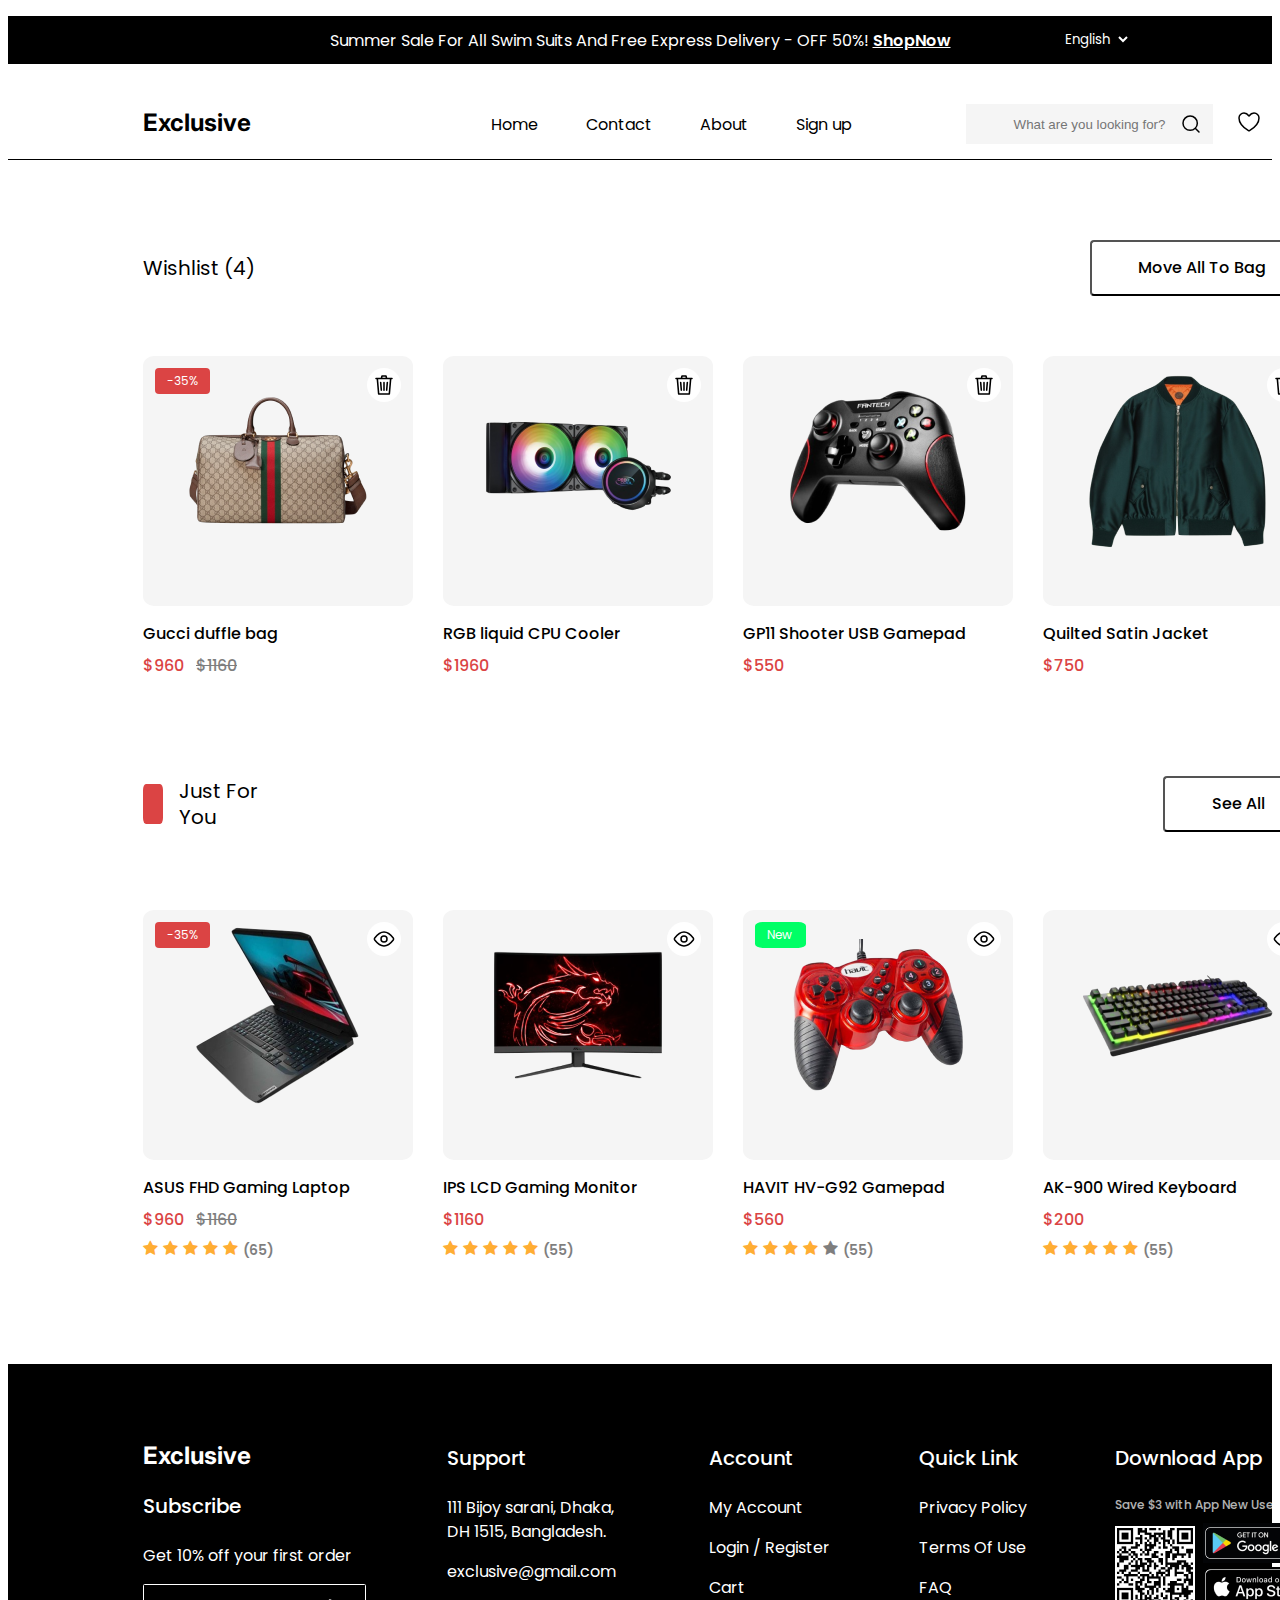
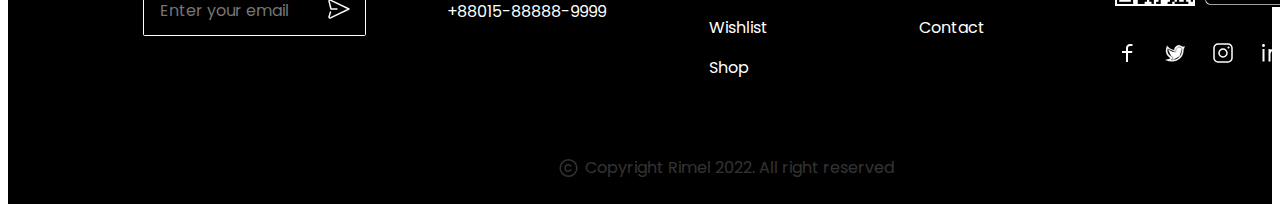
<file: wishlist.html>
<!DOCTYPE html>
<html lang="en">
<head>
    <meta charset="UTF-8">
    <meta name="viewport" content="width=device-width, initial-scale=1.0">
    <title>wishlist</title>
    <link rel="stylesheet" href="style.css">
    <link rel="preconnect" href="https://fonts.googleapis.com">
    <link rel="preconnect" href="https://fonts.gstatic.com" crossorigin>
    <link
        href="https://fonts.googleapis.com/css2?family=Playfair+Display:ital,wght@0,900;1,900&family=Poppins:ital,wght@0,100;0,200;0,300;0,400;0,500;0,600;0,700;0,800;0,900;1,100;1,200;1,300;1,400;1,500;1,600;1,700;1,800;1,900&family=Raleway:ital,wght@0,100..900;1,100..900&display=swap"
        rel="stylesheet">
    <link rel="preconnect" href="https://fonts.googleapis.com">
    <link rel="preconnect" href="https://fonts.gstatic.com" crossorigin>
    <link
        href="https://fonts.googleapis.com/css2?family=Inter:ital,opsz,wght@0,14..32,100..900;1,14..32,100..900&family=Playfair+Display:ital,wght@0,900;1,900&family=Poppins:ital,wght@0,100;0,200;0,300;0,400;0,500;0,600;0,700;0,800;0,900;1,100;1,200;1,300;1,400;1,500;1,600;1,700;1,800;1,900&family=Raleway:ital,wght@0,100..900;1,100..900&display=swap"
        rel="stylesheet">
    <link rel="stylesheet" href="https://cdnjs.cloudflare.com/ajax/libs/font-awesome/4.7.0/css/font-awesome.min.css">
</head>
<body>
    <header class="header">
        <div class="header__top">
            <div class="banner">
                <p class="banner__text">
                    Summer Sale For All Swim Suits And Free Express Delivery - OFF 50%!
                    <a href="#" class="banner__link">ShopNow</a>
                </p>
                <div class="language__selector">
                    <select id="lang">
                        <option value="eng">English</option>
                        <option value="rus">Russian</option>
                        <option value="uzb">Uzbek</option>
                    </select>
                </div>

            </div>
            <nav class="menu">
                <div class="logo">
                    <p class="logo__text">Exclusive</p>
                </div>
                <ul class="menu ul">
                    <li class="menu li">
                        <a href="index.html" class="menu a">Home</a>
                    </li>
                    <li class="menu li">
                        <a href="contact.html" class="menu a">Contact</a>
                    </li>
                    <li class="menu li">
                        <a href="strory.html" class="menu a">About</a>
                    </li>
                    <li class="menu li">
                        <a href="signup.html" class="menu a">Sign up</a>
                    </li>
                </ul>
                <div class="search">
                    <input type="text" class="search__input" placeholder="What are you looking for?">
                    <button class="search__icon"><svg width="24" height="24" viewBox="0 0 24 24" fill="none"
                            xmlns="http://www.w3.org/2000/svg">
                            <path
                                d="M20 20L16.2223 16.2156M18.3158 11.1579C18.3158 13.0563 17.5617 14.8769 16.2193 16.2193C14.8769 17.5617 13.0563 18.3158 11.1579 18.3158C9.2595 18.3158 7.43886 17.5617 6.0965 16.2193C4.75413 14.8769 4 13.0563 4 11.1579C4 9.2595 4.75413 7.43886 6.0965 6.0965C7.43886 4.75413 9.2595 4 11.1579 4C13.0563 4 14.8769 4.75413 16.2193 6.0965C17.5617 7.43886 18.3158 9.2595 18.3158 11.1579V11.1579Z"
                                stroke="black" stroke-width="1.5" stroke-linecap="round" />
                        </svg>
                    </button>
                    <a href="wishlist.html" class="saved__icon"><svg width="32" height="32" viewBox="0 0 32 32" fill="none"
                            xmlns="http://www.w3.org/2000/svg">
                            <path
                                d="M11 7C8.239 7 6 9.216 6 11.95C6 14.157 6.875 19.395 15.488 24.69C15.6423 24.7839 15.8194 24.8335 16 24.8335C16.1806 24.8335 16.3577 24.7839 16.512 24.69C25.125 19.395 26 14.157 26 11.95C26 9.216 23.761 7 21 7C18.239 7 16 10 16 10C16 10 13.761 7 11 7Z"
                                stroke="black" stroke-width="1.5" stroke-linecap="round" stroke-linejoin="round" />
                        </svg>
                    </a>
                    <a href="cart.html" class="cart__icon"><svg width="32" height="32" viewBox="0 0 32 32" fill="none"
                            xmlns="http://www.w3.org/2000/svg">
                            <path
                                d="M11 27C11.5523 27 12 26.5523 12 26C12 25.4477 11.5523 25 11 25C10.4477 25 10 25.4477 10 26C10 26.5523 10.4477 27 11 27Z"
                                stroke="black" stroke-width="1.5" stroke-linecap="round" stroke-linejoin="round" />
                            <path
                                d="M25 27C25.5523 27 26 26.5523 26 26C26 25.4477 25.5523 25 25 25C24.4477 25 24 25.4477 24 26C24 26.5523 24.4477 27 25 27Z"
                                stroke="black" stroke-width="1.5" stroke-linecap="round" stroke-linejoin="round" />
                            <path d="M3 5H7L10 22H26" stroke="black" stroke-width="1.5" stroke-linecap="round"
                                stroke-linejoin="round" />
                            <path
                                d="M10 16.6667H25.59C25.7056 16.6667 25.8177 16.6267 25.9072 16.5535C25.9966 16.4802 26.0579 16.3782 26.0806 16.2648L27.8806 7.26479C27.8951 7.19222 27.8934 7.11733 27.8755 7.04552C27.8575 6.97371 27.8239 6.90678 27.7769 6.84956C27.73 6.79234 27.6709 6.74625 27.604 6.71462C27.5371 6.68299 27.464 6.66661 27.39 6.66666H8"
                                stroke="black" stroke-width="1.5" stroke-linecap="round" stroke-linejoin="round" />
                        </svg>
                    </a>
                    <span class="user__icon">
                        <svg width="32" height="32" viewBox="0 0 32 32" fill="none"
                            xmlns="http://www.w3.org/2000/svg">
                            <path
                                d="M24 27V24.3333C24 22.9188 23.5224 21.5623 22.6722 20.5621C21.8221 19.5619 20.669 19 19.4667 19H11.5333C10.331 19 9.17795 19.5619 8.32778 20.5621C7.47762 21.5623 7 22.9188 7 24.3333V27"
                                stroke="black" stroke-width="1.5" stroke-linecap="round" stroke-linejoin="round" />
                            <path
                                d="M16.5 14C18.9853 14 21 11.9853 21 9.5C21 7.01472 18.9853 5 16.5 5C14.0147 5 12 7.01472 12 9.5C12 11.9853 14.0147 14 16.5 14Z"
                                stroke="black" stroke-width="1.5" stroke-linecap="round" stroke-linejoin="round" />
                        </svg>
                        <div class="modal">
                            <div class="modal__list">
                                <div class="modal__item">
                                    <span class="modal__icon"><svg width="32" height="32" viewBox="0 0 32 32" fill="none" xmlns="http://www.w3.org/2000/svg">
                                        <path d="M24 27V24.3333C24 22.9188 23.5224 21.5623 22.6722 20.5621C21.8221 19.5619 20.669 19 19.4667 19H11.5333C10.331 19 9.17795 19.5619 8.32778 20.5621C7.47762 21.5623 7 22.9188 7 24.3333V27" stroke="#FAFAFA" stroke-width="1.5" stroke-linecap="round" stroke-linejoin="round"/>
                                        <path d="M16.5 14C18.9853 14 21 11.9853 21 9.5C21 7.01472 18.9853 5 16.5 5C14.0147 5 12 7.01472 12 9.5C12 11.9853 14.0147 14 16.5 14Z" stroke="#FAFAFA" stroke-width="1.5" stroke-linecap="round" stroke-linejoin="round"/>
                                        </svg>
                                        </span>
                                    <a href="account.html" class="modal__link">Manage My Account</a>
                                </div>
                                <div class="modal__item">
                                    <span class="modal__icon"><svg width="24" height="24" viewBox="0 0 24 24" fill="none" xmlns="http://www.w3.org/2000/svg">
                                        <path d="M3 6.3V20.5C3 20.7652 3.10536 21.0196 3.29289 21.2071C3.48043 21.3946 3.73478 21.5 4 21.5H20C20.2652 21.5 20.5196 21.3946 20.7071 21.2071C20.8946 21.0196 21 20.7652 21 20.5V6.3H3Z" stroke="#FAFAFA" stroke-width="1.5" stroke-linejoin="round"/>
                                        <path d="M21 6.3L18.1665 2.5H5.8335L3 6.3M15.7775 9.6C15.7775 11.699 14.0865 13.4 12 13.4C9.9135 13.4 8.222 11.699 8.222 9.6" stroke="#FAFAFA" stroke-width="1.5" stroke-linecap="round" stroke-linejoin="round"/>
                                        </svg>
                                        </span>
                                    <a href="chekout.html" class="modal__link">My Order</a>
                                </div>
                                <div class="modal__item">
                                    <span class="modal__icon"><svg width="24" height="24" viewBox="0 0 24 24" fill="none" xmlns="http://www.w3.org/2000/svg">
                                        <g clip-path="url(#clip0_6316_458)">
                                        <path d="M8 16L12 12M16 8L11.9992 12M11.9992 12L8 8M12 12L16 16" stroke="#FAFAFA" stroke-width="1.5" stroke-linecap="round" stroke-linejoin="round"/>
                                        <circle cx="12" cy="12" r="11.25" stroke="white" stroke-width="1.5"/>
                                        </g>
                                        <defs>
                                        <clipPath id="clip0_6316_458">
                                        <rect width="24" height="24" fill="white"/>
                                        </clipPath>
                                        </defs>
                                        </svg>
                                        </span>
                                    <a href="cart.html" class="modal__link">My Cancellations</a>
                                </div>
                                <div class="modal__item">
                                    <span class="modal__icon"><svg width="24" height="24" viewBox="0 0 24 24" fill="none" xmlns="http://www.w3.org/2000/svg">
                                        <path d="M19.8284 9.93621C20.4517 9.93621 20.7176 10.7286 20.2205 11.1046L16.8905 13.6234C16.1688 14.1693 15.8661 15.1087 16.1334 15.9732L17.3864 20.0261C17.5735 20.6312 16.8729 21.1193 16.3701 20.7341L13.3075 18.3879C12.536 17.7969 11.464 17.7969 10.6925 18.3879L7.61357 20.7466C7.11152 21.1312 6.41161 20.645 6.59677 20.0403L7.83243 16.0046C8.09532 15.146 7.79694 14.2145 7.08413 13.6684L3.73432 11.1022C3.24111 10.7244 3.50831 9.93621 4.12961 9.93621H8.12744C9.07024 9.93621 9.90305 9.32198 10.1815 8.42125L11.379 4.5479C11.5678 3.93721 12.4322 3.93722 12.621 4.5479L13.8185 8.42124C14.0969 9.32198 14.9298 9.93621 15.8726 9.93621H19.8284Z" stroke="#FAFAFA" stroke-width="1.5"/>
                                        </svg>
                                        </span>
                                    <a href="product.html" class="modal__link">My Reviews</a>
                                </div>
                                <div class="modal__item">
                                    <span class="modal__icon"><svg width="24" height="24" viewBox="0 0 24 24" fill="none" xmlns="http://www.w3.org/2000/svg">
                                        <path d="M4 12H13.5M6 15L3 12L6 9M11 7V6C11 5.46957 11.2107 4.96086 11.5858 4.58579C11.9609 4.21071 12.4696 4 13 4H18C18.5304 4 19.0391 4.21071 19.4142 4.58579C19.7893 4.96086 20 5.46957 20 6V18C20 18.5304 19.7893 19.0391 19.4142 19.4142C19.0391 19.7893 18.5304 20 18 20H13C12.4696 20 11.9609 19.7893 11.5858 19.4142C11.2107 19.0391 11 18.5304 11 18V17" stroke="#FAFAFA" stroke-width="1.5" stroke-linecap="round" stroke-linejoin="round"/>
                                        </svg>
                                        </span>
                                    <a href="login.html" class="modal__link">Logout</a>
                                </div>
                            </div>
                        </div>
                    </button>
                </div>
                <div class="border__bottom"></div>
            </nav>

        </div>
    </header>
    <div class="wishlist">
        <div class="wishlist__top">
            <p class="wishlist__title">Wishlist (4)</p>
            <button class="wishlist__btn">Move All To Bag</button>
        </div>
        <div class="wishlist__main">
            <div class="wishlist__item">
                <div class="img__section">
                    <img src="/assets/gucci bag.png" alt="" class="wishlist__item-img">
                    <div class="product__discount">
                        <span class="product__discount-text">-35%</span>
                    </div>
                    <button class="wishlist__delete-btn">
                        <svg width="24" height="24" viewBox="0 0 24 24" fill="none" xmlns="http://www.w3.org/2000/svg">
                            <path d="M20 5.57143H5.33333L6.66667 21H17.3333L18.6667 5.57143H4M12 9.42857V17.1429M15.3333 9.42857L14.6667 17.1429M8.66667 9.42857L9.33333 17.1429M9.33333 5.57143L10 3H14L14.6667 5.57143" stroke="black" stroke-width="1.56" stroke-linecap="round" stroke-linejoin="round"/>
                            </svg>                            
                    </button>
                    <button class="add-to-cart-btn">
                        <span class="add__svg"><svg width="25" height="24" viewBox="0 0 25 24" fill="none" xmlns="http://www.w3.org/2000/svg">
                            <path d="M8.75 20.25C9.16421 20.25 9.5 19.9142 9.5 19.5C9.5 19.0858 9.16421 18.75 8.75 18.75C8.33579 18.75 8 19.0858 8 19.5C8 19.9142 8.33579 20.25 8.75 20.25Z" stroke="white" stroke-width="1.5" stroke-linecap="round" stroke-linejoin="round"/>
                            <path d="M19.25 20.25C19.6642 20.25 20 19.9142 20 19.5C20 19.0858 19.6642 18.75 19.25 18.75C18.8358 18.75 18.5 19.0858 18.5 19.5C18.5 19.9142 18.8358 20.25 19.25 20.25Z" stroke="white" stroke-width="1.5" stroke-linecap="round" stroke-linejoin="round"/>
                            <path d="M2.75 3.75H5.75L8 16.5H20" stroke="white" stroke-width="1.5" stroke-linecap="round" stroke-linejoin="round"/>
                            <path d="M8 12.5H19.6925C19.7792 12.5001 19.8633 12.4701 19.9304 12.4151C19.9975 12.3601 20.0434 12.2836 20.0605 12.1986L21.4105 5.44859C21.4214 5.39417 21.42 5.338 21.4066 5.28414C21.3931 5.23029 21.3679 5.18009 21.3327 5.13717C21.2975 5.09426 21.2532 5.05969 21.203 5.03597C21.1528 5.01225 21.098 4.99996 21.0425 5H6.5" stroke="white" stroke-width="1.5" stroke-linecap="round" stroke-linejoin="round"/>
                            </svg>
                        </span>
                        <span class="add__text">Add To Cart</span>
                    </button>
                </div>
                <p class="wishlist__name">Gucci duffle bag</p>
                <div class="wishlist__price">
                    <span class="current__price">$960</span>
                    <span class="original__price">$1160</span>
                </div>
            </div>
            <div class="wishlist__item">
                <div class="img__section">
                    <img src="/assets/cooler.png" alt="" class="wishlist__item-img">
                    <button class="wishlist__delete-btn">
                        <svg width="24" height="24" viewBox="0 0 24 24" fill="none" xmlns="http://www.w3.org/2000/svg">
                            <path d="M20 5.57143H5.33333L6.66667 21H17.3333L18.6667 5.57143H4M12 9.42857V17.1429M15.3333 9.42857L14.6667 17.1429M8.66667 9.42857L9.33333 17.1429M9.33333 5.57143L10 3H14L14.6667 5.57143" stroke="black" stroke-width="1.56" stroke-linecap="round" stroke-linejoin="round"/>
                            </svg>                            
                    </button>
                    <button class="add-to-cart-btn">
                        <span class="add__svg"><svg width="25" height="24" viewBox="0 0 25 24" fill="none" xmlns="http://www.w3.org/2000/svg">
                            <path d="M8.75 20.25C9.16421 20.25 9.5 19.9142 9.5 19.5C9.5 19.0858 9.16421 18.75 8.75 18.75C8.33579 18.75 8 19.0858 8 19.5C8 19.9142 8.33579 20.25 8.75 20.25Z" stroke="white" stroke-width="1.5" stroke-linecap="round" stroke-linejoin="round"/>
                            <path d="M19.25 20.25C19.6642 20.25 20 19.9142 20 19.5C20 19.0858 19.6642 18.75 19.25 18.75C18.8358 18.75 18.5 19.0858 18.5 19.5C18.5 19.9142 18.8358 20.25 19.25 20.25Z" stroke="white" stroke-width="1.5" stroke-linecap="round" stroke-linejoin="round"/>
                            <path d="M2.75 3.75H5.75L8 16.5H20" stroke="white" stroke-width="1.5" stroke-linecap="round" stroke-linejoin="round"/>
                            <path d="M8 12.5H19.6925C19.7792 12.5001 19.8633 12.4701 19.9304 12.4151C19.9975 12.3601 20.0434 12.2836 20.0605 12.1986L21.4105 5.44859C21.4214 5.39417 21.42 5.338 21.4066 5.28414C21.3931 5.23029 21.3679 5.18009 21.3327 5.13717C21.2975 5.09426 21.2532 5.05969 21.203 5.03597C21.1528 5.01225 21.098 4.99996 21.0425 5H6.5" stroke="white" stroke-width="1.5" stroke-linecap="round" stroke-linejoin="round"/>
                            </svg>
                        </span>
                        <span class="add__text">Add To Cart</span>
                    </button>
                </div>
                <p class="wishlist__name">RGB liquid CPU Cooler</p>
                <div class="wishlist__price">
                    <span class="current__price">$1960</span>
                </div>
            </div>
            <div class="wishlist__item">
                <div class="img__section">
                    <img src="/assets/gamepad.png" alt="" class="wishlist__item-img">
                    <button class="wishlist__delete-btn">
                        <svg width="24" height="24" viewBox="0 0 24 24" fill="none" xmlns="http://www.w3.org/2000/svg">
                            <path d="M20 5.57143H5.33333L6.66667 21H17.3333L18.6667 5.57143H4M12 9.42857V17.1429M15.3333 9.42857L14.6667 17.1429M8.66667 9.42857L9.33333 17.1429M9.33333 5.57143L10 3H14L14.6667 5.57143" stroke="black" stroke-width="1.56" stroke-linecap="round" stroke-linejoin="round"/>
                            </svg>                            
                    </button>
                    <button class="add-to-cart-btn">
                        <span class="add__svg"><svg width="25" height="24" viewBox="0 0 25 24" fill="none" xmlns="http://www.w3.org/2000/svg">
                            <path d="M8.75 20.25C9.16421 20.25 9.5 19.9142 9.5 19.5C9.5 19.0858 9.16421 18.75 8.75 18.75C8.33579 18.75 8 19.0858 8 19.5C8 19.9142 8.33579 20.25 8.75 20.25Z" stroke="white" stroke-width="1.5" stroke-linecap="round" stroke-linejoin="round"/>
                            <path d="M19.25 20.25C19.6642 20.25 20 19.9142 20 19.5C20 19.0858 19.6642 18.75 19.25 18.75C18.8358 18.75 18.5 19.0858 18.5 19.5C18.5 19.9142 18.8358 20.25 19.25 20.25Z" stroke="white" stroke-width="1.5" stroke-linecap="round" stroke-linejoin="round"/>
                            <path d="M2.75 3.75H5.75L8 16.5H20" stroke="white" stroke-width="1.5" stroke-linecap="round" stroke-linejoin="round"/>
                            <path d="M8 12.5H19.6925C19.7792 12.5001 19.8633 12.4701 19.9304 12.4151C19.9975 12.3601 20.0434 12.2836 20.0605 12.1986L21.4105 5.44859C21.4214 5.39417 21.42 5.338 21.4066 5.28414C21.3931 5.23029 21.3679 5.18009 21.3327 5.13717C21.2975 5.09426 21.2532 5.05969 21.203 5.03597C21.1528 5.01225 21.098 4.99996 21.0425 5H6.5" stroke="white" stroke-width="1.5" stroke-linecap="round" stroke-linejoin="round"/>
                            </svg>
                        </span>
                        <span class="add__text">Add To Cart</span>
                    </button>
                </div>
                <p class="wishlist__name">GP11 Shooter USB Gamepad</p>
                <div class="wishlist__price">
                    <span class="current__price">$550</span>
                </div>
            </div>
            <div class="wishlist__item">
                <div class="img__section">
                    <img src="/assets/old money jacket.png" alt="" class="wishlist__item-img">
                    <button class="wishlist__delete-btn">
                        <svg width="24" height="24" viewBox="0 0 24 24" fill="none" xmlns="http://www.w3.org/2000/svg">
                            <path d="M20 5.57143H5.33333L6.66667 21H17.3333L18.6667 5.57143H4M12 9.42857V17.1429M15.3333 9.42857L14.6667 17.1429M8.66667 9.42857L9.33333 17.1429M9.33333 5.57143L10 3H14L14.6667 5.57143" stroke="black" stroke-width="1.56" stroke-linecap="round" stroke-linejoin="round"/>
                            </svg>                            
                    </button>
                    <button class="add-to-cart-btn">
                        <span class="add__svg"><svg width="25" height="24" viewBox="0 0 25 24" fill="none" xmlns="http://www.w3.org/2000/svg">
                            <path d="M8.75 20.25C9.16421 20.25 9.5 19.9142 9.5 19.5C9.5 19.0858 9.16421 18.75 8.75 18.75C8.33579 18.75 8 19.0858 8 19.5C8 19.9142 8.33579 20.25 8.75 20.25Z" stroke="white" stroke-width="1.5" stroke-linecap="round" stroke-linejoin="round"/>
                            <path d="M19.25 20.25C19.6642 20.25 20 19.9142 20 19.5C20 19.0858 19.6642 18.75 19.25 18.75C18.8358 18.75 18.5 19.0858 18.5 19.5C18.5 19.9142 18.8358 20.25 19.25 20.25Z" stroke="white" stroke-width="1.5" stroke-linecap="round" stroke-linejoin="round"/>
                            <path d="M2.75 3.75H5.75L8 16.5H20" stroke="white" stroke-width="1.5" stroke-linecap="round" stroke-linejoin="round"/>
                            <path d="M8 12.5H19.6925C19.7792 12.5001 19.8633 12.4701 19.9304 12.4151C19.9975 12.3601 20.0434 12.2836 20.0605 12.1986L21.4105 5.44859C21.4214 5.39417 21.42 5.338 21.4066 5.28414C21.3931 5.23029 21.3679 5.18009 21.3327 5.13717C21.2975 5.09426 21.2532 5.05969 21.203 5.03597C21.1528 5.01225 21.098 4.99996 21.0425 5H6.5" stroke="white" stroke-width="1.5" stroke-linecap="round" stroke-linejoin="round"/>
                            </svg>
                        </span>
                        <span class="add__text">Add To Cart</span>
                    </button>
                </div>
                <p class="wishlist__name">Quilted Satin Jacket</p>
                <div class="wishlist__price">
                    <span class="current__price">$750</span>
                </div>
            </div>
        </div>
    </div>
    <div class="suggestion">
        <div class="suggestion__top">
            <div class="rectangle"></div>
            <p class="suggestion__title">Just For You</p>
            <button class="suggestion__btn">See All</button>
        </div>
        <div class="suggestion__main">
            <div class="suggestion__item">
                <div class="img__section">
                    <div class="product__discount">
                        <span class="product__discount-text">-35%</span>
                    </div>
                    <img src="/assets/nout book.png" alt="" class="suggestion__item-img">
                    <button class="add-to-cart-btn">
                        <span class="add__svg"><svg width="25" height="24" viewBox="0 0 25 24" fill="none" xmlns="http://www.w3.org/2000/svg">
                            <path d="M8.75 20.25C9.16421 20.25 9.5 19.9142 9.5 19.5C9.5 19.0858 9.16421 18.75 8.75 18.75C8.33579 18.75 8 19.0858 8 19.5C8 19.9142 8.33579 20.25 8.75 20.25Z" stroke="white" stroke-width="1.5" stroke-linecap="round" stroke-linejoin="round"/>
                            <path d="M19.25 20.25C19.6642 20.25 20 19.9142 20 19.5C20 19.0858 19.6642 18.75 19.25 18.75C18.8358 18.75 18.5 19.0858 18.5 19.5C18.5 19.9142 18.8358 20.25 19.25 20.25Z" stroke="white" stroke-width="1.5" stroke-linecap="round" stroke-linejoin="round"/>
                            <path d="M2.75 3.75H5.75L8 16.5H20" stroke="white" stroke-width="1.5" stroke-linecap="round" stroke-linejoin="round"/>
                            <path d="M8 12.5H19.6925C19.7792 12.5001 19.8633 12.4701 19.9304 12.4151C19.9975 12.3601 20.0434 12.2836 20.0605 12.1986L21.4105 5.44859C21.4214 5.39417 21.42 5.338 21.4066 5.28414C21.3931 5.23029 21.3679 5.18009 21.3327 5.13717C21.2975 5.09426 21.2532 5.05969 21.203 5.03597C21.1528 5.01225 21.098 4.99996 21.0425 5H6.5" stroke="white" stroke-width="1.5" stroke-linecap="round" stroke-linejoin="round"/>
                            </svg>
                        </span>
                        <span class="add__text">Add To Cart</span>
                    </button>
                    <button class="view__icon"><svg width="24" height="24" viewBox="0 0 24 24" fill="none" xmlns="http://www.w3.org/2000/svg">
                        <path d="M21.2565 10.962C21.7305 11.582 21.7305 12.419 21.2565 13.038C19.7635 14.987 16.1815 19 11.9995 19C7.81752 19 4.23552 14.987 2.74252 13.038C2.51191 12.7411 2.38672 12.3759 2.38672 12C2.38672 11.6241 2.51191 11.2589 2.74252 10.962C4.23552 9.013 7.81752 5 11.9995 5C16.1815 5 19.7635 9.013 21.2565 10.962V10.962Z" stroke="black" stroke-width="1.5" stroke-linecap="round" stroke-linejoin="round"/>
                        <path d="M12 15C13.6569 15 15 13.6569 15 12C15 10.3431 13.6569 9 12 9C10.3431 9 9 10.3431 9 12C9 13.6569 10.3431 15 12 15Z" stroke="black" stroke-width="1.5" stroke-linecap="round" stroke-linejoin="round"/>
                        </svg>
                    </button>
                </div>
                <p class="suggestion__name">ASUS FHD Gaming Laptop</p>
                <div class="suggestion__price">
                    <p class="current__price">$960</p>
                    <p class="original__price">$1160</p>
                </div>
                <div class="card__rating">
                    <span class="fa fa-star approved"></span>
                    <span class="fa fa-star approved"></span>
                    <span class="fa fa-star approved"></span>
                    <span class="fa fa-star approved"></span>
                    <span class="fa fa-star approved"></span>
                    <p class="rating__count">(65)</p>
                </div>
            </div>
            <div class="suggestion__item">
                <div class="img__section">
                    <img src="/assets/monitor.png " alt="" class="suggestion__item-img">
                    <button class="add-to-cart-btn">
                        <span class="add__svg"><svg width="25" height="24" viewBox="0 0 25 24" fill="none" xmlns="http://www.w3.org/2000/svg">
                            <path d="M8.75 20.25C9.16421 20.25 9.5 19.9142 9.5 19.5C9.5 19.0858 9.16421 18.75 8.75 18.75C8.33579 18.75 8 19.0858 8 19.5C8 19.9142 8.33579 20.25 8.75 20.25Z" stroke="white" stroke-width="1.5" stroke-linecap="round" stroke-linejoin="round"/>
                            <path d="M19.25 20.25C19.6642 20.25 20 19.9142 20 19.5C20 19.0858 19.6642 18.75 19.25 18.75C18.8358 18.75 18.5 19.0858 18.5 19.5C18.5 19.9142 18.8358 20.25 19.25 20.25Z" stroke="white" stroke-width="1.5" stroke-linecap="round" stroke-linejoin="round"/>
                            <path d="M2.75 3.75H5.75L8 16.5H20" stroke="white" stroke-width="1.5" stroke-linecap="round" stroke-linejoin="round"/>
                            <path d="M8 12.5H19.6925C19.7792 12.5001 19.8633 12.4701 19.9304 12.4151C19.9975 12.3601 20.0434 12.2836 20.0605 12.1986L21.4105 5.44859C21.4214 5.39417 21.42 5.338 21.4066 5.28414C21.3931 5.23029 21.3679 5.18009 21.3327 5.13717C21.2975 5.09426 21.2532 5.05969 21.203 5.03597C21.1528 5.01225 21.098 4.99996 21.0425 5H6.5" stroke="white" stroke-width="1.5" stroke-linecap="round" stroke-linejoin="round"/>
                            </svg>
                        </span>
                        <span class="add__text">Add To Cart</span>
                    </button>
                    <button class="view__icon"><svg width="24" height="24" viewBox="0 0 24 24" fill="none" xmlns="http://www.w3.org/2000/svg">
                        <path d="M21.2565 10.962C21.7305 11.582 21.7305 12.419 21.2565 13.038C19.7635 14.987 16.1815 19 11.9995 19C7.81752 19 4.23552 14.987 2.74252 13.038C2.51191 12.7411 2.38672 12.3759 2.38672 12C2.38672 11.6241 2.51191 11.2589 2.74252 10.962C4.23552 9.013 7.81752 5 11.9995 5C16.1815 5 19.7635 9.013 21.2565 10.962V10.962Z" stroke="black" stroke-width="1.5" stroke-linecap="round" stroke-linejoin="round"/>
                        <path d="M12 15C13.6569 15 15 13.6569 15 12C15 10.3431 13.6569 9 12 9C10.3431 9 9 10.3431 9 12C9 13.6569 10.3431 15 12 15Z" stroke="black" stroke-width="1.5" stroke-linecap="round" stroke-linejoin="round"/>
                        </svg>
                    </button>
                </div>
                <p class="suggestion__name">IPS LCD Gaming Monitor</p>
                <div class="suggestion__price">
                    <p class="current__price">$1160</p>
                </div>
                <div class="card__rating">
                    <span class="fa fa-star approved"></span>
                    <span class="fa fa-star approved"></span>
                    <span class="fa fa-star approved"></span>
                    <span class="fa fa-star approved"></span>
                    <span class="fa fa-star approved"></span>
                    <p class="rating__count">(55)</p>
                </div>
            </div>
            <div class="suggestion__item">
                <div class="img__section">
                    <div class="item__discount">
                        <span class="item__discount-text">New</span>
                    </div>
                    <img src="/assets/Frame 611.png" alt="" class="suggestion__item-img">
                    <button class="add-to-cart-btn">
                        <span class="add__svg"><svg width="25" height="24" viewBox="0 0 25 24" fill="none" xmlns="http://www.w3.org/2000/svg">
                            <path d="M8.75 20.25C9.16421 20.25 9.5 19.9142 9.5 19.5C9.5 19.0858 9.16421 18.75 8.75 18.75C8.33579 18.75 8 19.0858 8 19.5C8 19.9142 8.33579 20.25 8.75 20.25Z" stroke="white" stroke-width="1.5" stroke-linecap="round" stroke-linejoin="round"/>
                            <path d="M19.25 20.25C19.6642 20.25 20 19.9142 20 19.5C20 19.0858 19.6642 18.75 19.25 18.75C18.8358 18.75 18.5 19.0858 18.5 19.5C18.5 19.9142 18.8358 20.25 19.25 20.25Z" stroke="white" stroke-width="1.5" stroke-linecap="round" stroke-linejoin="round"/>
                            <path d="M2.75 3.75H5.75L8 16.5H20" stroke="white" stroke-width="1.5" stroke-linecap="round" stroke-linejoin="round"/>
                            <path d="M8 12.5H19.6925C19.7792 12.5001 19.8633 12.4701 19.9304 12.4151C19.9975 12.3601 20.0434 12.2836 20.0605 12.1986L21.4105 5.44859C21.4214 5.39417 21.42 5.338 21.4066 5.28414C21.3931 5.23029 21.3679 5.18009 21.3327 5.13717C21.2975 5.09426 21.2532 5.05969 21.203 5.03597C21.1528 5.01225 21.098 4.99996 21.0425 5H6.5" stroke="white" stroke-width="1.5" stroke-linecap="round" stroke-linejoin="round"/>
                            </svg>
                        </span>
                        <span class="add__text">Add To Cart</span>
                    </button>
                    <button class="view__icon"><svg width="24" height="24" viewBox="0 0 24 24" fill="none" xmlns="http://www.w3.org/2000/svg">
                        <path d="M21.2565 10.962C21.7305 11.582 21.7305 12.419 21.2565 13.038C19.7635 14.987 16.1815 19 11.9995 19C7.81752 19 4.23552 14.987 2.74252 13.038C2.51191 12.7411 2.38672 12.3759 2.38672 12C2.38672 11.6241 2.51191 11.2589 2.74252 10.962C4.23552 9.013 7.81752 5 11.9995 5C16.1815 5 19.7635 9.013 21.2565 10.962V10.962Z" stroke="black" stroke-width="1.5" stroke-linecap="round" stroke-linejoin="round"/>
                        <path d="M12 15C13.6569 15 15 13.6569 15 12C15 10.3431 13.6569 9 12 9C10.3431 9 9 10.3431 9 12C9 13.6569 10.3431 15 12 15Z" stroke="black" stroke-width="1.5" stroke-linecap="round" stroke-linejoin="round"/>
                        </svg>
                    </button>
                </div>
                <p class="suggestion__name">HAVIT HV-G92 Gamepad</p>
                <div class="suggestion__price">
                    <p class="current__price">$560</p>
                </div>
                <div class="card__rating">
                    <span class="fa fa-star approved"></span>
                    <span class="fa fa-star approved"></span>
                    <span class="fa fa-star approved"></span>
                    <span class="fa fa-star approved"></span>
                    <span class="fa fa-star not-approved"></span>
                    <p class="rating__count">(55)</p>
                </div>
            </div>
            <div class="suggestion__item">
                <div class="img__section">
                    <img src="/assets/keyboard.png" alt="" class="suggestion__item-img">
                    <button class="add-to-cart-btn">
                        <span class="add__svg"><svg width="25" height="24" viewBox="0 0 25 24" fill="none" xmlns="http://www.w3.org/2000/svg">
                            <path d="M8.75 20.25C9.16421 20.25 9.5 19.9142 9.5 19.5C9.5 19.0858 9.16421 18.75 8.75 18.75C8.33579 18.75 8 19.0858 8 19.5C8 19.9142 8.33579 20.25 8.75 20.25Z" stroke="white" stroke-width="1.5" stroke-linecap="round" stroke-linejoin="round"/>
                            <path d="M19.25 20.25C19.6642 20.25 20 19.9142 20 19.5C20 19.0858 19.6642 18.75 19.25 18.75C18.8358 18.75 18.5 19.0858 18.5 19.5C18.5 19.9142 18.8358 20.25 19.25 20.25Z" stroke="white" stroke-width="1.5" stroke-linecap="round" stroke-linejoin="round"/>
                            <path d="M2.75 3.75H5.75L8 16.5H20" stroke="white" stroke-width="1.5" stroke-linecap="round" stroke-linejoin="round"/>
                            <path d="M8 12.5H19.6925C19.7792 12.5001 19.8633 12.4701 19.9304 12.4151C19.9975 12.3601 20.0434 12.2836 20.0605 12.1986L21.4105 5.44859C21.4214 5.39417 21.42 5.338 21.4066 5.28414C21.3931 5.23029 21.3679 5.18009 21.3327 5.13717C21.2975 5.09426 21.2532 5.05969 21.203 5.03597C21.1528 5.01225 21.098 4.99996 21.0425 5H6.5" stroke="white" stroke-width="1.5" stroke-linecap="round" stroke-linejoin="round"/>
                            </svg>
                        </span>
                        <span class="add__text">Add To Cart</span>
                    </button>
                    <button class="view__icon"><svg width="24" height="24" viewBox="0 0 24 24" fill="none" xmlns="http://www.w3.org/2000/svg">
                        <path d="M21.2565 10.962C21.7305 11.582 21.7305 12.419 21.2565 13.038C19.7635 14.987 16.1815 19 11.9995 19C7.81752 19 4.23552 14.987 2.74252 13.038C2.51191 12.7411 2.38672 12.3759 2.38672 12C2.38672 11.6241 2.51191 11.2589 2.74252 10.962C4.23552 9.013 7.81752 5 11.9995 5C16.1815 5 19.7635 9.013 21.2565 10.962V10.962Z" stroke="black" stroke-width="1.5" stroke-linecap="round" stroke-linejoin="round"/>
                        <path d="M12 15C13.6569 15 15 13.6569 15 12C15 10.3431 13.6569 9 12 9C10.3431 9 9 10.3431 9 12C9 13.6569 10.3431 15 12 15Z" stroke="black" stroke-width="1.5" stroke-linecap="round" stroke-linejoin="round"/>
                        </svg>
                    </button>
                </div>
                <p class="suggestion__name">AK-900 Wired Keyboard</p>
                <div class="suggestion__price">
                    <p class="current__price">$200</p>
                </div>
                <div class="card__rating">
                    <span class="fa fa-star approved"></span>
                    <span class="fa fa-star approved"></span>
                    <span class="fa fa-star approved"></span>
                    <span class="fa fa-star approved"></span>
                    <span class="fa fa-star approved"></span>
                    <p class="rating__count">(55)</p>
                </div>
            </div>
        </div>
    </div>
    <footer class="footer">
        <form class="footer__form">
            <h3 class="footer__logo">Exclusive</h3>
            <h3 class="footer__title">Subscribe</h3>
            <p class="footer__text">Get 10% off your first order</p>
            <input type="text" class="footer__input" placeholder="Enter your email">
            <button class="footer__input-btn"><svg width="24" height="24" viewBox="0 0 24 24" fill="none" xmlns="http://www.w3.org/2000/svg">
                <path d="M9.91199 11.9998H3.99999L2.02299 4.1348C2.01033 4.0891 2.00262 4.04216 1.99999 3.9948C1.97799 3.2738 2.77199 2.7738 3.45999 3.1038L22 11.9998L3.45999 20.8958C2.77999 21.2228 1.99599 20.7368 1.99999 20.0288C2.00201 19.9655 2.01313 19.9029 2.03299 19.8428L3.49999 14.9998" stroke="#FAFAFA" stroke-width="1.5" stroke-linecap="round" stroke-linejoin="round"/>
                </svg>
                </button>
        </form>
        <div class="footer__content">
            <div class="footer__content-section support">
                <h3 class="footer__content-section-title">Support</h3>
                <p class="footer__content-section-text">111 Bijoy sarani, Dhaka,  DH 1515, Bangladesh.</p>
                <p class="footer__content-section-text">exclusive@gmail.com</p>
                <p class="footer__content-section-text">+88015-88888-9999</p>
            </div>
            <div class="footer__content-section account">
                <h3 class="footer__content-section-title">Account</h3>
                <ul class="footer__links-item">
                    <li>
                        <a href="#" class="footer__content-section-text">My Account</a>
                    </li>
                    <li>
                        <a href="#" class="footer__content-section-text">Login / Register</a>
                    </li>
                    <li>
                        <a href="#" class="footer__content-section-text">Cart</a>
                    </li>
                    <li>
                        <a href="#" class="footer__content-section-text">Wishlist</a>
                    </li>
                    <li>
                        <a href="#" class="footer__content-section-text">Shop</a>
                    </li>
                </ul>
            </div>
            <div class="footer__content-section link">
                <h3 class="footer__content-section-title">Quick Link</h3>
                <ul class="footer__links-item">
                    <li>
                        <a href="#" class="footer__content-section-text">Privacy Policy</a>
                    </li>
                    <li>
                        <a href="#" class="footer__content-section-text">Terms Of Use</a>
                    </li>
                    <li>
                        <a href="#" class="footer__content-section-text">FAQ</a>
                    </li>
                    <li>
                        <a href="#" class="footer__content-section-text">Contact</a>
                    </li>
                </ul>
            </div>
        </div>
        <div class="app-download-container">
            <h3 class="app__title">Download App</h3>
            <p class="app__discription">Save $3 with App New User Only</p>
            <img src="/assets2/Qrcode 1.jpg" alt="" class="qr-code">
            <img src="/assets2/GooglePlay.png" alt="" class="store__btn">
            <img src="/assets2/AppStore.png" alt="" class="store__btn">
            <div class="app__icons">
                <a href="#" class="socials__icon"><svg width="24" height="24" viewBox="0 0 24 24" fill="none" xmlns="http://www.w3.org/2000/svg">
                    <path d="M13 10H17.5L17 12H13V21H11V12H7V10H11V8.128C11 6.345 11.186 5.698 11.534 5.046C11.875 4.40181 12.4018 3.87501 13.046 3.534C13.698 3.186 14.345 3 16.128 3C16.65 3 17.108 3.05 17.5 3.15V5H16.128C14.804 5 14.401 5.078 13.99 5.298C13.686 5.46 13.46 5.686 13.298 5.99C13.078 6.401 13 6.804 13 8.128V10Z" fill="white"/>
                    </svg>
                    </a>
                <a href="#" class="socials__icon"><svg width="24" height="24" viewBox="0 0 24 24" fill="none" xmlns="http://www.w3.org/2000/svg">
                    <g clip-path="url(#clip0_6137_1563)">
                    <path d="M12.905 8.84651L12.905 8.84646C12.9194 8.06035 13.2418 7.3113 13.8028 6.76049C14.3639 6.20969 15.1188 5.90116 15.905 5.90129L12.905 8.84651ZM12.905 8.84651L12.877 10.4213M12.905 8.84651L12.877 10.4213M4.75811 7.80857L4.89001 7.91846C6.76679 9.48211 8.71781 10.4182 10.7495 10.6952C10.7495 10.6952 10.7495 10.6952 10.7495 10.6952L12.3104 10.9072L4.75811 7.80857ZM4.75811 7.80857L4.72759 7.97751M4.75811 7.80857L4.72759 7.97751M4.72759 7.97751C4.42576 9.64819 4.5683 11.0709 5.1479 12.3018C5.72718 13.532 6.73827 14.5605 8.15577 15.4519L8.15579 15.452M4.72759 7.97751L8.15579 15.452M8.15579 15.452L9.90279 16.55L9.954 16.4685M8.15579 15.452L9.954 16.4685M9.954 16.4685L9.90279 16.55C9.97196 16.5934 10.0294 16.6532 10.0702 16.724C10.1109 16.7948 10.1337 16.8745 10.1365 16.9562C10.1392 17.0378 10.122 17.1189 10.0862 17.1924C10.0504 17.2658 9.99716 17.3294 9.93112 17.3775L9.93101 17.3775M9.954 16.4685L9.93101 17.3775M9.93101 17.3775L8.33901 18.5405L8.11542 18.7039M9.93101 17.3775L8.11542 18.7039M8.11542 18.7039L8.39178 18.7211M8.11542 18.7039L8.39178 18.7211M8.39178 18.7211C9.3449 18.7805 10.2529 18.7385 11.0095 18.5884L11.0096 18.5884M8.39178 18.7211L11.0096 18.5884M11.0096 18.5884C13.3886 18.1134 15.3745 16.9794 16.7652 15.2211M11.0096 18.5884L16.7652 15.2211M12.877 10.4213C12.8757 10.4918 12.8594 10.5612 12.8293 10.625C12.7993 10.6887 12.7561 10.7454 12.7026 10.7912C12.649 10.8371 12.5864 10.8712 12.5188 10.8911C12.4513 10.9111 12.3803 10.9166 12.3105 10.9072L12.877 10.4213ZM16.7652 15.2211C18.1557 13.463 18.945 11.0883 18.945 8.14229M16.7652 15.2211L18.945 8.14229M18.945 8.14229C18.945 7.99668 18.8714 7.78474 18.744 7.55722M18.945 8.14229L18.744 7.55722M18.744 7.55722C18.6142 7.32559 18.4215 7.06508 18.1673 6.82049M18.744 7.55722L18.1673 6.82049M18.1673 6.82049C17.6587 6.33088 16.8999 5.90129 15.905 5.90129L18.1673 6.82049ZM20.4978 5.53842C20.8818 5.48388 21.3285 5.34345 21.916 5.01105C21.6101 6.49526 21.4321 7.16764 20.7642 8.08336L20.745 8.10969V8.14229C20.745 11.9415 19.578 14.7567 17.8258 16.7397C16.0726 18.7238 13.7277 19.8813 11.3624 20.3532C9.74529 20.6759 7.7544 20.5728 5.99643 20.2106C5.11813 20.0296 4.30077 19.7846 3.61983 19.4974C3.03727 19.2517 2.56009 18.9775 2.22956 18.6904C2.66065 18.6482 3.4114 18.5535 4.24366 18.3598C5.24355 18.1272 6.37173 17.7494 7.20306 17.141L7.31918 17.056L7.19904 16.9768C7.15724 16.9492 7.11178 16.9196 7.06301 16.8879C6.30477 16.3938 4.74648 15.3786 3.73155 13.5166C2.66714 11.5637 2.19257 8.66295 3.91362 4.42592C5.57889 6.34347 7.2726 7.66001 8.99504 8.3668L8.99505 8.36681C9.57662 8.60536 9.94255 8.72373 10.2318 8.79141C10.4509 8.84265 10.6261 8.86463 10.8117 8.88794C10.8703 8.89529 10.93 8.90278 10.9924 8.91135L11.2872 8.95189L11.1059 8.77077C11.131 7.8414 11.4254 6.93895 11.9539 6.17331C12.4904 5.39606 13.2442 4.79434 14.1211 4.4435C14.9979 4.09265 15.9588 4.00828 16.8833 4.20093C17.8079 4.39359 18.6551 4.85471 19.3189 5.52657L19.3485 5.55658L19.3907 5.55628C19.4934 5.55556 19.5972 5.55908 19.7036 5.56269C19.9483 5.57098 20.2068 5.57974 20.4978 5.53842Z" fill="white" stroke="black" stroke-width="0.2"/>
                    </g>
                    <defs>
                    <clipPath id="clip0_6137_1563">
                    <rect width="24" height="24" fill="white"/>
                    </clipPath>
                    </defs>
                    </svg>
                    </a>
                <a href="#" class="socials__icon"><svg width="24" height="24" viewBox="0 0 24 24" fill="none" xmlns="http://www.w3.org/2000/svg">
                    <path d="M17 3H7C5.93913 3 4.92172 3.42143 4.17157 4.17157C3.42143 4.92172 3 5.93913 3 7V17C3 18.0609 3.42143 19.0783 4.17157 19.8284C4.92172 20.5786 5.93913 21 7 21H17C18.0609 21 19.0783 20.5786 19.8284 19.8284C20.5786 19.0783 21 18.0609 21 17V7C21 5.93913 20.5786 4.92172 19.8284 4.17157C19.0783 3.42143 18.0609 3 17 3Z" stroke="white" stroke-width="1.5" stroke-linejoin="round"/>
                    <path d="M12 16C13.0609 16 14.0783 15.5786 14.8284 14.8284C15.5786 14.0783 16 13.0609 16 12C16 10.9391 15.5786 9.92172 14.8284 9.17157C14.0783 8.42143 13.0609 8 12 8C10.9391 8 9.92172 8.42143 9.17157 9.17157C8.42143 9.92172 8 10.9391 8 12C8 13.0609 8.42143 14.0783 9.17157 14.8284C9.92172 15.5786 10.9391 16 12 16V16Z" stroke="white" stroke-width="1.5" stroke-linejoin="round"/>
                    <path d="M17.5 7.5C17.7652 7.5 18.0196 7.39464 18.2071 7.20711C18.3946 7.01957 18.5 6.76522 18.5 6.5C18.5 6.23478 18.3946 5.98043 18.2071 5.79289C18.0196 5.60536 17.7652 5.5 17.5 5.5C17.2348 5.5 16.9804 5.60536 16.7929 5.79289C16.6054 5.98043 16.5 6.23478 16.5 6.5C16.5 6.76522 16.6054 7.01957 16.7929 7.20711C16.9804 7.39464 17.2348 7.5 17.5 7.5Z" fill="white"/>
                    </svg>
                    </a>
                <a href="#" class="socials__icon"><svg width="24" height="24" viewBox="0 0 24 24" fill="none" xmlns="http://www.w3.org/2000/svg">
                    <path d="M11.5 9.05C12.417 8.113 13.611 7.5 15 7.5C16.4587 7.5 17.8576 8.07946 18.8891 9.11091C19.9205 10.1424 20.5 11.5413 20.5 13V20.5H18.5V13C18.5 12.0717 18.1313 11.1815 17.4749 10.5251C16.8185 9.86875 15.9283 9.5 15 9.5C14.0717 9.5 13.1815 9.86875 12.5251 10.5251C11.8687 11.1815 11.5 12.0717 11.5 13V20.5H9.5V8H11.5V9.05ZM4.5 6C4.10218 6 3.72064 5.84196 3.43934 5.56066C3.15804 5.27936 3 4.89782 3 4.5C3 4.10218 3.15804 3.72064 3.43934 3.43934C3.72064 3.15804 4.10218 3 4.5 3C4.89782 3 5.27936 3.15804 5.56066 3.43934C5.84196 3.72064 6 4.10218 6 4.5C6 4.89782 5.84196 5.27936 5.56066 5.56066C5.27936 5.84196 4.89782 6 4.5 6ZM3.5 8H5.5V20.5H3.5V8Z" fill="white"/>
                    </svg>
                    </a>
            </div>
        </div>
        <div class="copyright">
            <span><svg width="21" height="20" viewBox="0 0 21 20" fill="none" xmlns="http://www.w3.org/2000/svg">
                <path d="M10.5 18.3332C15.1024 18.3332 18.8334 14.6022 18.8334 9.99984C18.8334 5.39746 15.1024 1.6665 10.5 1.6665C5.89765 1.6665 2.16669 5.39746 2.16669 9.99984C2.16669 14.6022 5.89765 18.3332 10.5 18.3332Z" stroke="white" stroke-width="1.5" stroke-linecap="round" stroke-linejoin="round"/>
                <path d="M13 8.14799C13 8.14799 11.9706 6.6665 10.2549 6.6665C8.53924 6.6665 7.16669 8.14799 7.16669 9.99984C7.16669 11.8517 8.53924 13.3332 10.2549 13.3332C11.9706 13.3332 13 11.8517 13 11.8517" stroke="white" stroke-width="1.5" stroke-linecap="round" stroke-linejoin="round"/>
                </svg>
            </span>
            <p class="footer__line">Copyright Rimel 2022. All right reserved</p>
        </div>
    </footer>
</body>
</html>
</file>
<file: style.css>
.header {
    position: relative;
    width: 100%;
}

.banner {
    height: 48px;
    background-color: black;
}

.banner__text {
    padding-top: 12px;
    text-align: center;
    color: white;
    font-family: "Poppins";
    font-weight: 400;
}

.banner__link {
    color: white;
    font-family: "Poppins";
    font-weight: 600;
}

.language__selector {
    position: absolute;
    top: 12px;
    right: 140px;
    z-index: 1000;
    background-color: black;
}

#lang {
    background-color: black;
    color: white;
    border-color: black;
    font-family: "Poppins";
    font-weight: 400;
}

.logo {
    display: flex;
}

.logo__text {
    line-height: 24PX;
    font-size: 24px;
    color: black;
    font-family: "inter", sans-serif;
    font-weight: 700;
    margin-top: 47px;
    margin-left: 135px;
}

.menu {
    text-align: center;
}

.menu ul {
    position: absolute;
    display: flex;
    gap: 48px;
    justify-content: center;
    top: 80px;
    left: 443px;
}

.menu li {
    display: inline;
    position: ;
}

.menu a {
    size: 16px;
    color: black;
    font-family: "Poppins";
    font-weight: 400;
    text-decoration: none;
    transition: text-decoration 0.5s;
}
.menu a:hover{
    text-decoration: underline;
    text-underline-offset: 2px;
}
.border__bottom {
    width: 100%;
    height: 1px;
    background-color: black;
}

.border__right {
    width: 1px;
    height: 384px;
    background-color: black;
}

.search {
    position: absolute;
    top: 88px;
    left: 958px;
    display: flex;
    align-items: center;
}

.search__input {
    position: relative;
    width: 243px;
    height: 38px;
    text-align: center;
    border: none;
    background-color: #f5f5f5;
}

.search__icon {
    width: 24px;
    height: 24px;
    border: none;
    background-color: #f5f5f5;
    position: absolute;
    top: 7px;
    left: 207px;
}

.saved__icon {}

.saved__icon {
    position: absolute;
    top: 2px;
    left: 267px;
    display: flex;
    border: none;
    gap: 16px;
    background-color: white;
}

.cart__icon {
    position: absolute;
    left: 315px;
    display: flex;
    border: none;
    gap: 16px;
    background-color: white;
    top: 2px;
    padding: 0;
}

.user__icon {
    display: flex;
    border: none;
    gap: 16px;
    background-color: white;
    position: relative;
    width: 32px;
    height: 32px;
    cursor: pointer;
    left: 120px;
}

.modal {
    width: 224px;
    height: 232px;
    background-color: grey;
    position: absolute;
    top: 35px;
    right: 0;
    z-index: 2;
    display: none;
    border-radius: 4px;
    transition: 5s;
}

.modal__list {
    display: flex;
    flex-direction: column;
    gap: 13px;
    height: 32px;
    padding-top: 18px;
    padding-left: 18px;
}

.modal__item {
    height: 32px;
    display: flex;
    align-items: center;
    gap: 16px;
}

.modal__icon {
    width: 32px;
    height: 32px;
}

.modal__link {
    color: white !important;
    text-decoration: none !important;
    font-family: "Poppins";
    font-size: 14px;
    font-weight: 400;
    line-height: 21px;
}

.user__icon:hover {
    background-color: #db4444;
    border-radius: 50%;
}

.user__icon:hover path {
    stroke: white;
}

.saved__icon:hover {
    background-color: #db4444;
    border-radius: 50%;
}

.saved__icon:hover path {
    stroke: white;
}

.user__icon:hover .modal {
    display: block;
}

.sidebar {
    width: 217px;
    background-color: white;
    padding-top: 7px;
}

.sidebar li {
    list-style: none;
    display: flex;
    align-items: center;
    padding-left: 100px;
}

.sidebar a {
    size: 16px;
    display: flex;
    justify-content: space-between;
    color: black;
    font-family: "Poppins";
    font-weight: 400;
    text-decoration: none;

}

.arrow__icon {
    margin-left: auto;
    height: 24px;
    width: 24px;
}

.slideshow {
    border-right: solid 1px black;
    position: absolute;
    display: block;
    width: 892px;
    height: 344px;
    top: 182px;
    right: 135px;
    background-color: black;
    overflow: hidden;
}

.apple__logo {
    position: relative;
    display: block;
    width: 40px;
    height: 49px;
    top: 58px;
    left: 64px;
}

.series {
    position: absolute;
    top: 58px;
    left: 128px;
    font-family: "poppins";
    font-size: 16px;
    font-weight: 400;
    line-height: 24px;
    color: white;
}

.slide__text {
    position: relative;
    display: block;
    width: 280px;
    height: 120px;
    top: 20px;
    left: 64px;
    font-family: "Inter";
    font-size: 48px;
    font-weight: 600;
    line-height: 60px;
    color: white;
}

.slide__btn {
    height: 28px;
    display: flex;
    align-items: center;
    width: 113px;
    position: absolute;
    top: 269px;
    left: 64px;
    color: white;
    font-family: "Poppins";
    font-weight: 600px;
    line-height: 64px;
}

.slide__btn-item {
    position: relative;
    bottom: 13px;
    left: 8px;
    display: block;
    height: 24px;
    width: 24px;
}

.slide__img {
    display: none;
    height: 344px;
    width: 496px;
    top: 0px;
    right: 0px;
    transition: opacity 1s ease-in-out;
    position: absolute;
}
.slide__img.active{
    display: block;
}
.slider__indicator {
    position: absolute;
    top: 319px;
    left: 353px;
    transform:  translateX(-50%);
    display: flex;
    align-items: center;
    width: 110px;
    height: 14px;
    gap: 12px;
}

.indicator {
    width: 12px;
    height: 12px;
    border-radius: 50%;
    background-color: white;
    cursor: pointer;
}

.indicator:hover {
    width: 10px;
    height: 10px;
    background-color: red;
    border: 2px solid white;
}

.sales {
    display: block;
    padding-top: 140px;
    padding-left: 135px;
    width: 100%;
    overflow: hidden;
    height: 493px;
    padding-bottom: 140px;
    width: 1170px;
}

.sales__top {
    position: relative;
    width: 1170px;
    height: 103px;
}

.sales__footer {
    height: 50px;
    display: flex;
    align-items: center;
}

.sales__title {
    padding-left: 16px;
    color: #db4444;
    font-family: "Inter";
    font-size: 16px;
    font-weight: 600;
    line-height: 20px;
}

.rectangle {
    width: 20px;
    height: 40px;
    border-radius: 15%;
    background-color: #db4444;
}

.sales__top-title {
    display: flex;
    align-items: center;
}

.sales__text {
    padding-top: 24px;
    width: 211px;
    font-family: "Inter";
    font-size: 36px;
    font-weight: 600;
    line-height: 48px;
}

.sales__timer {
    height: 50px;
    display: flex;
    align-items: center;
    gap: 17px;
    padding-left: 87px;
    width: 302px;
}

.sales__timer-item {
    display: flex;
    flex-direction: column;
    height: 42px;
}

.sales__timer-title {
    font-family: "Poppins";
    font-weight: 500;
    size: 12px;
    line-height: 18px;
}

.sales__timer-text {
    padding-top: 4px;
    font-family: "inter";
    font-size: 32px;
    font-weight: 700;
    line-height: 30px;
    letter-spacing: 0, 04em;
}

.dot {
    padding-top: 12px;
    font-family: "Inter";
    font-size: 32px;
    font-weight: 700;
    line-height: 30px;
    color: #e07575;
}

.navigation__button {
    position: absolute;
    left: 1070px;
    top: 62px;
    display: flex;
    gap: 8px;
    height: 46px;
    width: 100px;
}

.prev__btn {
    height: 46px;
    width: 46px;
    border-radius: 50%;
    border: none;
}

.next__btn {
    height: 46px;
    width: 46px;
    border-radius: 50%;
    border: none;
}

.product {
    padding-bottom: 60px;
    display: flex;
    align-items: center;
    padding-top: 40px;
    gap: 30px;
    padding-bottom: 10px;
    width: 1170px;
    overflow-y: hidden;
}
.product::-webkit-scrollbar {
    display: none;
  }

.product__item {
    cursor: pointer;
    display: block;
    gap: 30px;
    height: 350px;
    width: 270px;
    border-radius: 4%;
    transition: transform 0.5s, box-shadow 0.5s;
}

.product__item:hover {
    transform: translateY(-10px);
    box-shadow: 0 8px 15px rgba(0, 0, 0, 0.2);
}

.img__section {
    z-index: 1;
    position: relative;
    display: block;
    width: 270px;
    height: 250px;
    background-color: #f5f5f5;
    border-radius: 4%;
}

.product__img {
    padding-left: 40px;
    padding-top: 40px;
    display: block;
    width: 190px;
    height: 180px;
}

.wish__list {
    position: absolute;
    top: 12px;
    left: 224px;
    display: block;
    background-color: white;
    width: 34px;
    height: 34px;
    border-radius: 50%;
    border: none;
}

.wishlist__img {
    display: block;
    width: 24px;
    height: 24px;
}

.view__btn {
    position: absolute;
    top: 52px;
    left: 224px;
    display: block;
    background-color: white;
    width: 34px;
    height: 34px;
    border-radius: 50%;
    border: none;
}

.view__img {
    padding-left: 2px;
    display: block;
    width: 19px;
    height: 14px;
}

.product__discount {
    position: absolute;
    top: 12px;
    left: 12px;
    display: flex;
    align-items: center;
    width: 55px;
    height: 26px;
    background-color: #db4444;
    border-radius: 4px;
}

.product__discount-text {
    padding-left: 12px;
    font-size: 12px;
    font-weight: 400;
    line-height: 18px;
    color: white;
    font-family: "Poppins";
}

.product__name {
    margin-bottom: 8px;
    font-family: "poppins";
    font-size: 16px;
    font-weight: 500;
    line-height: 24px;
}

.product__price {
    display: flex;
    width: 85px;
    height: 24px;
    gap: 12px;
    margin-bottom: 8px;
}

.current__price {
    font-family: "poppins";
    font-size: 16px;
    font-weight: 500;
    line-height: 24px;
    color: #db4444;
}

.original__price {
    font-family: "Poppins";
    font-size: 16px;
    font-weight: 500;
    line-height: 24px;
    text-decoration-line: line-through;
    opacity: 50%;
}

.product__rating {
    display: flex;
    align-items: center;
    width: 140px;
    height: 20px;
}

.approved {
    color: #ffad33;
    width: 20px;
    height: 20px;
}

.not-approved {
    width: 20px;
    height: 20px;
}

.rating__count {
    font-family: "poppins";
    font-size: 14px;
    font-weight: 600;
    line-height: 21px;
    color: #000000;
    opacity: 50%;
}

.add-to-cart-btn {
    cursor: pointer;
    border: none;
    z-index: 2;
    position: absolute;
    top: 209px;
    width: 270px;
    height: 41px;
    background-color: black;
    font-family: "poppins";
    font-size: 16px;
    font-weight: 500;
    line-height: 24px;
    color: white;
    border-radius: 25%;
    display: none;
    border-radius: 0px 0px 4px 4px;
}

.img__section:hover .add-to-cart-btn {
    border-radius: 4%;
    display: block;
}

.product__btn {
    margin-top: 60px;
    display: flex;
    justify-content: space-between;
    display: block;
    width: 234px;
    height: 56px;
    background-color: #db4444;
    border: none;
    margin-left: 468px;
    font-family: "poppins";
    font-size: 16px;
    font-weight: 500;
    color: white;
}

.categories {
    padding-top: 140px;
    display: block;
    padding-bottom: 140px;
    padding-left: 135px;
    width: 1170px;
    height: 313px;
}

.categories__top {
    position: relative;
    width: 1170px;
    height: 108px;
}

.categories__top-title {
    display: flex;
    align-items: center;
}

.categories__title {
    padding-left: 16px;
    font-family: "Poppins";
    font-size: 16px;
    font-weight: 600;
    line-height: 20px;
    color: #db4444;
}

.categories__badge {
    margin-top: 20px;
    width: 379px;
    font-family: "Inter";
    font-size: 36px;
    font-weight: 600;
    line-height: 48px;
    letter-spacing: 0.04em;
}

.categories__main {
    width: 1170px;
    height: 140px;
    display: flex;
    gap: 30px;
}

.categories__item {
    cursor: pointer;
    display: flex;
    flex-direction: column;
    align-items: center;
    gap: 16px;
    margin-top: 60px;
    width: 170px;
    height: 120px;
    border: 1px solid #0000004d;
    padding-bottom: 25px;
    transition: transform 0.5s, box-shadow 0.5s;
}

.categories__icon {
    margin-top: 25px;
}

.categories__name {
    margin-top: 0;
    font-family: "Poppins";
    font-size: 16px;
    font-weight: 400;
    line-height: 24px;
}

.categories__item:hover {
    color: white;
    width: 170px;
    height: 120px;
    background-color: #db4444;
    transform: translateY(-10px);
    box-shadow: 0 8px 15px rgba(0, 0, 0, 0.2);
}

.categories__item:hover .categories__icon path,
.categories__item:hover .categories__icon line {
    stroke: white;
}

.best {
    width: 1170px;
    height: 518px;
    padding-left: 135px;
    padding-bottom: 140px;
}

.best__top {
    position: relative;
    width: 1170px;
    height: 108px;
}

.best__top-title {
    width: 125px;
    height: 40px;
    display: flex;
    align-items: center;
}

.best__title {
    padding-left: 16px;
    font-family: "poppins";
    font-size: 16px;
    font-weight: 600;
    color: #db4444;
    line-height: 20px;
}

.best__badge {
    margin-top: 20px;
    width: 379px;
    font-family: "inter";
    font-size: 36px;
    font-weight: 600;
    line-height: 48px;
    letter-spacing: 0.04em;
}

.best__btn {
    position: absolute;
    background-color: #db4444;
    border: none;
    width: 159px;
    height: 56px;
    margin-left: 35%;
    font-family: "poppins";
    font-size: 16px;
    font-weight: 500;
    color: white;
    left: 601px;
    top: 52px;
    border-radius: 5%;
}

.cards__container {
    padding-top: 60px;
    width: 1170px;
    height: 350px;
    display: flex;
    gap: 30px;
}

.cards__item {
    cursor: pointer;
    position: relative;
    display: flex;
    flex-direction: column;
    align-items: center;
    width: 270px;
    height: 350px;
}

.card__img {
    padding-left: 40px;
    padding-top: 35px;
    display: block;
    width: 190px;
    height: 180px;
    margin-bottom: 35px;
}

.card__name {
    margin-top: 16px;
    width: 270px;
    font-family: "poppins";
    font-size: 16px;
    font-weight: 500;
    line-height: 24px;
    margin-bottom: 8px;
}

.card__price {
    width: 270px;
    padding-bottom: 8px;
}

.card__rating {
    display: flex;
    align-items: center;
    width: 270px;
    height: 20px;
}

.card__count {
    font-family: "poppins";
    font-size: 14px;
    font-weight: 600;
    line-height: 21px;
}

.best {
    width: 1170px;
    height: 518px;
    padding-left: 135px;
}

.best__top {
    position: relative;
    width: 1170px;
    height: 108px;
}

.best__top-title {
    width: 125px;
    height: 40px;
    display: flex;
    align-items: center;
}

.best__title {
    padding-left: 16px;
    font-family: "Poppins";
    font-size: 16px;
    font-weight: 600;
    color: #db4444;
    line-height: 20px;
}

.best__badge {
    margin-top: 20px;
    width: 379px;
    font-family: "Inter";
    font-size: 36px;
    font-weight: 600;
    line-height: 48px;
    letter-spacing: 0.04em;
}

.best__btn {
    position: absolute;
    background-color: #db4444;
    border: none;
    width: 159px;
    height: 56px;
    margin-left: 35%;
    font-family: "poppins";
    font-size: 16px;
    font-weight: 500;
    color: white;
    left: 601px;
    top: 52px;
    border: 15%;
}

.cards__container {
    padding-bottom: 140px;
    padding-top: 60px;
    width: 1170px;
    height: 350px;
    display: flex;
    gap: 30px;
}

.cards__item {
    cursor: pointer;
    position: relative;
    display: flex;
    flex-direction: column;
    align-items: center;
    width: 270px;
    height: 350px;
    border-radius: 4%;
    transition: transform 0.5s, box-size 0.5s;
}

.cards__item:hover {
    transform: translateY(-10px);
    box-shadow: 0 8px 15px rgba(0, 0, 0, 0.2);
}

.card__img {
    padding-left: 40px;
    padding-top: 35px;
    display: block;
    width: 190px;
    height: 180px;
    margin-bottom: 35px;
}

.card__name {
    margin-top: 16px;
    width: 270px;
    font-family: "Poppins";
    font-size: 16px;
    font-weight: 500;
    line-height: 24px;
    margin-bottom: 8px;
}

.card__price {
    width: 270px;
    padding-bottom: 8px;
}

.card__rating {
    display: flex;
    align-items: center;
    width: 270px;
    height: 20px;
}

.card__count {
    font-family: "Poppins";
    font-size: 14px;
    font-weight: 600;
    line-height: 21px;
}

.offer {
    position: relative;
    background-color: black;
    width: 1170px;
    height: 500px;
}

.offer__img {
    position: absolute;
    top: 37px;
    left: 526px;
    display: block;
    width: 600px;
    height: 420px;
    border-radius: 50%;
    background-image: radial-gradient(#d9d9d9, #d9d9d9, black, black);
}

.offer__title {
    font-family: "poppins";
    font-size: 16px;
    font-weight: 600;
    line-height: 20px;
    color: #00ff66;
}

.offer__text {
    margin-top: 32px;
    width: 443px;
    font-family: "Inter";
    font-size: 48px;
    font-weight: 600;
    line-height: 60px;
    letter-spacing: 0.04em;
    color: white;
}

.offer__label {
    position: absolute;
    top: 69px;
    left: 56px;
    width: 443px;
    height: 172px;
}

.offer__timer {
    position: absolute;
    top: 273px;
    left: 56px;
    width: 320px;
    display: inline-flex;
    gap: 24px;
}

.offer__timer-item {
    display: block;
    width: 62px;
    height: 62px;
    border-radius: 50%;
    border: none;
}

.timer__title {
    font-family: "poppins";
    font-size: 16px;
    font-weight: 600;
    line-height: 20px;
    margin-top: 14px;
}

.timer__text {
    font-family: "poppins";
    font-size: 11px;
    font-weight: 400;
    line-height: 18px;
    margin-top: 0px;
    margin-bottom: 0px;
}

.offer__button {
    position: absolute;
    width: 171px;
    height: 56px;
    top: 375px;
    left: 56px;
    background-color: #00FF66;
    border: none;
    font-family: "Poppins";
    font-size: 16px;
    font-weight: 500;
    line-height: 24px;
    color: white;
}

.our-products {
    padding-top: 571px;
    padding-left: 135px;
    width: 1170px;
    height: 1016px;
}

.our-product__section {
    display: flex;
    flex-direction: column;
    margin-top: 60px;
    width: 1170px;
    height: 732px;
    display: flex;
    align-items: center;
    height: 322px;
    gap: 30px;
}

.our-product__top {
    display: flex;
    align-items: center;
    gap: 30px;
}

.our-product__bottom {
    width: 1170px;
    height: 350px;
    padding-top: 60px;
    display: flex;
    align-items: center;
    gap: 30px;
}

.our-product__item {
    cursor: pointer;
    width: 270px;
    height: 322px;
    gap: 30px;
    border-radius: 4%;
    transition: transform 0.5s ease-in-out, box-shadow 0.5s ease-in-out;
}

.our-product__item-second {
    cursor: pointer;
    width: 270px;
    height: 350px;
    gap: 30px;
    border-radius: 4%;
    transition: transform 0.5s ease-in-out, box-shadow 0.5s ease-in-out;
}

.item__img {
    position: absolute;
    display: block;
    top: 35px;
    left: 40px;
    width: 190px;
    height: 180px;
}

.item__badge {
    width: 250px;
    padding-top: 16px;
    height: 56px;
    gap: 8px;

}

.item__name {
    height: 24px;
    font-family: "Poppins";
    font-size: 16px;
    font-weight: 500;
    line-height: 24px;
    font-weight: 500;
}

.item__rating {
    display: flex;
    align-items: center;
    padding-top: 8px;
    width: 270px;
    height: 24px;
    gap: 8px;
}

.item__discount {
    position: absolute;
    top: 12px;
    left: 12px;
    display: flex;
    align-items: center;
    width: 51px;
    height: 26px;
    background-color: #00FF66;
    border-radius: 15%;
}

.item__discount-text {
    padding-left: 12px;
    font-size: 12px;
    font-weight: 400;
    line-height: 18px;
    color: white;
    font-family: "poppins";
}

.color__chooser {
    display: flex;
    flex-direction: row;
    gap: 8px;
    margin-top: 8px;
}

.card__color.active.car {
    width: 20px;
    height: 20px;
    background-color: #FB1314;
    border: 3px solid white;
    box-shadow: 0 0 0 2px black;
    border-radius: 50%;
    cursor: pointer;
}

.card__color.car {
    width: 20px;
    height: 20px;
    background-color: #db4444;
    border-radius: 50%;
    cursor: pointer;
    border: none;
}

.card__color.active.boots {
    cursor: pointer;
}

.card__color.boots {
    border: none;
    width: 20px;
    height: 20px;
    background-color: #db4444;
    border-radius: 50%;
    cursor: pointer;
}

.card__color.active.game {
    width: 20px;
    height: 20px;
    background-color: black;
    border: 3px solid white;
    box-shadow: 0 0 0 2px black;
    border-radius: 50%;
    cursor: pointer;
}

.card__color.game {
    border: none;
    width: 20px;
    height: 20px;
    background-color: #db4444;
    border-radius: 50%;
    cursor: pointer;
}

.card__color.active.old {
    width: 20px;
    height: 20px;
    background-color: #184A48;
    ;
    border: 3px solid white;
    box-shadow: 0 0 0 2px black;
    border-radius: 50%;
    cursor: pointer;
}

.card__color.old {
    border: none;
    width: 20px;
    height: 20px;
    background-color: #db4444;
    border-radius: 50%;
    cursor: pointer;
}

.our-product__btn {
    display: block;
    width: 234px;
    height: 56px;
    margin-top: 510px;
    background-color: #db4444;
    border: none;
    margin-left: 468px;
    font-family: "poppins";
    font-size: 16px;
    font-weight: 500;
    color: white;
}

.our-product__item:hover {
    transform: translateY(-10px);
    box-shadow: 0 8px 15px rgba(0, 0, 0, 0.2);/
}

.our-product__item-second:hover {
    transform: translateY(-10px);
    box-shadow: 0 8px 15px rgba(0, 0, 0, 0.2);
}

.new-arrival-section {
    width: 1170px;
    height: 768px;
    padding-top: 140px;
    padding-left: 135px;
}

.new-arrival-grid {
    display: grid;
    grid-template-areas: "playstation women"
        "speaker perfume";
    gap: 30px;
    margin-top: 60px;
    width: 1170px;
    height: 600px;
    position: relative;
}

.new-arrival_item.playstation {
    width: 570px;
    height: 600px;
    border-radius: 4px 0px 0px 0px;
    background-color: black;
}

.new-arrival_item.women {
    position: relative;
    width: 570px;
    height: 284px;
    border-radius: 4px 0px 0px 0px;
    background-color: black;
}

.new-arrival_item.speaker {
    width: 270px;
    height: 284px;
    border-radius: 4px 0px 0px 0px;
    background-color: black;
    position: absolute;
    top: 316px;
    left: 600px;
}

.new-arrival_item.perfume {
    width: 270px;
    height: 284px;
    border-radius: 4px 0px 0px 0px;
    background-color: black;
    position: absolute;
    top: 316px;
    left: 900px;
}

.new-arrival-img {
    position: relative;
}

.new-arrival-img.playstation {
    position: relative;
    display: block;
    width: 511px;
    height: 511px;
    padding-top: 89px;
    padding-left: 29px;
}

.new-arrival-img.women {
    display: block;
    width: 432px;
    margin-left: 138px;
}

.new-arrival-img.speaker {
    position: relative;
    display: block;
    height: 222px;
    width: 210px;
    margin-top: 31px;
    margin-left: 29px;
}

.new-arrival-img.perfume {
    position: relative;
    display: block;
    height: 222px;
    width: 210px;
    margin-top: 30px;
    margin-left: 30px;
}

.featured__label {
    position: absolute;
    bottom: 24px;
    left: 24px;
}

.featured__label.playstation {
    width: 242px;
}

.featured__label.women {
    width: 255px;
}

.new-arrival-title {
    font-family: "Inter";
    font-size: 24px;
    font-weight: 600;
    line-height: 24px;
    color: white;
}

.new-arrival-text {
    font-family: "Inter";
    font-size: 14px;
    font-weight: 400;
    line-height: 21px;
    color: white;
}

.show_now_btn {
    color: white;
    font-family: "Poppins";
    font-size: 16px;
    font-weight: 500;
    line-height: 24px;
}

.services {
    width: 943px;
    height: 161px;
    padding-top: 140px;
    padding-left: 249px;
    display: flex;
    gap: 88px;
}

.services__item {
    height: 161px;
    display: flex;
    flex-direction: column;
    align-items: center;
    transition: transform 0.6s, box-shadow 0.6s ease-in-out;
}

.services__btn {
    cursor: pointer;
    height: 80px;
    width: 80px;
    border-radius: 50%;
    background-color: black;
    border: solid 10px lightgray;
}

.services__img {
    display: flex;
    justify-content: center;
    width: 40px;
    height: 40px;
    margin-left: 5px;
}

.services__title {
    margin-top: 24px;
    font-family: "poppins";
    font-size: 20px;
    font-weight: 600;
    line-height: 28px;
    margin-bottom: 0;
}

.services__text {
    margin-top: 8px;
    font-family: "poppins";
    font-size: 14px;
    font-weight: 400;
    line-height: 21px;
    margin-bottom: 0;
}

.up__btn {
    margin-top: 73px;
    margin-left: 1305px;
    height: 46px;
    width: 46px;
    border-radius: 50%;
    border: none;
}

.services__btn {
    transition: transform 0.6s, box-shadow 0.6s ease-in-out;
}

.services__btn:hover {
    transform: translateY(-10px);
    box-shadow: 0 8px 15px rgba(0, 0, 0, 0.2);
}

.footer {
    position: relative;
    margin-top: 140px;
    width: 100%;
    height: 440px;
    background-color: black;
}

.footer__form {
    position: relative;
    padding-top: 80px;
    padding-left: 135px;
    height: 188px;
    width: 217px;
}

.footer__logo {
    font-family: "inter";
    font-size: 24px;
    font-weight: 700;
    line-height: 24px;
    color: white;
    margin-top: 0;
    margin-bottom: 0;
}

.footer__title {
    font-family: "poppins";
    font-size: 20px;
    font-weight: 500;
    line-height: 28px;
    color: white;
    margin-top: 24px;
    margin-bottom: 0;
}

.footer__text {
    font-family: "poppins";
    font-size: 16px;
    font-weight: 400;
    line-height: 24px;
    color: white;
    margin-top: 24px;
    margin-bottom: 16px;
}

.footer__input {
    margin-top: 0;
    width: 217px;
    height: 48px;
    background-color: black;
    border-radius: 1.5px;
    border: solid 1.5px white;
    text-indent: 14px;
    font-family: "poppins";
    font-size: 16px;
    font-weight: 400;
    line-height: 24px;
    color: #fafafa;
}

.footer__input-btn {
    position: absolute;
    top: 232px;
    left: 313px;
    width: 24px;
    height: 24px;
    border: none;
    background-color: black;
}

.footer__content {
    width: 668px;
    height: 236px;
    position: absolute;
    top: 80px;
    left: 439px;
    display: flex;
    gap: 87px;
}

.footer__content-section {
    display: inline-flex;
    flex-direction: column;
    gap: 16px;
}

.footer__content-section.support {
    width: 175px;
    height: 180px;
}

.footer__content-section.account {
    width: 123px;
    height: 236px;
}

.footer__content-section.link {
    width: 109px;
    height: 196px;
}

.footer__content-section-title {
    color: white;
    font-family: "Poppins";
    font-size: 20px;
    font-weight: 500;
    line-height: 28px;
    margin-top: 0;
    margin-bottom: 8px;
}

.footer__content-section-text {
    color: white;
    margin-top: 0;
    margin-bottom: 0;
    text-decoration: none;
    font-family: "Poppins";
    font-size: 16px;
    font-weight: 400;
    line-height: 24px;
}

.footer__links-item {
    list-style: none;
    padding-left: 0;
    margin-top: 0;
}

.footer__links-item li {
    margin-bottom: 16px;
}

.app-download-container {
    width: 198px;
    height: 210px;
    position: absolute;
    top: 80px;
    left: 1107px;
}

.app__title {
    margin-top: 0;
    margin-bottom: 0;
    color: white;
    font-family: "Poppins";
    font-size: 20px;
    font-weight: 500;
    line-height: 28px;
}

.app__discription {
    margin-top: 24px;
    color: white;
    opacity: 70%;
    font-family: "Poppins";
    font-size: 12px;
    font-weight: 500;
    line-height: 18px;
}

.qr-code {
    display: block;
    width: 80px;
    height: 80px;
}

.store__btn {
    position: relative;
    bottom: 83px;
    left: 88px;
    cursor: pointer;
}

.app__icons {
    padding-top: 24px;
    width: 168px;
    height: 24px;
    display: flex;
    gap: 24px;
    position: relative;
    bottom: 85px;
    align-items: center;
}

.copyright {
    position: absolute;
    top: 392px;
    left: 550px;
    opacity: 20%;
    display: flex;
    align-items: center;
    gap: 6px;
    height: 24px;
}

.copyright span {
    margin-top: 3px;
}

.footer__line {
    color: #f9f9f9;
    font-family: "poppins";
    font-size: 16px;
    font-weight: 400;
    line-height: 24px;
}

.signup {
    padding-top: 60px;
    display: flex;
    align-items: center;
    width: 1305px;
    height: 781px;
}

.signup__img {
    display: block;
    width: 805px;
    height: 781px;
}

.signup__form {
    width: 371px;
    height: 530px;
    padding-left: 129px;
}

.signup__form h1 {
    margin-top: 0;
    margin-bottom: 0;
    color: black;
    font-family: "Inter";
    font-size: 36px;
    font-weight: 500;
    line-height: 30px;
}

.signup__title {
    color: #000000;
    margin-top: 24px;
    margin-bottom: 48px;
    font-family: "Poppins";
    font-size: 16px;
    font-weight: 400;
    line-height: 24px;
}

.signup__form-input {
    width: 370px;
    height: 32px;
    border-top: none;
    border-left: none;
    border-right: none;
    margin-bottom: 40px;
    font-family: "poppins";
    font-size: 16px;
    font-weight: 400;
    line-height: 24px;
}

.create__account-btn {
    width: 371px;
    height: 56px;
    background-color: #db4444;
    color: white;
    font-weight: 500;
    font-size: 16px;
    line-height: 24px;
    border: none;
    border-radius: 4px;
}

.google__signup-btn {
    margin-top: 16px;
    width: 371px;
    height: 56px;
    display: flex;
    align-items: center;
    background-color: white;
    border-radius: 4px;
    border: 1px solid;
    font-family: "poppins";
    font-size: 16px;
    font-weight: 400;
    line-height: 24px;
    gap: 16px;
    padding: 0;
}

.google__signup-btn span {
    margin-left: 86px;
    margin-top: 6px;
}

.signup__text {
    color: black;
    font-family: "poppins";
    font-size: 16px;
    font-weight: 400;
    line-height: 24px;
    opacity: 70%;
    width: 185px;
    margin-bottom: 0;
}

.sign__link {
    display: flex;
    align-items: center;
    width: 248px;
    height: 28px;
    margin-top: 32px;
    margin-left: 62px;
}

.sign__link-a {
    color: #000000;
    opacity: 70%;
    text-decoration: none;
    margin-top: 13px;
    margin-left: 16px;
    font-family: "Poppins";
    font-size: 16px;
    font-weight: 500;
    line-height: 24px;
}

.sign__link-a:hover {
    text-decoration: underline;
    text-underline-offset: 5px;
}

.login {
    width: 1305px;
    height: 781px;
    padding-top: 60px;
    display: flex;
    align-items: center;
}

.login__img {
    display: block;
    width: 805px;
    height: 781px;
}

.login__form {
    width: 371px;
    height: 326px;
    padding-left: 129px;
}

.login__form h1 {
    margin-top: 0;
    margin-bottom: 0;
    color: black;
    font-family: "Inter";
    font-size: 36px;
    font-weight: 500;
    line-height: 30px;
}

.login__title {
    color: #000000;
    margin-top: 24px;
    margin-bottom: 48px;
    font-family: "Poppins";
    font-size: 16px;
    font-weight: 400;
    line-height: 24px;
}

.login__form-input {
    width: 370px;
    height: 32px;
    border-top: none;
    border-left: none;
    border-right: none;
    margin-bottom: 40px;
    font-family: "poppins";
    font-size: 16px;
    font-weight: 400;
    line-height: 24px;
}

.login__btn {
    width: 143px;
    height: 56px;
    background-color: #db4444;
    border-radius: 4px;
    border: none;
    color: white;
    font-weight: 500;
    font-size: 16px;
    line-height: 24px;
}

.login-form-footer {
    display: flex;
    align-items: center;
    gap: 87px;
}

.forgot-password-link {
    color: #db4444;
    font-family: "poppins";
    font-size: 16px;
    font-weight: 400;
    line-height: 24px;
    text-decoration: none;
}

.wishlist {
    width: 1170px;
    height: 438px;
    padding-left: 135px;
    padding-top: 80px;
}

.wishlist__top {
    display: flex;
    align-items: center;
    gap: 835px;
    height: 56px;
}

.wishlist__title {
    font-family: "poppins";
    font-size: 20px;
    font-weight: 400;
    line-height: 26px;
}

.wishlist__btn {
    width: 223px;
    height: 56px;
    background-color: white;
    border-radius: 4px;
    font-family: "poppins";
    font-size: 16px;
    font-weight: 500;
    line-height: 24px;
}

.wishlist__main {
    padding-top: 60px;
    display: inline-flex;
    align-items: center;
    gap: 30px;
}

.wishlist__item {
    width: 270px;
    height: 322px;
    border-radius: 3%;
    transition: transform 0.6s, box-shadow 0.6s ease-in-out;
}

.wishlist__item-img {
    position: absolute;
    top: 15px;
    left: 40px;
}

.wishlist__item:hover {
    transform: translateY(-10px);
    box-shadow: 0 8px 15px rgba(0, 0, 0, 0.2);
}

.wishlist__delete-btn {
    width: 34px;
    height: 34px;
    position: absolute;
    border-radius: 50%;
    padding: 0;
    padding-top: 2px;
    top: 12px;
    left: 224px;
    border: none;
    background-color: white;
}

.add__text {
    color: white;
    position: relative;
    bottom: 5px;
    left: 8px;
    font-family: "Poppins";
    font-size: 12px;
    font-weight: 400;
    line-height: 18px;
    padding: 0;
}

.add__svg {
    position: relative;
    top: 2px;
    width: 24px;
    height: 24px;
}

.wishlist__name {
    margin-top: 16px;
    margin-bottom: 8px;
    font-family: "Poppins";
    font-size: 16px;
    font-weight: 500;
    line-height: 24px;
}

.wishlist__price {
    display: flex;
    align-items: center;
    gap: 12px;
}

.suggestion {
    width: 1170px;
    height: 466px;
    padding-top: 80px;
    padding-left: 135px;
}

.suggestion__top {
    display: flex;
    align-items: center;
}

.suggestion__title {
    margin-left: 16px;
    font-family: "poppins";
    font-size: 20px;
    font-weight: 400;
    line-height: 26px;
}

.suggestion__btn {
    width: 150px;
    height: 56px;
    background-color: white;
    border-radius: 4px;
    margin-left: 864px;
    font-family: "poppins";
    font-size: 16px;
    font-weight: 500;
    line-height: 24px;
}

.suggestion__main {
    padding-top: 60px;
    display: inline-flex;
    align-items: center;
    gap: 30px;
}

.suggestion__item-img {
    position: absolute;
    top: 15px;
    left: 40px;
}

.suggestion__item {
    width: 270px;
    height: 350px;
}

.view__icon {
    width: 34px;
    height: 34px;
    position: absolute;
    border-radius: 50%;
    padding: 0;
    padding-top: 2px;
    top: 12px;
    left: 224px;
    border: none;
    background-color: white;
}

.suggestion__name {
    margin: 0;
    margin-top: 16px;
    font-family: "poppins";
    font-size: 16px;
    font-weight: 500;
    line-height: 24px;
    height: 24px;
    margin-bottom: 8px;
}

.suggestion__price {
    margin: 0;
    display: flex;
    align-items: center;
    gap: 12px;
    margin-bottom: 8px;
    margin-top: 0;
    height: 24px;
}

.cardpage__top {
    width: 103px;
    height: 21px;
    display: flex;
    align-items: center;
    gap: 11px;
    padding-left: 135px;
    padding-top: 80px;
}

.cardpage__title {
    opacity: 50%;
    font-family: "poppins";
    font-size: 14px;
    font-weight: 400;
    line-height: 21px;
}

.cardpage__text {
    font-family: "poppins";
    font-size: 14px;
    font-weight: 400;
    line-height: 21px;
}

.cardpage {
    width: 1170px;
    height: 356px;
    padding-top: 80px;
    padding-left: 135px;
    display: flex;
    gap: 24px;
    flex-direction: column;
}

.cardpage__item {
    margin-top: 16px;
    width: 1170px;
    height: 72px;
    box-shadow: 0px 1px 13px 0px #0000000D;
    display: flex;
    align-items: center;
    gap: 244px;
    position: relative;
}

.cardpage__item-title {
    margin: 0;
    margin-left: 40px;
    font-family: "poppins";
    font-size: 16px;
    font-weight: 400;
    line-height: 21px;
}

.cardpage__img {
    display: block;
    height: 54px;
    width: 54px;
    position: absolute;
    left: 40px;
}

.remove-icon {
    position: absolute;
    top: 7px;
    left: 30px;
    cursor: pointer;
}

.cardpage__item.monitor {
    display: flex;
    align-items: center;
    gap: 0;
}

.cardpage__name {
    font-family: "poppins";
    font-size: 16px;
    font-weight: 400;
    line-height: 24px;
    margin-left: 114px;
}

.cardpage__price {
    font-family: "poppins";
    font-size: 16px;
    font-weight: 400;
    line-height: 24px;
    margin-left: 177px;
}

.cardpage__input {
    width: 72px;
    height: 44px;
    border-radius: 4px;
    border: 2px solid #00000066;
    font-family: "poppins";
    font-size: 16px;
    font-weight: 400;
    line-height: 24px;
    text-align: center;
    margin-left: 282px;
}

.cardpage__item.gamepad {
    display: flex;
    gap: 0;
    align-items: center;
}

.cardpage__price.sum {
    margin-left: 281px;
}

.cardpage__bottom {
    display: flex;
    align-items: center;
    gap: 757px;
    padding-left: 135px;
}

.return-shop-button {
    width: 218px;
    height: 56px;
    background-color: white;
    border-radius: 4px;
    font-family: "poppins";
    font-size: 16px;
    font-weight: 500;
    line-height: 24px;
}

.update-cart-button {
    width: 195px;
    height: 56px;
    background-color: white;
    border-radius: 4px;
    font-family: "poppins";
    font-size: 16px;
    font-weight: 500;
    line-height: 24px;
}

.coupon {
    width: 1170px;
    height: 324px;
    padding-top: 80px;
    padding-left: 135px;
    position: relative;
}

.coupon__input {
    width: 300px;
    height: 56px;
    background-color: white;
    border-radius: 4px;
    border: solid 2px black;
    font-family: "poppins";
    font-size: 16px;
    font-weight: 400;
    line-height: 24px;
    text-indent: 24px;
}

.aplly__btn {
    width: 211px;
    height: 56px;
    background-color: #db4444;
    color: white;
    font-family: "poppins";
    font-size: 16px;
    font-weight: 500;
    line-height: 24px;
    border: none;
    border-radius: 4px;
    margin-left: 16px;
}

.coupon-total {
    position: absolute;
    width: 470px;
    height: 324px;
    background-color: white;
    border: 2px solid black;
    border-radius: 4px;
    top: 80px;
    right: 0;
}

.coupon__table {
    margin-top: 8px;
    margin-left: 24px;
    display: flex;
    flex-direction: column;
    column-gap: 16px;
}

.coupon__total {
    font-family: "Poppins";
    font-weight: 500;
    font-size: 20px;
    line-height: 28px;
    letter-spacing: 0%;
    margin: 0;
    margin-left: 24px;
    margin-top: 32px;
    margin-bottom: 0;
}

.coupon__item {
    display: flex;
    align-items: center;
    gap: 307px;
    height: 57px;
    border-bottom: 1px solid #000000;
    width: 422px;
}

.coupon__item.total {
    border: 0;
    display: flex;
    gap: 322px;
}

.coupon__name {
    font-family: "Poppins";
    font-weight: 400;
    font-size: 16px;
    line-height: 24px;
    letter-spacing: 0%;
    width: 71px;
    margin: 0;
}

.chekout__btn {
    width: 260px;
    height: 56px;
    background-color: #db4444;
    border: none;
    border-radius: 4px;
    margin-left: 89px;
    margin-top: 0px;
}

.chekout__btn-text {
    font-family: "poppins";
    font-weight: 500;
    font-size: 16px;
    line-height: 24px;
    color: white;
    text-decoration: none;
}

.breadcrump {
    width: 455px;
    height: 21px;
    padding-left: 135px;
    padding-top: 80px;
}

.breadcrump__list {
    display: flex;
    align-items: center;
    gap: 12px;
}

.breadcrump__item {
    text-decoration: none;
    list-style: none;
}

.breadcrump__link {
    font-family: "Poppins";
    font-weight: 400;
    font-size: 14px;
    line-height: 21px;
    letter-spacing: 0%;
    opacity: 40%;
    text-decoration: none;
    color: #000000;
}

.cart {
    display: flex;
    align-items: center;
}

.current__page {
    text-decoration: none;
    font-family: "poppins";
    font-weight: 400;
    font-size: 14px;
    letter-spacing: 0%;
    color: #000000;
}

.billing {
    padding-top: 80px;
    padding-left: 135px;
    width: 470px;
    height: 892px;
    display: flex;
    flex-direction: column;
    gap: 32px;
}

.billing__title {
    font-family: "Inter";
    font-weight: 500;
    font-size: 36px;
    line-height: 30px;
    letter-spacing: 4%;
    margin-top: 0;
    margin-bottom: 16px;
}

.billing__form {
    width: 470px;
    height: 82px;
    display: flex;
    flex-direction: column;
    gap: 8px;
}

.billing__label {
    font-family: "Poppins";
    font-weight: 400;
    font-size: 16px;
    line-height: 24px;
    letter-spacing: 0%;
    opacity: 40%;
}

.billing__label span {
    font-family: "Poppins";
    font-weight: 400;
    font-size: 16px;
    line-height: 24px;
    letter-spacing: 0%;
    opacity: 40%;
    color: #db4444;
}

.billing__input {
    width: 470px;
    height: 50px;
    border-radius: 4px;
    background: #F5F5F5;
    border: none;
}

.saveinfo {
    width: 451px;
    height: 24px;
    display: flex;
    align-items: center;
    gap: 16px;
}

.saveinfo__btn {
    width: 24px;
    height: 24px;
    background-color: #db4444;
    border: none;
    border-radius: 4px;
    border: none;
    display: flex;
    justify-content: center;
    align-items: center;
    cursor: pointer;
}

.saveinfo__text {
    font-family: "Poppins";
    font-weight: 400;
    font-size: 16px;
    line-height: 24px;
    letter-spacing: 0%;
}

.summary {
    width: 527px;
    height: 600px;
    padding-left: 173px;
}

.summary__product-info {
    display: flex;
    flex-direction: column;
    gap: 32px;
}

.summary__item {
    width: 425px;
    height: 54px;
    display: flex;
    align-items: center;
}

.summary__name {
    font-family: "Poppins";
    font-weight: 400;
    font-size: 16px;
    line-height: 24px;
    letter-spacing: 0%;
    margin-left: 24px;
    width: 103px;
}

.summary__img {
    display: block;
    height: 54px;
    width: 54px;
}

.summary__price {
    font-family: "Poppins";
    font-weight: 400;
    font-size: 16px;
    line-height: 24px;
    letter-spacing: 0%;
    margin-left: 204px;
}

.summary__table {
    margin-top: 32px;
}

.payement__method {
    margin-top: 32px;
    height: 84px;
    display: flex;
    flex-direction: column;
    gap: 32px;
}

.payement__bank {
    width: 427px;
    height: 28px;
    display: flex;
    align-items: center;
}

.payement__bank-btn {
    width: 24px;
    height: 24px;
    border-radius: 50%;
    background-color: white;
    border: 2px solid #000000;
    cursor: pointer;
}

.payement__bank-title {
    font-family: "poppins";
    font-size: 16px;
    font-weight: 400;
    line-height: 24px;
    margin-left: 16px;
}

.payement__bank-img {
    margin-left: 8px;
}

.payement__bank-img.bkash {
    margin-left: 147px;
}

.payement__cash-btn {
    width: 24px;
    height: 24px;
    border-radius: 50%;
    background-color: black;
    border: 4px solid white;
    cursor: pointer;
    box-shadow: 0 0 0 2px black;
}

.aplly {
    margin-top: 32px;
    display: flex;
    align-items: center;
}

.place__order {
    width: 190px;
    height: 56px;
    background-color: #db4444;
    color: white;
    font-family: "Poppins";
    font-weight: 500;
    font-size: 16px;
    line-height: 24px;
    border: none;
    border-radius: 4px;
    margin-top: 32px;
}

.breadcrump {
    display: flex;
    align-items: center;
    width: 100%;
}

.welcome__massage {
    font-family: "poppins";
    font-weight: 400;
    font-size: 14px;
    line-height: 21px;
    margin: 0;
    margin-left: 876px;
    height: 24px;
}

.welcome {
    display: flex;
    align-items: center;
    height: 24px;
}

.username {
    font-family: "poppins";
    color: #db4444;
    font-weight: 400;
    font-size: 14px;
    line-height: 21px;
    margin-left: 876px;
    margin: 0;
    height: 24px;
}

.account-menu {
    padding-top: 80px;
    padding-left: 145px;
}

.account-menu-title {
    font-family: "Poppins";
    font-weight: 500;
    font-size: 16px;
    line-height: 24px;
    letter-spacing: 0%;
    margin: 0;
    margin-bottom: 16px;
}

.account-section__item {
    text-decoration: none;
    list-style: none;
    display: flex;
    flex-direction: column;
    gap: 8px;
}

.account__menu-link {
    text-decoration: none;
    font-family: "Poppins";
    font-weight: 400;
    font-size: 16px;
    line-height: 24px;
    letter-spacing: 0%;
    color: black;
    opacity: 50%;
}

.account {
    display: flex;
    align-items: flex-start;
}

.account__active-link {
    text-decoration: none;
    font-family: "Poppins";
    font-weight: 400;
    font-size: 16px;
    line-height: 24px;
    letter-spacing: 0%;
    color: #db4444;
}

.profile-edit__section {
    margin-top: 80px;
    margin-left: 100px;
    width: 870px;
    height: 630px;
    box-shadow: 0px 1px 13px 0px #0000000D;
    border-radius: 4px;
}

.profile-edit-title {
    margin-top: 40px;
    margin-left: 80px;
    font-family: "poppins";
    font-weight: 500;
    font-size: 20px;
    line-height: 28px;
    color: #db4444;
    margin-bottom: 16px;
}

.main__form {
    padding-top: 0;
    margin-left: 80px;
    display: flex;
    gap: 24px;
    row-gap: 24px;
}

.profile-edit__form {
    display: flex;
    flex-direction: column;
}

.profile-edit__form label {
    font-family: "Poppins";
    font-weight: 400;
    font-size: 16px;
    line-height: 24px;
    margin-bottom: 8px;
}

.profile-edit-input {
    width: 330px;
    height: 50px;
    border: none;
    background-color: #f5f5f5;
    font-family: "Poppins";
    font-weight: 400;
    font-size: 16px;
    line-height: 24px;
    text-indent: 16px;
    margin-bottom: 24px;
    border-radius: 4px;
}

.password__section {
    padding-left: 80px;
    width: 710px;
    height: 214px;
    display: flex;
    flex-direction: column;
    gap: 16px;
}

.password-edit-input {
    width: 710px;
    height: 50px;
    border: none;
    background-color: #f5f5f5;
    font-family: "Poppins";
    font-weight: 400;
    font-size: 16px;
    line-height: 24px;
    text-indent: 16px;
    border-radius: 4px;
    margin-bottom: 16px;
}

.profile-edit-bottom {
    padding-top: 24px;
    padding-left: 487px;
    display: flex;
    align-items: center;
    gap: 32px;
}

.cancel__btn {
    width: 57px;
    height: 24px;
    border: none;
    background-color: white;
    font-family: "Poppins";
    font-weight: 400;
    font-size: 16px;
    line-height: 24px;
}

.save__btn {
    width: 214px;
    height: 56px;
    border-radius: 4px;
    border: none;
    background-color: #db4444;
    font-family: "Poppins";
    font-weight: 500;
    font-size: 16px;
    line-height: 24px;
    color: white;
}

.about {
    padding-top: 42px;
    padding-left: 135px;
    display: flex;
}

.about__title {
    font-family: "inter";
    font-weight: 600;
    font-size: 54px;
    line-height: 64px;
    letter-spacing: 6%;
    text-align: justify;
    margin-top: 137px;
    margin-bottom: 0;
}

.about__text {
    font-family: "poppins";
    font-weight: 400;
    font-size: 16px;
    line-height: 26px;
    letter-spacing: 0%;
    width: 525px;
    height: 130px;
    margin-top: 40px;
    margin-bottom: 0;
}

.about__text-second {
    font-family: "poppins";
    font-weight: 400;
    font-size: 16px;
    line-height: 26px;
    letter-spacing: 0%;
    height: 78px;
    width: 525px;
    margin-top: 24px;
}

.about__img {
    display: block;
    padding-right: 135px;
    width: 705px;
    margin-left: 75px;
    background: #EB7EA8;
}

.statistics {
    width: 1170px;
    height: 230px;
    padding-left: 135px;
    padding-top: 140px;
    display: flex;
    align-items: center;
    gap: 30px;
}

.statistics__item {
    transition: transform 0.6s , box-shadow 0.6s,background-color 0.4s;
    width: 270px;
    height: 230px;
    border: 1px solid black;
    border-radius: 4px;
    display: flex;
    align-items: center;
    justify-content: center;
    flex-direction: column;
}

.statistics__icon {
    margin-top: 20px;
    width: 80px;
    height: 80px;
    border-radius: 50%;
    background-color: black;
    border: 12px solid grey;
    display: flex;
    align-items: center;
    justify-content: center;
    margin-bottom: 24px;
}

.statistics__number {
    font-family: "inter";
    font-weight: 700;
    font-size: 32px;
    line-height: 30px;
    letter-spacing: 4%;
    margin: 0;
}

.statistics__desc {
    font-family: "poppins";
    font-weight: 400;
    font-size: 16px;
    line-height: 24px;
    letter-spacing: 0%;
    margin-top: 12px;
}

.statistics__item:hover {
    background-color: #db4444;
    border: none;
    transform: translateY(-10px);
    box-shadow: 0 8px 15px rgba(0, 0, 0, 0.2);
}

.statistics__item:hover .statistics__icon {
    background-color: white;
    border: 12px solid lightcoral;
}

.statistics__item:hover .statistics__icon path,
.statistics__item:hover .statistics__icon line {
    stroke: black;
    line-height: black;
}

.statistics__item:hover .statistics__number {
    color: white;
}

.statistics__item:hover .statistics__desc {
    color: white;
}

.team {
    width: 1170px;
    padding-top: 140px;
    padding-left: 135px;
    display: flex;
    align-items: center;
    gap: 30px;
}

.team__number {
    width: 370px;
    height: 564px;
}

.team__name {
    font-family: "Inter";
    font-weight: 500;
    font-size: 32px;
    line-height: 30px;
    letter-spacing: 4%;
    margin: 0;
    margin-top: 32px;
}

.team__position {
    font-family: "Poppins";
    font-weight: 400;
    font-size: 16px;
    line-height: 24px;
    letter-spacing: 0%;
    margin: 0;
    margin-top: 8px;
}

.socials__icon {
    display: flex;
    align-items: center;
    margin-top: 16px;
    gap: 16px;
}

.team__indicators {
    padding-top: 40px;
    padding-left: 664px;
    display: flex;
    align-items: center;
    gap: 12px;
    height: 16px;
}

.indicators__second {
    width: 12px;
    height: 12px;
    background-color: gray;
    border-radius: 50%;
}

.indicators__second:hover {
    width: 10px;
    height: 10px;
    background-color: #db4444;
    border-radius: 50%;
    border: 2px solid white;
    box-shadow: 0px 0px 0px 2px gray;
}
.contact{
    width: 340px;
    height: 457px;
    margin-top: 80px;
    margin-left: 135px;
    box-shadow: 0px 1px 13px 0px #0000000D;

}
.contact__item.call{
    width: 262px;
    height: 122px;
    padding-top: 40px;
    margin-left: 35px;
    padding-bottom: 32px;
    border-bottom: 1px solid black;
}
.contact__item.write{
    width: 250px;
    height: 180px;
    padding-top: 32px;
    margin-left: 35px;
}
.contact__item-top{
    display: flex;
    align-items: center;
    margin-bottom: 8px;
}
.contact__title{
    margin: 0;
    margin-left: 16px;
    font-family: "Poppins";
    font-weight: 500;
    font-size: 16px;
    line-height: 24px;
    letter-spacing: 0%;
}
.contact__text{
    font-family: "Poppins";
    font-weight: 400;
    font-size: 14px;
    line-height: 21px;
    letter-spacing: 0%;
    margin: 0;
    margin-top: 16px;
}
.contact__section{
    display: flex;
    align-items: center;
}
.contact__form{
    width: 800px;
    height: 457px;
    box-shadow: 0px 1px 13px 0px #0000000D;
    margin-top: 80px;
    margin-left: 30px;
    border-radius: 4px;
}
.contact__form-input{
    width: 235px;
    height: 50px;
    font-family: Poppins;
    font-weight: 400;
    font-size: 16px;
    line-height: 24px;
    letter-spacing: 0%;
    margin-left: 16px;
    margin-top: 40px;
    text-indent: 16px;
    border: none;
    padding: 0;
    background: #F5F5F5;
}
.contact__form-input.first{
    margin-left: 31px;
}
.message__textarea{
    width: 737px;
    height: 207px;
    margin-left: 31px;
    padding-left: 16px;
    padding-top: 13px;
    border: none;
    background: #F5F5F5;
    font-family: Poppins;
    font-weight: 400;
    font-size: 16px;
    line-height: 24px;
    letter-spacing: 0%;
    opacity: 50%;
    margin-top: 32px;
}
.contact__form-button{
    width: 215px;
    height: 56px;
    border: none;
    border-radius: 4px;
    background-color: #db4444;
    color: white;
    margin-left: 553px;
    font-family: Poppins;
    font-weight: 500;
    font-size: 16px;
    line-height: 24px;
    letter-spacing: 0%;
    margin-top: 32px;
}
.product__link{
    font-family: "Poppins";
    font-weight: 400;
    font-size: 14px;
    line-height: 21px;
    letter-spacing: 0%;
    text-decoration: none;
    color: black;
}
.product__img-section{
    padding-top: 80px;
    padding-left: 135px;
    display: flex;
    align-items: center;
    gap: 30px;
}
.thumbnail{
    display: flex;
    flex-direction: column;
    gap: 16px;
}
.tumbnail__img{
    width: 170px;
    height: 138px;
    cursor: pointer;
    display: block;
}
.main__img{
    display: block;
    cursor: pointer;
    width: 500px;
    height: 600px;
}
.product___main{
    gap: 71px;
    display: flex;
    align-items: center;
}
.product-info{
    display: flex;
    flex-direction: column;
    width: 399px;
    height: 600px;
    padding-top: 80px;
}
.product__title{
    font-family: "Inter";
    font-weight: 600;
    font-size: 24px;
    line-height: 24px;
    letter-spacing: 3%;
    margin: 0;
}
.info__count{
    opacity: 50%;
    margin-left: 8px;
    height: 20px;
    font-family: Poppins;
    font-weight: 400;
    font-size: 14px;
    line-height: 21px;
    margin: 0;
    margin-left: 8px;
    letter-spacing: 0%;
    margin-right: 16px;
}
.rating{
    display: flex;
    height: 20px;
    padding-top:16px ;
    align-items: center;
}
.not-approved{
    opacity: 50%;
}
.instock{
    font-family: "Poppins";
    font-weight: 400;
    font-size: 14px;
    line-height: 21px;
    letter-spacing: 0%;
    color: #00FF66;
    padding-left: 16px;
    width: 71px;
    border-left: 2px solid grey;
}
.info__price{
    font-family: "Inter";
    font-weight: 400;
    font-size: 24px;
    line-height: 24px;
    letter-spacing: 3%;
    margin: 0;
    margin-top: 16px;
}
.info__text{
    width: 373px;
    height: 63px;
    font-family: Poppins;
    font-weight: 400;
    font-size: 14px;
    line-height: 21px;
    letter-spacing: 0%;
    margin: 0;
    margin-top: 24px;
    padding-bottom: 24px;
    border-bottom: solid 2px grey;
}
.colors{
    margin-top: 24px;
    display: flex;
    align-items: center;
    height: 20px;
}
.color__text{
    font-family: Inter;
    font-weight: 400;
    font-size: 20px;
    line-height: 20px;
    letter-spacing: 3%;
    margin: 0;
    margin-right: 24px;
}
.card__color.secondinfo{
    width: 20px;
    height: 20px;
    border-radius: 50%;
    background-color:cadetblue ;
    border: none;
}
.card__color:active.secondinfo{
    width: 15px;
    height: 15px;
    background-color: cadetblue;
    border: 3px solid white;
    box-shadow: 0 0 0 2px black;
    border-radius: 50%;
    cursor: pointer;
}
.card__color.info{
    width: 20px;
    height: 20px;
    border-radius: 50%;
    background-color: #E07575;    ;
    border: none;
    margin-right: 8px;
}
.card__color:active.info{
    width: 15px;
    height: 15px;
    background-color:  #E07575;
    border: 3px solid white;
    box-shadow: 0 0 0 2px black;
    border-radius: 50%;
    cursor: pointer;
}
.size__text{
    font-family: Inter;
    font-weight: 400;
    font-size: 20px;
    line-height: 20px;
    letter-spacing: 3%;
    margin: 0;
    margin-right: 24px;
}
.size{
    padding-top: 30px;
    height: 32px;
    display: flex;
    align-items: center;
}
.size__btn{
    width: 32px;
    height: 32px;
    border-radius: 4px;
    font-family: Poppins;
    font-weight: 500;
    background-color: white;
    font-size: 14px;
    line-height: 21px;
    letter-spacing: 0%;
    margin-right: 16px;
    border: 2px solid grey;
}
.size__btn:hover{
    background-color: #db4444;
    color: white;
    border: none;
}
.quantinity{
    padding-top: 24px;
    display: flex;
    align-items: center;
}
.quantinity__left{
    width: 40px;
    height: 44px;
    background-color: white;
    font-family: Poppins;
    font-weight: 500;
    font-size: 20px;
    line-height: 28px;
    letter-spacing: 0%;
    border: 2px solid grey;
    border-top-left-radius: 4px;
    border-bottom-left-radius: 4px;
}
.quantinity__main{
    width: 80px;
    height: 44px;
    border-top-width: 1px;
    border-bottom-width: 1px;
    background-color: white;
    font-family: Poppins;
    font-weight: 500;
    font-size: 20px;
    line-height: 28px;
    letter-spacing: 0%;
    border: 2px solid grey;
    border-left: none;
    border-right: none;
}
.quantinity__right{
    width: 41;
    height: 44;
    border-top-right-radius: 4px;
    border-bottom-right-radius: 4px;
    width: 40px;
    height: 44px;
    background-color: white;
    font-family: Poppins;
    font-weight: 500;
    font-size: 20px;
    line-height: 28px;
    letter-spacing: 0%;
    width: 40;
    height: 44;
    border: 2px solid grey;
}
.quantinity__right:hover{
    background-color: #db4444;
    border: none;
    color: white;
}
.quantinity__left:hover{
    background-color: #db4444;
    border: none;
    color: white;
}
.buy__now{
    width: 165px;;
    height: 44px;
    border: none;
    border-radius: 4px;
    background-color: #db4444;
    font-family: Poppins;
    font-weight: 500;
    font-size: 16px;
    line-height: 24px;
    color: white;
    margin-left: 16px;}
.saved__btn{
    width: 40px;
    height: 40px;
    display: flex;
    justify-content: center;
    align-items: center;
    background-color: white;
    border-radius:4px;
    margin-left: 19px;
}
.delivery__card{
    width: 399px;
    height: 180px;
    margin-top: 40px;
    border-radius: 4px;
    border-width: 1px;
    border: 2px solid grey
}
.delivery__item{
    height: 50px;
    margin-top: 24px;
    display: flex;  
    align-items: center;
    padding-left: 16px;
    gap: 16px;
}
.delivery__item.bottom{
    padding-bottom: 12px;
    border-bottom: 2px solid grey;
}
.delivery__title{
    margin: 0;
    font-family: Poppins;
    font-weight: 500;
    font-size: 16px;
    line-height: 24px;
    letter-spacing: 0%;
    width: 100%;

}
.delivery__link{color: black;
    font-family: Poppins;
    font-weight: 500;
    font-size: 12px;
    line-height: 18px;
    letter-spacing: 0%;
    text-decoration-style: solid;
    width: 100%;
}
.related__items-section{
    padding-top: 140px;
    padding-left: 135px;
    width: 1170px;
    height: 450px;
}
.related__item-top{
    display: flex;
    align-items: center;
}
.related__item-text{
    margin-left: 16px;
    font-family: Poppins;
    font-weight: 600;
    font-size: 16px;
    line-height: 20px;
    color: #db4444;
    letter-spacing: 0%;
}
.related__item-bottom{
    padding-top: 60px;
    display: flex;
    gap: 30px;
    align-items: center;
}
.wish__list{
    display: flex;
    align-items: center;
    justify-content: center;
}
.view__btn{
    display: flex;
    align-items: center;
    justify-content: center;
}
.related__price{
    display: flex;
    align-items: center;
    gap: 12px;
    height: 24px;
}
.related__rating{
    display: flex;
    align-items: center;
    height: 20px;
    margin-top: 8px;
}

.card__count{
    opacity: 50%;
}
</file>
